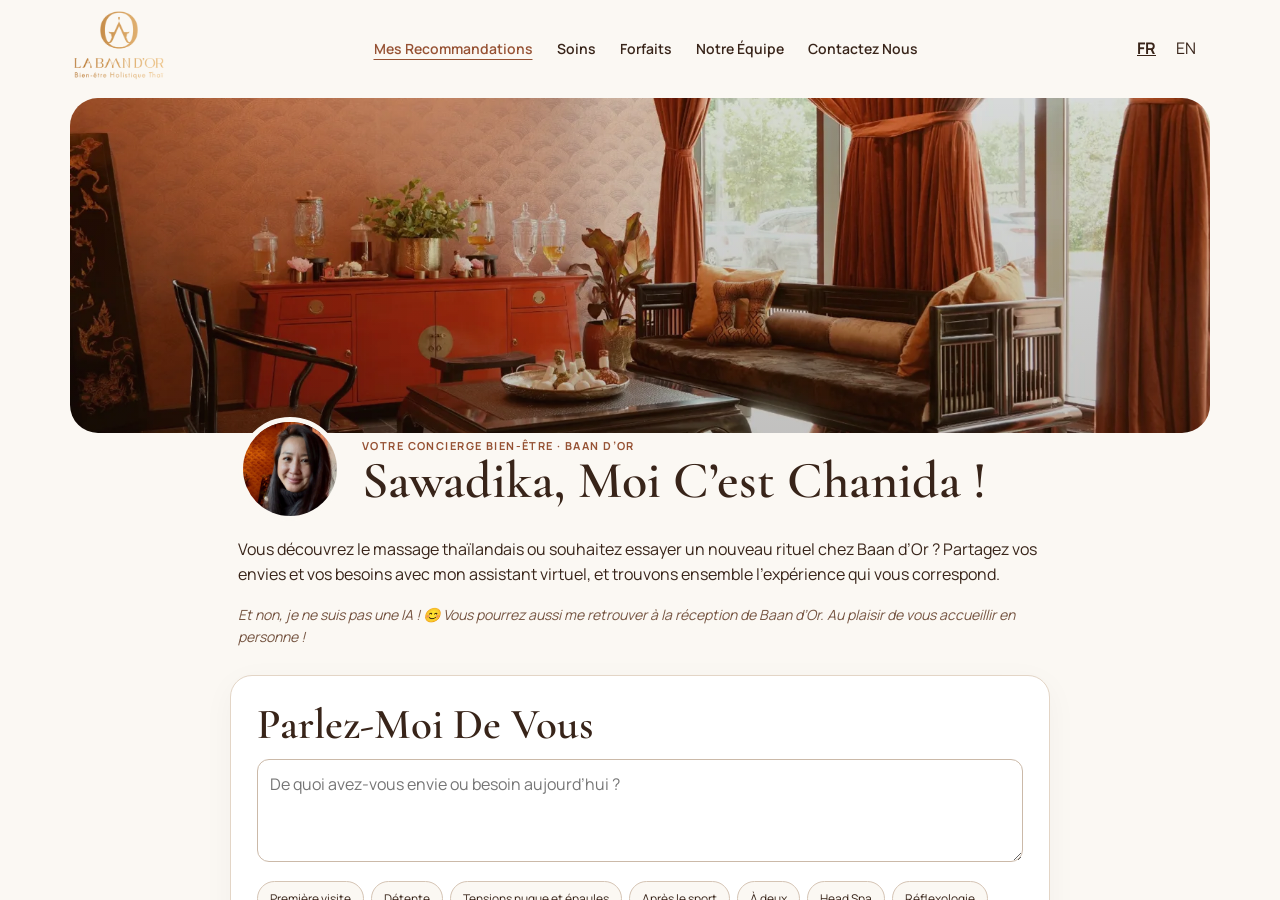
<file: index.html>
<!doctype html><html lang="fr"><meta charset="utf-8"><meta name="viewport" content="width=device-width,initial-scale=1"><meta name="robots" content="noindex,nofollow"><meta http-equiv="refresh" content="0; url=chanida/"><title>Baan d’Or – Chanida</title><a href="chanida/">Découvrir le concierge Baan d’Or</a></html>
</file>
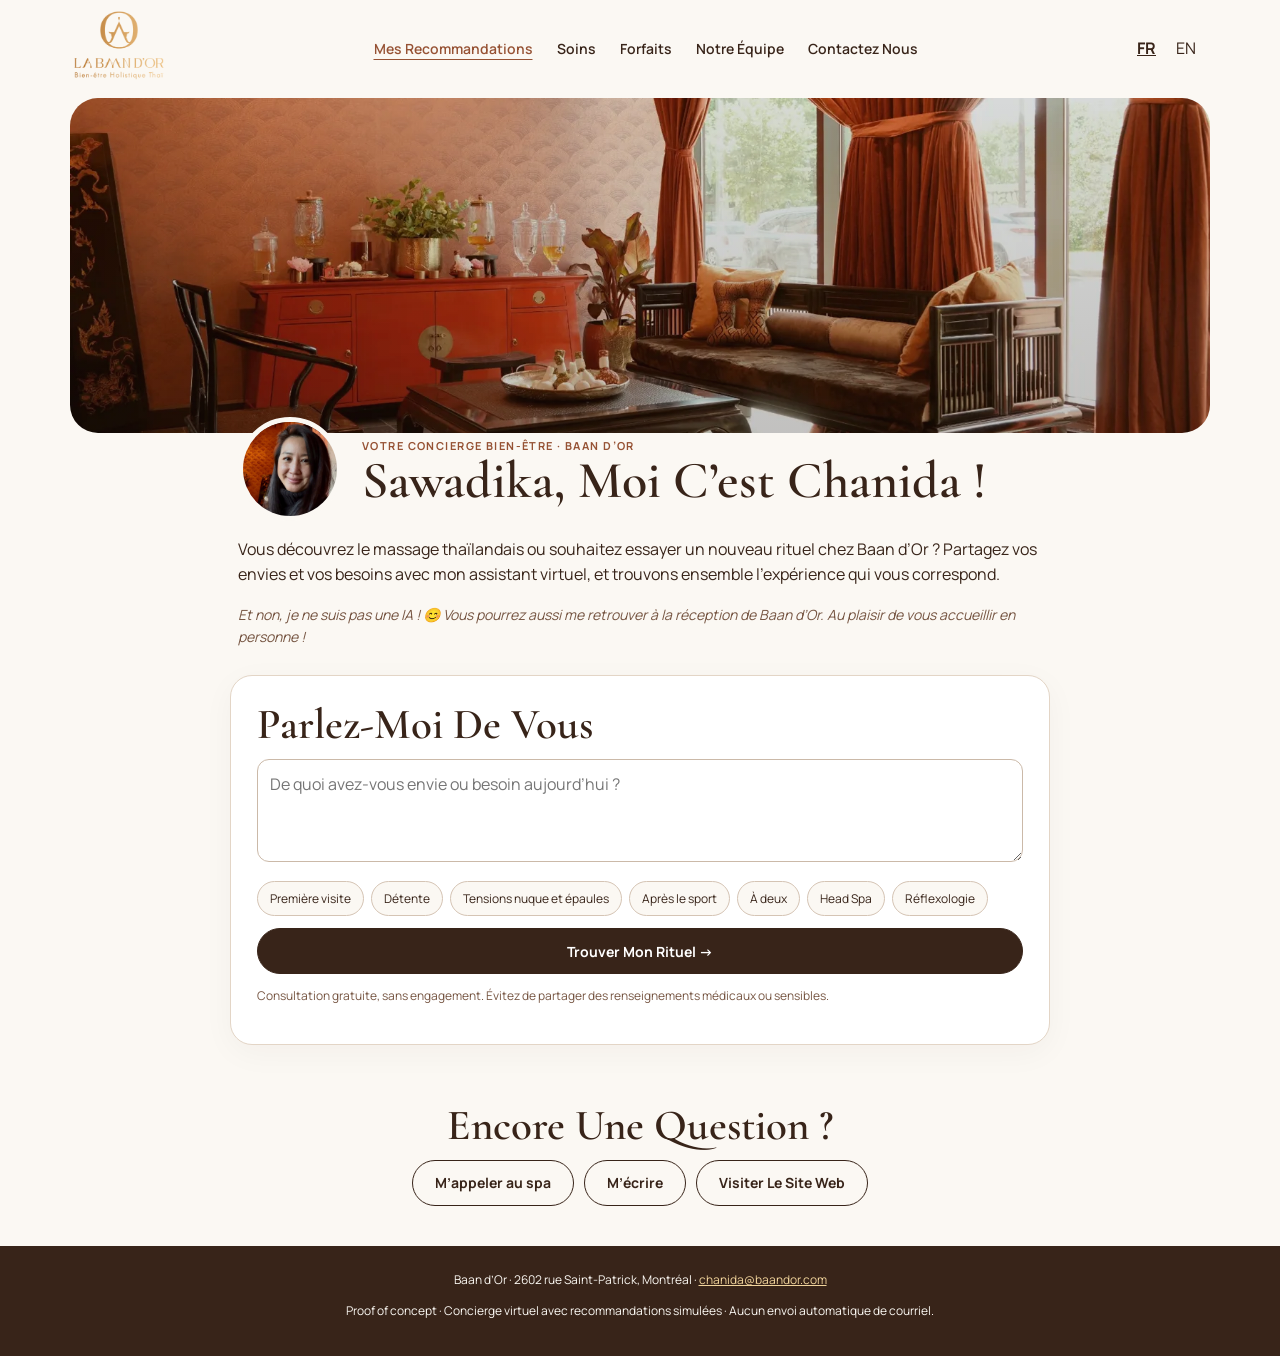
<file: chanida/index.html>
<!doctype html><html lang="fr"><head><meta charset="utf-8"><meta name="viewport" content="width=device-width,initial-scale=1"><meta name="robots" content="noindex,nofollow"><title>Avec Chanida | Baan d’Or</title><meta name="description" content="Trouvez votre rituel de bien-être thaïlandais avec Chanida, chez Baan d’Or à Montréal."><meta property="og:title" content="Trouvons Votre Rituel Ensemble | Baan d’Or"><meta property="og:description" content="Une consultation personnalisée avec le concierge virtuel de Chanida."><meta property="og:image" content="https://chantastic514.github.io/baandor-ai-concierge/assets/social.jpg"><link rel="stylesheet" href="https://fonts.googleapis.com/css2?family=Cormorant+Garamond:wght@500;600&family=Manrope:wght@400;500;600;700&display=swap"><link rel="stylesheet" href="../concierge.css?v=22"><script defer src="../catalogue.js"></script><script defer src="../concierge.js?v=22"></script></head><body><header><a href="https://chantastic514.github.io/baandorv2/" aria-label="Baan d’Or"><img src="../assets/logo.webp" alt="Baan d’Or"></a><nav class="concierge-nav" aria-label="Navigation principale"><a id="navRecommendations" href="#consult" aria-current="page">Mes Recommandations</a><a id="navTreatments" href="https://chantastic514.github.io/baandorv2/treatments.html">Soins</a><a id="navPackages" href="https://chantastic514.github.io/baandorv2/packages.html">Forfaits</a><a id="navTeam" href="https://chantastic514.github.io/baandorv2/notre-equipe.html">Notre Équipe</a><a id="navContact" href="https://chantastic514.github.io/baandorv2/contact.html">Contactez Nous</a></nav><div class="languages"><button id="fr" class="language" aria-pressed="true">FR</button><button id="en" class="language" aria-pressed="false">EN</button></div></header><main><div class="cover" role="img" aria-label="Baan d’Or Montréal"></div><section class="intro"><div class="profile"><img src="../assets/chanida.jpg" alt="Chanida"><div><p class="eyebrow" id="role"></p><h1 id="greeting"></h1></div></div><p id="intro"></p><p class="note" id="human"></p></section><section class="consult" id="consult"><h2 id="question"></h2><form id="consultForm"><label class="sr" for="needs" id="needLabel"></label><textarea id="needs" rows="3" maxlength="1000"></textarea><div id="chips" class="chips"></div><input type="hidden" id="visit" value="0"><input type="hidden" id="pressure" value="0"><input type="hidden" id="party" value="0"><div id="followup" class="followup" hidden aria-live="polite"></div><button class="btn" id="submit" type="submit"></button><p class="small" id="privacy"></p></form></section><section id="results" hidden aria-live="polite"><h2 id="resultsTitle"></h2><p id="summary"></p><div class="chips" id="tags"></div><div id="cards" class="cards"></div><div id="extra"></div><section class="capture"><div class="room" role="img" aria-label="Intérieur Baan d’Or"></div><form id="emailForm"><h2 id="emailTitle"></h2><p id="emailIntro"></p><label><span id="nameLabel"></span><input id="firstName" autocomplete="given-name" required></label><label><span id="emailLabel"></span><input id="email" type="email" autocomplete="email" required></label><label class="check"><input type="checkbox" id="marketing"><span id="marketingLabel"></span></label><button class="btn" id="emailSubmit"></button><p class="small" id="emailStatus" role="status"></p><p class="note" id="sign"></p></form></section></section><section class="contact"><h2 id="contactTitle"></h2><div class="actions"><a class="btn outline" href="tel:+14383802229" id="phone"></a><a class="btn outline" href="mailto:chanida@baandor.com" id="write"></a><a class="btn outline" href="https://chantastic514.github.io/baandorv2/" id="website"></a></div></section></main><footer>Baan d’Or · 2602 rue Saint-Patrick, Montréal · <a href="mailto:chanida@baandor.com">chanida@baandor.com</a><p id="demo"></p></footer></body></html>
</file>
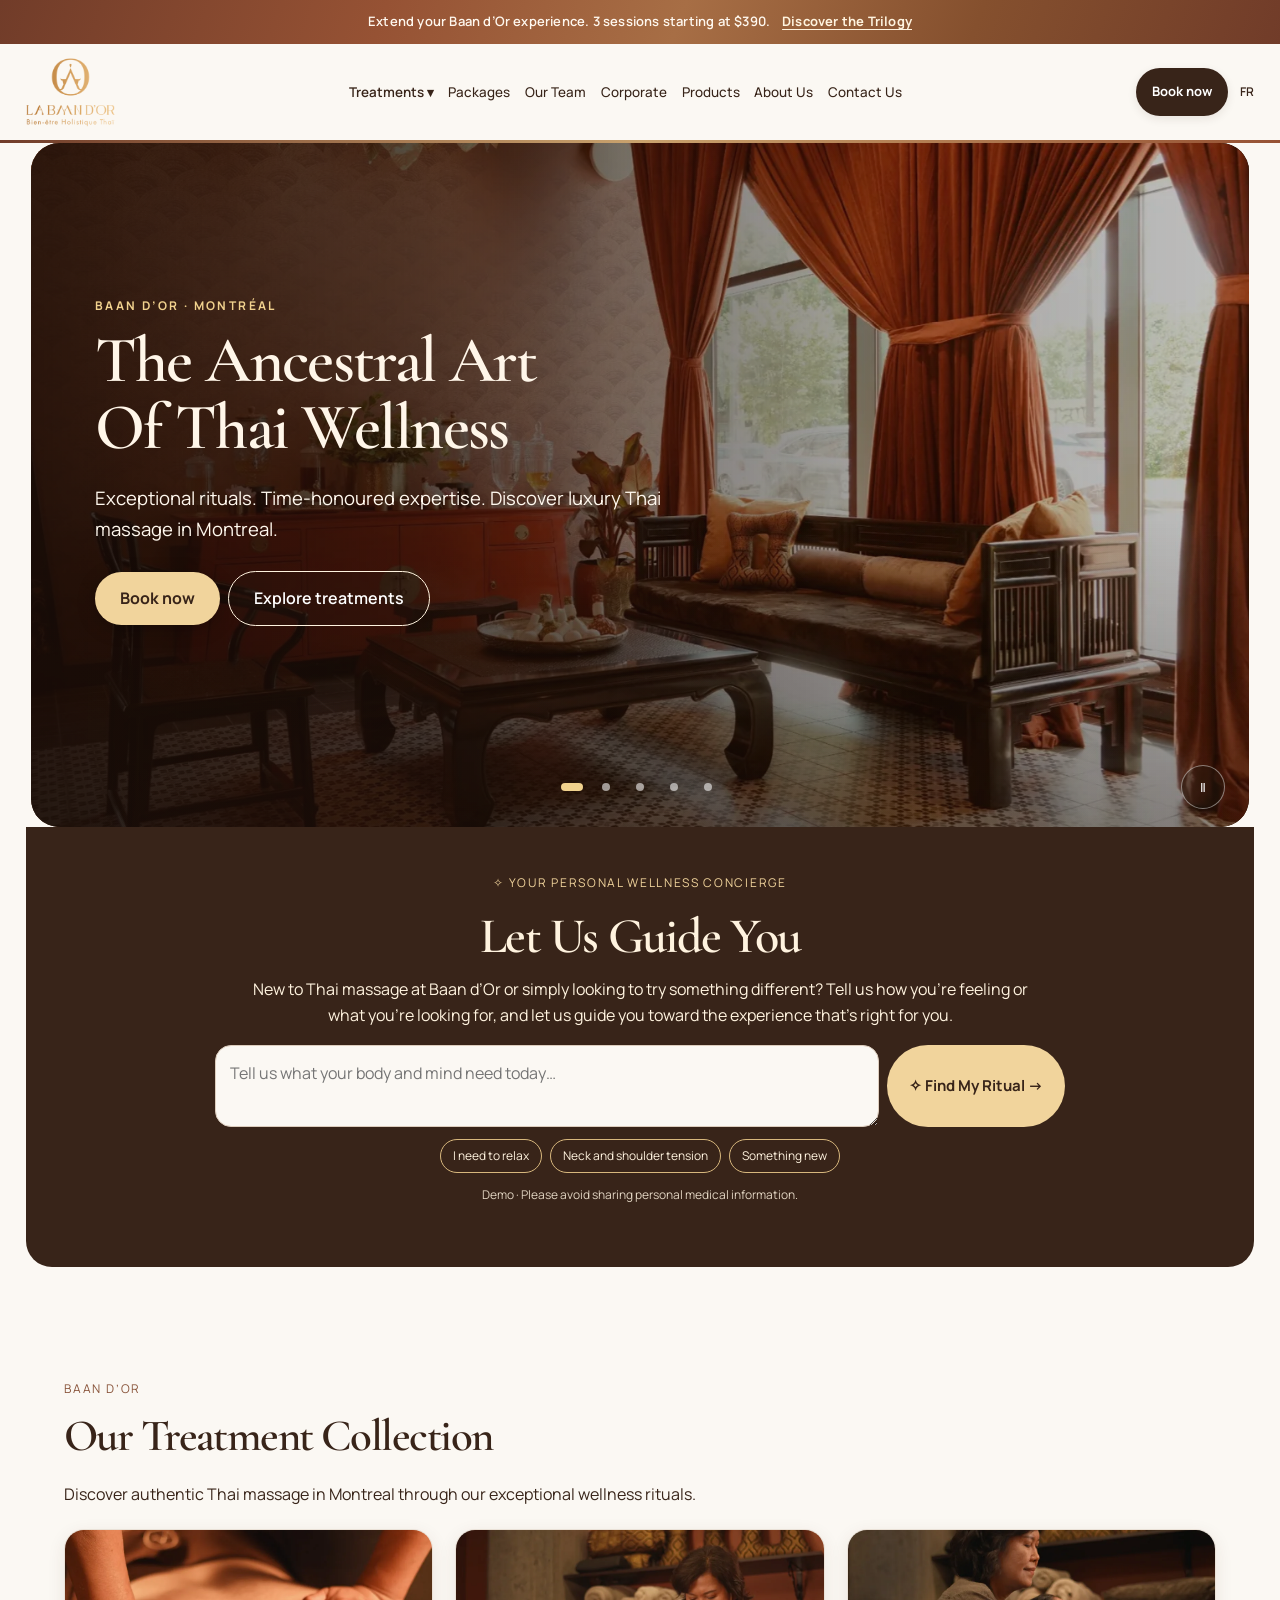
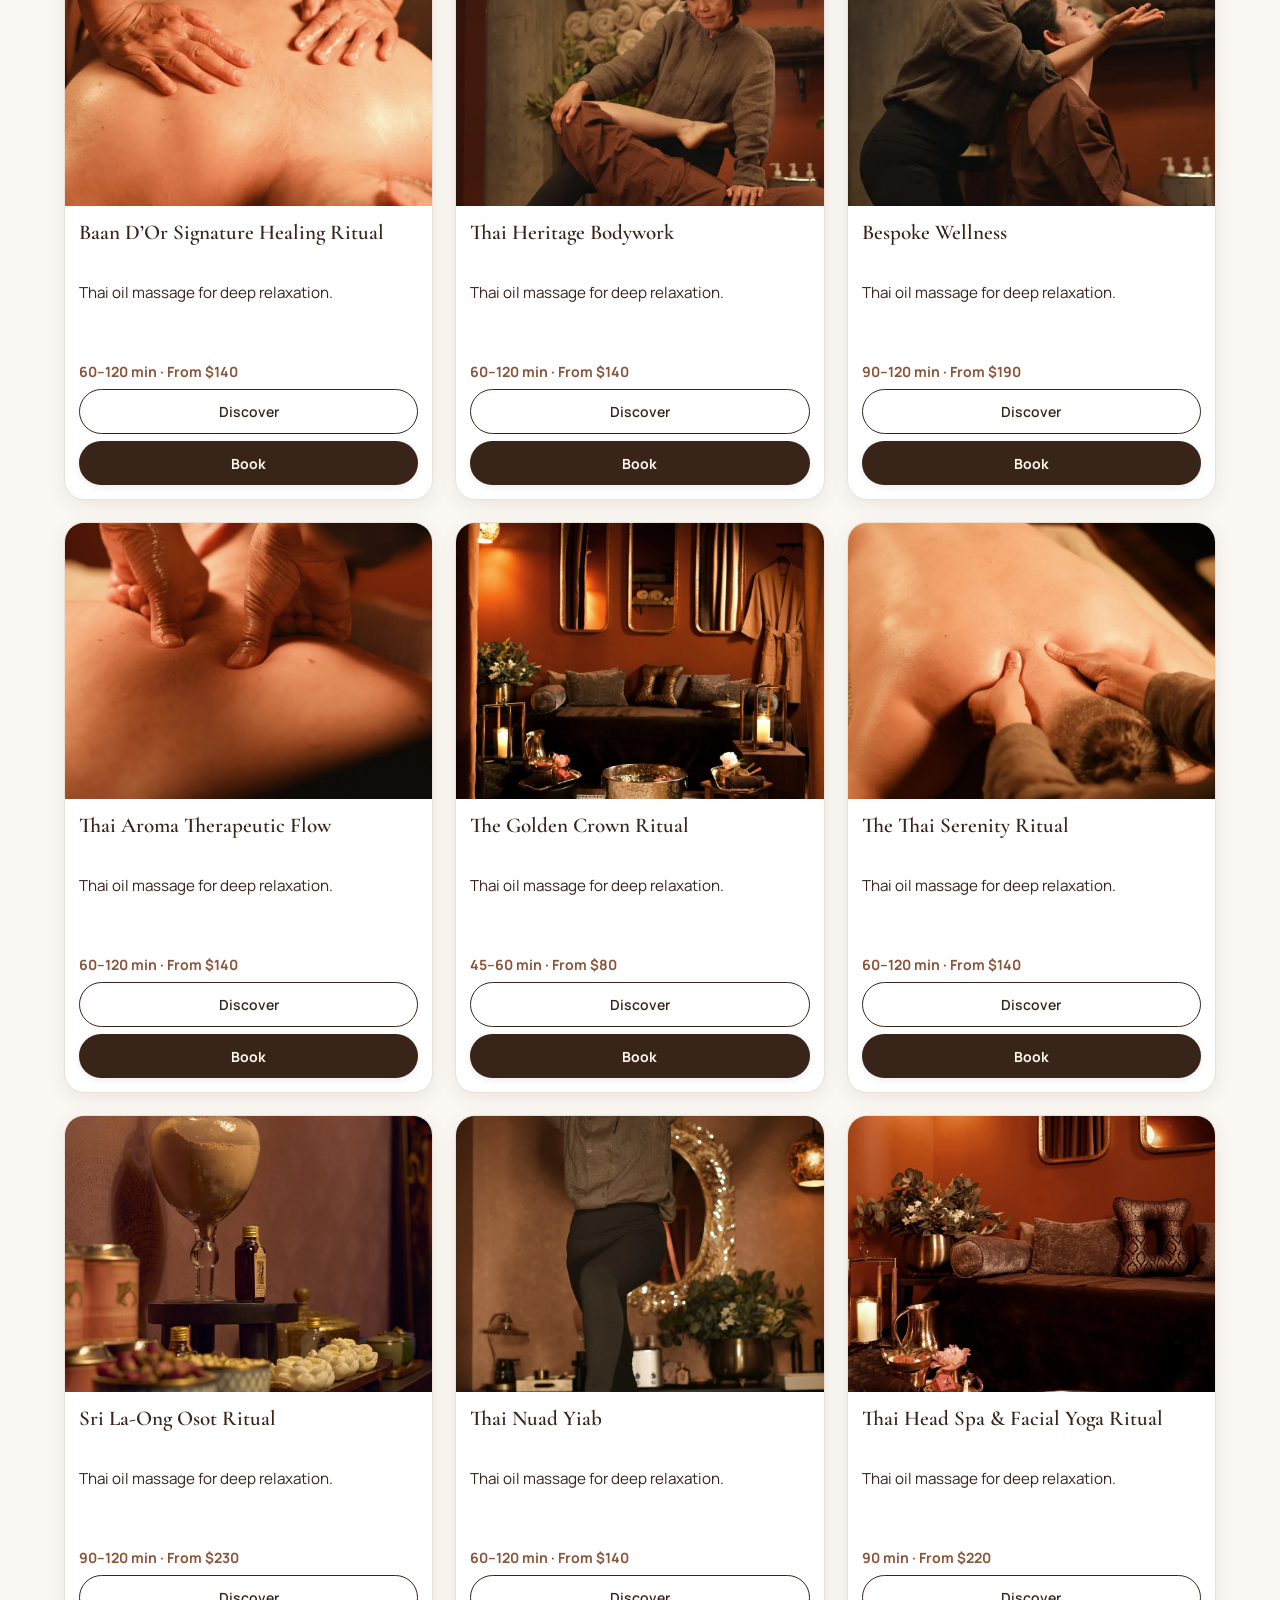
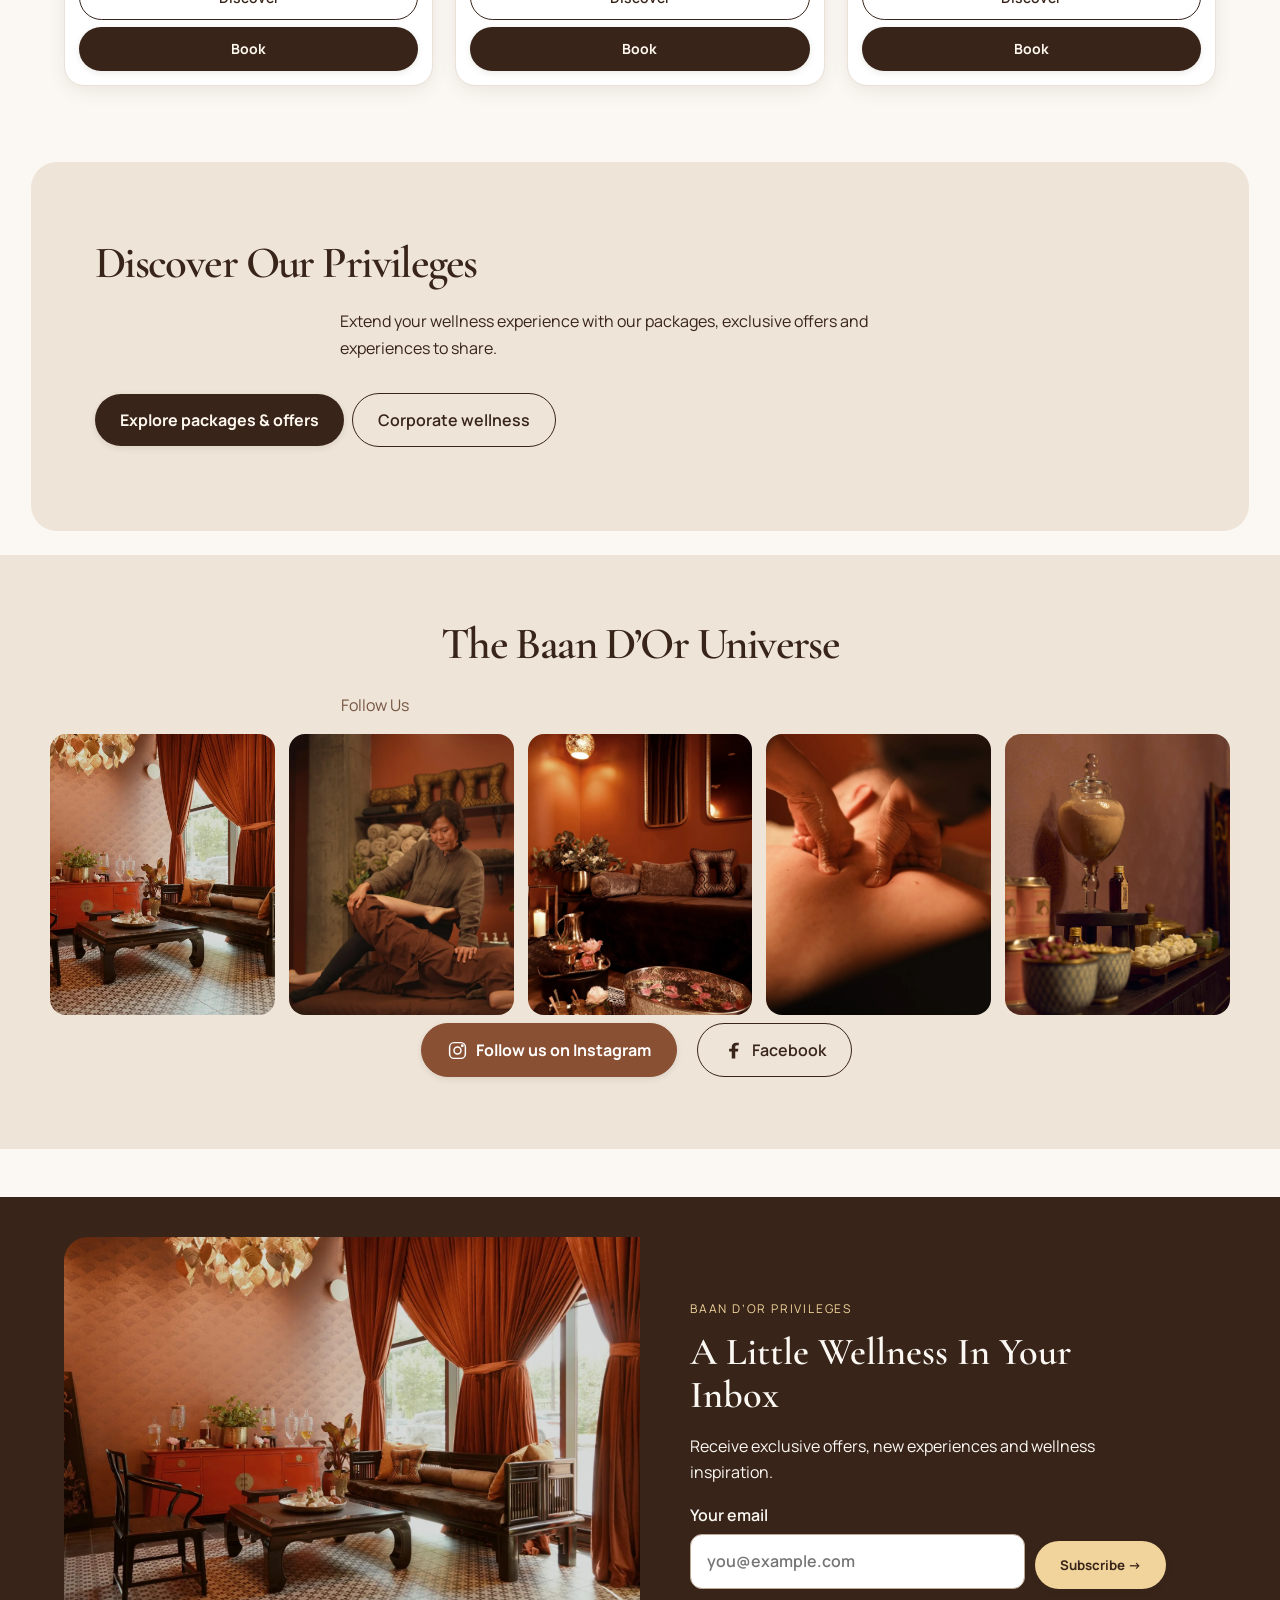
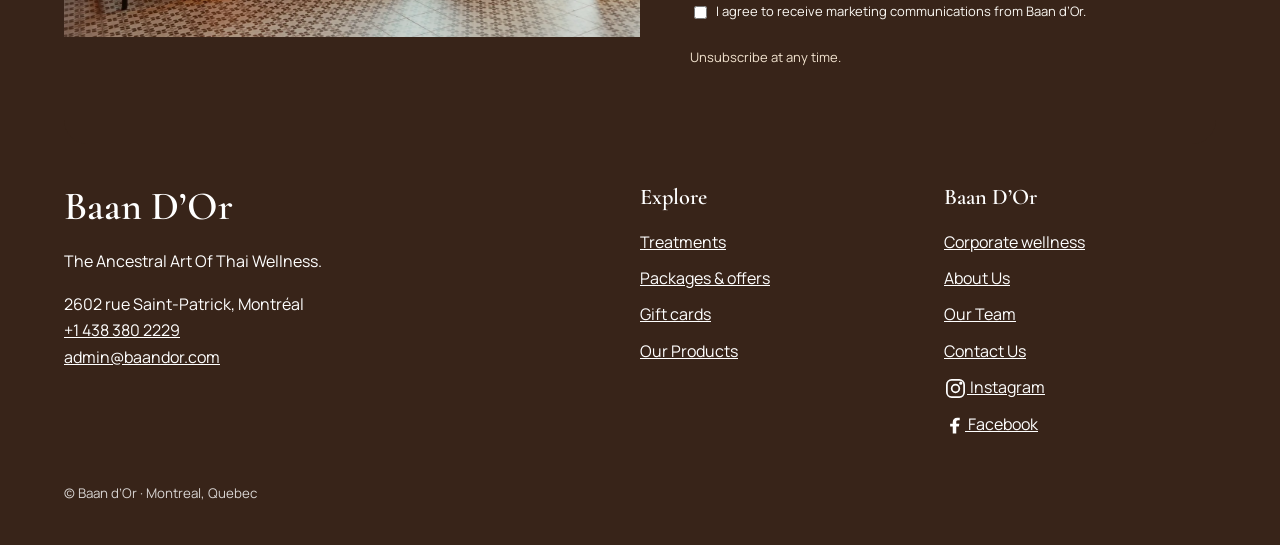
<file: en/index.html>
<!DOCTYPE html>

<html lang="en"><head><meta charset="utf-8"/><meta content="width=device-width, initial-scale=1" name="viewport"/><title>Luxury Thai spa &amp; massage in Montreal | Baan d’Or</title><meta content="Discover Thai massage and wellness rituals at Baan d’Or in Montreal. Book your treatment or explore our packages." name="description"/><meta content="noindex,nofollow" name="robots"/><link href="https://baandor.com/en/" rel="canonical"/><link href="https://baandor.com/" hreflang="fr-CA" rel="alternate"/><link href="https://baandor.com/en/" hreflang="en-CA" rel="alternate"/><meta content="Luxury Thai spa &amp; massage in Montreal | Baan d’Or" property="og:title"/><meta content="Discover Thai massage and wellness rituals at Baan d’Or in Montreal. Book your treatment or explore our packages." property="og:description"/><meta content="https://baandor.com/assets/social.jpg" property="og:image"/><meta content="1200" property="og:image:width"/><meta content="630" property="og:image:height"/><meta content="Baan d’Or spa lounge" property="og:image:alt"/><meta content="https://baandor.com/en/" property="og:url"/><meta content="website" property="og:type"/><meta content="en_CA" property="og:locale"/><meta content="summary_large_image" name="twitter:card"/><link href="https://fonts.googleapis.com" rel="preconnect"/><link crossorigin="" href="https://fonts.gstatic.com" rel="preconnect"/><link href="https://fonts.googleapis.com/css2?family=Cormorant+Garamond:wght@500;600&amp;family=Manrope:wght@400;500;600;700&amp;display=swap" rel="stylesheet"/><link href="../v14-base.css?v=16" rel="stylesheet"/><script defer="" src="../analytics.js?v=16"></script><script defer="" src="../forms-v11.js?v=16"></script><script defer="" src="quick-data.js?v=18"></script><script defer="" src="../v13.js?v=18"></script><script type="application/ld+json">{"@context": "https://schema.org", "@graph": [{"@type": "DaySpa", "@id": "https://baandor.com/#spa", "name": "Baan d’Or", "url": "https://baandor.com/", "telephone": "+1-438-380-2229", "address": {"@type": "PostalAddress", "streetAddress": "2602 rue Saint-Patrick", "addressLocality": "Montréal", "addressRegion": "QC", "addressCountry": "CA"}, "image": "https://baandor.com/assets/social.jpg", "sameAs": ["https://www.facebook.com/profile.php?id=61591302726069", "https://www.instagram.com/la_baan_d_or/", "https://www.fresha.com/a/la-baan-dor-montreal-montreal-2602-rue-saint-patrick-btpmv1n1"]}, {"@type": "WebPage", "@id": "https://baandor.com/en/#webpage", "url": "https://baandor.com/en/", "name": "Luxury Thai spa & massage in Montreal | Baan d’Or", "description": "Discover Thai massage and wellness rituals at Baan d’Or in Montreal. Book your treatment or explore our packages.", "inLanguage": "en-CA", "about": {"@id": "https://baandor.com/#spa"}}]}</script><link href="../v15-layout.css?v=16" rel="stylesheet"/><link href="../v16.css?v=16" rel="stylesheet"/><link href="../v17.css?v=17-ready" rel="stylesheet"/><link rel="stylesheet" href="../v18.css?v=18"/><script defer src="../v18.js?v=18"></script></head><body><header><a class="promo" href="https://www.fresha.com/a/la-baan-dor-montreal-montreal-2602-rue-saint-patrick-btpmv1n1/packages" rel="noopener noreferrer" target="_blank"><span class="">Extend your Baan d’Or experience. 3 sessions starting at $390.</span><span class="promo-cta">Discover the Trilogy</span></a><nav><a class="logo" href="index.html"><img alt="La Baan d’Or – Thai holistic wellness" decoding="async" height="74" src="../assets/logo.webp" width="96"/></a><div class="nav-menu" id="nav-menu"><details class="treatment-menu"><summary><span class="">Treatments</span></summary><div class="treatment-dropdown"><a href="treatments.html"><span class="">All treatments</span></a><a href="treatment-1.html"><span class="">Baan d’Or Signature Healing Ritual</span></a><a href="treatment-2.html"><span class="">Thai Heritage Bodywork</span></a><a href="treatment-3.html"><span class="">Bespoke Wellness</span></a><a href="treatment-4.html"><span class="">Thai Aroma Therapeutic Flow</span></a><a href="treatment-5.html"><span class="">The Golden Crown Ritual</span></a><a href="treatment-6.html"><span class="">The Thai Serenity Ritual</span></a><a href="treatment-7.html"><span class="">Sri La-Ong Osot Ritual</span></a><a href="treatment-8.html"><span class="">Thai Nuad Yiab</span></a><a href="treatment-9.html"><span class="">Thai Head Spa &amp; Facial Yoga Ritual</span></a></div></details><a class="navlink" href="packages.html">Packages</a><a class="navlink" href="our-team.html">Our Team</a><a class="navlink" href="corporate.html">Corporate</a><a class="navlink" href="products.html">Products</a><a class="navlink" href="about-us.html">About Us</a><a class="navlink" href="contact.html">Contact Us</a></div><a class="btn" href="https://www.fresha.com/a/la-baan-dor-montreal-montreal-2602-rue-saint-patrick-btpmv1n1/booking?menu=true&amp;share=true&amp;pId=3010365&amp;dppub=true" rel="noopener noreferrer" target="_blank"><span class="">Book now</span></a><a class="lang-switch" href="../index.html" hreflang="fr" lang="fr">FR</a><button aria-controls="nav-menu" aria-expanded="false" class="mobile-menu" type="button"><span class="">Menu</span> <span aria-hidden="true">☰</span></button></nav></header><main><div aria-label="Baan d’Or offers / Offres Baan d’Or" class="hero-frame" role="region"><div class="hero" data-slide="0" style="--mobile-position:center"><div class="copy"><p class="eyebrow">BAAN D’OR · MONTRÉAL</p><h1><span class="">The ancestral art of Thai wellness</span></h1><p><span class="">Exceptional rituals. Time-honoured expertise. Discover luxury Thai massage in Montreal.</span></p><a class="btn" href="https://www.fresha.com/a/la-baan-dor-montreal-montreal-2602-rue-saint-patrick-btpmv1n1/booking?menu=true&amp;share=true&amp;pId=3010365&amp;dppub=true" rel="noopener noreferrer" target="_blank"><span class="">Book now</span></a><a class="btn secondary" href="treatments.html"><span class="">Explore treatments</span></a></div><img alt="L’art ancestral du bien-être thaïlandais" decoding="async" fetchpriority="high" height="1066" loading="eager" src="../assets/photo-0.webp" width="1600"/></div><div class="hero" data-slide="1" hidden="" style="--mobile-position:center"><div class="copy"><p class="eyebrow">BAAN D’OR · MONTRÉAL</p><h2><span class="">The Golden Welcome</span></h2><p><span class="">30 complimentary minutes: enjoy 90 minutes for the price of 60 on your first visit. Choose Baan d’Or Signature Healing Ritual or Thai Heritage Bodywork.</span></p><a class="btn" href="tel:+14383802229">Call us</a></div><img alt="L’Initiation Dorée" decoding="async" height="1600" loading="lazy" src="../assets/photo-1.webp" width="1066"/></div><div class="hero" data-slide="2" hidden="" style="--mobile-position:center"><div class="copy"><p class="eyebrow">BAAN D’OR · MONTRÉAL</p><h2><span class="">Loyalty Privilege</span></h2><p><span class="">9 visits. Your 10th is complimentary: enjoy a 90-minute session.</span></p><a class="btn" href="https://www.fresha.com/a/la-baan-dor-montreal-montreal-2602-rue-saint-patrick-btpmv1n1/booking?menu=true&amp;share=true&amp;pId=3010365&amp;dppub=true" rel="noopener noreferrer" target="_blank"><span class="">Book my next treatment</span></a></div><img alt="Privilège Fidélité" decoding="async" height="1600" loading="lazy" src="../assets/photo-2.webp" width="1066"/></div><div class="hero" data-slide="3" hidden="" style="--mobile-position:center"><div class="copy"><p class="eyebrow">BAAN D’OR · MONTRÉAL</p><h2><span class="">Bespoke Duo Essence</span></h2><p><span class="">2 treatments for one guest · 90 minutes · $190. Create your own Thai massage ritual.</span></p><a class="btn" href="https://www.fresha.com/a/la-baan-dor-montreal-montreal-2602-rue-saint-patrick-btpmv1n1/booking?menu=true&amp;share=true&amp;pId=3010365&amp;dppub=true" rel="noopener noreferrer" target="_blank"><span class="">Customize my ritual</span></a></div><img alt="L’Essence Duo sur mesure" decoding="async" height="1600" loading="lazy" src="../assets/photo-3.webp" width="1066"/></div><div class="hero" data-slide="4" hidden="" style="--mobile-position:60% center"><div class="copy"><p class="eyebrow">BAAN D’OR · MONTRÉAL</p><h2><span class="">The Baan d’Or Trilogy</span></h2><p>Make wellness a way of life. Choose three 60-minute or three 90-minute sessions, starting at $390.</p><a class="btn" href="https://www.fresha.com/a/la-baan-dor-montreal-montreal-2602-rue-saint-patrick-btpmv1n1/packages" rel="noopener noreferrer" target="_blank">Explore the Trilogy</a></div><img alt="La Trilogie Baan d’Or" decoding="async" height="1600" loading="lazy" src="../assets/photo-4.webp" width="1066"/></div><div aria-label="Choose a hero banner / Choisir une bannière" class="controls"><button aria-current="true" aria-label="Hero 1 / Bannière 1" data-dot="" onclick="slide(0)" type="button"></button><button aria-current="false" aria-label="Hero 2 / Bannière 2" data-dot="" onclick="slide(1)" type="button"></button><button aria-current="false" aria-label="Hero 3 / Bannière 3" data-dot="" onclick="slide(2)" type="button"></button><button aria-current="false" aria-label="Hero 4 / Bannière 4" data-dot="" onclick="slide(3)" type="button"></button><button aria-current="false" aria-label="Hero 5 / Bannière 5" data-dot="" onclick="slide(4)" type="button"></button><button aria-label="Pause background motion" aria-pressed="false" class="motion" id="motion-toggle" onclick="toggleMotion()" title="Pause / Pause animation" type="button">Ⅱ</button></div></div><section><p class="eyebrow">BAAN D’OR</p><h2><span class="">Our treatment collection</span></h2><p class="v17-collection-intro">Discover authentic Thai massage in Montreal through our exceptional wellness rituals.</p><div class="grid"><article class="tile v17-treatment-card"><div class="v16-media card-media"><img alt="Massage thaïlandais signature et aromathérapie" decoding="async" height="1600" loading="lazy" src="../assets/photo-3.webp" width="1066"/></div><div><h3><span class="">Baan d’Or Signature Healing Ritual</span></h3><p class="v17-card-description">Thai oil massage for deep relaxation.</p><p class="card-price">60–120 min · From $140</p><a class="btn secondary" data-quick-view="1" href="treatment-1.html"><span class="">Discover</span></a><a class="btn" href="https://www.fresha.com/a/la-baan-dor-montreal-montreal-2602-rue-saint-patrick-btpmv1n1/booking?menu=true&amp;share=true&amp;pId=3010365&amp;dppub=true&amp;offerItems=sv%3A28000600" rel="noopener noreferrer" target="_blank"><span class="">Book</span></a></div></article><article class="tile v17-treatment-card"><div class="v16-media card-media"><img alt="Massage traditionnel thaïlandais" decoding="async" height="1600" loading="lazy" src="../assets/photo-4.webp" width="1066"/></div><div><h3><span class="">Thai Heritage Bodywork</span></h3><p class="v17-card-description">Thai oil massage for deep relaxation.</p><p class="card-price">60–120 min · From $140</p><a class="btn secondary" data-quick-view="1" href="treatment-2.html"><span class="">Discover</span></a><a class="btn" href="https://www.fresha.com/a/la-baan-dor-montreal-montreal-2602-rue-saint-patrick-btpmv1n1/booking?menu=true&amp;share=true&amp;pId=3010365&amp;dppub=true&amp;offerItems=sv%3A28000664" rel="noopener noreferrer" target="_blank"><span class="">Book</span></a></div></article><article class="tile v17-treatment-card"><div class="v16-media card-media"><img alt="Massage personnalisé" decoding="async" height="1600" loading="lazy" src="../assets/photo-5.webp" width="1066"/></div><div><h3><span class="">Bespoke Wellness</span></h3><p class="v17-card-description">Thai oil massage for deep relaxation.</p><p class="card-price">90–120 min · From $190</p><a class="btn secondary" data-quick-view="1" href="treatment-3.html"><span class="">Discover</span></a><a class="btn" href="https://www.fresha.com/a/la-baan-dor-montreal-montreal-2602-rue-saint-patrick-btpmv1n1/booking?menu=true&amp;share=true&amp;pId=3010365&amp;dppub=true" rel="noopener noreferrer" target="_blank"><span class="">Book</span></a></div></article><article class="tile v17-treatment-card"><div class="v16-media card-media"><img alt="Massage thaïlandais aux huiles aromatiques" decoding="async" height="1600" loading="lazy" src="../assets/photo-8.webp" width="1066"/></div><div><h3><span class="">Thai Aroma Therapeutic Flow</span></h3><p class="v17-card-description">Thai oil massage for deep relaxation.</p><p class="card-price">60–120 min · From $140</p><a class="btn secondary" data-quick-view="1" href="treatment-4.html"><span class="">Discover</span></a><a class="btn" href="https://www.fresha.com/a/la-baan-dor-montreal-montreal-2602-rue-saint-patrick-btpmv1n1/booking?menu=true&amp;share=true&amp;pId=3010365&amp;dppub=true&amp;offerItems=sv%3A28000398" rel="noopener noreferrer" target="_blank"><span class="">Book</span></a></div></article><article class="tile v17-treatment-card"><div class="v16-media card-media"><img alt="Head Spa thaïlandais aux herbes et massage du cuir chevelu" decoding="async" height="1600" loading="lazy" src="../assets/photo-1.webp" width="1066"/></div><div><h3><span class="">The Golden Crown Ritual</span></h3><p class="v17-card-description">Thai oil massage for deep relaxation.</p><p class="card-price">45–60 min · From $80</p><a class="btn secondary" data-quick-view="1" href="treatment-5.html"><span class="">Discover</span></a><a class="btn" href="https://www.fresha.com/a/la-baan-dor-montreal-montreal-2602-rue-saint-patrick-btpmv1n1/booking?menu=true&amp;share=true&amp;pId=3010365&amp;dppub=true" rel="noopener noreferrer" target="_blank"><span class="">Book</span></a></div></article><article class="tile v17-treatment-card"><div class="v16-media card-media"><img alt="Massage thaïlandais de la tête, de la nuque et des épaules" decoding="async" height="1600" loading="lazy" src="../assets/photo-10.webp" width="1066"/></div><div><h3><span class="">The Thai Serenity Ritual</span></h3><p class="v17-card-description">Thai oil massage for deep relaxation.</p><p class="card-price">60–120 min · From $140</p><a class="btn secondary" data-quick-view="1" href="treatment-6.html"><span class="">Discover</span></a><a class="btn" href="https://www.fresha.com/a/la-baan-dor-montreal-montreal-2602-rue-saint-patrick-btpmv1n1/booking?menu=true&amp;share=true&amp;pId=3010365&amp;dppub=true" rel="noopener noreferrer" target="_blank"><span class="">Book</span></a></div></article><article class="tile v17-treatment-card"><div class="v16-media card-media"><img alt="Rituel traditionnel de bien-être thaïlandais" decoding="async" height="1600" loading="lazy" src="../assets/photo-7.webp" width="1066"/></div><div><h3><span class="">Sri La-Ong Osot Ritual</span></h3><p class="v17-card-description">Thai oil massage for deep relaxation.</p><p class="card-price">90–120 min · From $230</p><a class="btn secondary" data-quick-view="1" href="treatment-7.html"><span class="">Discover</span></a><a class="btn" href="https://www.fresha.com/a/la-baan-dor-montreal-montreal-2602-rue-saint-patrick-btpmv1n1/booking?menu=true&amp;share=true&amp;pId=3010365&amp;dppub=true&amp;offerItems=sv%3A28112658" rel="noopener noreferrer" target="_blank"><span class="">Book</span></a></div></article><article class="tile v17-treatment-card"><div class="v16-media card-media"><img alt="Massage thaïlandais avec les pieds" decoding="async" height="1600" loading="lazy" src="../assets/photo-9.webp" width="1066"/></div><div><h3><span class="">Thai Nuad Yiab</span></h3><p class="v17-card-description">Thai oil massage for deep relaxation.</p><p class="card-price">60–120 min · From $140</p><a class="btn secondary" data-quick-view="1" href="treatment-8.html"><span class="">Discover</span></a><a class="btn" href="https://www.fresha.com/a/la-baan-dor-montreal-montreal-2602-rue-saint-patrick-btpmv1n1/booking?menu=true&amp;share=true&amp;pId=3010365&amp;dppub=true&amp;offerItems=sv%3A28112671" rel="noopener noreferrer" target="_blank"><span class="">Book</span></a></div></article><article class="tile v17-treatment-card"><div class="v16-media card-media"><img alt="Spa capillaire et yoga du visage" decoding="async" height="1600" loading="lazy" src="../assets/photo-6.webp" width="1066"/></div><div><h3><span class="">Thai Head Spa &amp; Facial Yoga Ritual</span></h3><p class="v17-card-description">Thai oil massage for deep relaxation.</p><p class="card-price">90 min · From $220</p><a class="btn secondary" data-quick-view="1" href="treatment-9.html"><span class="">Discover</span></a><a class="btn" href="https://www.fresha.com/a/la-baan-dor-montreal-montreal-2602-rue-saint-patrick-btpmv1n1/booking?menu=true&amp;share=true&amp;pId=3010365&amp;dppub=true" rel="noopener noreferrer" target="_blank"><span class="">Book</span></a></div></article></div></section><section class="dark"><h2><span class="">Discover your privileges</span></h2><p class="privilege-intro">Extend your wellness experience with our packages, exclusive offers and experiences to share.</p><a class="btn" href="packages.html"><span class="">Explore packages &amp; offers</span></a><a class="btn secondary" href="corporate.html"><span class="">Corporate wellness</span></a></section><section class="v16-social"><h2><span class="">The Baan d’Or experience</span></h2><div class="gallery v16-gallery"><div class="v16-media gallery-media"><img alt="Spa lounge" decoding="async" height="1066" loading="lazy" src="../assets/photo-0.webp" width="1600"/></div><div class="v16-media gallery-media"><img alt="Thai assisted stretching" decoding="async" height="1600" loading="lazy" src="../assets/photo-4.webp" width="1066"/></div><div class="v16-media gallery-media"><img alt="Welcome foot ritual" decoding="async" height="1600" loading="lazy" src="../assets/photo-6.webp" width="1066"/></div><div class="v16-media gallery-media"><img alt="Thai massage close-up" decoding="async" height="1600" loading="lazy" src="../assets/photo-8.webp" width="1066"/></div><div class="v16-media gallery-media"><img alt="Thai botanical products" decoding="async" height="1600" loading="lazy" src="../assets/photo-7.webp" width="1066"/></div></div><p class="v16-social-caption">Step inside our world of Thai wellness.</p><div class="v16-social-actions"><a class="btn bronze" href="https://www.instagram.com/la_baan_d_or/" rel="noopener noreferrer" target="_blank"><svg aria-hidden="true" fill="none" height="21" stroke="currentColor" stroke-width="1.7" viewbox="0 0 24 24" width="21"><rect height="18" rx="5" width="18" x="3" y="3"></rect><circle cx="12" cy="12" r="4"></circle><circle cx="17.5" cy="6.5" fill="currentColor" r=".8"></circle></svg> Follow us on Instagram</a><a class="btn secondary" href="https://www.facebook.com/profile.php?id=61591302726069" rel="noopener noreferrer" target="_blank"><svg aria-hidden="true" fill="currentColor" height="21" viewbox="0 0 24 24" width="21"><path d="M14 21v-8h3l.5-3H14V8c0-1 .4-2 2-2h2V3h-3c-3 0-5 2-5 5v2H7v3h3v8z"></path></svg> Facebook</a></div></section></main><footer class="site-footer"><section aria-label="Newsletter" class="v11-news"><img alt="Baan d’Or lounge" decoding="async" height="1066" loading="lazy" src="../assets/photo-0.webp" width="1600"/><div class="v11-news-copy"><p class="eyebrow">BAAN D’OR PRIVILEGES</p><h2>A little wellness in your inbox</h2><p>Receive exclusive offers, new experiences and wellness inspiration.</p><form data-v11-preview=""><div class="v11-news-row"><label>Your email<input autocomplete="email" name="email" placeholder="you@example.com" required="" type="email"/></label><button class="btn" type="submit">Subscribe →</button></div><label class="v11-consent"><input name="consent" required="" type="checkbox"/>I agree to receive marketing communications from Baan d’Or.</label><p class="v11-note">Unsubscribe at any time.</p><p aria-live="polite" class="v11-status" role="status"></p></form></div></section><div class="footer-grid"><div><h2>Baan d’Or</h2><p><span class="">The ancestral art of Thai wellness.</span></p><p>2602 rue Saint-Patrick, Montréal<br/><a href="tel:+14383802229">+1 438 380 2229</a></p></div><div><h3><span class="">Explore</span></h3><a href="treatments.html"><span class="">Treatments</span></a><a href="packages.html"><span class="">Packages &amp; offers</span></a><a href="gift-cards.html"><span class="">Gift cards</span></a><a href="products.html">Our Products</a></div><div><h3><span class="">Baan d’Or</span></h3><a href="corporate.html"><span class="">Corporate wellness</span></a><a href="about-us.html">About Us</a><a href="our-team.html">Our Team</a><a href="contact.html">Contact Us</a><a href="https://www.instagram.com/la_baan_d_or/" rel="noopener noreferrer" target="_blank"><svg aria-hidden="true" fill="none" height="23" stroke="currentColor" stroke-width="1.8" viewbox="0 0 24 24" width="23"><rect height="18" rx="5" width="18" x="3" y="3"></rect><circle cx="12" cy="12" r="4"></circle><circle cx="17.5" cy="6.5" fill="currentColor" r=".8"></circle></svg> Instagram</a><a class="social-link" href="https://www.facebook.com/profile.php?id=61591302726069" rel="noopener noreferrer" target="_blank"><svg aria-hidden="true" fill="currentColor" height="21" viewbox="0 0 24 24" width="21"><path d="M14 21v-8h3l.5-3H14V8c0-1 .4-2 2-2h2V3h-3c-3 0-5 2-5 5v2H7v3h3v8z"></path></svg> Facebook</a></div></div><small>© Baan d’Or · <span class="">Montreal, Quebec</span></small></footer><script defer="" src="../site.js?v=16"></script><script defer src="../wellness-concierge.js?v=1"></script></body></html>
</file>
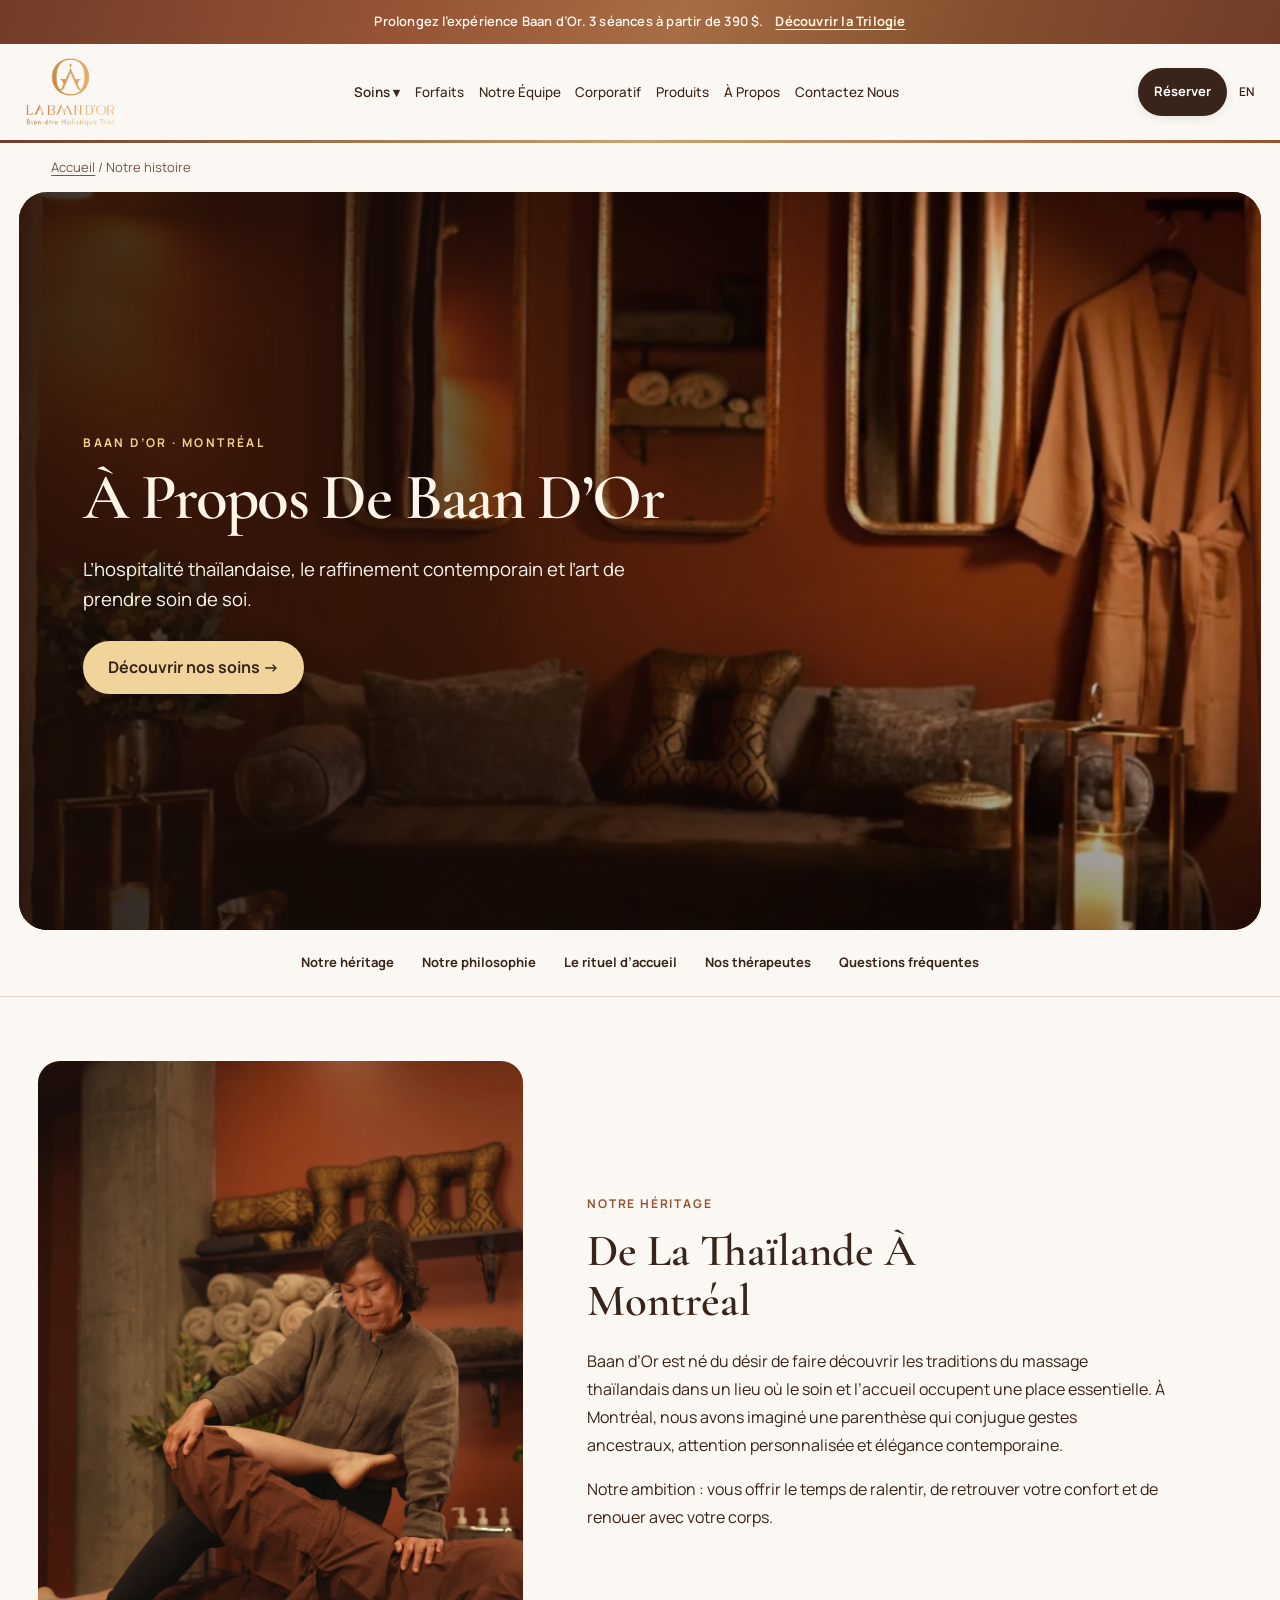
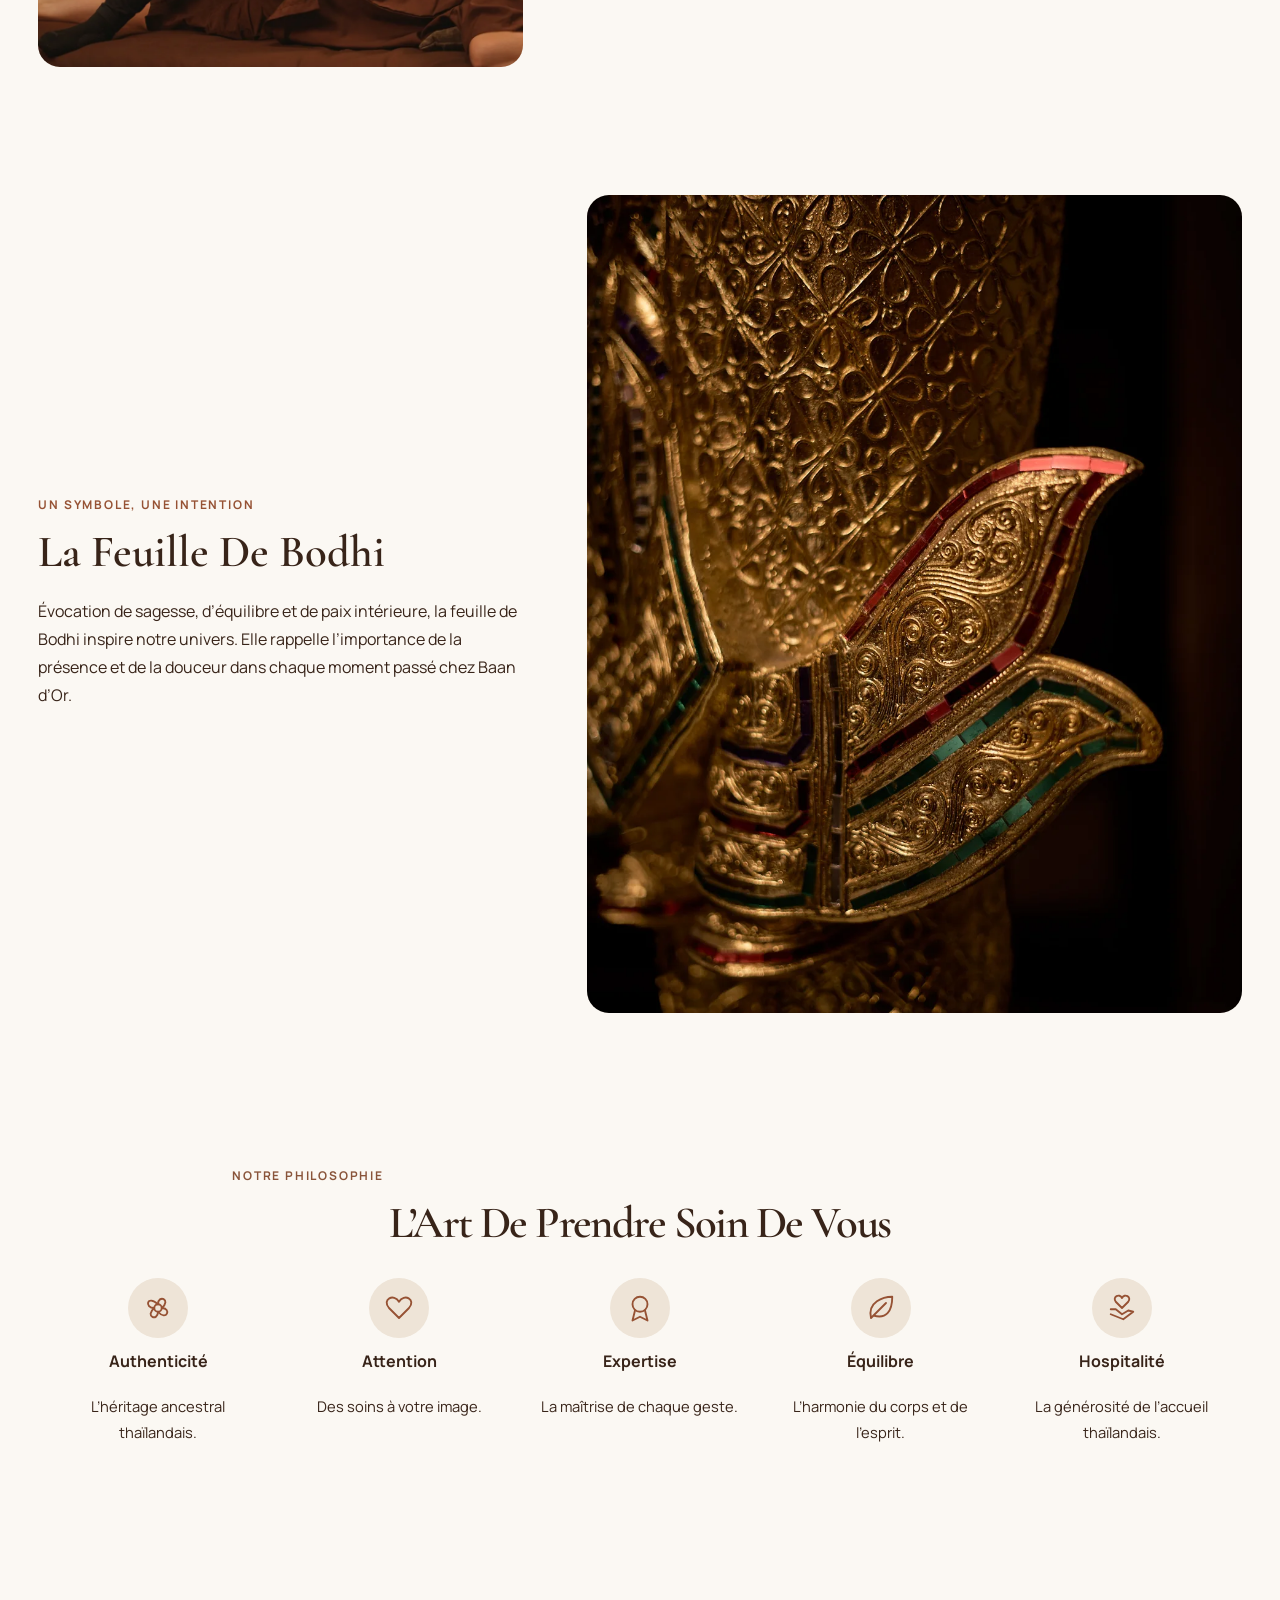
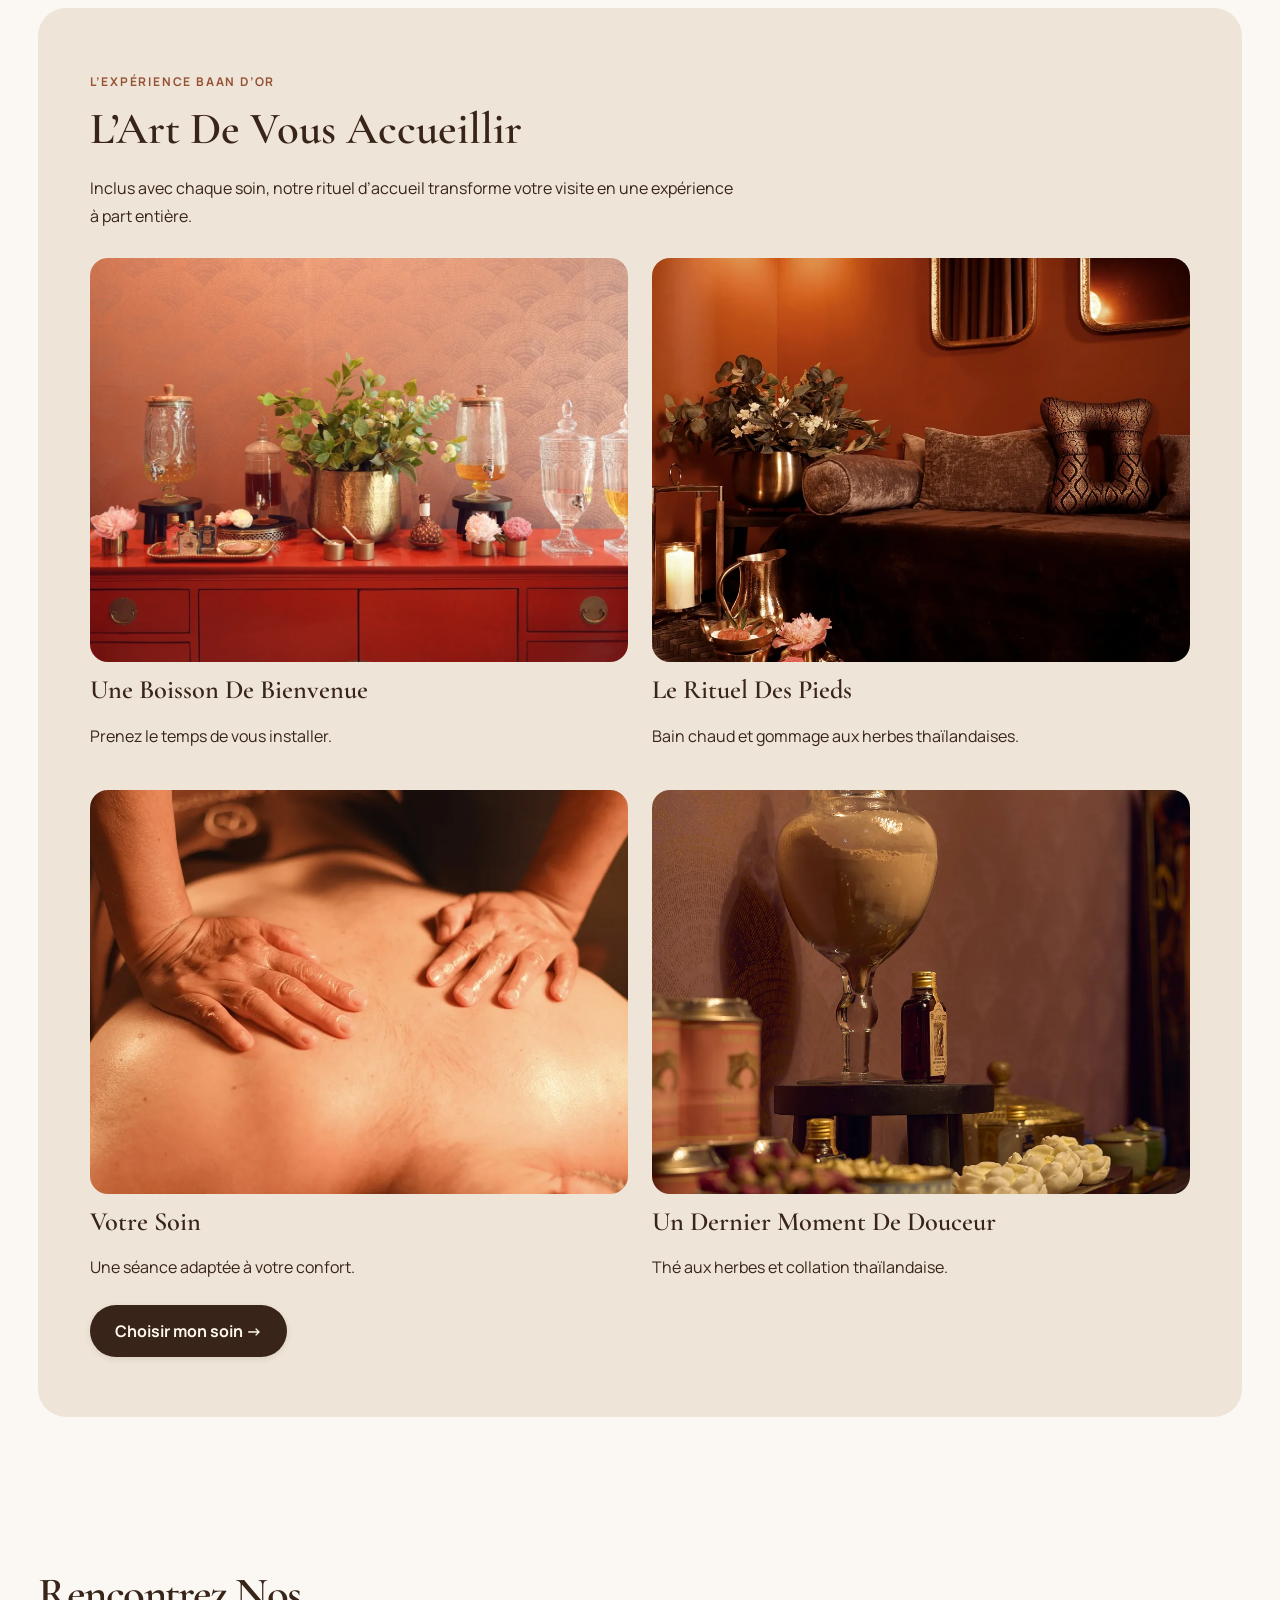
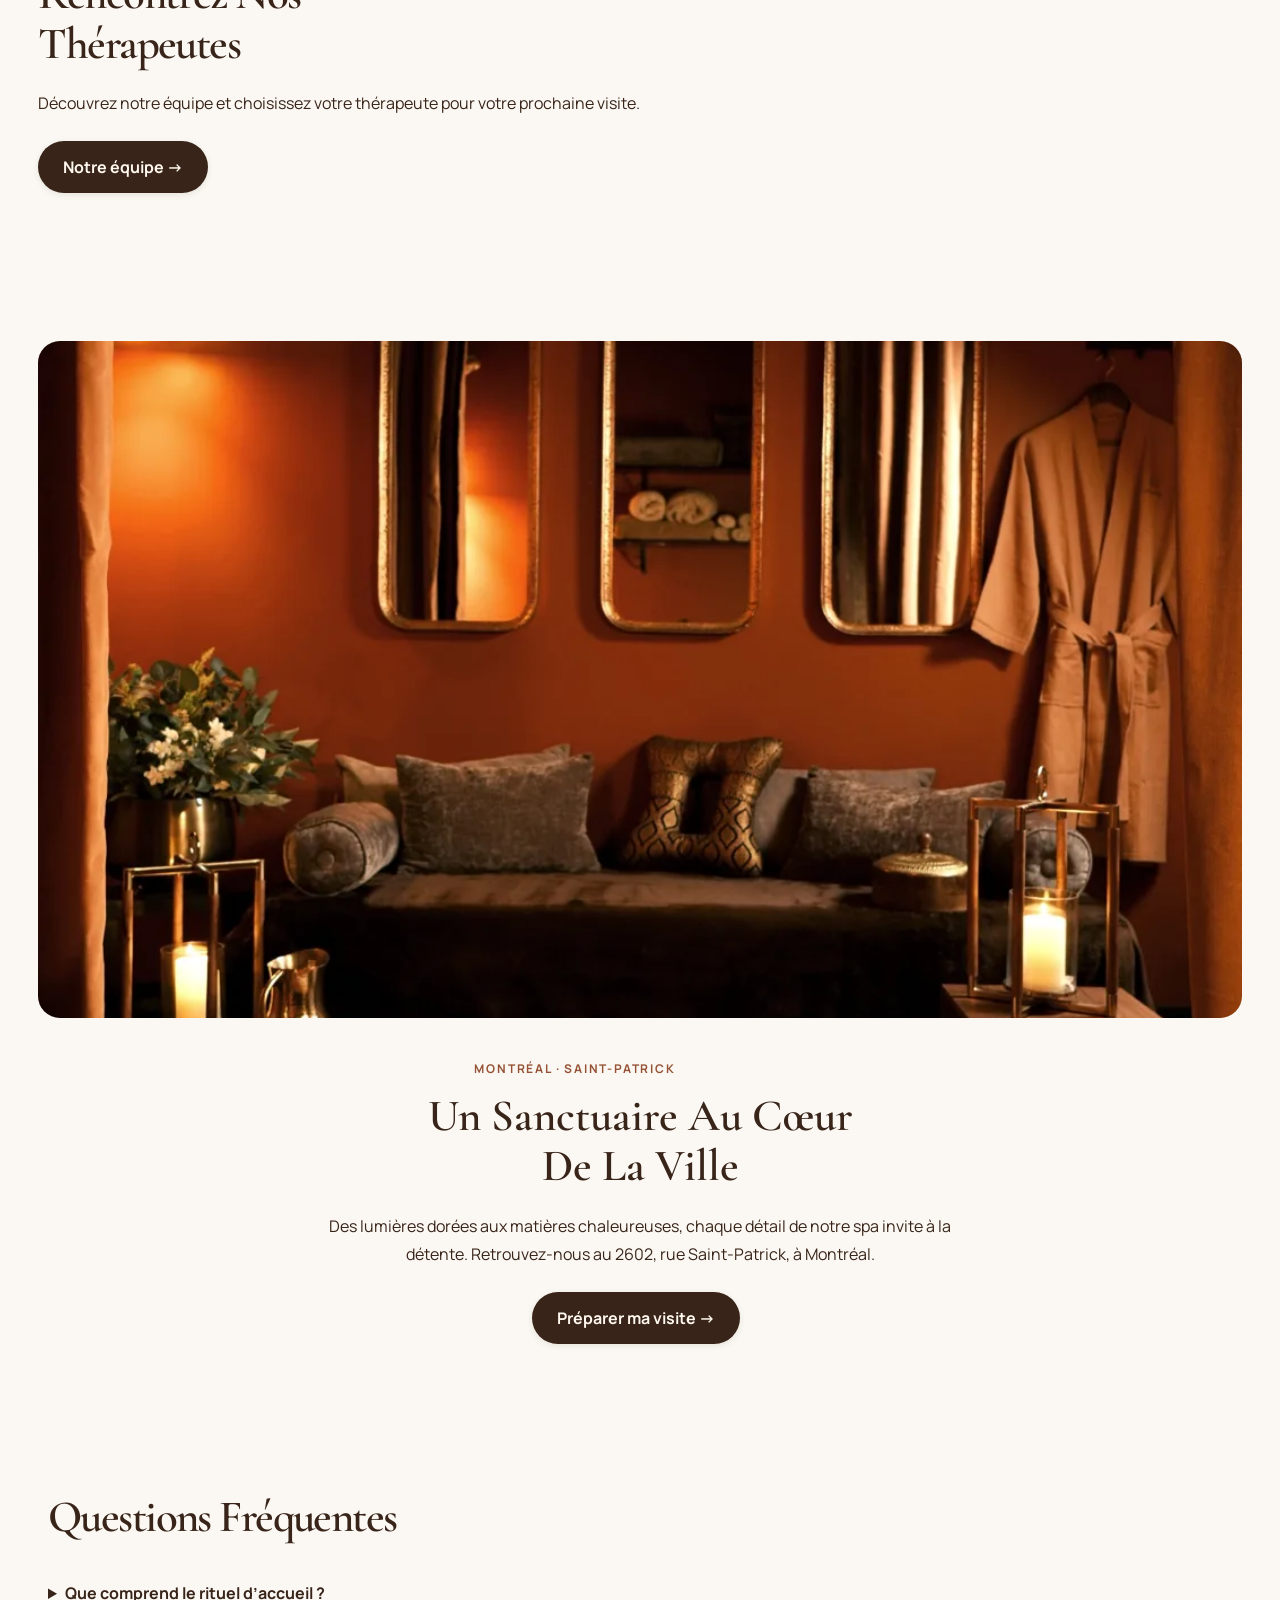
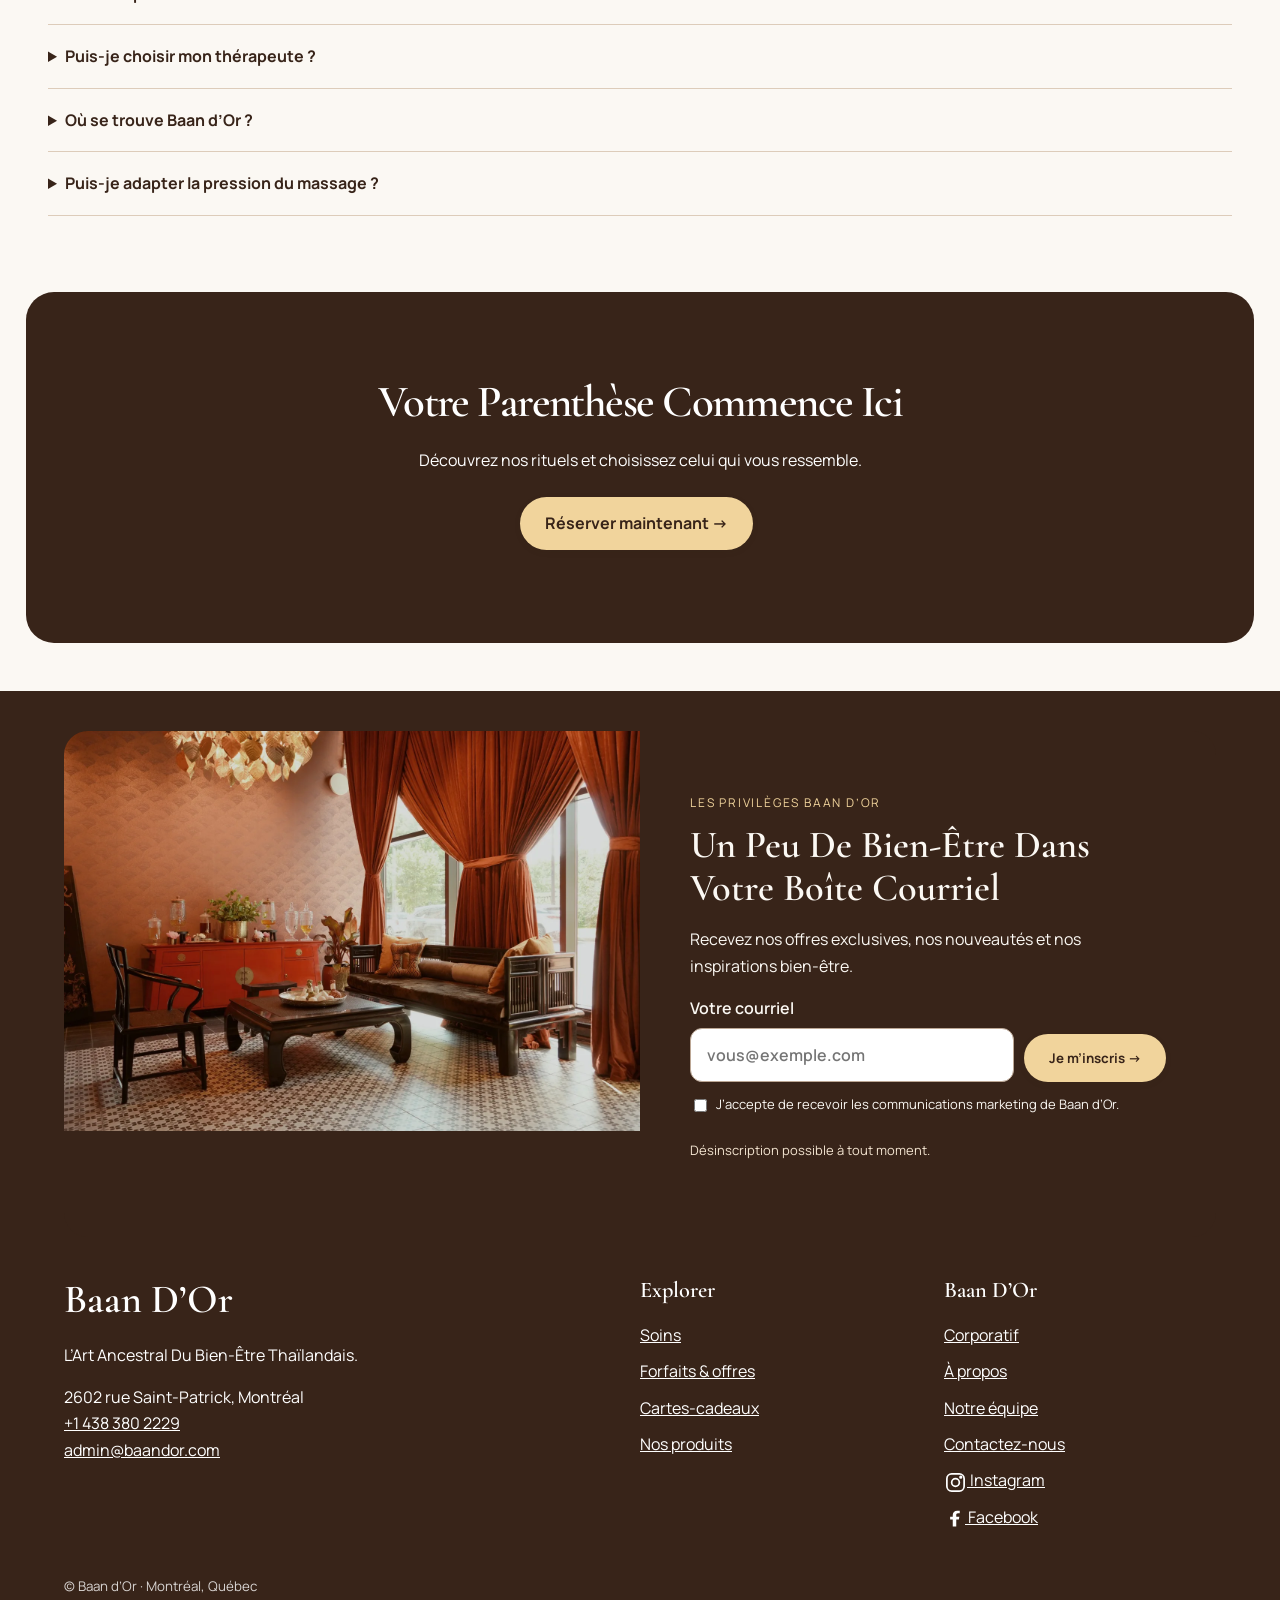
<file: a-propos.html>
<!DOCTYPE html>

<html lang="fr"><head><meta charset="utf-8"/><meta content="width=device-width, initial-scale=1" name="viewport"/><title>À propos – Spa thaïlandais à Montréal | Baan d’Or</title><meta content="Découvrez l’histoire de Baan d’Or, son héritage thaïlandais, ses thérapeutes et son rituel d’accueil dans un spa haut de gamme à Montréal." name="description"/><meta content="noindex,nofollow" name="robots"/><link href="https://baandor.com/a-propos/" rel="canonical"/><link href="https://baandor.com/a-propos/" hreflang="fr-CA" rel="alternate"/><link href="https://baandor.com/en/about-us/" hreflang="en-CA" rel="alternate"/><meta content="À propos – Spa thaïlandais à Montréal | Baan d’Or" property="og:title"/><meta content="Découvrez l’histoire de Baan d’Or, son héritage thaïlandais, ses thérapeutes et son rituel d’accueil dans un spa haut de gamme à Montréal." property="og:description"/><meta content="https://baandor.com/assets/social.jpg" property="og:image"/><meta content="1200" property="og:image:width"/><meta content="630" property="og:image:height"/><meta content="Salon du spa Baan d’Or" property="og:image:alt"/><meta content="https://baandor.com/a-propos/" property="og:url"/><meta content="website" property="og:type"/><meta content="fr_CA" property="og:locale"/><meta content="summary_large_image" name="twitter:card"/><link href="https://fonts.googleapis.com" rel="preconnect"/><link crossorigin="" href="https://fonts.gstatic.com" rel="preconnect"/><link href="https://fonts.googleapis.com/css2?family=Cormorant+Garamond:wght@500;600&amp;family=Manrope:wght@400;500;600;700&amp;display=swap" rel="stylesheet"/><link href="v14-story.css?v=16" rel="stylesheet"/><script defer="" src="analytics.js?v=16"></script><script defer="" src="forms-v11.js?v=16"></script><script defer="" src="quick-data.js?v=18"></script><script defer="" src="v13.js?v=18"></script><script type="application/ld+json">{"@context": "https://schema.org", "@graph": [{"@type": "DaySpa", "@id": "https://baandor.com/#spa", "name": "Baan d’Or", "url": "https://baandor.com/", "telephone": "+1-438-380-2229", "address": {"@type": "PostalAddress", "streetAddress": "2602 rue Saint-Patrick", "addressLocality": "Montréal", "addressRegion": "QC", "addressCountry": "CA"}, "image": "https://baandor.com/assets/social.jpg", "sameAs": ["https://www.facebook.com/profile.php?id=61591302726069", "https://www.instagram.com/la_baan_d_or/", "https://www.fresha.com/a/la-baan-dor-montreal-montreal-2602-rue-saint-patrick-btpmv1n1"]}, {"@type": "WebPage", "@id": "https://baandor.com/a-propos/#webpage", "url": "https://baandor.com/a-propos/", "name": "À propos – Spa thaïlandais à Montréal | Baan d’Or", "description": "Découvrez l’histoire de Baan d’Or, son héritage thaïlandais, ses thérapeutes et son rituel d’accueil dans un spa haut de gamme à Montréal.", "inLanguage": "fr-CA", "about": {"@id": "https://baandor.com/#spa"}}, {"@type": "BreadcrumbList", "itemListElement": [{"@type": "ListItem", "position": 1, "name": "Accueil", "item": "https://baandor.com/"}, {"@type": "ListItem", "position": 2, "name": "À propos de Baan d’Or", "item": "https://baandor.com/a-propos/"}]}]}</script><link href="v15-layout.css?v=16" rel="stylesheet"/><link href="v16.css?v=16" rel="stylesheet"/><link href="v17.css?v=17-ready" rel="stylesheet"/><link rel="stylesheet" href="v18.css?v=18"/><script defer src="v18.js?v=18"></script></head><body><header><a class="promo" href="https://www.fresha.com/a/la-baan-dor-montreal-montreal-2602-rue-saint-patrick-btpmv1n1/packages" rel="noopener noreferrer" target="_blank"><span class="">Prolongez l’expérience Baan d’Or. 3 séances à partir de 390 $.</span><span class="promo-cta">Découvrir la Trilogie</span></a><nav><a class="logo" href="index.html"><img alt="La Baan d’Or – Bien-être holistique thaï" decoding="async" height="74" src="assets/logo.webp" width="96"/></a><div class="nav-menu" id="nav-menu"><details class="treatment-menu"><summary><span class="">Soins</span></summary><div class="treatment-dropdown"><a href="treatments.html"><span class="">Tous les soins</span></a><a href="treatment-1.html"><span class="">Le Rituel Signature Baan d’Or</span></a><a href="treatment-2.html"><span class="">L’Héritage Royal Thaï</span></a><a href="treatment-3.html"><span class="">L’Art du Bien-Être Sur Mesure</span></a><a href="treatment-4.html"><span class="">Le Rituel Thaï aux Huiles Aromatiques</span></a><a href="treatment-5.html"><span class="">Le Rituel de la Couronne d’Or</span></a><a href="treatment-6.html"><span class="">Le Rituel Sérénité Thaï</span></a><a href="treatment-7.html"><span class="">Le Rituel Ancestral Sri La-Ong Osot</span></a><a href="treatment-8.html"><span class="">Le Rituel Nuad Yiab</span></a><a href="treatment-9.html"><span class="">Le Rituel Éclat Royal</span></a></div></details><a class="navlink" href="packages.html">Forfaits</a><a class="navlink" href="notre-equipe.html">Notre équipe</a><a class="navlink" href="corporate.html">Corporatif</a><a class="navlink" href="products.html">Produits</a><a aria-current="page" class="navlink" href="a-propos.html">À propos</a><a class="navlink" href="contact.html">Contactez-nous</a></div><a class="btn" href="https://www.fresha.com/a/la-baan-dor-montreal-montreal-2602-rue-saint-patrick-btpmv1n1/booking?menu=true&amp;share=true&amp;pId=3010365&amp;dppub=true" rel="noopener noreferrer" target="_blank"><span class="">Réserver</span></a><a class="lang-switch" href="en/about-us.html" hreflang="en" lang="en">EN</a><button aria-controls="nav-menu" aria-expanded="false" class="mobile-menu" type="button"><span class="">Menu</span> <span aria-hidden="true">☰</span></button></nav></header><main><div class="breadcrumbs"><a href="index.html">Accueil</a> / Notre histoire</div><div class="hero story-hero"><img alt="Salon intimiste Baan d’Or aux miroirs dorés et tons terracotta" decoding="async" fetchpriority="high" height="1600" loading="eager" src="assets/photo-1.webp" style="object-position:50% 48% !important" width="1066"/><div class="copy"><p class="eyebrow">BAAN D’OR · MONTRÉAL</p><h1>À propos de Baan d’Or</h1><p>L’hospitalité thaïlandaise, le raffinement contemporain et l’art de prendre soin de soi.</p><a class="btn" href="treatments.html">Découvrir nos soins →</a></div></div><div aria-label="Dans cette page" class="story-nav"><a href="#heritage">Notre héritage</a><a href="#philosophy">Notre philosophie</a><a href="#ritual">Le rituel d’accueil</a><a href="#team">Nos thérapeutes</a><a href="#faq">Questions fréquentes</a></div><section class="story-wrap story-split" id="heritage"><div class="v16-media story-media"><img alt="Technique de massage traditionnel thaïlandais au spa" decoding="async" height="1600" loading="lazy" src="assets/photo-4.webp" width="1066"/></div><div><p class="eyebrow">NOTRE HÉRITAGE</p><h2>De la Thaïlande à Montréal</h2><p>Baan d’Or est né du désir de faire découvrir les traditions du massage thaïlandais dans un lieu où le soin et l’accueil occupent une place essentielle. À Montréal, nous avons imaginé une parenthèse qui conjugue gestes ancestraux, attention personnalisée et élégance contemporaine.</p><p>Notre ambition : vous offrir le temps de ralentir, de retrouver votre confort et de renouer avec votre corps.</p></div></section><section class="story-wrap story-split"><div><p class="eyebrow">UN SYMBOLE, UNE INTENTION</p><h2>La feuille de Bodhi</h2><p>Évocation de sagesse, d’équilibre et de paix intérieure, la feuille de Bodhi inspire notre univers. Elle rappelle l’importance de la présence et de la douceur dans chaque moment passé chez Baan d’Or.</p></div><div class="v16-media story-media"><img alt="Détail doré de l’art décoratif thaïlandais" decoding="async" height="1600" loading="lazy" src="assets/photo-2.webp" width="1066"/></div></section><section class="story-wrap" id="philosophy"><p class="eyebrow">NOTRE PHILOSOPHIE</p><h2>L’art de prendre soin de vous</h2><div class="story-values v17-values"><article><span class="v17-icon"><svg aria-hidden="true" fill="none" stroke="currentColor" stroke-linecap="round" stroke-linejoin="round" stroke-width="1.5" viewbox="0 0 24 24"><circle cx="12" cy="12" r="3"></circle><path d="M12 9C3 1 1 12 9 12c-8 7 3 11 3 3 7 8 11-3 3-3 8-7-3-11-3-3Z"></path></svg></span><strong>Authenticité</strong><p>L’héritage ancestral thaïlandais.</p></article><article><span class="v17-icon"><svg aria-hidden="true" fill="none" stroke="currentColor" stroke-linecap="round" stroke-linejoin="round" stroke-width="1.5" viewbox="0 0 24 24"><path d="M12 20 4 12C-2 5 8 0 12 7c4-7 14-2 8 5Z"></path></svg></span><strong>Attention</strong><p>Des soins à votre image.</p></article><article><span class="v17-icon"><svg aria-hidden="true" fill="none" stroke="currentColor" stroke-linecap="round" stroke-linejoin="round" stroke-width="1.5" viewbox="0 0 24 24"><circle cx="12" cy="9" r="6"></circle><path d="m8 14-2 8 6-3 6 3-2-8"></path></svg></span><strong>Expertise</strong><p>La maîtrise de chaque geste.</p></article><article><span class="v17-icon"><svg aria-hidden="true" fill="none" stroke="currentColor" stroke-linecap="round" stroke-linejoin="round" stroke-width="1.5" viewbox="0 0 24 24"><path d="M4 20C1 7 14 3 21 3c0 12-5 18-15 15M4 20 16 8"></path></svg></span><strong>Équilibre</strong><p>L’harmonie du corps et de l’esprit.</p></article><article><span class="v17-icon"><svg aria-hidden="true" fill="none" stroke="currentColor" stroke-linecap="round" stroke-linejoin="round" stroke-width="1.5" viewbox="0 0 24 24"><path d="M3 13h4l5 4 5-3 4 1-8 6-10-4M12 12 7 7c-3-4 3-7 5-3 2-4 8-1 5 3Z"></path></svg></span><strong>Hospitalité</strong><p>La générosité de l’accueil thaïlandais.</p></article></div></section><section class="story-wrap" id="ritual"><div class="story-ritual"><p class="eyebrow">L’EXPÉRIENCE BAAN D’OR</p><h2>L’art de vous accueillir</h2><p>Inclus avec chaque soin, notre rituel d’accueil transforme votre visite en une expérience à part entière.</p><div class="story-steps"><article><div class="v16-media ritual-media"><img alt="Une boisson de bienvenue" decoding="async" height="895" loading="lazy" src="assets/photo-12.webp" width="1600"/></div><h3>Une boisson de bienvenue</h3><p>Prenez le temps de vous installer.</p></article><article><div class="v16-media ritual-media"><img alt="Le rituel des pieds" decoding="async" height="1600" loading="lazy" src="assets/photo-6.webp" width="1066"/></div><h3>Le rituel des pieds</h3><p>Bain chaud et gommage aux herbes thaïlandaises.</p></article><article><div class="v16-media ritual-media"><img alt="Votre soin" decoding="async" height="1600" loading="lazy" src="assets/photo-3.webp" width="1066"/></div><h3>Votre soin</h3><p>Une séance adaptée à votre confort.</p></article><article><div class="v16-media ritual-media"><img alt="Un dernier moment de douceur" decoding="async" height="1600" loading="lazy" src="assets/photo-7.webp" width="1066"/></div><h3>Un dernier moment de douceur</h3><p>Thé aux herbes et collation thaïlandaise.</p></article></div><a class="btn" href="treatments.html">Choisir mon soin →</a></div></section><section class="story-wrap" id="team"><h2>Rencontrez nos thérapeutes</h2><p>Découvrez notre équipe et choisissez votre thérapeute pour votre prochaine visite.</p><a class="btn" href="notre-equipe.html">Notre équipe →</a></section><section class="story-wrap story-split venue-immersive"><div class="v16-media story-media"><img alt="Salle de soins Baan d’Or avec bain de pieds et bougies" decoding="async" height="1600" loading="lazy" src="assets/photo-1.webp" width="1066"/></div><div><p class="eyebrow">MONTRÉAL · SAINT-PATRICK</p><h2>Un sanctuaire au cœur de la ville</h2><p>Des lumières dorées aux matières chaleureuses, chaque détail de notre spa invite à la détente. Retrouvez-nous au 2602, rue Saint-Patrick, à Montréal.</p><a class="btn" href="contact.html">Préparer ma visite →</a></div></section><section class="story-wrap story-faq" id="faq"><h2>Questions fréquentes</h2><details><summary>Que comprend le rituel d’accueil ?</summary><p>Une boisson, un bain de pieds chaud, un gommage aux herbes, puis un thé et une collation après le soin.</p></details><details><summary>Puis-je choisir mon thérapeute ?</summary><p>Consultez les disponibilités sur Fresha lors de votre réservation.</p></details><details><summary>Où se trouve Baan d’Or ?</summary><p>Au 2602, rue Saint-Patrick, à Montréal, Québec.</p></details><details><summary>Puis-je adapter la pression du massage ?</summary><p>Indiquez vos préférences à votre thérapeute avant et pendant le soin.</p></details></section><section class="story-end"><h2>Votre parenthèse commence ici</h2><p>Découvrez nos rituels et choisissez celui qui vous ressemble.</p><a class="btn" href="https://www.fresha.com/a/la-baan-dor-montreal-montreal-2602-rue-saint-patrick-btpmv1n1/booking?menu=true&amp;share=true&amp;pId=3010365&amp;dppub=true" rel="noopener noreferrer" target="_blank">Réserver maintenant →</a></section></main><footer class="site-footer"><section aria-label="Infolettre" class="v11-news"><img alt="Salon Baan d’Or" decoding="async" height="1066" loading="lazy" src="assets/photo-0.webp" width="1600"/><div class="v11-news-copy"><p class="eyebrow">LES PRIVILÈGES BAAN D’OR</p><h2>Un peu de bien-être dans votre boîte courriel</h2><p>Recevez nos offres exclusives, nos nouveautés et nos inspirations bien-être.</p><form data-v11-preview=""><div class="v11-news-row"><label>Votre courriel<input autocomplete="email" name="email" placeholder="vous@exemple.com" required="" type="email"/></label><button class="btn" type="submit">Je m’inscris →</button></div><label class="v11-consent"><input name="consent" required="" type="checkbox"/>J’accepte de recevoir les communications marketing de Baan d’Or.</label><p class="v11-note">Désinscription possible à tout moment.</p><p aria-live="polite" class="v11-status" role="status"></p></form></div></section><div class="footer-grid"><div><h2>Baan d’Or</h2><p><span class="">L’art ancestral du bien-être thaïlandais.</span></p><p>2602 rue Saint-Patrick, Montréal<br/><a href="tel:+14383802229">+1 438 380 2229</a></p></div><div><h3><span class="">Explorer</span></h3><a href="treatments.html"><span class="">Soins</span></a><a href="packages.html"><span class="">Forfaits &amp; offres</span></a><a href="gift-cards.html"><span class="">Cartes-cadeaux</span></a><a href="products.html">Nos produits</a></div><div><h3><span class="">Baan d’Or</span></h3><a href="corporate.html"><span class="">Corporatif</span></a><a href="a-propos.html">À propos</a><a href="notre-equipe.html">Notre équipe</a><a href="contact.html">Contactez-nous</a><a href="https://www.instagram.com/la_baan_d_or/" rel="noopener noreferrer" target="_blank"><svg aria-hidden="true" fill="none" height="23" stroke="currentColor" stroke-width="1.8" viewbox="0 0 24 24" width="23"><rect height="18" rx="5" width="18" x="3" y="3"></rect><circle cx="12" cy="12" r="4"></circle><circle cx="17.5" cy="6.5" fill="currentColor" r=".8"></circle></svg> Instagram</a><a class="social-link" href="https://www.facebook.com/profile.php?id=61591302726069" rel="noopener noreferrer" target="_blank"><svg aria-hidden="true" fill="currentColor" height="21" viewbox="0 0 24 24" width="21"><path d="M14 21v-8h3l.5-3H14V8c0-1 .4-2 2-2h2V3h-3c-3 0-5 2-5 5v2H7v3h3v8z"></path></svg> Facebook</a></div></div><small>© Baan d’Or · <span class="">Montréal, Québec</span></small></footer><script defer="" src="site.js?v=16"></script></body></html>
</file>
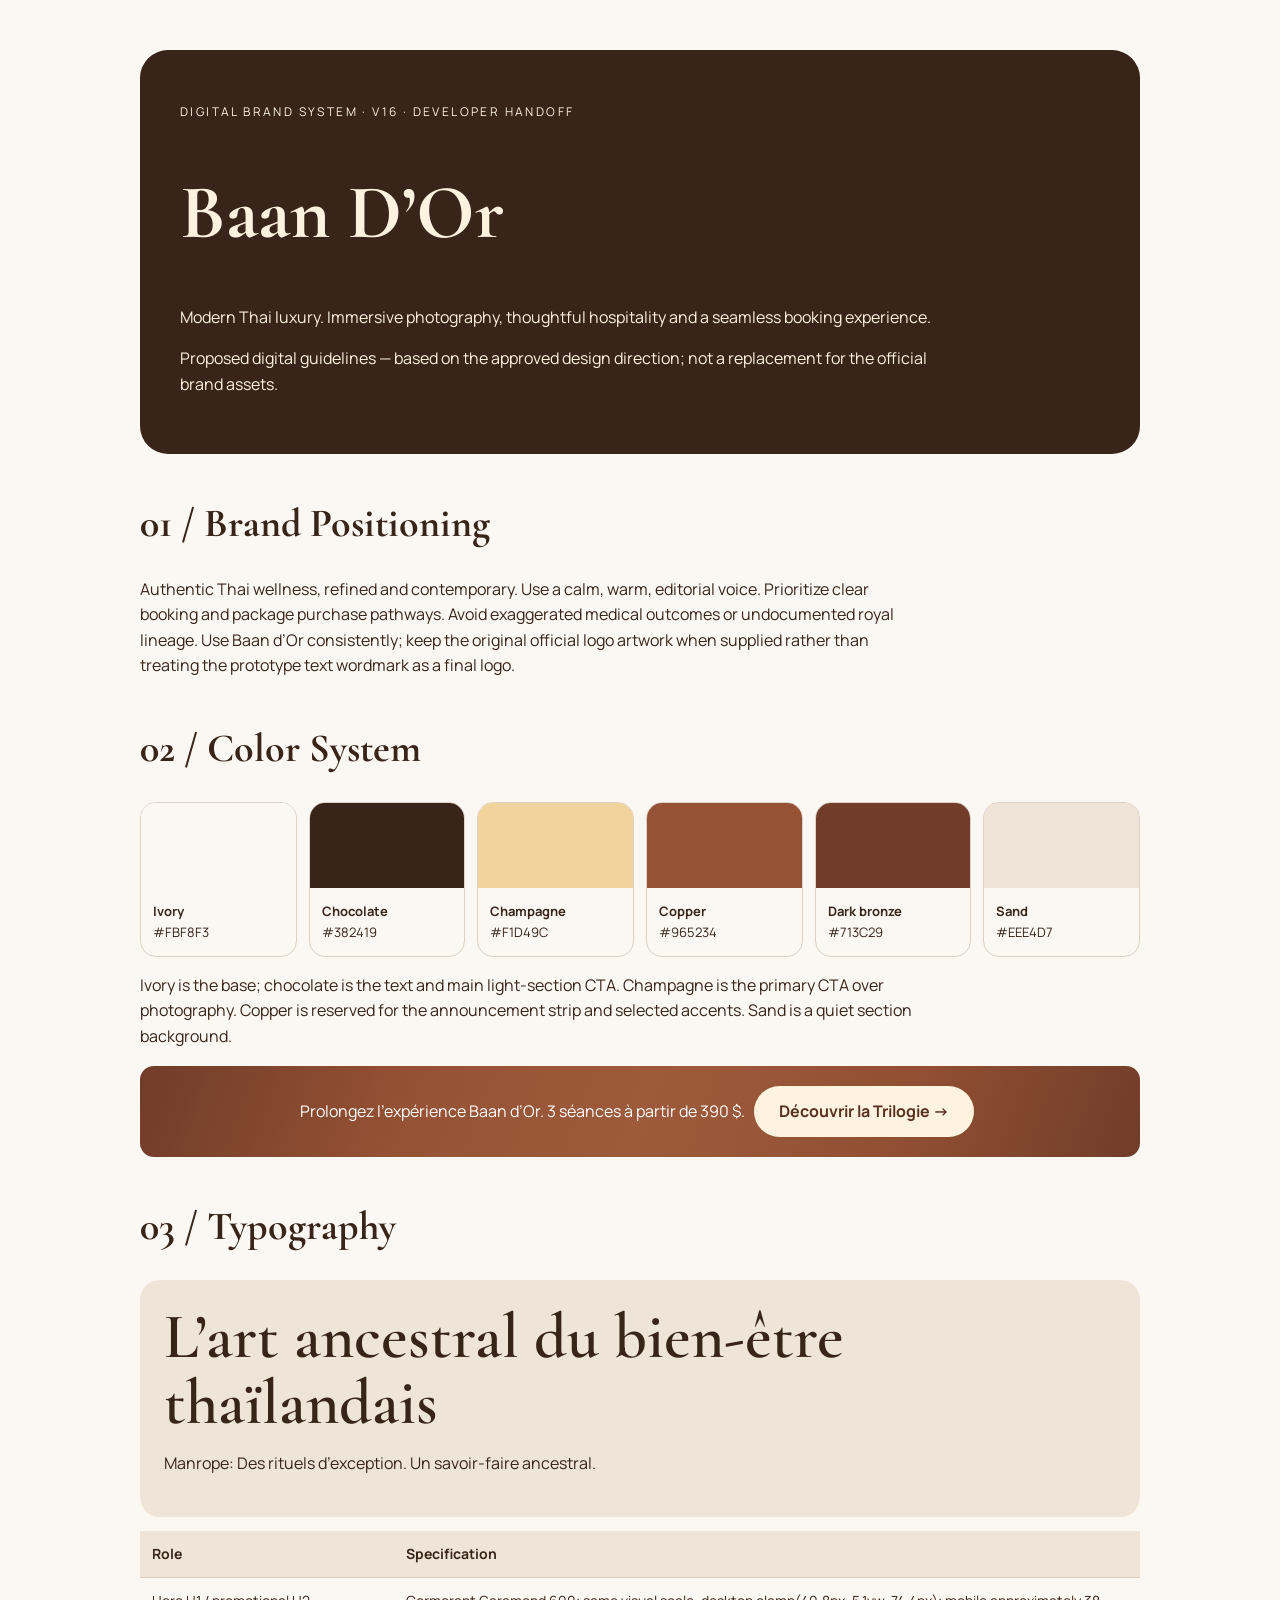
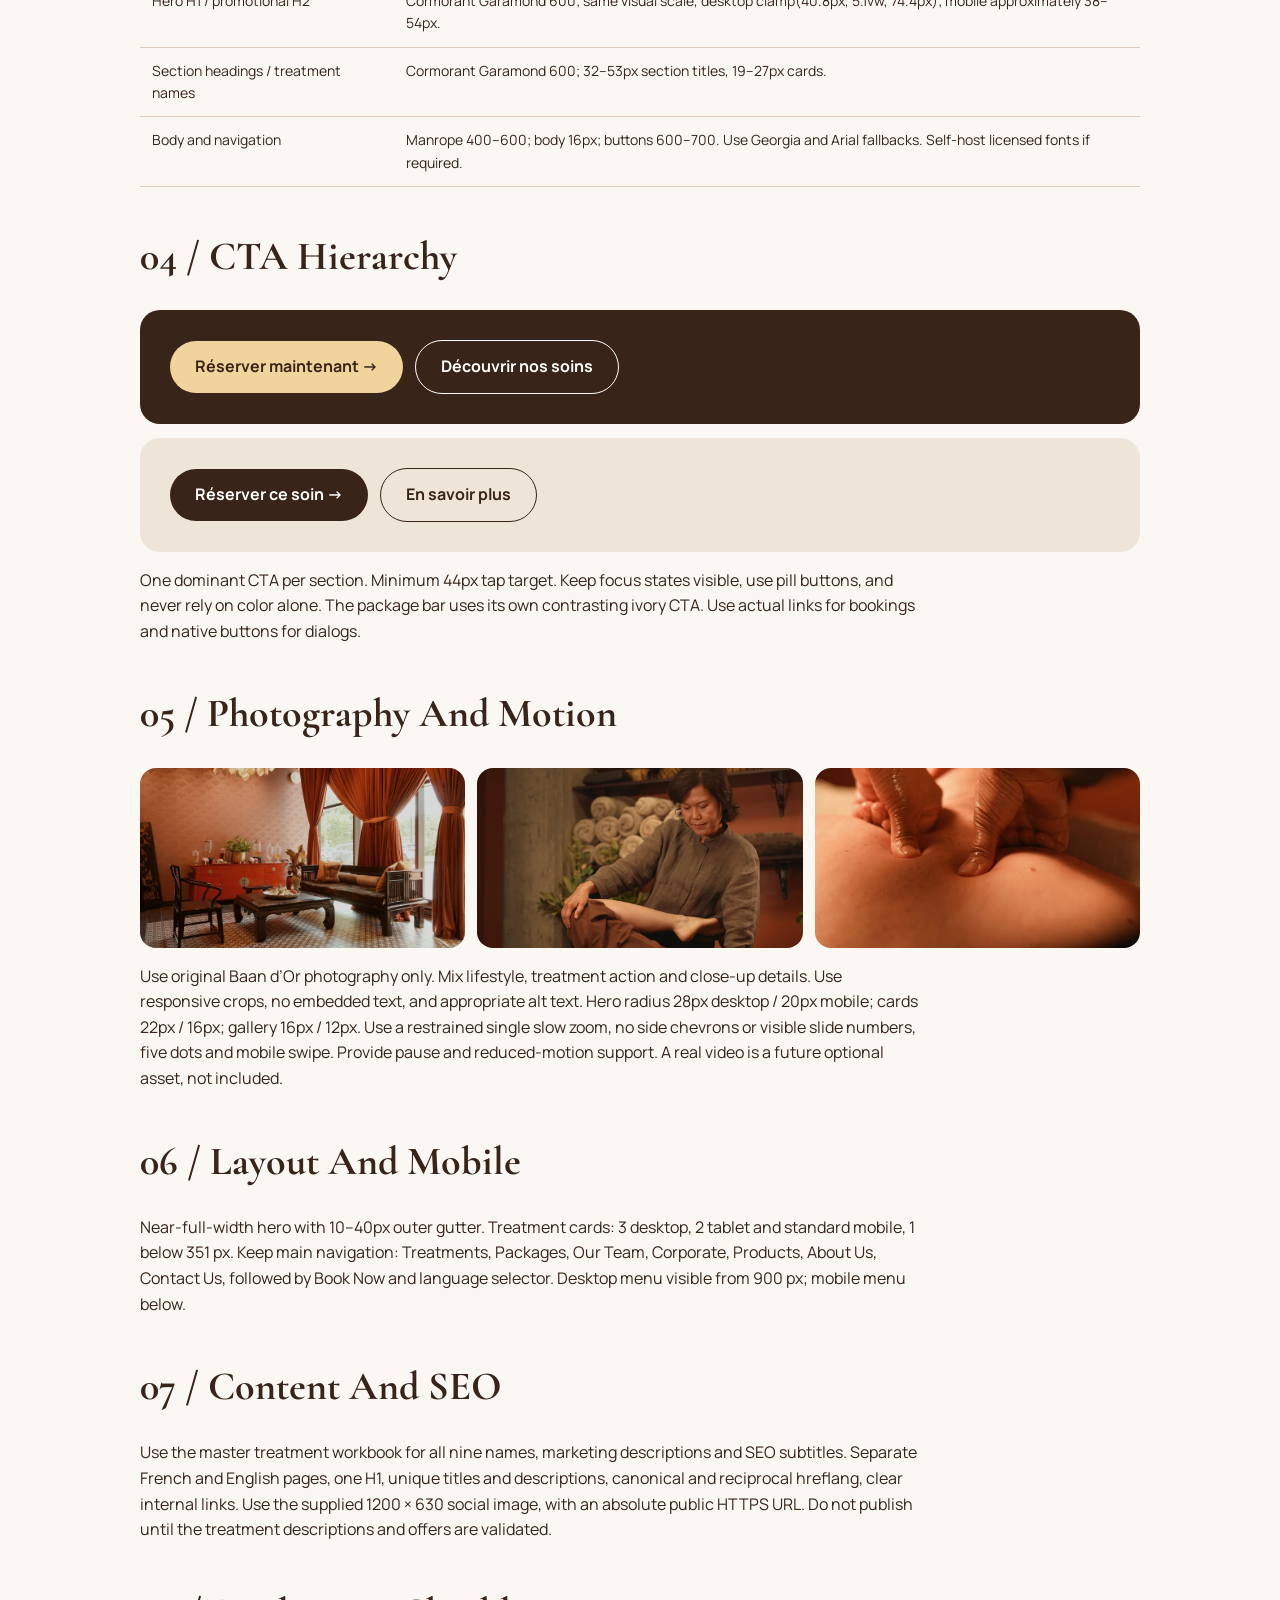
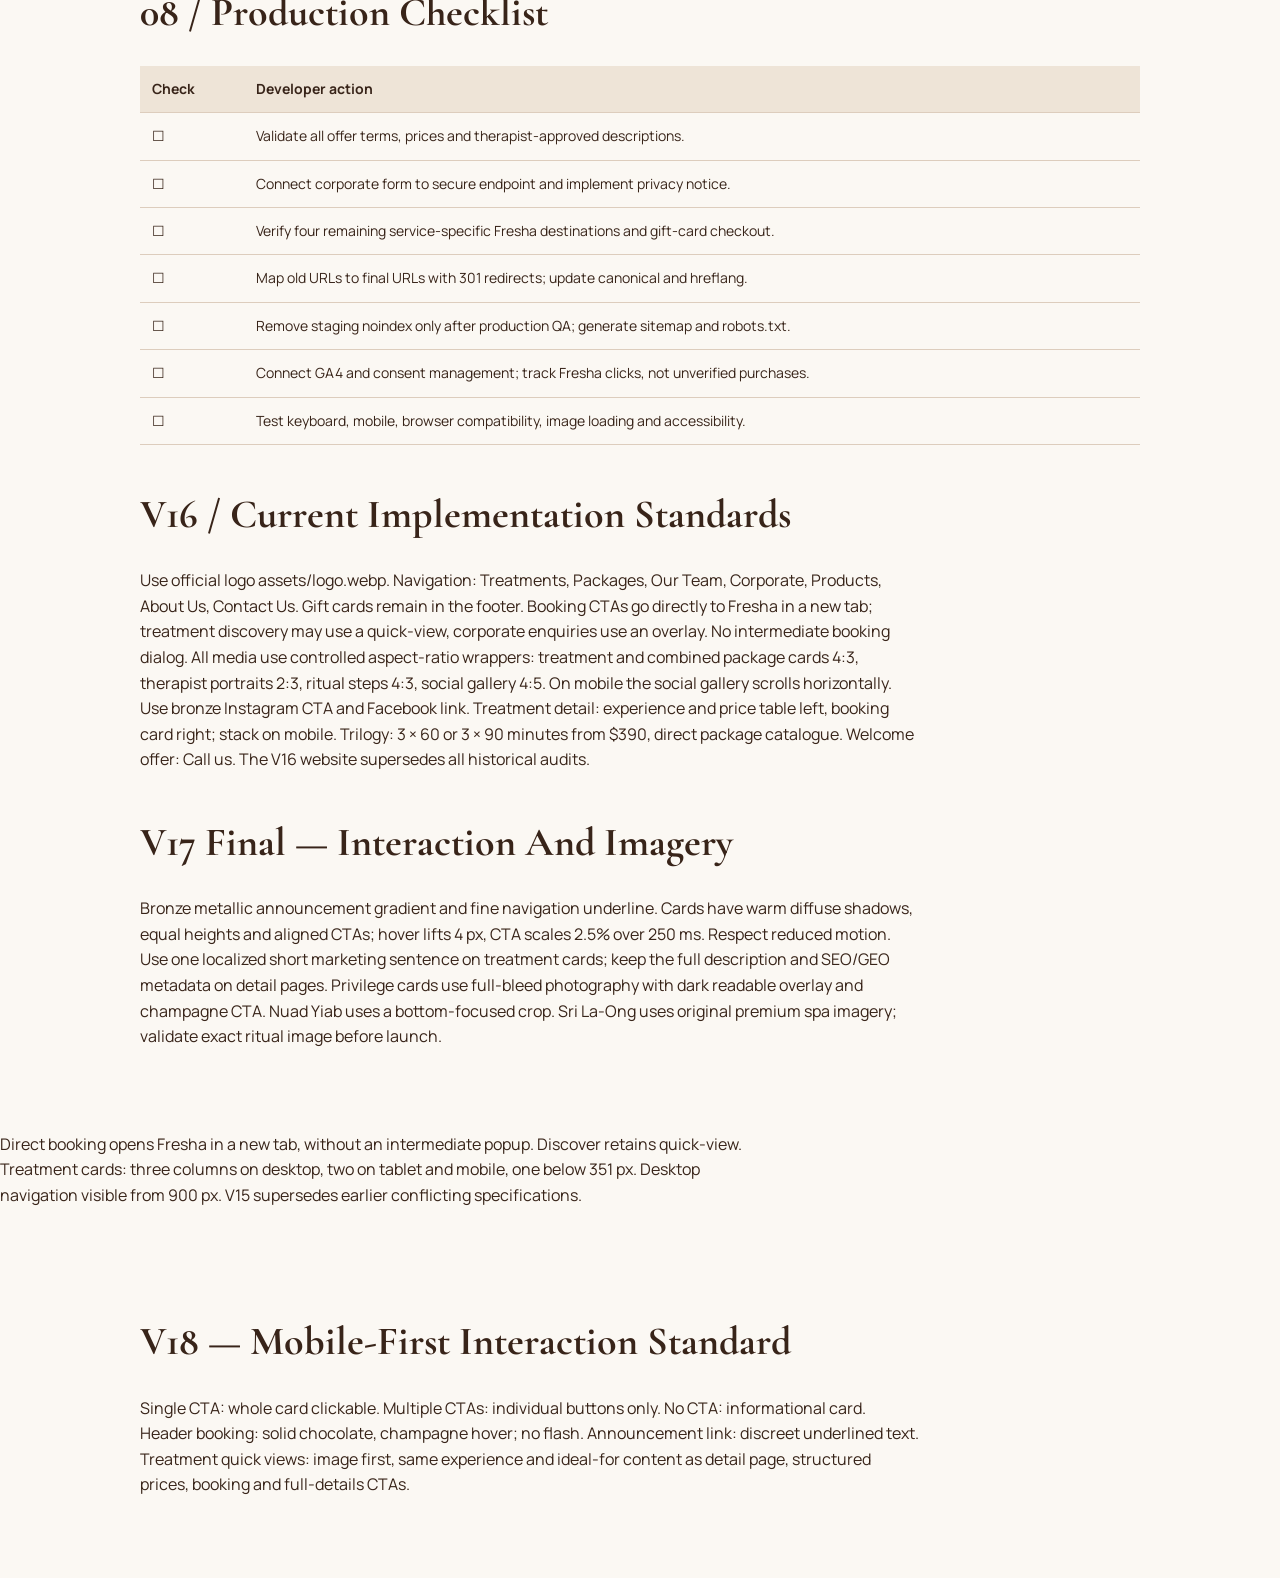
<file: brand-guidelines.html>
<!DOCTYPE html>

<html lang="en"><head><meta charset="utf-8"/><meta content="width=device-width,initial-scale=1" name="viewport"/><title>Baan d’Or Digital Brand Guidelines</title><link href="https://fonts.googleapis.com/css2?family=Cormorant+Garamond:wght@600&amp;family=Manrope:wght@400;600;700&amp;display=swap" rel="stylesheet"/><style>body{margin:0;background:#fbf8f3;color:#382419;font:16px/1.6 Manrope,Arial,sans-serif}main{max-width:1000px;margin:auto;padding:50px 24px}h1,h2,h3{font-family:"Cormorant Garamond",Georgia,serif;line-height:1.05}h1{font-size:clamp(3rem,6vw,5rem)}h2{font-size:2.5rem;margin-top:48px}h3{font-size:1.5rem}p{max-width:78ch}.cover{padding:40px;border-radius:28px;background:#382419;color:#fff3df}.eyebrow{font-size:12px;letter-spacing:.2em;text-transform:uppercase}.swatches{display:grid;grid-template-columns:repeat(auto-fit,minmax(125px,1fr));gap:12px}.swatch{border:1px solid #ddd0c4;border-radius:16px;overflow:hidden}.swatch div{height:85px}.swatch p{padding:0 12px;font-size:13px}.sample{border-radius:20px;padding:24px;margin:14px 0;background:#eee4d7}.primary,.secondary{display:inline-block;padding:13px 25px;border-radius:999px;font-weight:700;margin:6px;text-decoration:none}.primary{background:#382419;color:#fff}.secondary{border:1px solid #382419}.dark{background:#382419;color:#fff}.dark .primary{background:#f1d49c;color:#382419}.dark .secondary{border-color:#fff}.promo{background:linear-gradient(110deg,#713c29,#965234 28%,#9e5b3c 50%,#925033 75%,#713c29);color:white;text-align:center;padding:14px;border-radius:14px}.promo .primary{background:#fff3df;color:#59301e}.photos{display:grid;grid-template-columns:repeat(3,1fr);gap:12px}.photos img{width:100%;height:180px;object-fit:cover;border-radius:16px}table{border-collapse:collapse;width:100%;font-size:14px}td,th{text-align:left;padding:12px;border-bottom:1px solid #ddcdbd;vertical-align:top}th{background:#eee4d7}code{overflow-wrap:anywhere}@media(max-width:600px){.photos{grid-template-columns:1fr}.cover{padding:24px}}@media print{main{padding:0}.cover,.sample,.swatch,.promo{break-inside:avoid}h2{break-after:avoid}body{-webkit-print-color-adjust:exact;print-color-adjust:exact}}</style><link href="v17.css?v=17-ready" rel="stylesheet"/><link rel="stylesheet" href="v18.css?v=18"/><script defer src="v18.js?v=18"></script></head><body><main><div class="cover"><p class="eyebrow">Digital brand system · V16 · Developer handoff</p><h1>Baan d’Or</h1><p>Modern Thai luxury. Immersive photography, thoughtful hospitality and a seamless booking experience.</p><p>Proposed digital guidelines — based on the approved design direction; not a replacement for the official brand assets.</p></div><h2>01 / Brand positioning</h2><p>Authentic Thai wellness, refined and contemporary. Use a calm, warm, editorial voice. Prioritize clear booking and package purchase pathways. Avoid exaggerated medical outcomes or undocumented royal lineage. Use Baan d’Or consistently; keep the original official logo artwork when supplied rather than treating the prototype text wordmark as a final logo.</p><h2>02 / Color system</h2><div class="swatches"><div class="swatch"><div style="background:#FBF8F3"></div><p><b>Ivory</b><br/>#FBF8F3</p></div><div class="swatch"><div style="background:#382419"></div><p><b>Chocolate</b><br/>#382419</p></div><div class="swatch"><div style="background:#F1D49C"></div><p><b>Champagne</b><br/>#F1D49C</p></div><div class="swatch"><div style="background:#965234"></div><p><b>Copper</b><br/>#965234</p></div><div class="swatch"><div style="background:#713C29"></div><p><b>Dark bronze</b><br/>#713C29</p></div><div class="swatch"><div style="background:#EEE4D7"></div><p><b>Sand</b><br/>#EEE4D7</p></div></div><p>Ivory is the base; chocolate is the text and main light-section CTA. Champagne is the primary CTA over photography. Copper is reserved for the announcement strip and selected accents. Sand is a quiet section background.</p><div class="promo">Prolongez l’expérience Baan d’Or. 3 séances à partir de 390 $. <span class="primary">Découvrir la Trilogie →</span></div><h2>03 / Typography</h2><div class="sample"><div style="font:600 clamp(34px,6vw,64px)/1.02 'Cormorant Garamond',Georgia,serif">L’art ancestral du bien-être thaïlandais</div><p>Manrope: Des rituels d’exception. Un savoir-faire ancestral.</p></div><table><tr><th>Role</th><th>Specification</th></tr><tr><td>Hero H1 / promotional H2</td><td>Cormorant Garamond 600; same visual scale, desktop clamp(40.8px, 5.1vw, 74.4px); mobile approximately 38–54px.</td></tr><tr><td>Section headings / treatment names</td><td>Cormorant Garamond 600; 32–53px section titles, 19–27px cards.</td></tr><tr><td>Body and navigation</td><td>Manrope 400–600; body 16px; buttons 600–700. Use Georgia and Arial fallbacks. Self-host licensed fonts if required.</td></tr></table><h2>04 / CTA hierarchy</h2><div class="sample dark"><span class="primary">Réserver maintenant →</span><span class="secondary">Découvrir nos soins</span></div><div class="sample"><span class="primary">Réserver ce soin →</span><span class="secondary">En savoir plus</span></div><p>One dominant CTA per section. Minimum 44px tap target. Keep focus states visible, use pill buttons, and never rely on color alone. The package bar uses its own contrasting ivory CTA. Use actual links for bookings and native buttons for dialogs.</p><h2>05 / Photography and motion</h2><div class="photos"><img alt="Spa interior" src="assets/photo-0.webp"/><img alt="Thai spa treatment" src="assets/photo-4.webp"/><img alt="Spa detail" src="assets/photo-8.webp"/></div><p>Use original Baan d’Or photography only. Mix lifestyle, treatment action and close-up details. Use responsive crops, no embedded text, and appropriate alt text. Hero radius 28px desktop / 20px mobile; cards 22px / 16px; gallery 16px / 12px. Use a restrained single slow zoom, no side chevrons or visible slide numbers, five dots and mobile swipe. Provide pause and reduced-motion support. A real video is a future optional asset, not included.</p><h2>06 / Layout and mobile</h2><p>Near-full-width hero with 10–40px outer gutter. Treatment cards: 3 desktop, 2 tablet and standard mobile, 1 below 351 px. Keep main navigation: Treatments, Packages, Our Team, Corporate, Products, About Us, Contact Us, followed by Book Now and language selector. Desktop menu visible from 900 px; mobile menu below.</p><h2>07 / Content and SEO</h2><p>Use the master treatment workbook for all nine names, marketing descriptions and SEO subtitles. Separate French and English pages, one H1, unique titles and descriptions, canonical and reciprocal hreflang, clear internal links. Use the supplied 1200 × 630 social image, with an absolute public HTTPS URL. Do not publish until the treatment descriptions and offers are validated.</p><h2>08 / Production checklist</h2><table><tr><th>Check</th><th>Developer action</th></tr><tr><td>☐</td><td>Validate all offer terms, prices and therapist-approved descriptions.</td></tr><tr><td>☐</td><td>Connect corporate form to secure endpoint and implement privacy notice.</td></tr><tr><td>☐</td><td>Verify four remaining service-specific Fresha destinations and gift-card checkout.</td></tr><tr><td>☐</td><td>Map old URLs to final URLs with 301 redirects; update canonical and hreflang.</td></tr><tr><td>☐</td><td>Remove staging noindex only after production QA; generate sitemap and robots.txt.</td></tr><tr><td>☐</td><td>Connect GA4 and consent management; track Fresha clicks, not unverified purchases.</td></tr><tr><td>☐</td><td>Test keyboard, mobile, browser compatibility, image loading and accessibility.</td></tr></table><section><h2>V16 / Current implementation standards</h2><p>Use official logo assets/logo.webp. Navigation: Treatments, Packages, Our Team, Corporate, Products, About Us, Contact Us. Gift cards remain in the footer. Booking CTAs go directly to Fresha in a new tab; treatment discovery may use a quick-view, corporate enquiries use an overlay. No intermediate booking dialog. All media use controlled aspect-ratio wrappers: treatment and combined package cards 4:3, therapist portraits 2:3, ritual steps 4:3, social gallery 4:5. On mobile the social gallery scrolls horizontally. Use bronze Instagram CTA and Facebook link. Treatment detail: experience and price table left, booking card right; stack on mobile. Trilogy: 3 × 60 or 3 × 90 minutes from $390, direct package catalogue. Welcome offer: Call us. The V16 website supersedes all historical audits.</p></section><section><h2>V17 final — interaction and imagery</h2><p>Bronze metallic announcement gradient and fine navigation underline. Cards have warm diffuse shadows, equal heights and aligned CTAs; hover lifts 4 px, CTA scales 2.5% over 250 ms. Respect reduced motion. Use one localized short marketing sentence on treatment cards; keep the full description and SEO/GEO metadata on detail pages. Privilege cards use full-bleed photography with dark readable overlay and champagne CTA. Nuad Yiab uses a bottom-focused crop. Sri La-Ong uses original premium spa imagery; validate exact ritual image before launch.</p></section></main><section><p>Direct booking opens Fresha in a new tab, without an intermediate popup. Discover retains quick-view. Treatment cards: three columns on desktop, two on tablet and mobile, one below 351 px. Desktop navigation visible from 900 px. V15 supersedes earlier conflicting specifications.</p></section><section style="max-width:1000px;margin:40px auto;padding:24px;color:#382419"><h2>V18 — Mobile-first interaction standard</h2><p>Single CTA: whole card clickable. Multiple CTAs: individual buttons only. No CTA: informational card. Header booking: solid chocolate, champagne hover; no flash. Announcement link: discreet underlined text. Treatment quick views: image first, same experience and ideal-for content as detail page, structured prices, booking and full-details CTAs.</p></section></body></html>
</file>
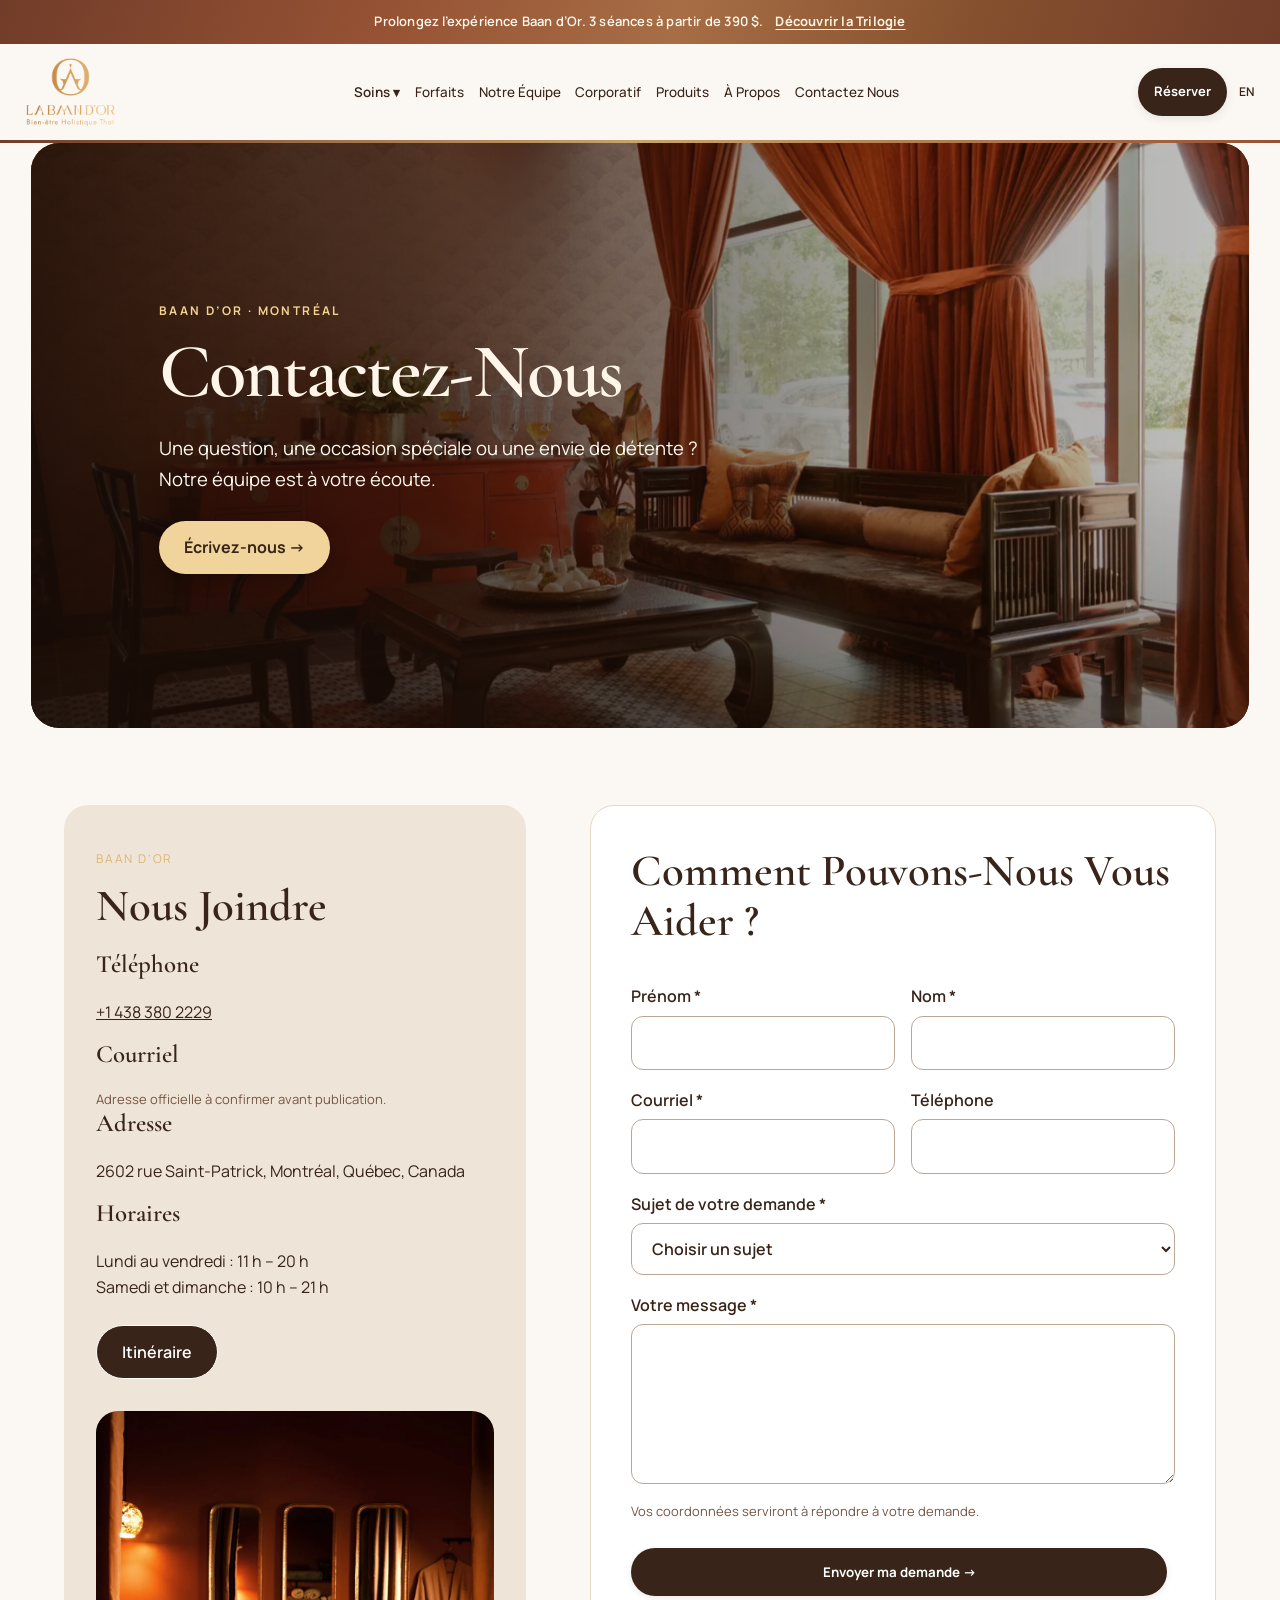
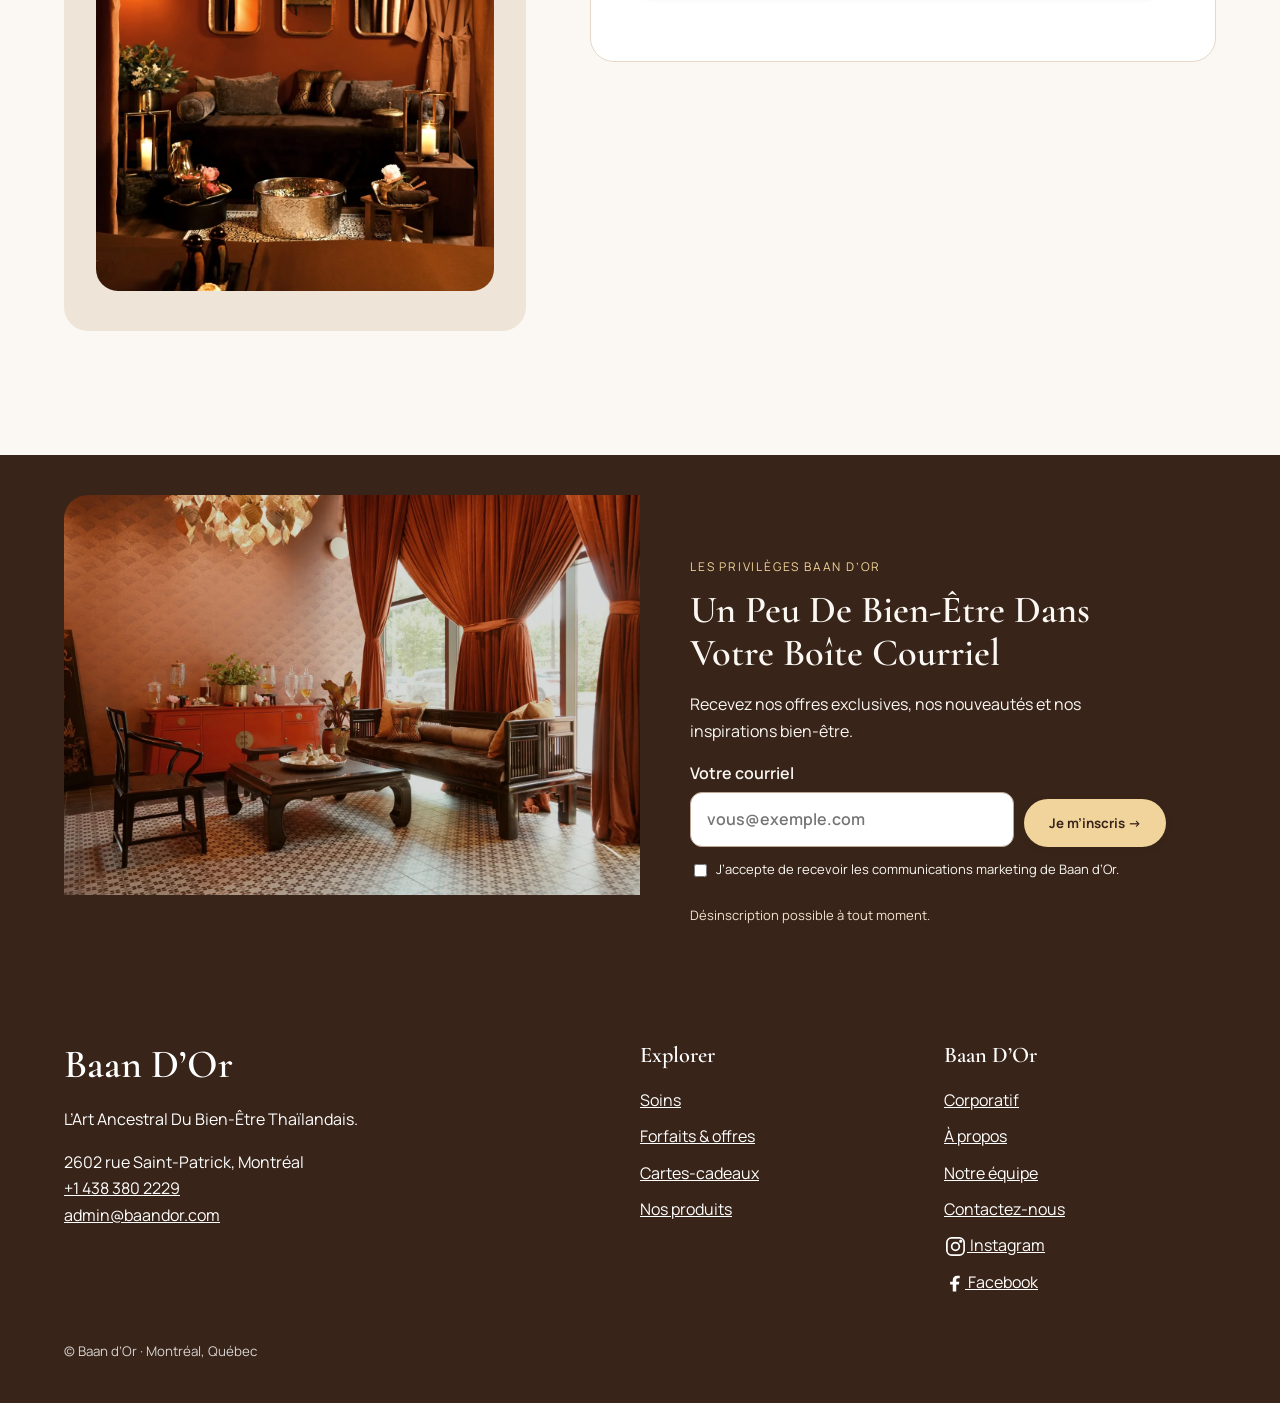
<file: contact.html>
<!DOCTYPE html>

<html lang="fr"><head><meta charset="utf-8"/><meta content="width=device-width, initial-scale=1" name="viewport"/><title>Contactez-nous – Spa thaïlandais à Montréal | Baan d’Or</title><meta content="Contactez Baan d’Or pour planifier une visite, poser une question sur nos soins ou organiser une expérience corporative à Montréal." name="description"/><meta content="noindex,nofollow" name="robots"/><link href="https://baandor.com/contact/" rel="canonical"/><link href="https://baandor.com/contact/" hreflang="fr-CA" rel="alternate"/><link href="https://baandor.com/en/contact/" hreflang="en-CA" rel="alternate"/><meta content="Contactez-nous – Spa thaïlandais à Montréal | Baan d’Or" property="og:title"/><meta content="Contactez Baan d’Or pour planifier une visite, poser une question sur nos soins ou organiser une expérience corporative à Montréal." property="og:description"/><meta content="https://baandor.com/assets/social.jpg" property="og:image"/><meta content="1200" property="og:image:width"/><meta content="630" property="og:image:height"/><meta content="Salon du spa Baan d’Or" property="og:image:alt"/><meta content="https://baandor.com/contact/" property="og:url"/><meta content="website" property="og:type"/><meta content="fr_CA" property="og:locale"/><meta content="summary_large_image" name="twitter:card"/><link href="https://fonts.googleapis.com" rel="preconnect"/><link crossorigin="" href="https://fonts.gstatic.com" rel="preconnect"/><link href="https://fonts.googleapis.com/css2?family=Cormorant+Garamond:wght@500;600&amp;family=Manrope:wght@400;500;600;700&amp;display=swap" rel="stylesheet"/><link href="v14-base.css?v=16" rel="stylesheet"/><script defer="" src="analytics.js?v=16"></script><script defer="" src="forms-v11.js?v=16"></script><script defer="" src="quick-data.js?v=18"></script><script defer="" src="v13.js?v=18"></script><script type="application/ld+json">{"@context": "https://schema.org", "@graph": [{"@type": "DaySpa", "@id": "https://baandor.com/#spa", "name": "Baan d’Or", "url": "https://baandor.com/", "telephone": "+1-438-380-2229", "address": {"@type": "PostalAddress", "streetAddress": "2602 rue Saint-Patrick", "addressLocality": "Montréal", "addressRegion": "QC", "addressCountry": "CA"}, "image": "https://baandor.com/assets/social.jpg", "sameAs": ["https://www.facebook.com/profile.php?id=61591302726069", "https://www.instagram.com/la_baan_d_or/", "https://www.fresha.com/a/la-baan-dor-montreal-montreal-2602-rue-saint-patrick-btpmv1n1"]}, {"@type": "WebPage", "@id": "https://baandor.com/contact/#webpage", "url": "https://baandor.com/contact/", "name": "Contactez-nous – Spa thaïlandais à Montréal | Baan d’Or", "description": "Contactez Baan d’Or pour planifier une visite, poser une question sur nos soins ou organiser une expérience corporative à Montréal.", "inLanguage": "fr-CA", "about": {"@id": "https://baandor.com/#spa"}}, {"@type": "BreadcrumbList", "itemListElement": [{"@type": "ListItem", "position": 1, "name": "Accueil", "item": "https://baandor.com/"}, {"@type": "ListItem", "position": 2, "name": "Contactez-nous", "item": "https://baandor.com/contact/"}]}]}</script><link href="v15-layout.css?v=16" rel="stylesheet"/><link href="v16.css?v=16" rel="stylesheet"/><link href="v17.css?v=17-ready" rel="stylesheet"/><link rel="stylesheet" href="v18.css?v=18"/><script defer src="v18.js?v=18"></script></head><body><header><a class="promo" href="https://www.fresha.com/a/la-baan-dor-montreal-montreal-2602-rue-saint-patrick-btpmv1n1/packages" rel="noopener noreferrer" target="_blank"><span class="">Prolongez l’expérience Baan d’Or. 3 séances à partir de 390 $.</span><span class="promo-cta">Découvrir la Trilogie</span></a><nav><a class="logo" href="index.html"><img alt="La Baan d’Or – Bien-être holistique thaï" decoding="async" height="74" src="assets/logo.webp" width="96"/></a><div class="nav-menu" id="nav-menu"><details class="treatment-menu"><summary><span class="">Soins</span></summary><div class="treatment-dropdown"><a href="treatments.html"><span class="">Tous les soins</span></a><a href="treatment-1.html"><span class="">Le Rituel Signature Baan d’Or</span></a><a href="treatment-2.html"><span class="">L’Héritage Royal Thaï</span></a><a href="treatment-3.html"><span class="">L’Art du Bien-Être Sur Mesure</span></a><a href="treatment-4.html"><span class="">Le Rituel Thaï aux Huiles Aromatiques</span></a><a href="treatment-5.html"><span class="">Le Rituel de la Couronne d’Or</span></a><a href="treatment-6.html"><span class="">Le Rituel Sérénité Thaï</span></a><a href="treatment-7.html"><span class="">Le Rituel Ancestral Sri La-Ong Osot</span></a><a href="treatment-8.html"><span class="">Le Rituel Nuad Yiab</span></a><a href="treatment-9.html"><span class="">Le Rituel Éclat Royal</span></a></div></details><a class="navlink" href="packages.html">Forfaits</a><a class="navlink" href="notre-equipe.html">Notre équipe</a><a class="navlink" href="corporate.html">Corporatif</a><a class="navlink" href="products.html">Produits</a><a class="navlink" href="a-propos.html">À propos</a><a aria-current="page" class="navlink" href="contact.html">Contactez-nous</a></div><a class="btn" href="https://www.fresha.com/a/la-baan-dor-montreal-montreal-2602-rue-saint-patrick-btpmv1n1/booking?menu=true&amp;share=true&amp;pId=3010365&amp;dppub=true" rel="noopener noreferrer" target="_blank"><span class="">Réserver</span></a><a class="lang-switch" href="en/contact.html" hreflang="en" lang="en">EN</a><button aria-controls="nav-menu" aria-expanded="false" class="mobile-menu" type="button"><span class="">Menu</span> <span aria-hidden="true">☰</span></button></nav></header><main><section class="hero v11-hero"><img alt="Salon d’accueil du spa Baan d’Or à Montréal" decoding="async" fetchpriority="high" height="1066" loading="eager" src="assets/photo-0.webp" style="object-position:50% 50% !important" width="1600"/><div class="copy"><p class="eyebrow">BAAN D’OR · MONTRÉAL</p><h1>Contactez-nous</h1><p>Une question, une occasion spéciale ou une envie de détente ? Notre équipe est à votre écoute.</p><a class="btn" href="#contact-form">Écrivez-nous →</a></div></section><section class="v11-editorial v11-contact" id="contact-form"><aside><p class="eyebrow">BAAN D’OR</p><h2>Nous joindre</h2><h3>Téléphone</h3><p><a href="tel:+14383802229">+1 438 380 2229</a></p><h3>Courriel</h3><p class="v11-note">Adresse officielle à confirmer avant publication.</p><h3>Adresse</h3><p>2602 rue Saint-Patrick, Montréal, Québec, Canada</p><h3>Horaires</h3><p>Lundi au vendredi : 11 h – 20 h<br/>Samedi et dimanche : 10 h – 21 h</p><a class="btn secondary" href="https://www.google.com/maps/search/?api=1&amp;query=2602%20rue%20Saint-Patrick%20Montreal" rel="noopener noreferrer" target="_blank">Itinéraire</a><img alt="Baan d’Or" class="v11-contact-photo" decoding="async" height="1600" loading="lazy" src="assets/photo-1.webp" width="1066"/></aside><form class="v11-form" data-v11-preview=""><h2>Comment pouvons-nous vous aider ?</h2><div class="v11-fields"><label>Prénom *<input autocomplete="given-name" name="first_name" required=""/></label><label>Nom *<input autocomplete="family-name" name="last_name" required=""/></label></div><div class="v11-fields"><label>Courriel *<input autocomplete="email" name="email" required="" type="email"/></label><label>Téléphone<input autocomplete="tel" name="phone" type="tel"/></label></div><label>Sujet de votre demande *<select name="subject" required=""><option value="">Choisir un sujet</option><option>Réservation ou modification</option><option>Conseil sur un soin</option><option>Forfaits et offres</option><option>Cartes-cadeaux</option><option>Produits</option><option>Événements corporatifs</option><option>Reçu d’assurance</option><option>Autre</option></select></label><label>Votre message *<textarea name="message" required="" rows="5"></textarea></label><p class="v11-note">Vos coordonnées serviront à répondre à votre demande.</p><button class="btn" type="submit">Envoyer ma demande →</button><p aria-live="polite" class="v11-status" role="status"></p></form></section></main><footer class="site-footer"><section aria-label="Infolettre" class="v11-news"><img alt="Salon Baan d’Or" decoding="async" height="1066" loading="lazy" src="assets/photo-0.webp" width="1600"/><div class="v11-news-copy"><p class="eyebrow">LES PRIVILÈGES BAAN D’OR</p><h2>Un peu de bien-être dans votre boîte courriel</h2><p>Recevez nos offres exclusives, nos nouveautés et nos inspirations bien-être.</p><form data-v11-preview=""><div class="v11-news-row"><label>Votre courriel<input autocomplete="email" name="email" placeholder="vous@exemple.com" required="" type="email"/></label><button class="btn" type="submit">Je m’inscris →</button></div><label class="v11-consent"><input name="consent" required="" type="checkbox"/>J’accepte de recevoir les communications marketing de Baan d’Or.</label><p class="v11-note">Désinscription possible à tout moment.</p><p aria-live="polite" class="v11-status" role="status"></p></form></div></section><div class="footer-grid"><div><h2>Baan d’Or</h2><p><span class="">L’art ancestral du bien-être thaïlandais.</span></p><p>2602 rue Saint-Patrick, Montréal<br/><a href="tel:+14383802229">+1 438 380 2229</a></p></div><div><h3><span class="">Explorer</span></h3><a href="treatments.html"><span class="">Soins</span></a><a href="packages.html"><span class="">Forfaits &amp; offres</span></a><a href="gift-cards.html"><span class="">Cartes-cadeaux</span></a><a href="products.html">Nos produits</a></div><div><h3><span class="">Baan d’Or</span></h3><a href="corporate.html"><span class="">Corporatif</span></a><a href="a-propos.html">À propos</a><a href="notre-equipe.html">Notre équipe</a><a href="contact.html">Contactez-nous</a><a href="https://www.instagram.com/la_baan_d_or/" rel="noopener noreferrer" target="_blank"><svg aria-hidden="true" fill="none" height="23" stroke="currentColor" stroke-width="1.8" viewbox="0 0 24 24" width="23"><rect height="18" rx="5" width="18" x="3" y="3"></rect><circle cx="12" cy="12" r="4"></circle><circle cx="17.5" cy="6.5" fill="currentColor" r=".8"></circle></svg> Instagram</a><a class="social-link" href="https://www.facebook.com/profile.php?id=61591302726069" rel="noopener noreferrer" target="_blank"><svg aria-hidden="true" fill="currentColor" height="21" viewbox="0 0 24 24" width="21"><path d="M14 21v-8h3l.5-3H14V8c0-1 .4-2 2-2h2V3h-3c-3 0-5 2-5 5v2H7v3h3v8z"></path></svg> Facebook</a></div></div><small>© Baan d’Or · <span class="">Montréal, Québec</span></small></footer><script defer="" src="site.js?v=16"></script></body></html>
</file>
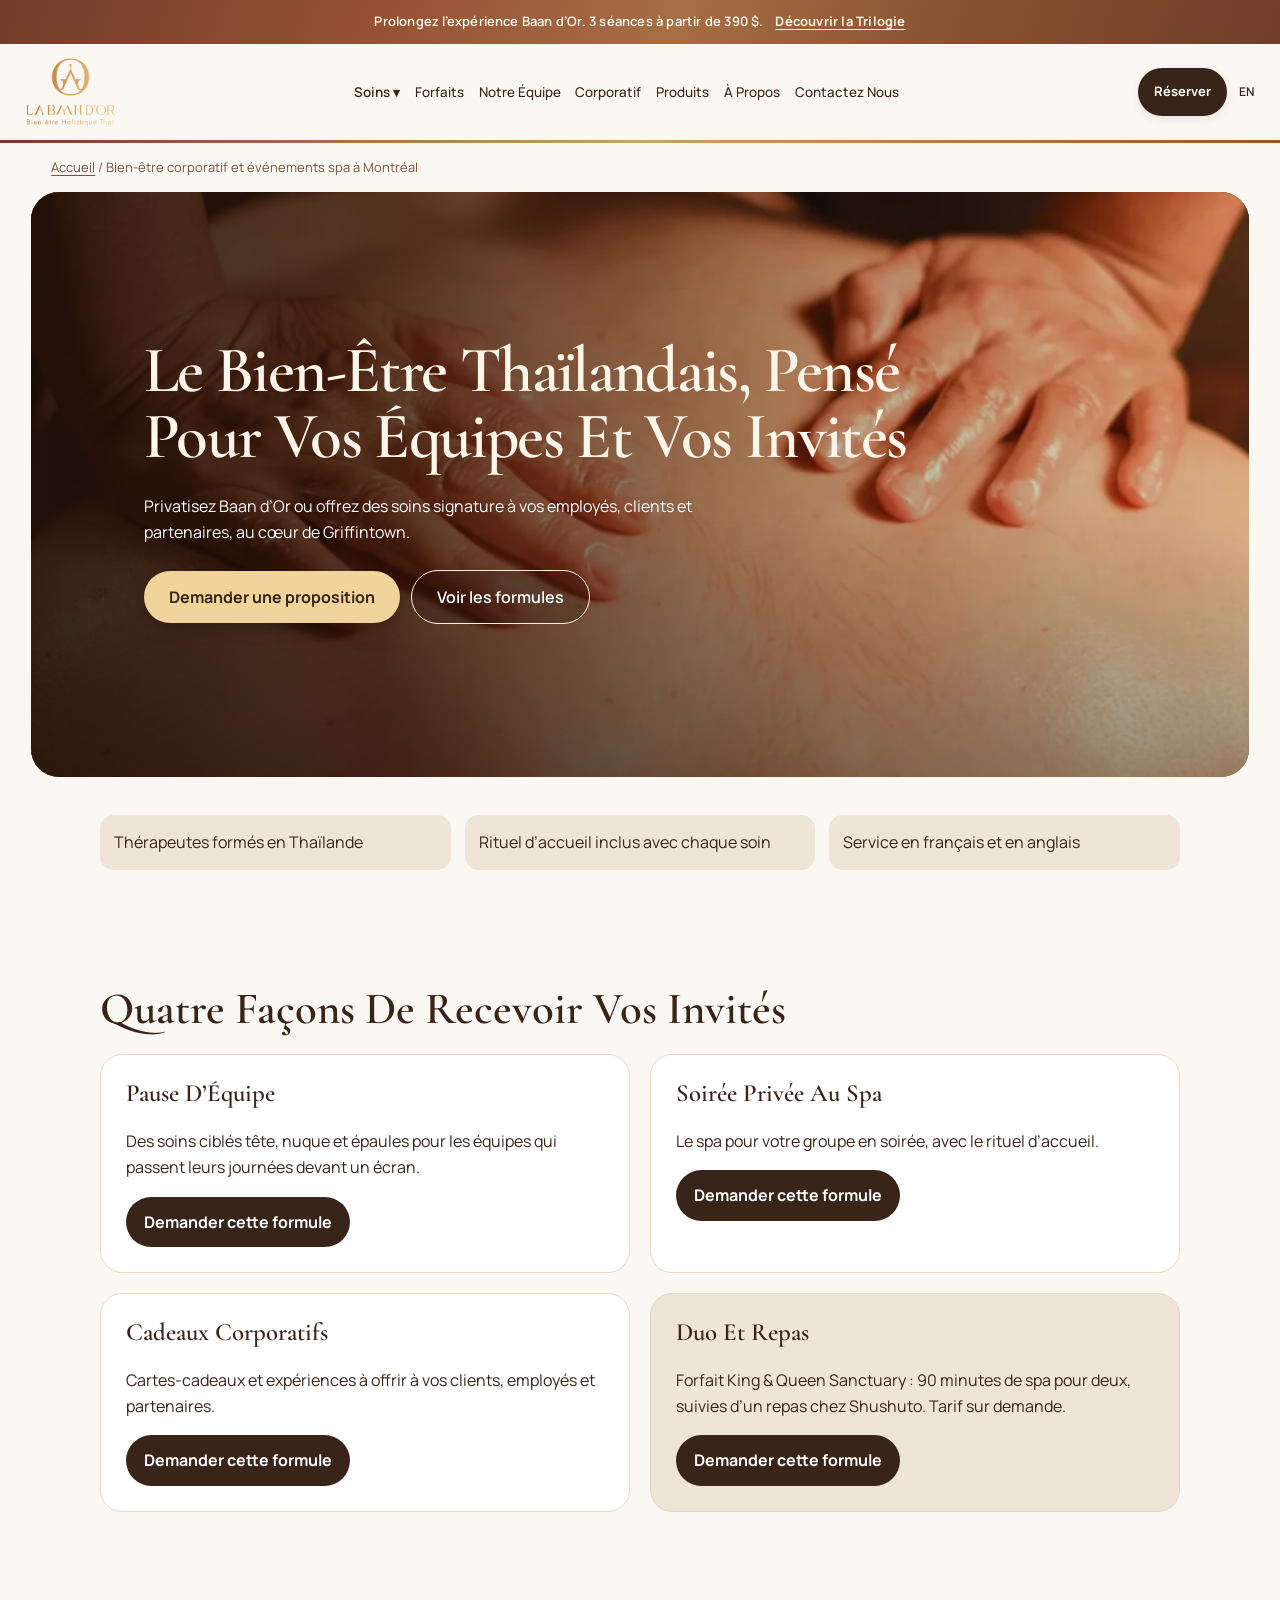
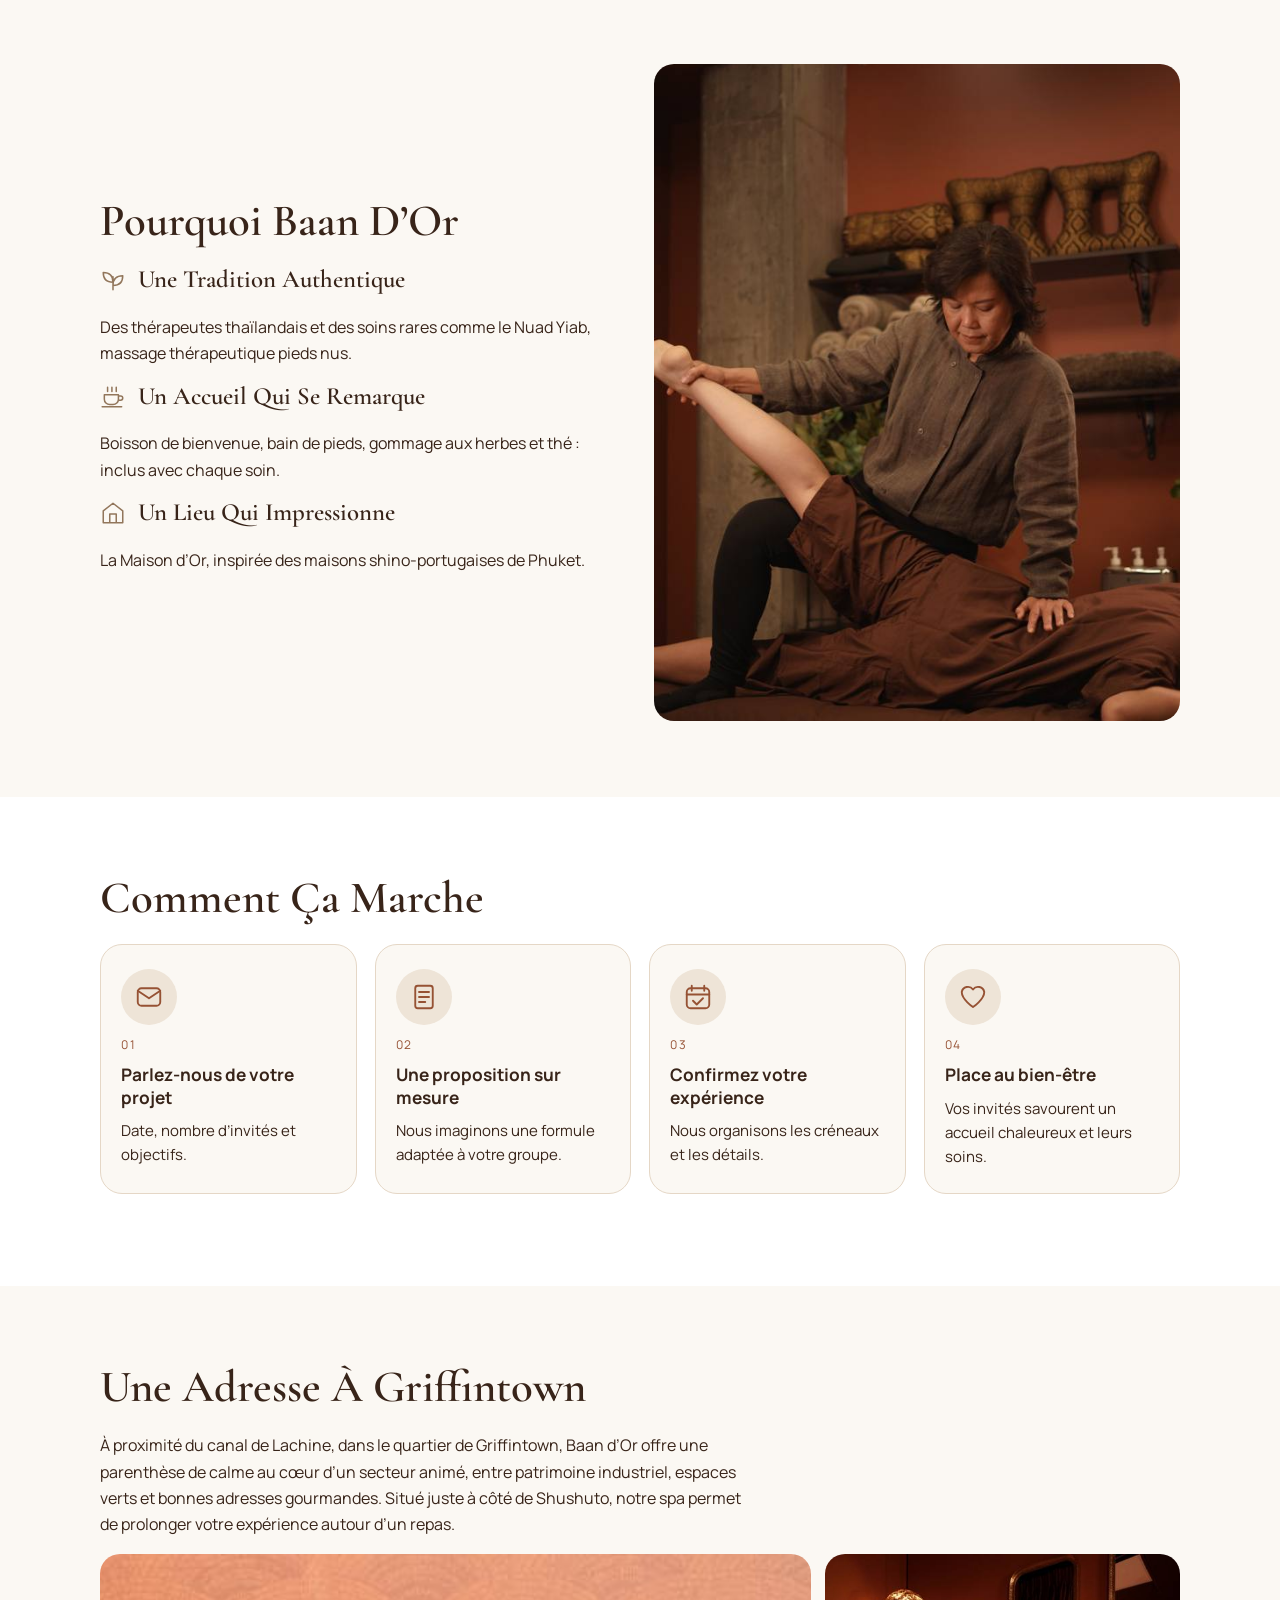
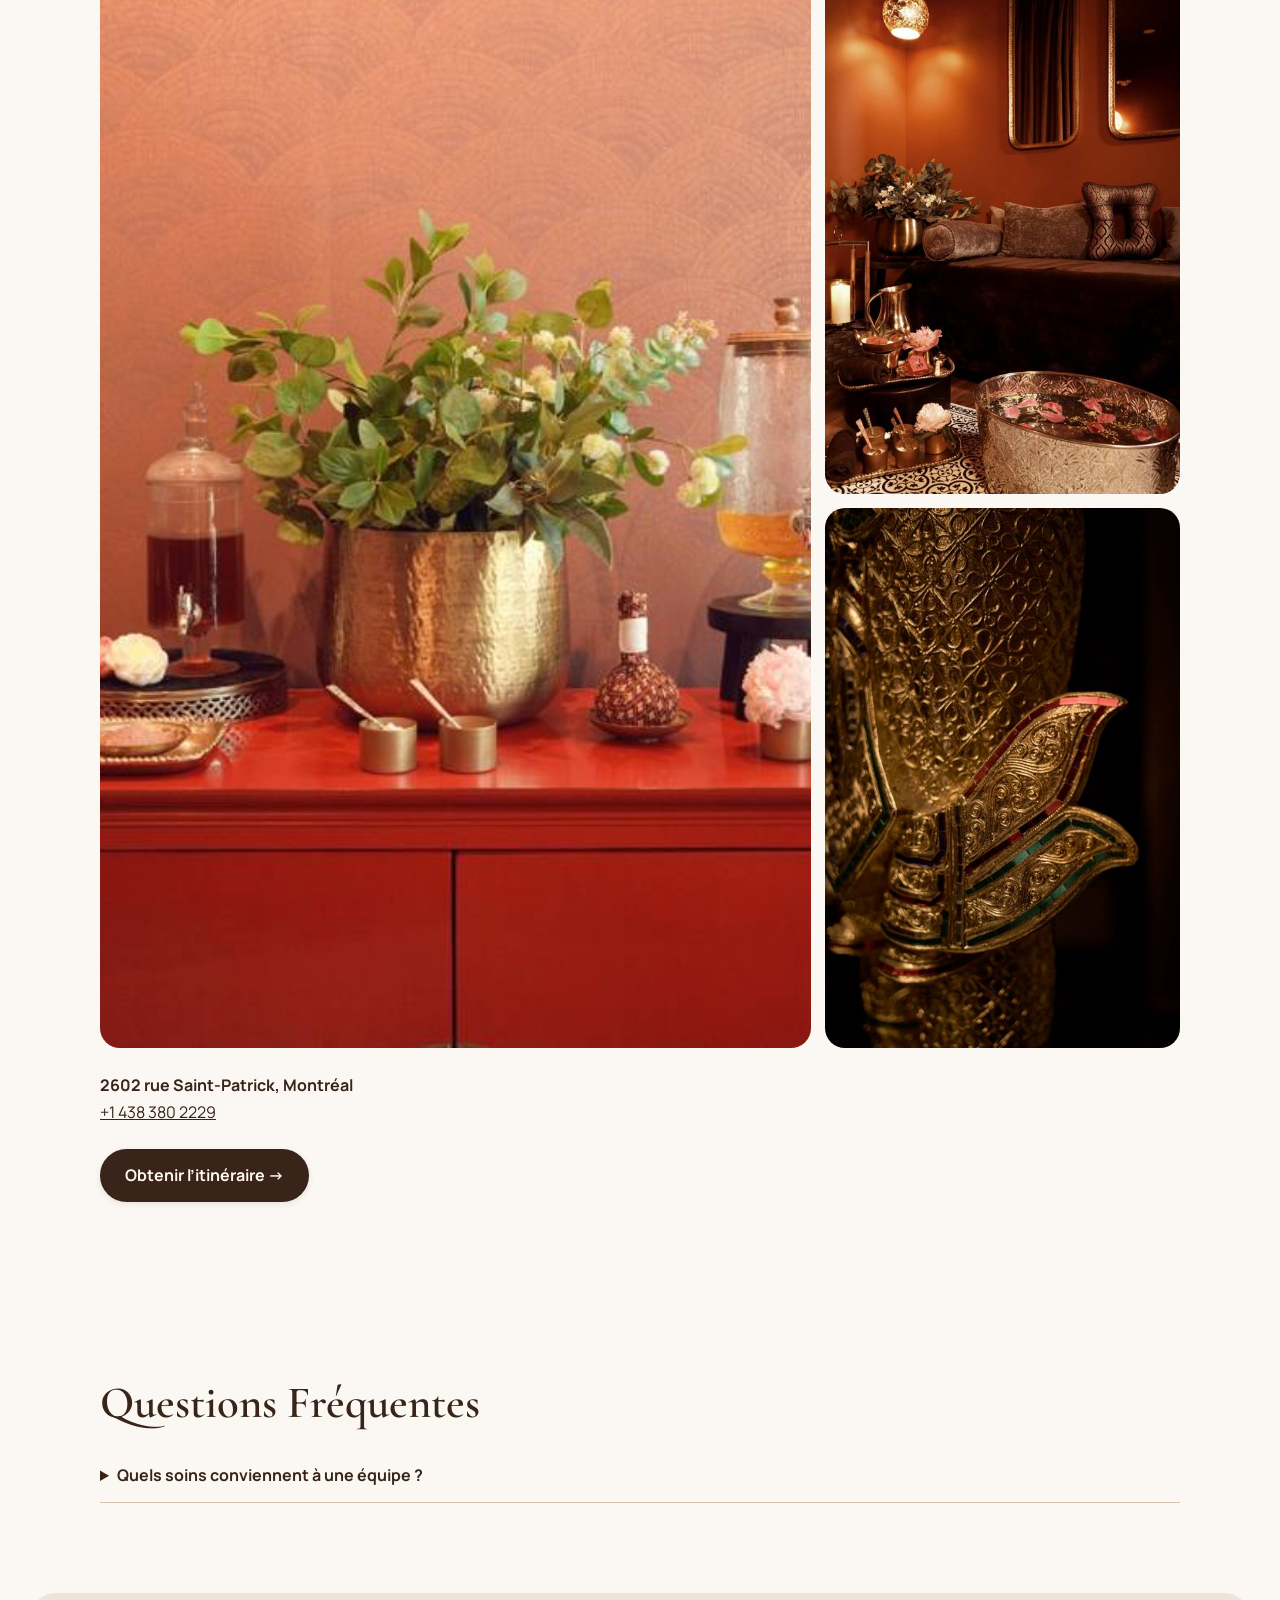
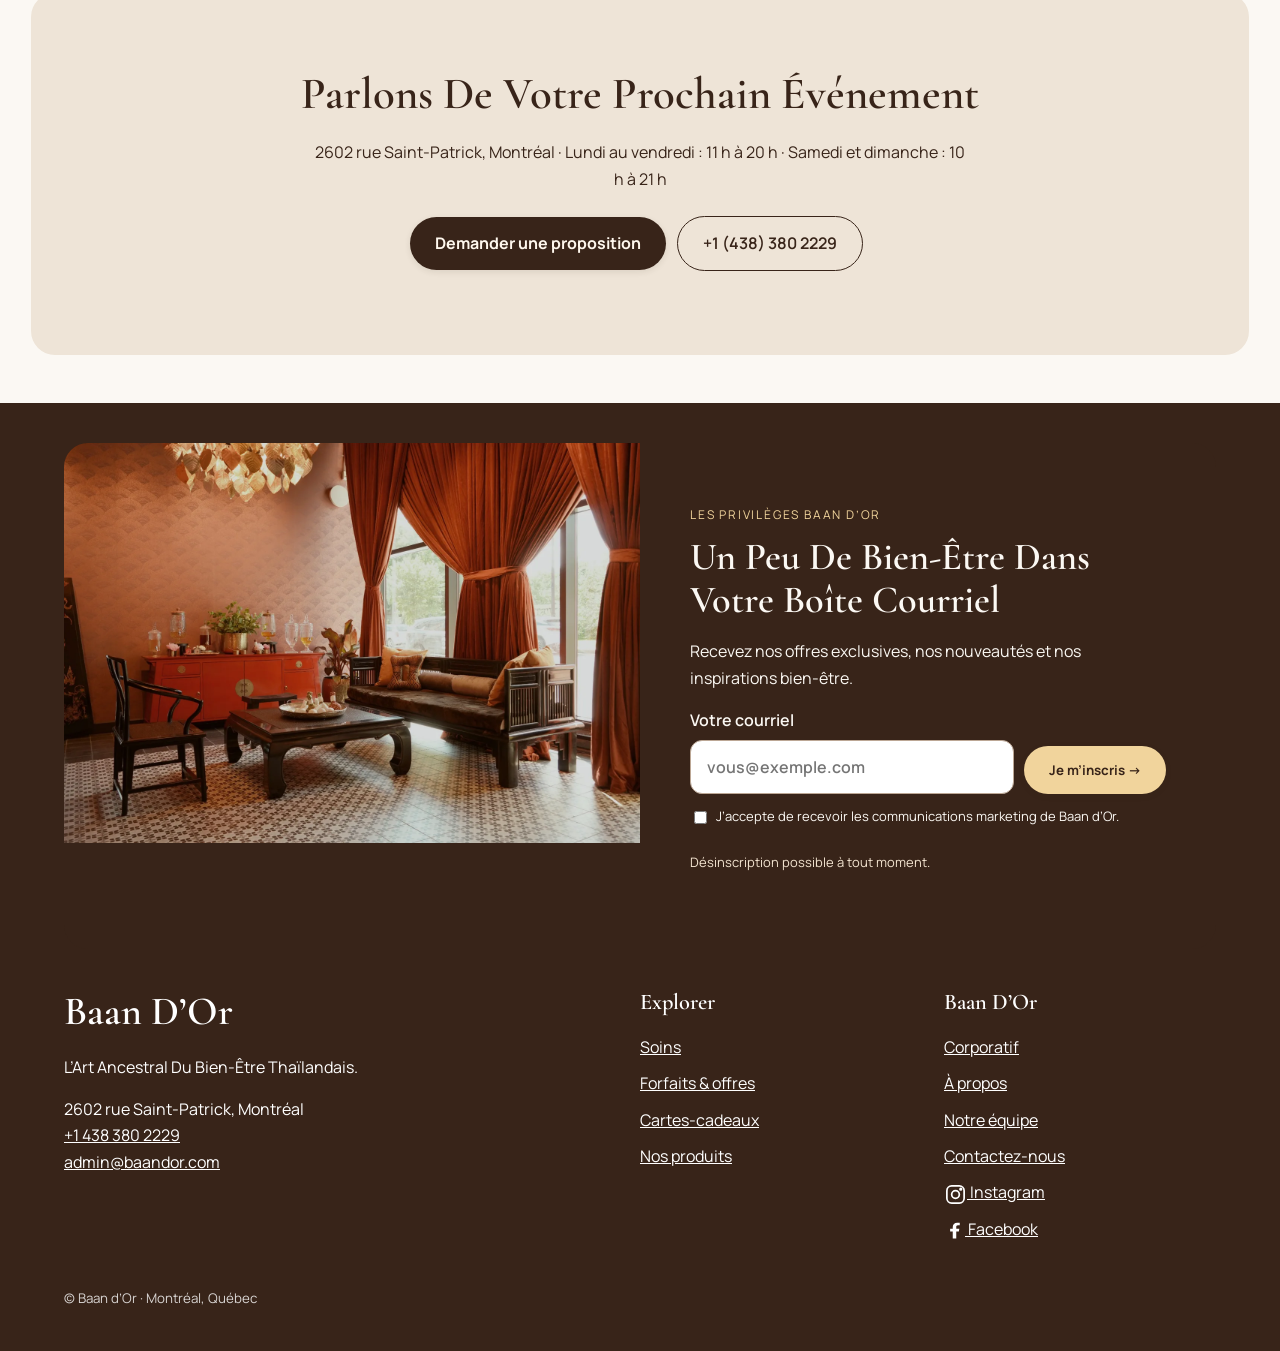
<file: corporate.html>
<!DOCTYPE html>

<html lang="fr">
<head><meta charset="utf-8"/><meta content="width=device-width, initial-scale=1" name="viewport"/><title>Bien-être corporatif et événements spa à Montréal | Baan d’Or</title><meta content="Organisez une expérience bien-être, une privatisation ou des cadeaux corporatifs chez Baan d’Or à Montréal." name="description"/><meta content="noindex,nofollow" name="robots"/><link href="https://baandor.com/corporate.html" rel="canonical"/><link href="https://baandor.com/corporate.html" hreflang="fr-CA" rel="alternate"/><link href="https://baandor.com/en/corporate.html" hreflang="en-CA" rel="alternate"/><meta content="Bien-être corporatif et événements spa à Montréal | Baan d’Or" property="og:title"/><meta content="Organisez une expérience bien-être, une privatisation ou des cadeaux corporatifs chez Baan d’Or à Montréal." property="og:description"/><meta content="https://baandor.com/assets/social.jpg" property="og:image"/><meta content="1200" property="og:image:width"/><meta content="630" property="og:image:height"/><meta content="Salon du spa Baan d’Or" property="og:image:alt"/><meta content="https://baandor.com/corporate.html" property="og:url"/><meta content="website" property="og:type"/><meta content="fr_CA" property="og:locale"/><meta content="summary_large_image" name="twitter:card"/><link href="https://fonts.googleapis.com" rel="preconnect"/><link crossorigin="" href="https://fonts.gstatic.com" rel="preconnect"/><link href="https://fonts.googleapis.com/css2?family=Cormorant+Garamond:wght@500;600&amp;family=Manrope:wght@400;500;600;700&amp;display=swap" rel="stylesheet"/><link href="v14-base.css?v=16" rel="stylesheet"/><script defer="" src="analytics.js?v=16"></script><script defer="" src="forms-v11.js?v=16"></script><script defer="" src="quick-data.js?v=18"></script><script defer="" src="v13.js?v=18"></script><script type="application/ld+json">{"@context": "https://schema.org", "@graph": [{"@type": "DaySpa", "@id": "https://baandor.com/#spa", "name": "Baan d’Or", "url": "https://baandor.com/", "telephone": "+1-438-380-2229", "address": {"@type": "PostalAddress", "streetAddress": "2602 rue Saint-Patrick", "addressLocality": "Montréal", "addressRegion": "QC", "addressCountry": "CA"}, "image": "https://baandor.com/assets/social.jpg", "sameAs": ["https://www.facebook.com/profile.php?id=61591302726069", "https://www.instagram.com/la_baan_d_or/", "https://www.fresha.com/a/la-baan-dor-montreal-montreal-2602-rue-saint-patrick-btpmv1n1"]}, {"@type": "WebPage", "@id": "https://baandor.com/corporate.html#webpage", "url": "https://baandor.com/corporate.html", "name": "Bien-être corporatif et événements spa à Montréal | Baan d’Or", "description": "Organisez une expérience bien-être, une privatisation ou des cadeaux corporatifs chez Baan d’Or à Montréal.", "inLanguage": "fr-CA", "about": {"@id": "https://baandor.com/#spa"}}, {"@type": "BreadcrumbList", "itemListElement": [{"@type": "ListItem", "position": 1, "name": "Accueil", "item": "https://baandor.com/"}, {"@type": "ListItem", "position": 2, "name": "Le bien-être thaïlandais, pensé pour vos équipes et vos invités", "item": "https://baandor.com/corporate.html"}]}]}</script><link href="v15-layout.css?v=16" rel="stylesheet"/><link href="v16.css?v=16" rel="stylesheet"/><link href="v17.css?v=17-ready" rel="stylesheet"/><link rel="stylesheet" href="v18.css?v=18"/><script defer src="v18.js?v=18"></script></head>
<body><header><a class="promo" href="https://www.fresha.com/a/la-baan-dor-montreal-montreal-2602-rue-saint-patrick-btpmv1n1/packages" rel="noopener noreferrer" target="_blank"><span class="">Prolongez l’expérience Baan d’Or. 3 séances à partir de 390 $.</span><span class="promo-cta">Découvrir la Trilogie</span></a><nav><a class="logo" href="index.html"><img alt="La Baan d’Or – Bien-être holistique thaï" decoding="async" height="74" src="assets/logo.webp" width="96"/></a><div class="nav-menu" id="nav-menu"><details class="treatment-menu"><summary><span class="">Soins</span></summary><div class="treatment-dropdown"><a href="treatments.html"><span class="">Tous les soins</span></a><a href="treatment-1.html"><span class="">Le Rituel Signature Baan d’Or</span></a><a href="treatment-2.html"><span class="">L’Héritage Royal Thaï</span></a><a href="treatment-3.html"><span class="">L’Art du Bien-Être Sur Mesure</span></a><a href="treatment-4.html"><span class="">Le Rituel Thaï aux Huiles Aromatiques</span></a><a href="treatment-5.html"><span class="">Le Rituel de la Couronne d’Or</span></a><a href="treatment-6.html"><span class="">Le Rituel Sérénité Thaï</span></a><a href="treatment-7.html"><span class="">Le Rituel Ancestral Sri La-Ong Osot</span></a><a href="treatment-8.html"><span class="">Le Rituel Nuad Yiab</span></a><a href="treatment-9.html"><span class="">Le Rituel Éclat Royal</span></a></div></details><a class="navlink" href="packages.html">Forfaits</a><a class="navlink" href="notre-equipe.html">Notre équipe</a><a aria-current="page" class="navlink" href="corporate.html">Corporatif</a><a class="navlink" href="products.html">Produits</a><a class="navlink" href="a-propos.html">À propos</a><a class="navlink" href="contact.html">Contactez-nous</a></div><a class="btn" href="https://www.fresha.com/a/la-baan-dor-montreal-montreal-2602-rue-saint-patrick-btpmv1n1/booking?menu=true&amp;share=true&amp;pId=3010365&amp;dppub=true" rel="noopener noreferrer" target="_blank"><span class="">Réserver</span></a><a class="lang-switch" href="en/corporate.html" hreflang="en" lang="en">EN</a><button aria-controls="nav-menu" aria-expanded="false" class="mobile-menu" type="button"><span class="">Menu</span> <span aria-hidden="true">☰</span></button></nav></header><main class="corporate-content"><div class="breadcrumbs"><a href="index.html"><span class="">Accueil</span></a> / <span class="">Bien-être corporatif et événements spa à Montréal</span></div><div class="hero">
<img alt="Massage relaxant aux huiles dans le spa Baan d’Or" decoding="async" fetchpriority="high" height="1600" loading="eager" src="assets/photo-3.webp" style="object-position:50% 50% !important" width="1066"/>
<div class="wrap">
<h1><span class="">Le bien-être thaïlandais, pensé pour vos équipes et vos invités</span></h1>
<p><span class="">Privatisez Baan d’Or ou offrez des soins signature à vos employés, clients et partenaires, au cœur de Griffintown.</span></p>
<a class="btn p" data-request="autre" href="#enquiry"><span class="">Demander une proposition</span></a>
<a class="btn secondary" href="#formules"><span class="">Voir les formules</span></a>
</div></div><div class="trust"><div class="wrap"><ul>
<li><span class="">Thérapeutes formés en Thaïlande</span></li>
<li><span class="">Rituel d’accueil inclus avec chaque soin</span></li>
<li><span class="">Service en français et en anglais</span></li>
</ul></div></div><section id="formules"><div class="wrap">
<h2><span class="">Quatre façons de recevoir vos invités</span></h2>
<div class="formats">
<div class="fmt"><h3><span class="">Pause d’équipe</span></h3>
<p><span class="">Des soins ciblés tête, nuque et épaules pour les équipes qui passent leurs journées devant un écran.</span></p>
<a data-request="equipe" href="#enquiry"><span class="">Demander cette formule</span></a></div>
<div class="fmt"><h3><span class="">Soirée privée au spa</span></h3>
<p><span class="">Le spa pour votre groupe en soirée, avec le rituel d’accueil.</span> </p>
<a data-request="privatisation" href="#enquiry"><span class="">Demander cette formule</span></a></div>
<div class="fmt"><h3><span class="">Cadeaux corporatifs</span></h3>
<p><span class="">Cartes-cadeaux et expériences à offrir à vos clients, employés et partenaires.</span> </p>
<a data-request="cadeaux" href="#enquiry"><span class="">Demander cette formule</span></a></div>
<div class="fmt big"><h3><span class="">Duo et repas</span></h3>
<p><span class="">Forfait King &amp; Queen Sanctuary : 90 minutes de spa pour deux, suivies d’un repas chez Shushuto. Tarif sur demande.</span></p>
<a data-request="duo" href="#enquiry"><span class="">Demander cette formule</span></a></div>
</div></div></section><div class="scallop"></div><section><div class="wrap why">
<div>
<h2><span class="">Pourquoi Baan d’Or</span></h2>
<h3><svg aria-hidden="true" class="v16-benefit-icon" fill="none" stroke="currentColor" stroke-linecap="round" stroke-linejoin="round" stroke-width="1.4" viewbox="0 0 24 24"><path d="M12 21V9m0 5C5 14 3 10 3 5c5 0 9 2 9 9Zm0 3c7 0 9-4 9-9-5 0-9 2-9 9Z"></path></svg><span class="">Une tradition authentique</span></h3>
<p><span class="">Des thérapeutes thaïlandais et des soins rares comme le Nuad Yiab, massage thérapeutique pieds nus.</span></p>
<h3><svg aria-hidden="true" class="v16-benefit-icon" fill="none" stroke="currentColor" stroke-linecap="round" stroke-linejoin="round" stroke-width="1.4" viewbox="0 0 24 24"><path d="M4 10h13v4a5 5 0 0 1-5 5H9a5 5 0 0 1-5-5zm13 1h2a2 2 0 0 1 0 4h-2M7 3v4m4-4v4m4-4v4M2 21h18"></path></svg><span class="">Un accueil qui se remarque</span></h3>
<p><span class="">Boisson de bienvenue, bain de pieds, gommage aux herbes et thé : inclus avec chaque soin.</span></p>
<h3><svg aria-hidden="true" class="v16-benefit-icon" fill="none" stroke="currentColor" stroke-linecap="round" stroke-linejoin="round" stroke-width="1.4" viewbox="0 0 24 24"><path d="m3 10 9-7 9 7v11H3zm6 11v-8h6v8"></path></svg><span class="">Un lieu qui impressionne</span></h3>
<p><span class="">La Maison d’Or, inspirée des maisons shino-portugaises de Phuket.</span></p>
</div>
<div style="aspect-ratio:4/5;overflow:hidden"><img alt="Thérapeute thaïlandaise guidant un étirement assisté dans une salle de soin de La Baan D’Or" decoding="async" height="900" loading="lazy" src="assets/corporate-e14cbd53eb71.jpg" width="600"/></div>
</div></section><section style="background:#fff"><div class="wrap">
<h2><span class="">Comment ça marche</span></h2>
<ol class="steps"><li><span class="step-icon"><svg fill="none" height="30" stroke="currentColor" stroke-linecap="round" stroke-linejoin="round" stroke-width="1.5" viewbox="0 0 24 24" width="30"><rect height="14" rx="3" width="18" x="3" y="5"></rect><path d="m3 7 9 6 9-6"></path></svg></span><span class="step-kicker">01</span><strong>Parlez-nous de votre projet</strong><p>Date, nombre d’invités et objectifs.</p></li><li><span class="step-icon"><svg fill="none" height="30" stroke="currentColor" stroke-linecap="round" stroke-linejoin="round" stroke-width="1.5" viewbox="0 0 24 24" width="30"><rect height="18" rx="2" width="14" x="5" y="3"></rect><path d="M8 8h8M8 12h8M8 16h5"></path></svg></span><span class="step-kicker">02</span><strong>Une proposition sur mesure</strong><p>Nous imaginons une formule adaptée à votre groupe.</p></li><li><span class="step-icon"><svg fill="none" height="30" stroke="currentColor" stroke-linecap="round" stroke-linejoin="round" stroke-width="1.5" viewbox="0 0 24 24" width="30"><rect height="16" rx="3" width="18" x="3" y="5"></rect><path d="M7 3v4m10-4v4M3 10h18m-13 5 3 3 5-5"></path></svg></span><span class="step-kicker">03</span><strong>Confirmez votre expérience</strong><p>Nous organisons les créneaux et les détails.</p></li><li><span class="step-icon"><svg fill="none" height="30" stroke="currentColor" stroke-linecap="round" stroke-linejoin="round" stroke-width="1.5" viewbox="0 0 24 24" width="30"><path d="M12 20S3 14 3 8a5 5 0 0 1 9-2 5 5 0 0 1 9 2c0 6-9 12-9 12Z"></path></svg></span><span class="step-kicker">04</span><strong>Place au bien-être</strong><p>Vos invités savourent un accueil chaleureux et leurs soins.</p></li></ol></div></section><section><div class="wrap">
<h2><span class="">Une adresse à Griffintown</span></h2>
<p>À proximité du canal de Lachine, dans le quartier de Griffintown, Baan d’Or offre une parenthèse de calme au cœur d’un secteur animé, entre patrimoine industriel, espaces verts et bonnes adresses gourmandes. Situé juste à côté de Shushuto, notre spa permet de prolonger votre expérience autour d’un repas.</p>
<div class="venue">
<figure><img alt="Console rouge avec fontaines à boissons et fleurs devant un papier peint à motif d’éventails cuivrés" decoding="async" height="672" loading="lazy" src="assets/corporate-af85e04bf36e.jpg" width="1200"/></figure>
<figure><img alt="Salle de soin aux murs terracotta avec miroirs dorés et bain de pieds aux pétales" decoding="async" height="800" loading="lazy" src="assets/corporate-a0da95aaf880.jpg" width="533"/></figure>
<figure><img alt="Détail doré incrusté de mosaïque de miroirs, décor de La Baan D’Or" decoding="async" height="700" loading="lazy" src="assets/corporate-c6d3b44d361c.jpg" width="467"/></figure>
</div>
<p class="venue-address"><strong>2602 rue Saint-Patrick, Montréal</strong><br/><a href="tel:+14383802229">+1 438 380 2229</a></p><p style="margin-top:16px"><a class="btn" href="https://www.google.com/maps/search/?api=1&amp;query=2602%20rue%20Saint-Patrick%2C%20Montr%C3%A9al" rel="noopener noreferrer" style="font-weight:700" target="_blank">Obtenir l’itinéraire →</a></p>
</div></section><section><div class="wrap">
<h2><span class="">Questions fréquentes</span></h2>
<details><summary><span class="">Quels soins conviennent à une équipe ?</span></summary><p><span class="">Le Rituel Sérénité Thaï et le Massage du patrimoine thaïlandais, selon le temps disponible.</span></p></details>
</div></section><section class="final"><div class="wrap">
<h2><span class="">Parlons de votre prochain événement</span></h2>
<p><span class="">2602 rue Saint-Patrick, Montréal · Lundi au vendredi : 11 h à 20 h · Samedi et dimanche : 10 h à 21 h</span></p>
<a class="btn p" data-request="autre" href="#enquiry"><span class="">Demander une proposition</span></a>
<a class="btn secondary" href="tel:+14383802229">+1 (438) 380 2229</a>
</div></section><div class="bar"><a class="p" data-request="autre" href="#enquiry"><span class="">Demander une proposition</span></a><a aria-label="Appeler / Call" class="t" href="tel:+14383802229">☎</a></div></main><dialog aria-labelledby="enquiry-title" id="enquiry"><div class="modal-head"><h2 id="enquiry-title"><span class="">Demander une proposition</span></h2><button aria-label="Fermer / Close" id="close-modal" type="button">×</button></div><form action="#" method="post" onsubmit="return false">
<label><span class="">Prénom</span><input autocomplete="given-name" name="prenom" required=""/></label>
<label><span class="">Nom</span><input autocomplete="family-name" name="nom"/></label>
<label><span class="">Entreprise</span><input autocomplete="organization" name="entreprise"/></label>
<label><span class="">Courriel</span><input autocomplete="email" name="courriel" required="" type="email"/></label>
<label><span class="">Téléphone</span><input autocomplete="tel" name="tel" type="tel"/></label>
<label><span class="">Type de demande</span>
<select name="type" required=""><option value="equipe">Soirée d’équipe / Team event</option><option value="cadeaux">Cadeaux corporatifs / Corporate gifts</option><option value="privatisation">Privatisation / Private booking</option><option value="autre">Autre / Other</option><option value="duo">Duo et repas / Couples and meal</option></select></label>
<label><span class="">Nombre de personnes</span><input min="1" name="nb" type="number"/></label>
<label><span class="">Date souhaitée</span><input name="date" type="date"/></label>
<label><span class="">Message</span><textarea name="msg" rows="4"></textarea></label>
<label class="check"><input name="consent" required="" type="checkbox"/><span><span class="">J’accepte d’être contacté(e) au sujet de ma demande. <span class="">Politique de confidentialité à intégrer avant lancement.</span></span></span></label>
<button class="btn p" style="border:0;cursor:pointer;font:inherit;font-weight:700" type="submit"><span class="">Envoyer ma demande</span></button>
<p hidden="" id="form-status" role="status"></p></form></dialog><script>const modal=document.getElementById('enquiry');let opener;document.querySelectorAll('[data-request]').forEach(a=>a.addEventListener('click',e=>{e.preventDefault();opener=a;modal.querySelector('select[name=type]').value=a.dataset.request;modal.showModal();}));document.getElementById('close-modal').onclick=()=>modal.close();modal.addEventListener('close',()=>opener?.focus());modal.addEventListener('click',e=>{if(e.target===modal){const r=modal.getBoundingClientRect();if(e.clientX<r.left||e.clientX>r.right||e.clientY<r.top||e.clientY>r.bottom)modal.close();}});modal.querySelector('form').addEventListener('submit',e=>{e.preventDefault();const p=document.getElementById('form-status');p.hidden=false;p.textContent=document.documentElement.lang==='fr'?'Formulaire de démonstration : aucun message envoyé.':'Preview form: no message sent. Connect the secure submission endpoint before launch.';});</script><footer class="site-footer"><section aria-label="Infolettre" class="v11-news"><img alt="Salon Baan d’Or" decoding="async" height="1066" loading="lazy" src="assets/photo-0.webp" width="1600"/><div class="v11-news-copy"><p class="eyebrow">LES PRIVILÈGES BAAN D’OR</p><h2>Un peu de bien-être dans votre boîte courriel</h2><p>Recevez nos offres exclusives, nos nouveautés et nos inspirations bien-être.</p><form data-v11-preview=""><div class="v11-news-row"><label>Votre courriel<input autocomplete="email" name="email" placeholder="vous@exemple.com" required="" type="email"/></label><button class="btn" type="submit">Je m’inscris →</button></div><label class="v11-consent"><input name="consent" required="" type="checkbox"/>J’accepte de recevoir les communications marketing de Baan d’Or.</label><p class="v11-note">Désinscription possible à tout moment.</p><p aria-live="polite" class="v11-status" role="status"></p></form></div></section><div class="footer-grid"><div><h2>Baan d’Or</h2><p><span class="">L’art ancestral du bien-être thaïlandais.</span></p><p>2602 rue Saint-Patrick, Montréal<br/><a href="tel:+14383802229">+1 438 380 2229</a></p></div><div><h3><span class="">Explorer</span></h3><a href="treatments.html"><span class="">Soins</span></a><a href="packages.html"><span class="">Forfaits &amp; offres</span></a><a href="gift-cards.html"><span class="">Cartes-cadeaux</span></a><a href="products.html">Nos produits</a></div><div><h3><span class="">Baan d’Or</span></h3><a href="corporate.html"><span class="">Corporatif</span></a><a href="a-propos.html">À propos</a><a href="notre-equipe.html">Notre équipe</a><a href="contact.html">Contactez-nous</a><a href="https://www.instagram.com/la_baan_d_or/" rel="noopener noreferrer" target="_blank"><svg aria-hidden="true" fill="none" height="23" stroke="currentColor" stroke-width="1.8" viewbox="0 0 24 24" width="23"><rect height="18" rx="5" width="18" x="3" y="3"></rect><circle cx="12" cy="12" r="4"></circle><circle cx="17.5" cy="6.5" fill="currentColor" r=".8"></circle></svg> Instagram</a><a class="social-link" href="https://www.facebook.com/profile.php?id=61591302726069" rel="noopener noreferrer" target="_blank"><svg aria-hidden="true" fill="currentColor" height="21" viewbox="0 0 24 24" width="21"><path d="M14 21v-8h3l.5-3H14V8c0-1 .4-2 2-2h2V3h-3c-3 0-5 2-5 5v2H7v3h3v8z"></path></svg> Facebook</a></div></div><small>© Baan d’Or · <span class="">Montréal, Québec</span></small></footer><script defer="" src="site.js?v=16"></script></body>
</html>
</file>
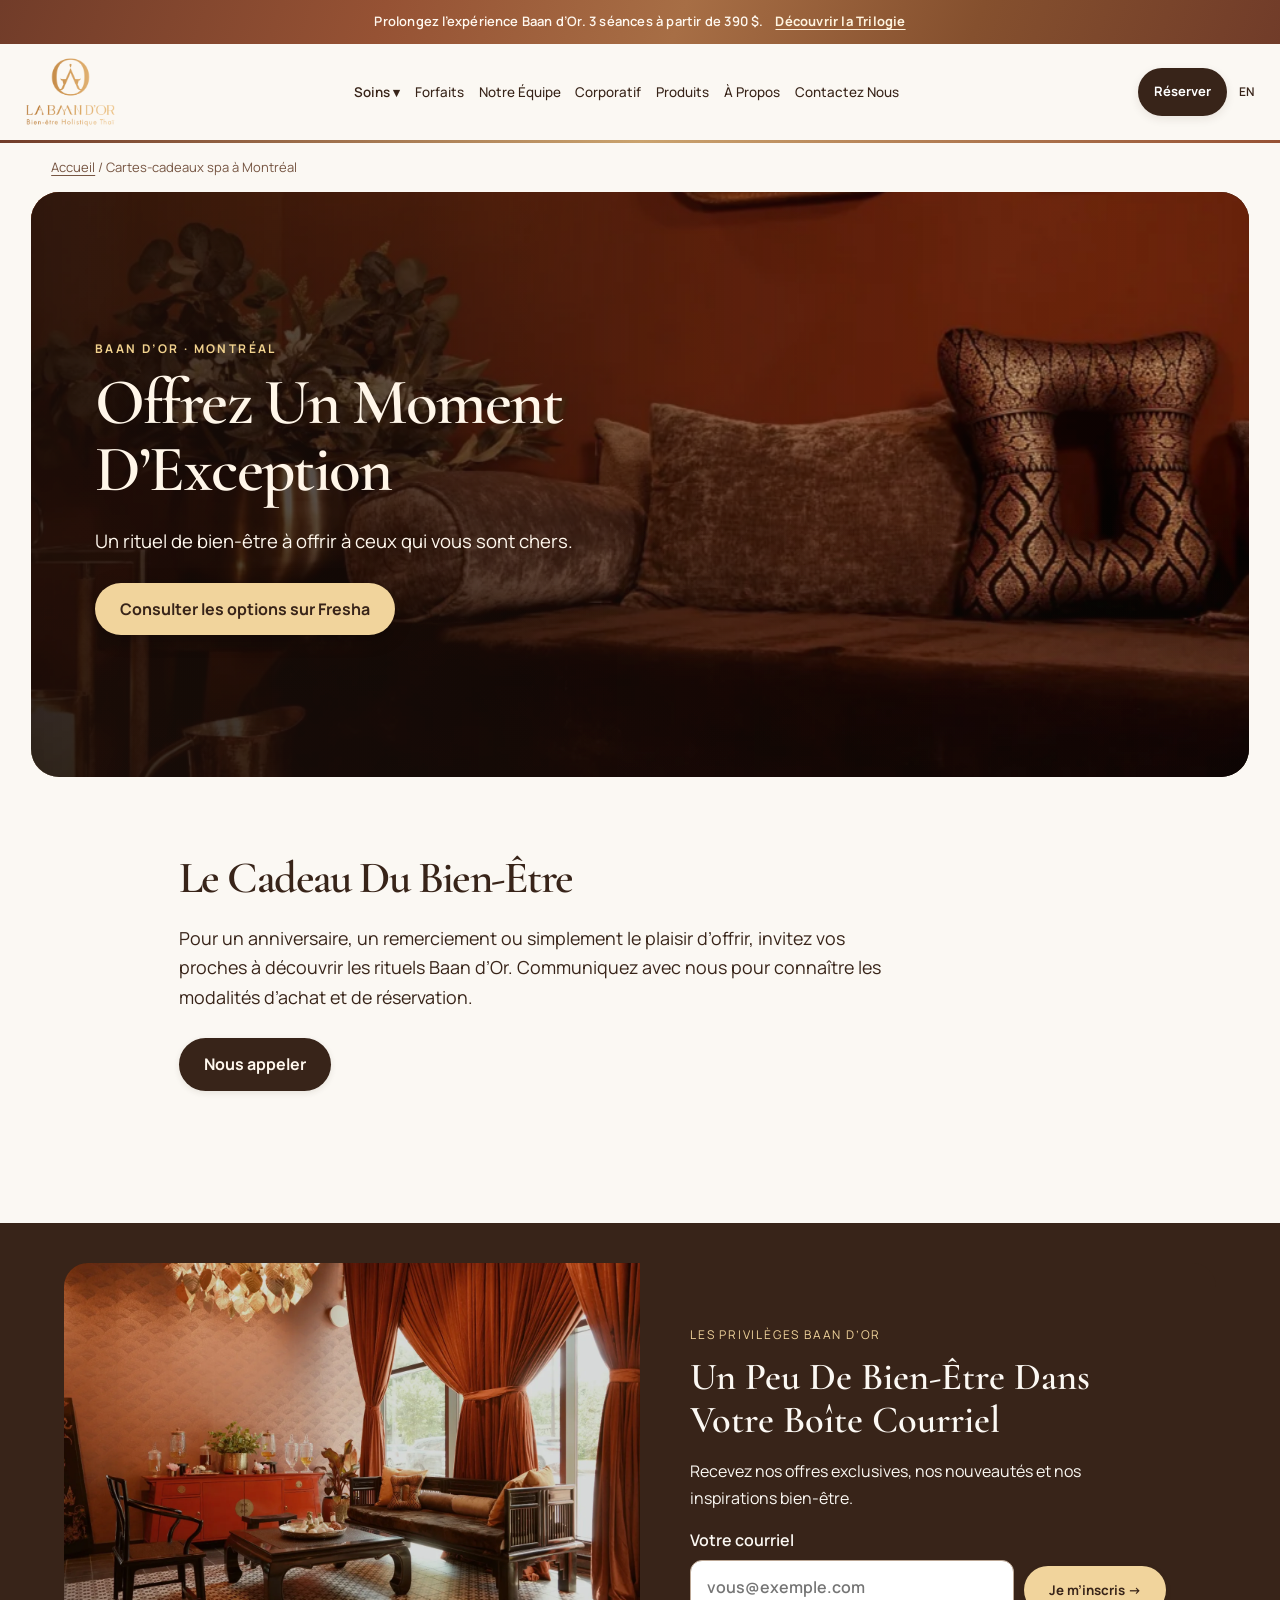
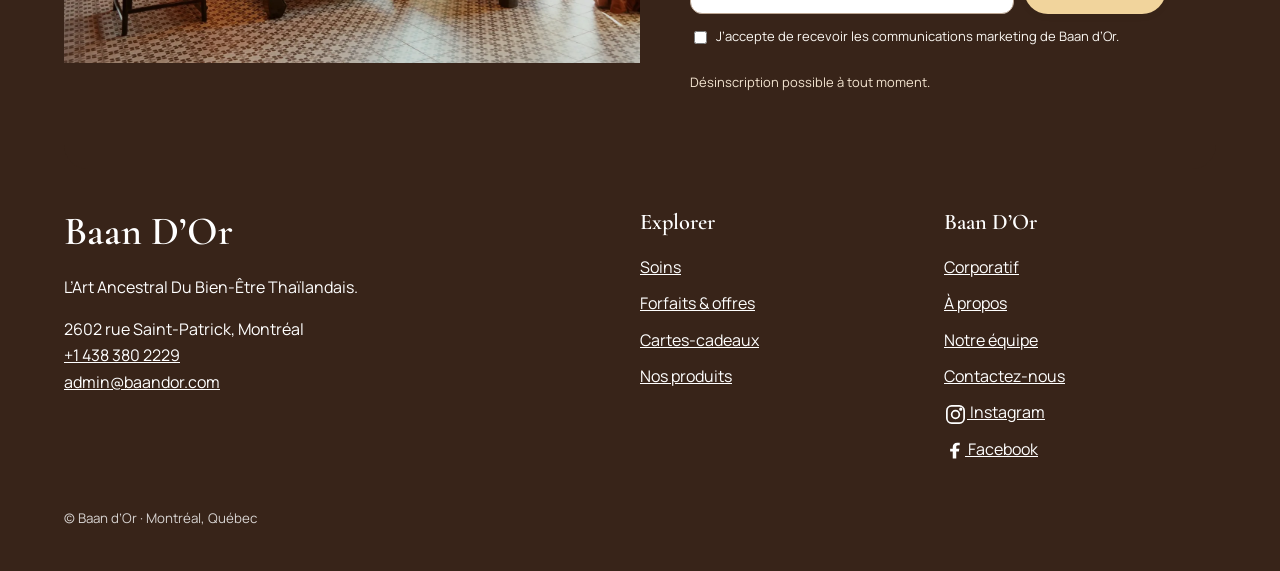
<file: gift-cards.html>
<!DOCTYPE html>

<html lang="fr"><head><meta charset="utf-8"/><meta content="width=device-width, initial-scale=1" name="viewport"/><title>Cartes-cadeaux spa à Montréal | Baan d’Or</title><meta content="Offrez une expérience de massage thaïlandais à Montréal avec Baan d’Or." name="description"/><meta content="noindex,nofollow" name="robots"/><link href="https://baandor.com/gift-cards.html" rel="canonical"/><link href="https://baandor.com/gift-cards.html" hreflang="fr-CA" rel="alternate"/><link href="https://baandor.com/en/gift-cards.html" hreflang="en-CA" rel="alternate"/><meta content="Cartes-cadeaux spa à Montréal | Baan d’Or" property="og:title"/><meta content="Offrez une expérience de massage thaïlandais à Montréal avec Baan d’Or." property="og:description"/><meta content="https://baandor.com/assets/social.jpg" property="og:image"/><meta content="1200" property="og:image:width"/><meta content="630" property="og:image:height"/><meta content="Salon du spa Baan d’Or" property="og:image:alt"/><meta content="https://baandor.com/gift-cards.html" property="og:url"/><meta content="website" property="og:type"/><meta content="fr_CA" property="og:locale"/><meta content="summary_large_image" name="twitter:card"/><link href="https://fonts.googleapis.com" rel="preconnect"/><link crossorigin="" href="https://fonts.gstatic.com" rel="preconnect"/><link href="https://fonts.googleapis.com/css2?family=Cormorant+Garamond:wght@500;600&amp;family=Manrope:wght@400;500;600;700&amp;display=swap" rel="stylesheet"/><link href="v14-base.css?v=16" rel="stylesheet"/><script defer="" src="analytics.js?v=16"></script><script defer="" src="forms-v11.js?v=16"></script><script defer="" src="quick-data.js?v=18"></script><script defer="" src="v13.js?v=18"></script><script type="application/ld+json">{"@context": "https://schema.org", "@graph": [{"@type": "DaySpa", "@id": "https://baandor.com/#spa", "name": "Baan d’Or", "url": "https://baandor.com/", "telephone": "+1-438-380-2229", "address": {"@type": "PostalAddress", "streetAddress": "2602 rue Saint-Patrick", "addressLocality": "Montréal", "addressRegion": "QC", "addressCountry": "CA"}, "image": "https://baandor.com/assets/social.jpg", "sameAs": ["https://www.facebook.com/profile.php?id=61591302726069", "https://www.instagram.com/la_baan_d_or/", "https://www.fresha.com/a/la-baan-dor-montreal-montreal-2602-rue-saint-patrick-btpmv1n1"]}, {"@type": "WebPage", "@id": "https://baandor.com/gift-cards.html#webpage", "url": "https://baandor.com/gift-cards.html", "name": "Cartes-cadeaux spa à Montréal | Baan d’Or", "description": "Offrez une expérience de massage thaïlandais à Montréal avec Baan d’Or.", "inLanguage": "fr-CA", "about": {"@id": "https://baandor.com/#spa"}}, {"@type": "BreadcrumbList", "itemListElement": [{"@type": "ListItem", "position": 1, "name": "Accueil", "item": "https://baandor.com/"}, {"@type": "ListItem", "position": 2, "name": "Offrez un moment d’exception", "item": "https://baandor.com/gift-cards.html"}]}]}</script><link href="v15-layout.css?v=16" rel="stylesheet"/><link href="v16.css?v=16" rel="stylesheet"/><link href="v17.css?v=17-ready" rel="stylesheet"/><link rel="stylesheet" href="v18.css?v=18"/><script defer src="v18.js?v=18"></script></head><body><header><a class="promo" href="https://www.fresha.com/a/la-baan-dor-montreal-montreal-2602-rue-saint-patrick-btpmv1n1/packages" rel="noopener noreferrer" target="_blank"><span class="">Prolongez l’expérience Baan d’Or. 3 séances à partir de 390 $.</span><span class="promo-cta">Découvrir la Trilogie</span></a><nav><a class="logo" href="index.html"><img alt="La Baan d’Or – Bien-être holistique thaï" decoding="async" height="74" src="assets/logo.webp" width="96"/></a><div class="nav-menu" id="nav-menu"><details class="treatment-menu"><summary><span class="">Soins</span></summary><div class="treatment-dropdown"><a href="treatments.html"><span class="">Tous les soins</span></a><a href="treatment-1.html"><span class="">Le Rituel Signature Baan d’Or</span></a><a href="treatment-2.html"><span class="">L’Héritage Royal Thaï</span></a><a href="treatment-3.html"><span class="">L’Art du Bien-Être Sur Mesure</span></a><a href="treatment-4.html"><span class="">Le Rituel Thaï aux Huiles Aromatiques</span></a><a href="treatment-5.html"><span class="">Le Rituel de la Couronne d’Or</span></a><a href="treatment-6.html"><span class="">Le Rituel Sérénité Thaï</span></a><a href="treatment-7.html"><span class="">Le Rituel Ancestral Sri La-Ong Osot</span></a><a href="treatment-8.html"><span class="">Le Rituel Nuad Yiab</span></a><a href="treatment-9.html"><span class="">Le Rituel Éclat Royal</span></a></div></details><a class="navlink" href="packages.html">Forfaits</a><a class="navlink" href="notre-equipe.html">Notre équipe</a><a class="navlink" href="corporate.html">Corporatif</a><a class="navlink" href="products.html">Produits</a><a class="navlink" href="a-propos.html">À propos</a><a class="navlink" href="contact.html">Contactez-nous</a></div><a class="btn" href="https://www.fresha.com/a/la-baan-dor-montreal-montreal-2602-rue-saint-patrick-btpmv1n1/booking?menu=true&amp;share=true&amp;pId=3010365&amp;dppub=true" rel="noopener noreferrer" target="_blank"><span class="">Réserver</span></a><a class="lang-switch" href="en/gift-cards.html" hreflang="en" lang="en">EN</a><button aria-controls="nav-menu" aria-expanded="false" class="mobile-menu" type="button"><span class="">Menu</span> <span aria-hidden="true">☰</span></button></nav></header><main><div class="breadcrumbs"><a href="index.html"><span class="">Accueil</span></a> / <span class="">Cartes-cadeaux spa à Montréal</span></div><div class="hero"><div class="copy"><p class="eyebrow">BAAN D’OR · MONTRÉAL</p><h1><span class="">Offrez un moment d’exception</span></h1><p><span class="">Un rituel de bien-être à offrir à ceux qui vous sont chers.</span></p><a class="btn" href="https://www.fresha.com/a/la-baan-dor-montreal-montreal-2602-rue-saint-patrick-btpmv1n1/booking?menu=true&amp;share=true&amp;pId=3010365&amp;dppub=true" rel="noopener noreferrer" target="_blank"><span class="">Consulter les options sur Fresha</span></a></div><img alt="Offrez un moment d’exception" decoding="async" fetchpriority="high" height="1600" loading="eager" src="assets/photo-6.webp" width="1066"/></div><section class="detail-intro"><h2><span class="">Le cadeau du bien-être</span></h2><p><span class="">Pour un anniversaire, un remerciement ou simplement le plaisir d’offrir, invitez vos proches à découvrir les rituels Baan d’Or. Communiquez avec nous pour connaître les modalités d’achat et de réservation.</span></p><a class="btn" href="tel:+14383802229"><span class="">Nous appeler</span></a></section></main><footer class="site-footer"><section aria-label="Infolettre" class="v11-news"><img alt="Salon Baan d’Or" decoding="async" height="1066" loading="lazy" src="assets/photo-0.webp" width="1600"/><div class="v11-news-copy"><p class="eyebrow">LES PRIVILÈGES BAAN D’OR</p><h2>Un peu de bien-être dans votre boîte courriel</h2><p>Recevez nos offres exclusives, nos nouveautés et nos inspirations bien-être.</p><form data-v11-preview=""><div class="v11-news-row"><label>Votre courriel<input autocomplete="email" name="email" placeholder="vous@exemple.com" required="" type="email"/></label><button class="btn" type="submit">Je m’inscris →</button></div><label class="v11-consent"><input name="consent" required="" type="checkbox"/>J’accepte de recevoir les communications marketing de Baan d’Or.</label><p class="v11-note">Désinscription possible à tout moment.</p><p aria-live="polite" class="v11-status" role="status"></p></form></div></section><div class="footer-grid"><div><h2>Baan d’Or</h2><p><span class="">L’art ancestral du bien-être thaïlandais.</span></p><p>2602 rue Saint-Patrick, Montréal<br/><a href="tel:+14383802229">+1 438 380 2229</a></p></div><div><h3><span class="">Explorer</span></h3><a href="treatments.html"><span class="">Soins</span></a><a href="packages.html"><span class="">Forfaits &amp; offres</span></a><a href="gift-cards.html"><span class="">Cartes-cadeaux</span></a><a href="products.html">Nos produits</a></div><div><h3><span class="">Baan d’Or</span></h3><a href="corporate.html"><span class="">Corporatif</span></a><a href="a-propos.html">À propos</a><a href="notre-equipe.html">Notre équipe</a><a href="contact.html">Contactez-nous</a><a href="https://www.instagram.com/la_baan_d_or/" rel="noopener noreferrer" target="_blank"><svg aria-hidden="true" fill="none" height="23" stroke="currentColor" stroke-width="1.8" viewbox="0 0 24 24" width="23"><rect height="18" rx="5" width="18" x="3" y="3"></rect><circle cx="12" cy="12" r="4"></circle><circle cx="17.5" cy="6.5" fill="currentColor" r=".8"></circle></svg> Instagram</a><a class="social-link" href="https://www.facebook.com/profile.php?id=61591302726069" rel="noopener noreferrer" target="_blank"><svg aria-hidden="true" fill="currentColor" height="21" viewbox="0 0 24 24" width="21"><path d="M14 21v-8h3l.5-3H14V8c0-1 .4-2 2-2h2V3h-3c-3 0-5 2-5 5v2H7v3h3v8z"></path></svg> Facebook</a></div></div><small>© Baan d’Or · <span class="">Montréal, Québec</span></small></footer><script defer="" src="site.js?v=16"></script></body></html>
</file>
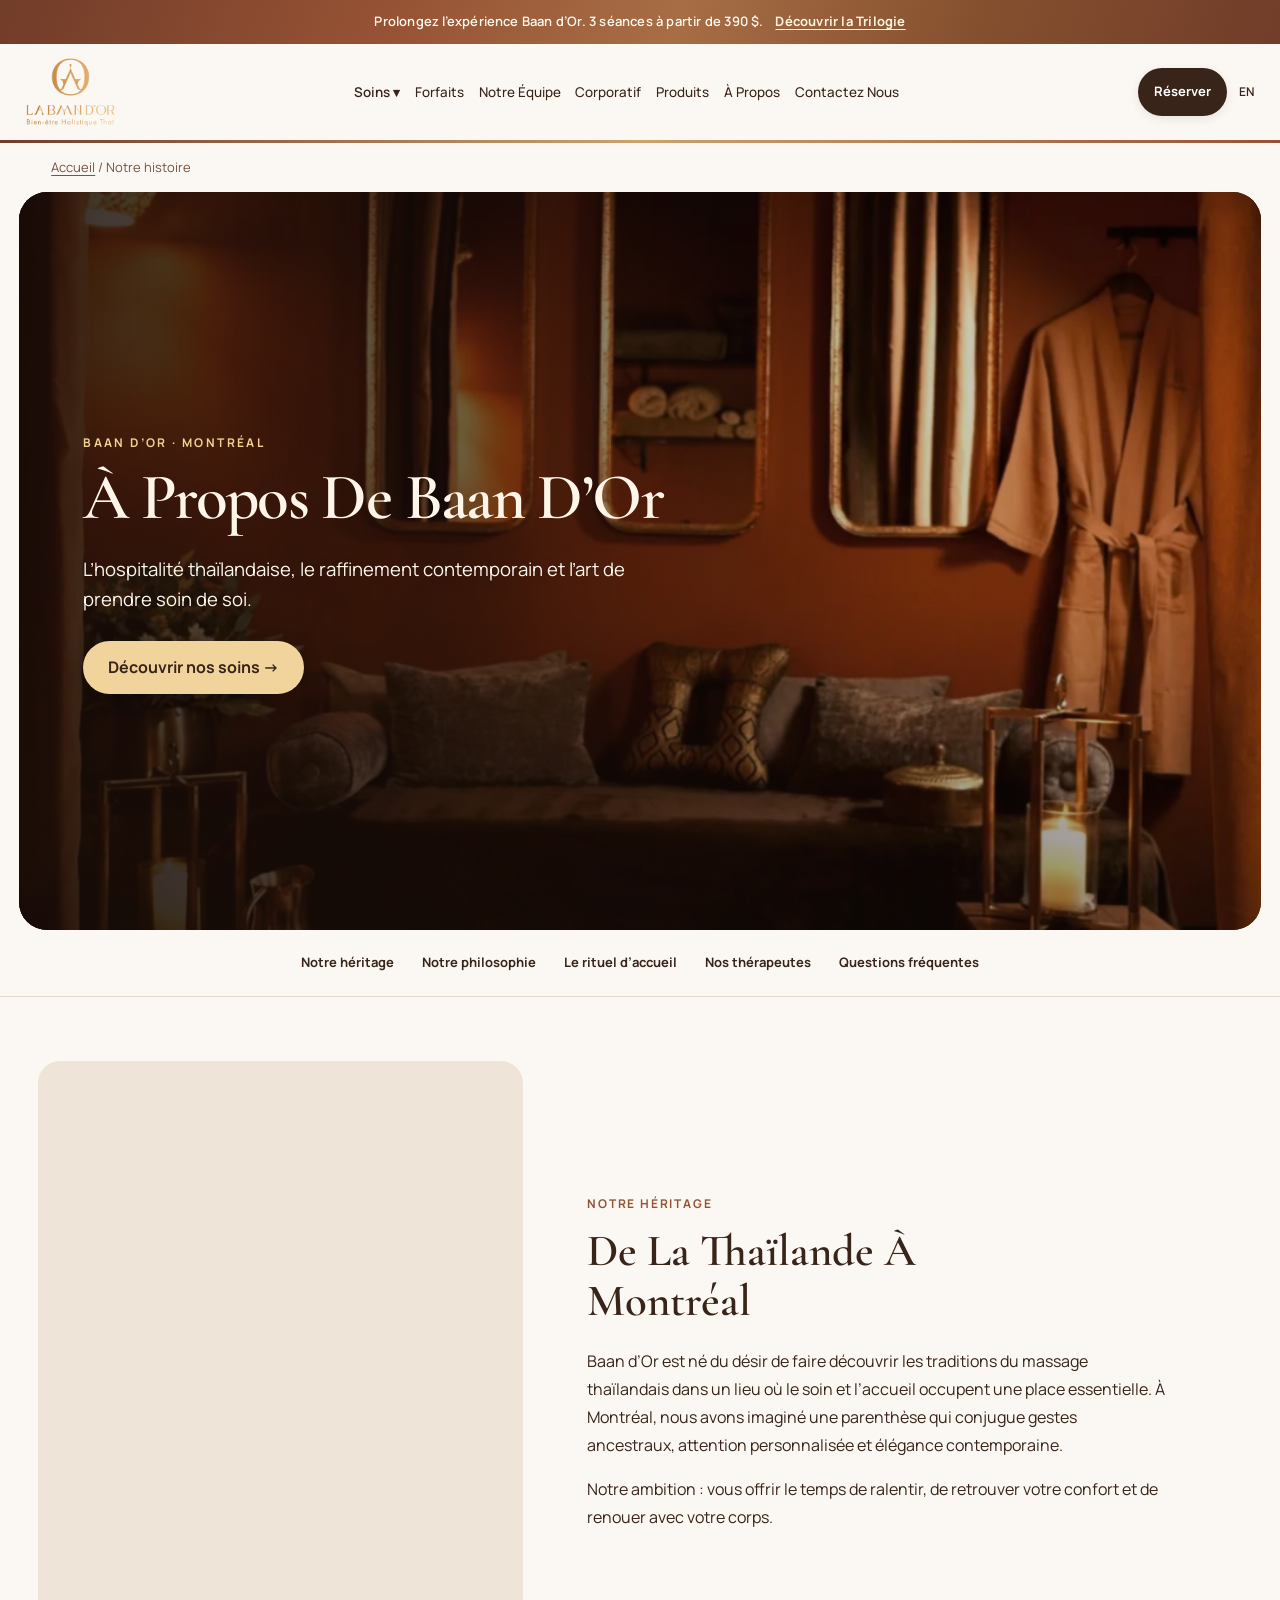
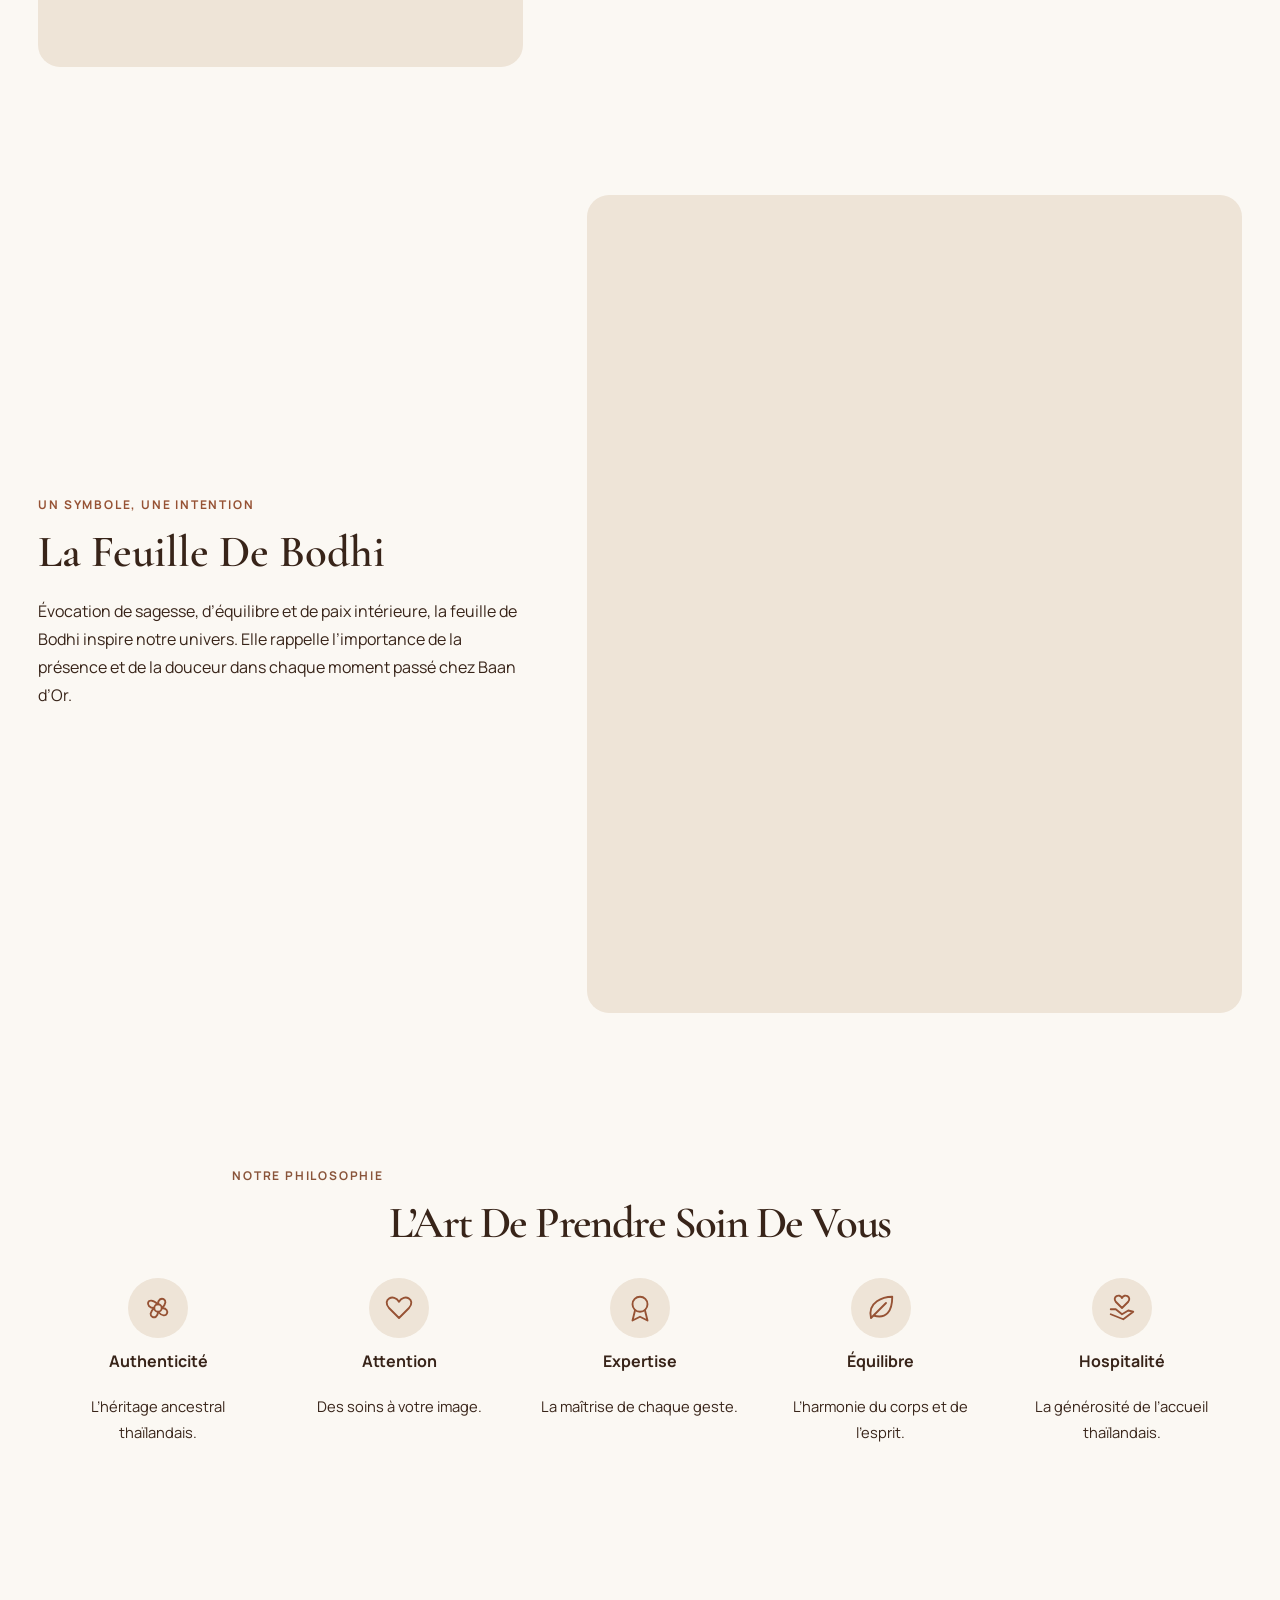
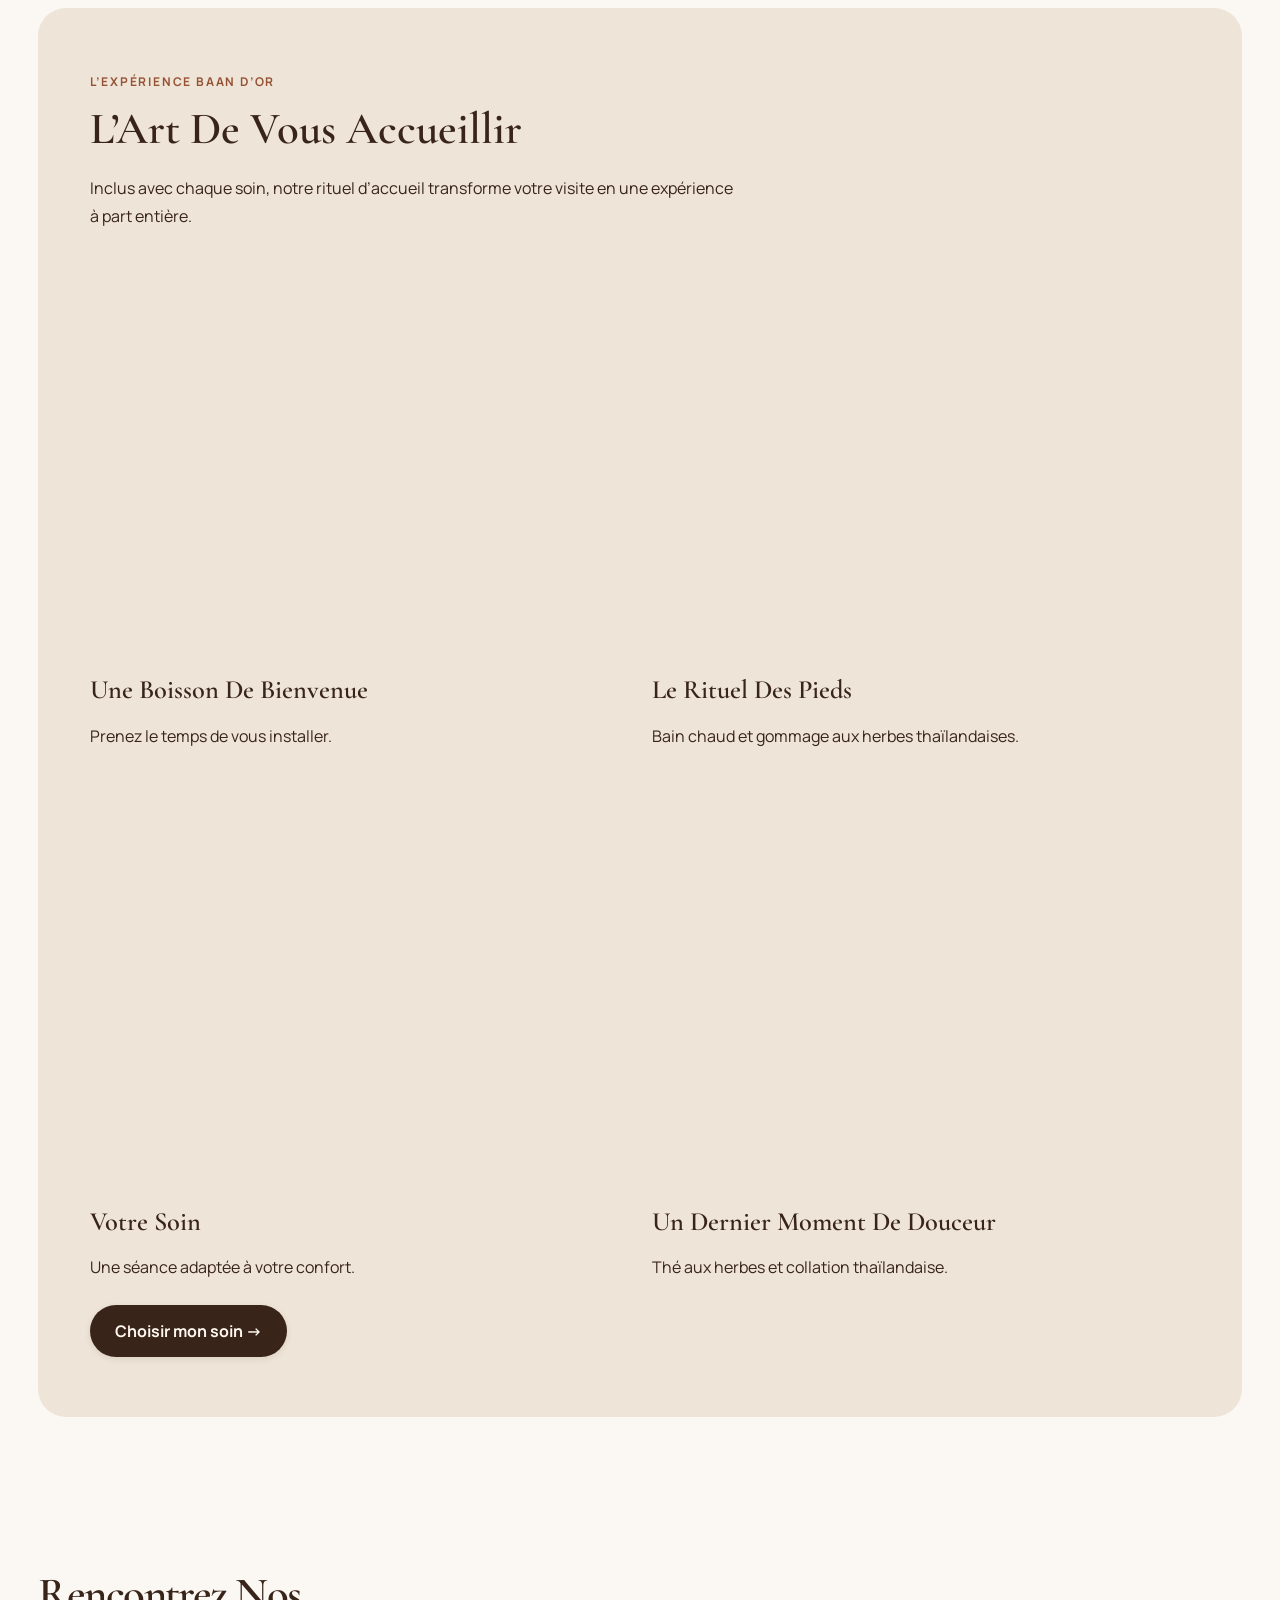
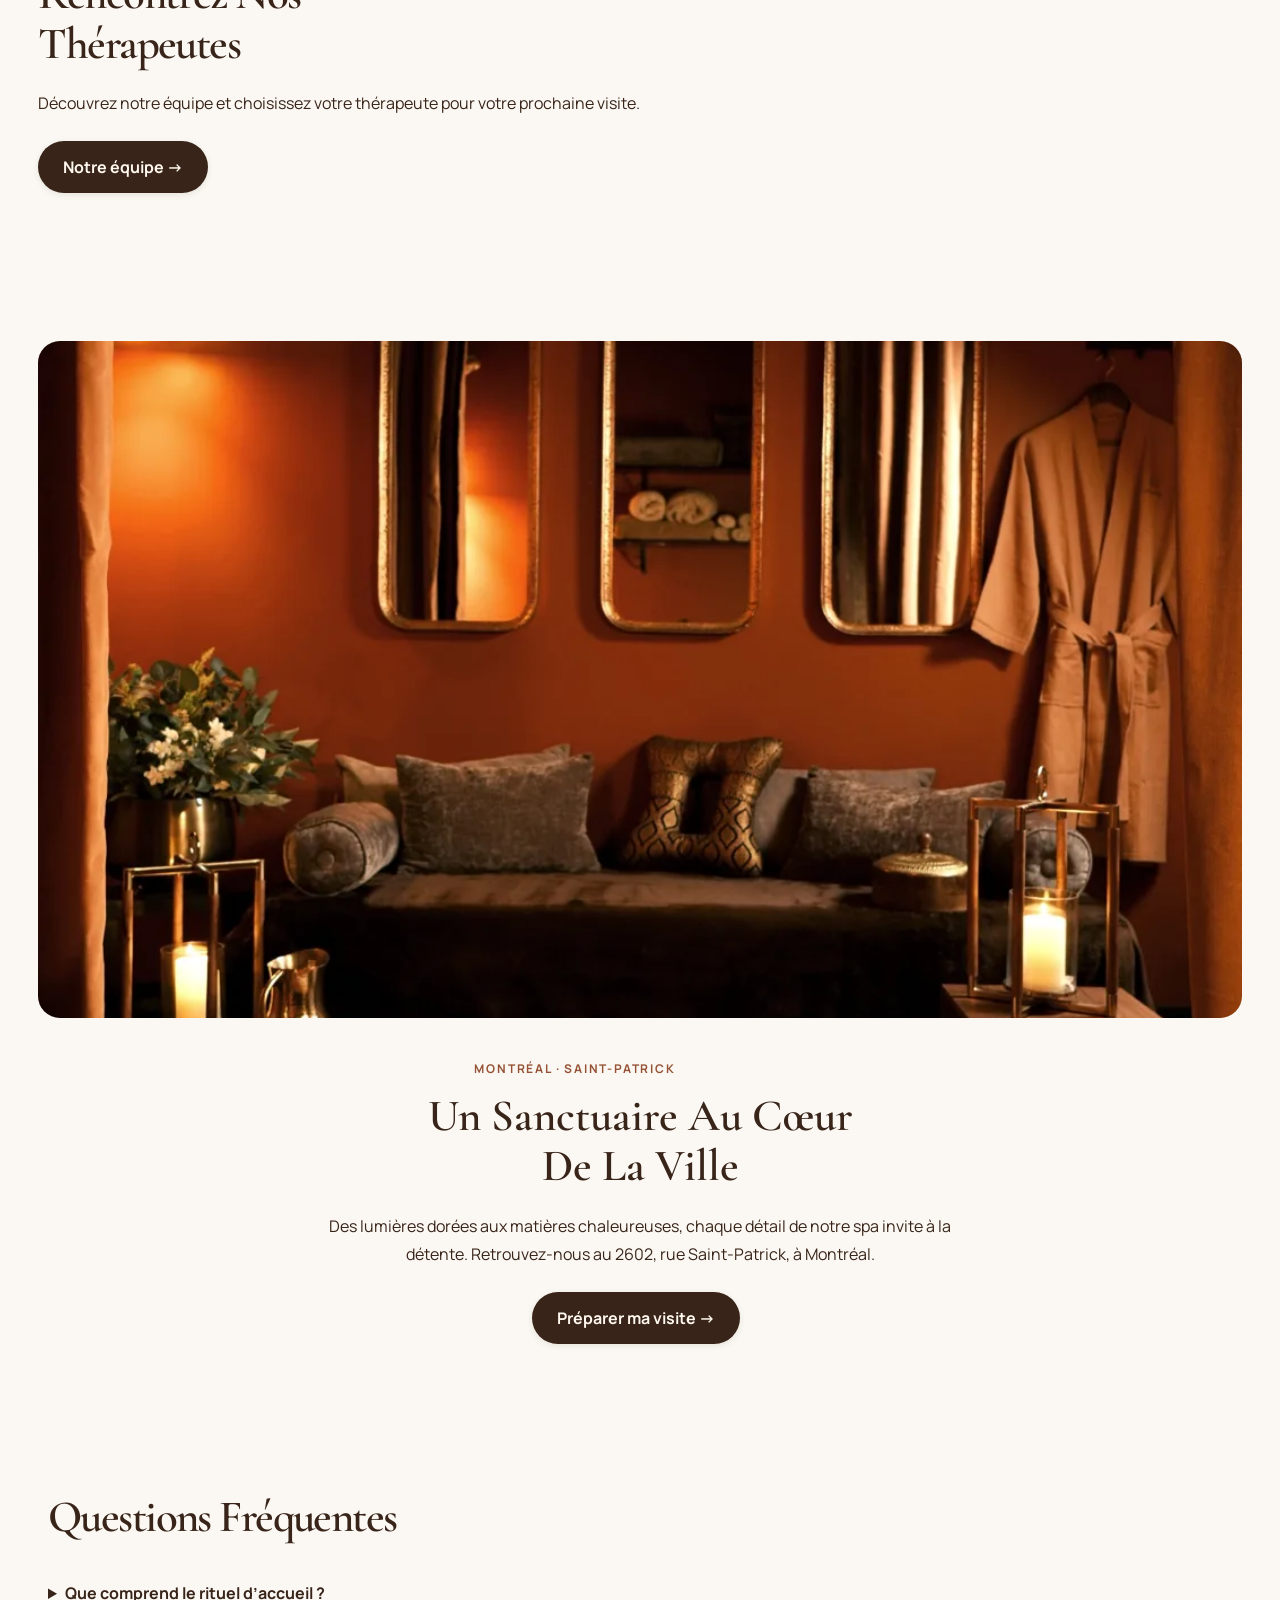
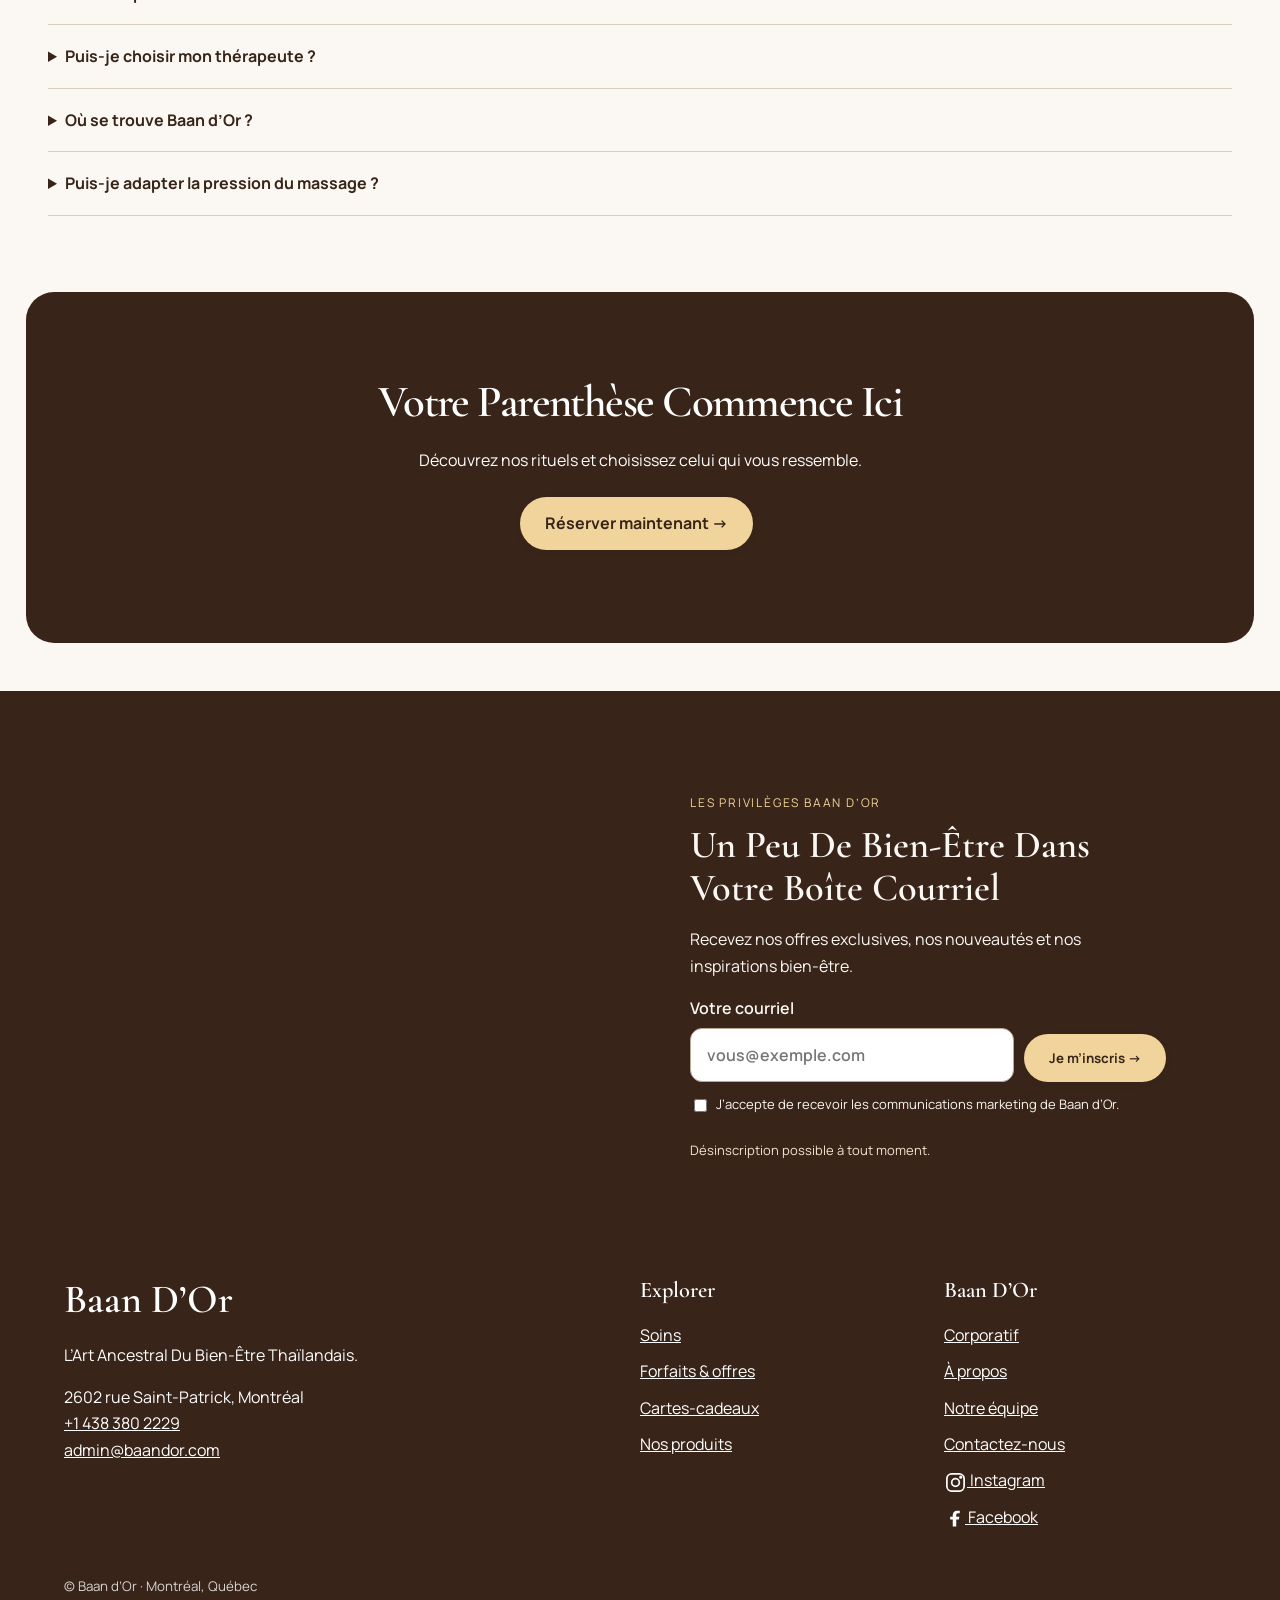
<file: notre-histoire.html>
<!DOCTYPE html>
<html lang="fr"><head><meta charset="utf-8"/><meta content="noindex" name="robots"/><meta content="0;url=a-propos.html" http-equiv="refresh"/><title>Baan d’Or</title></head><body><a href="a-propos.html">Baan d’Or</a></body></html>
</file>
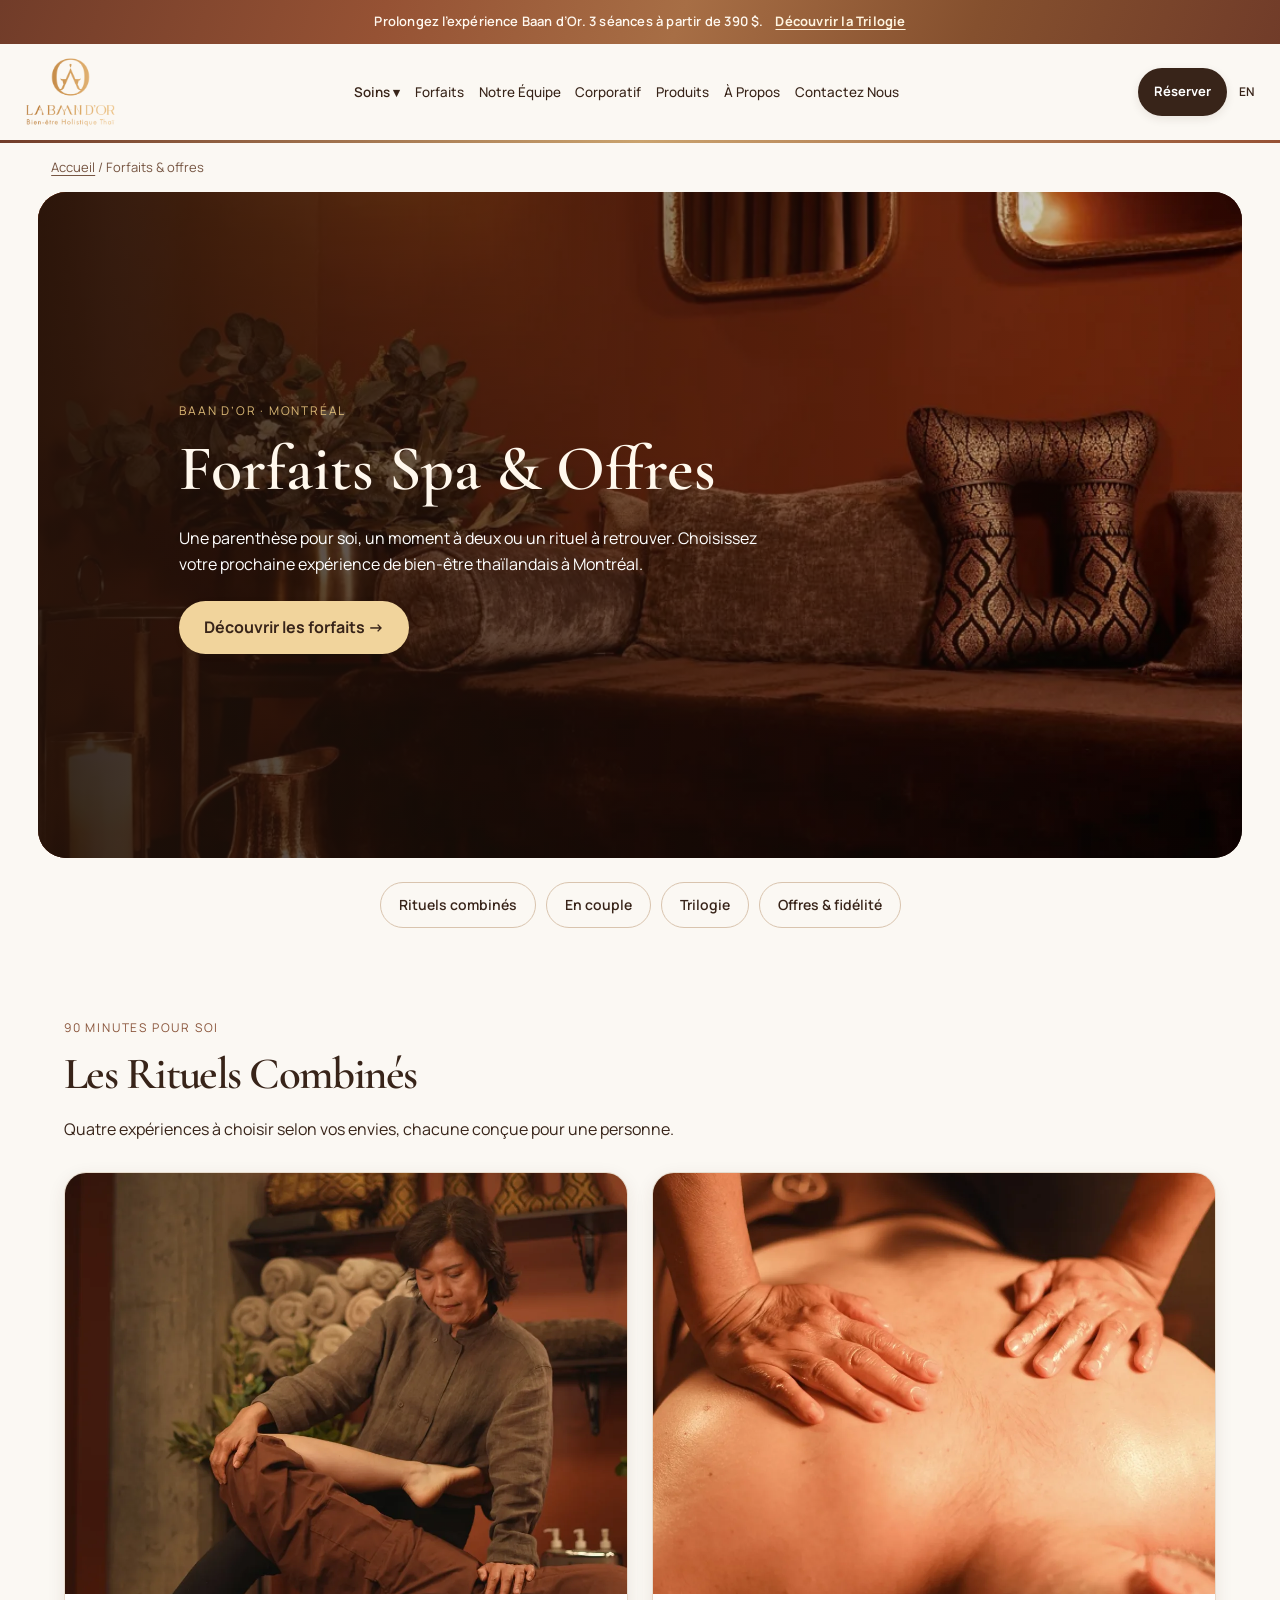
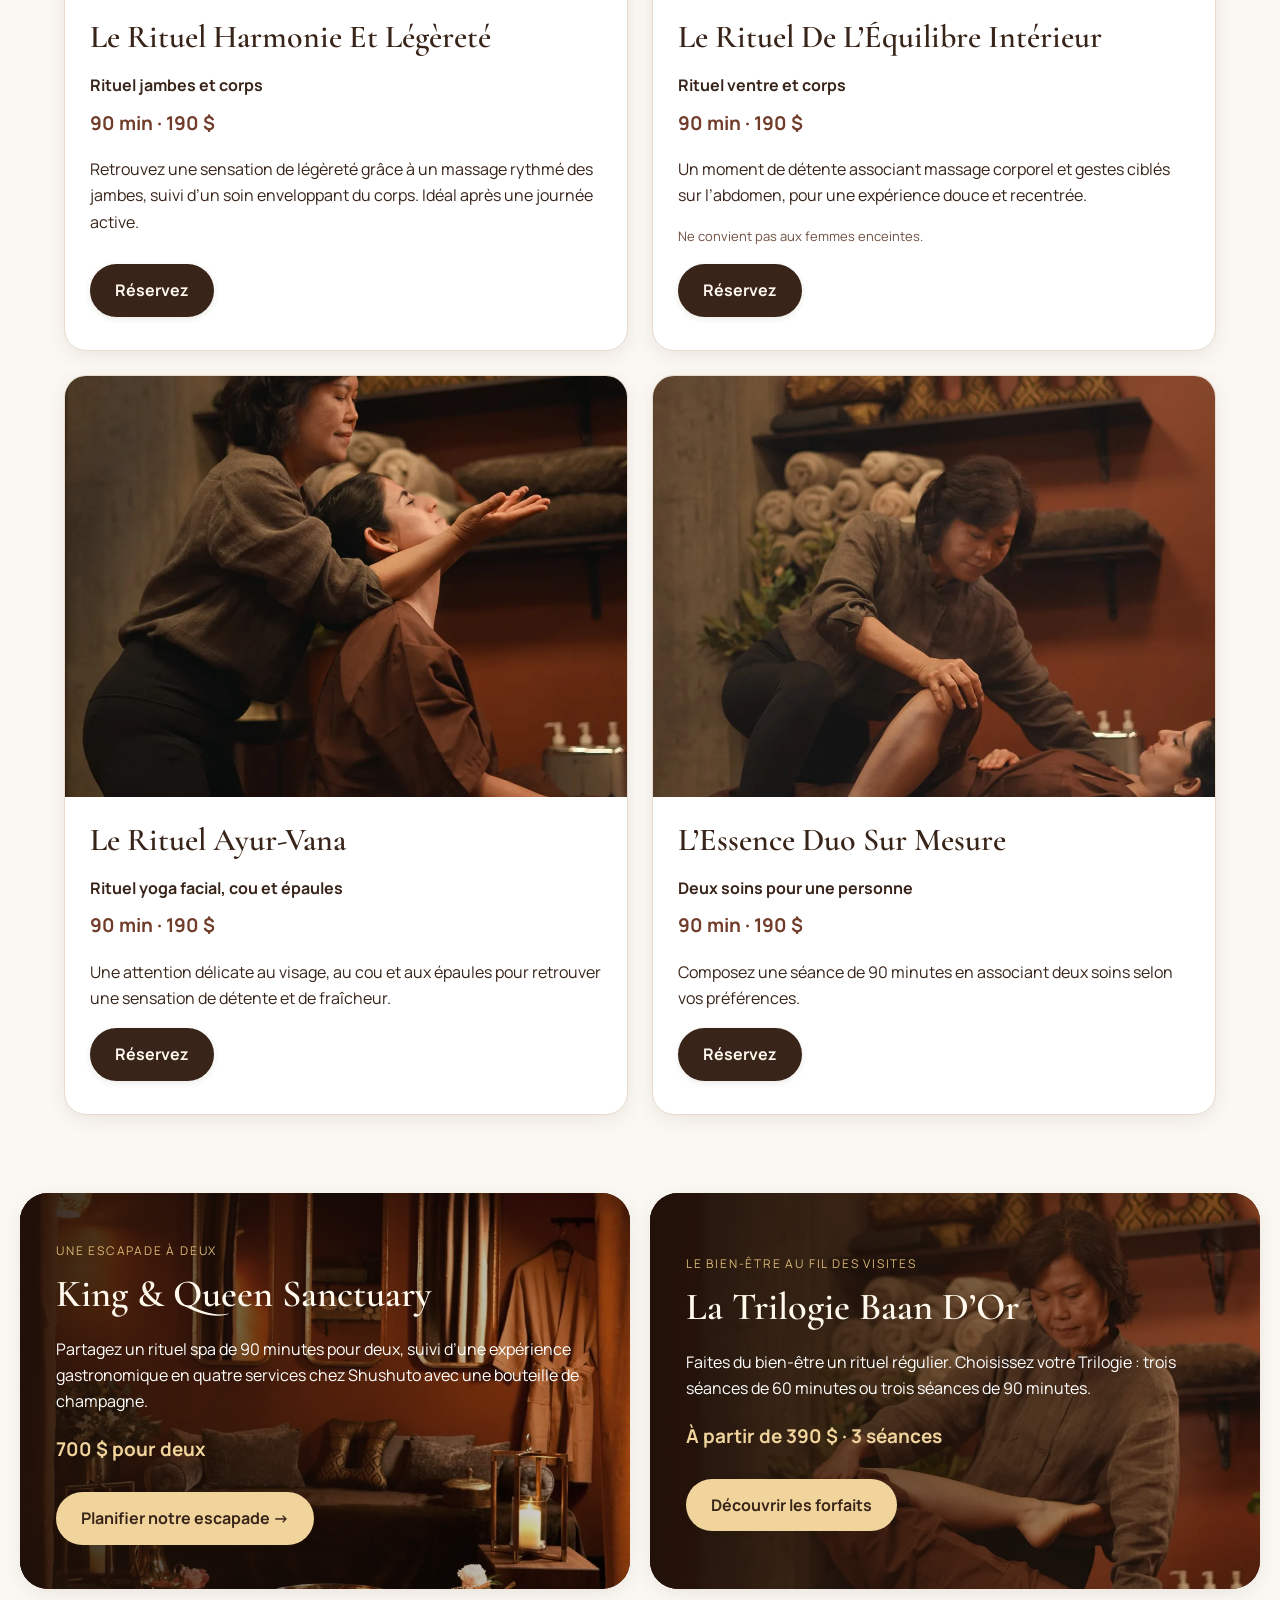
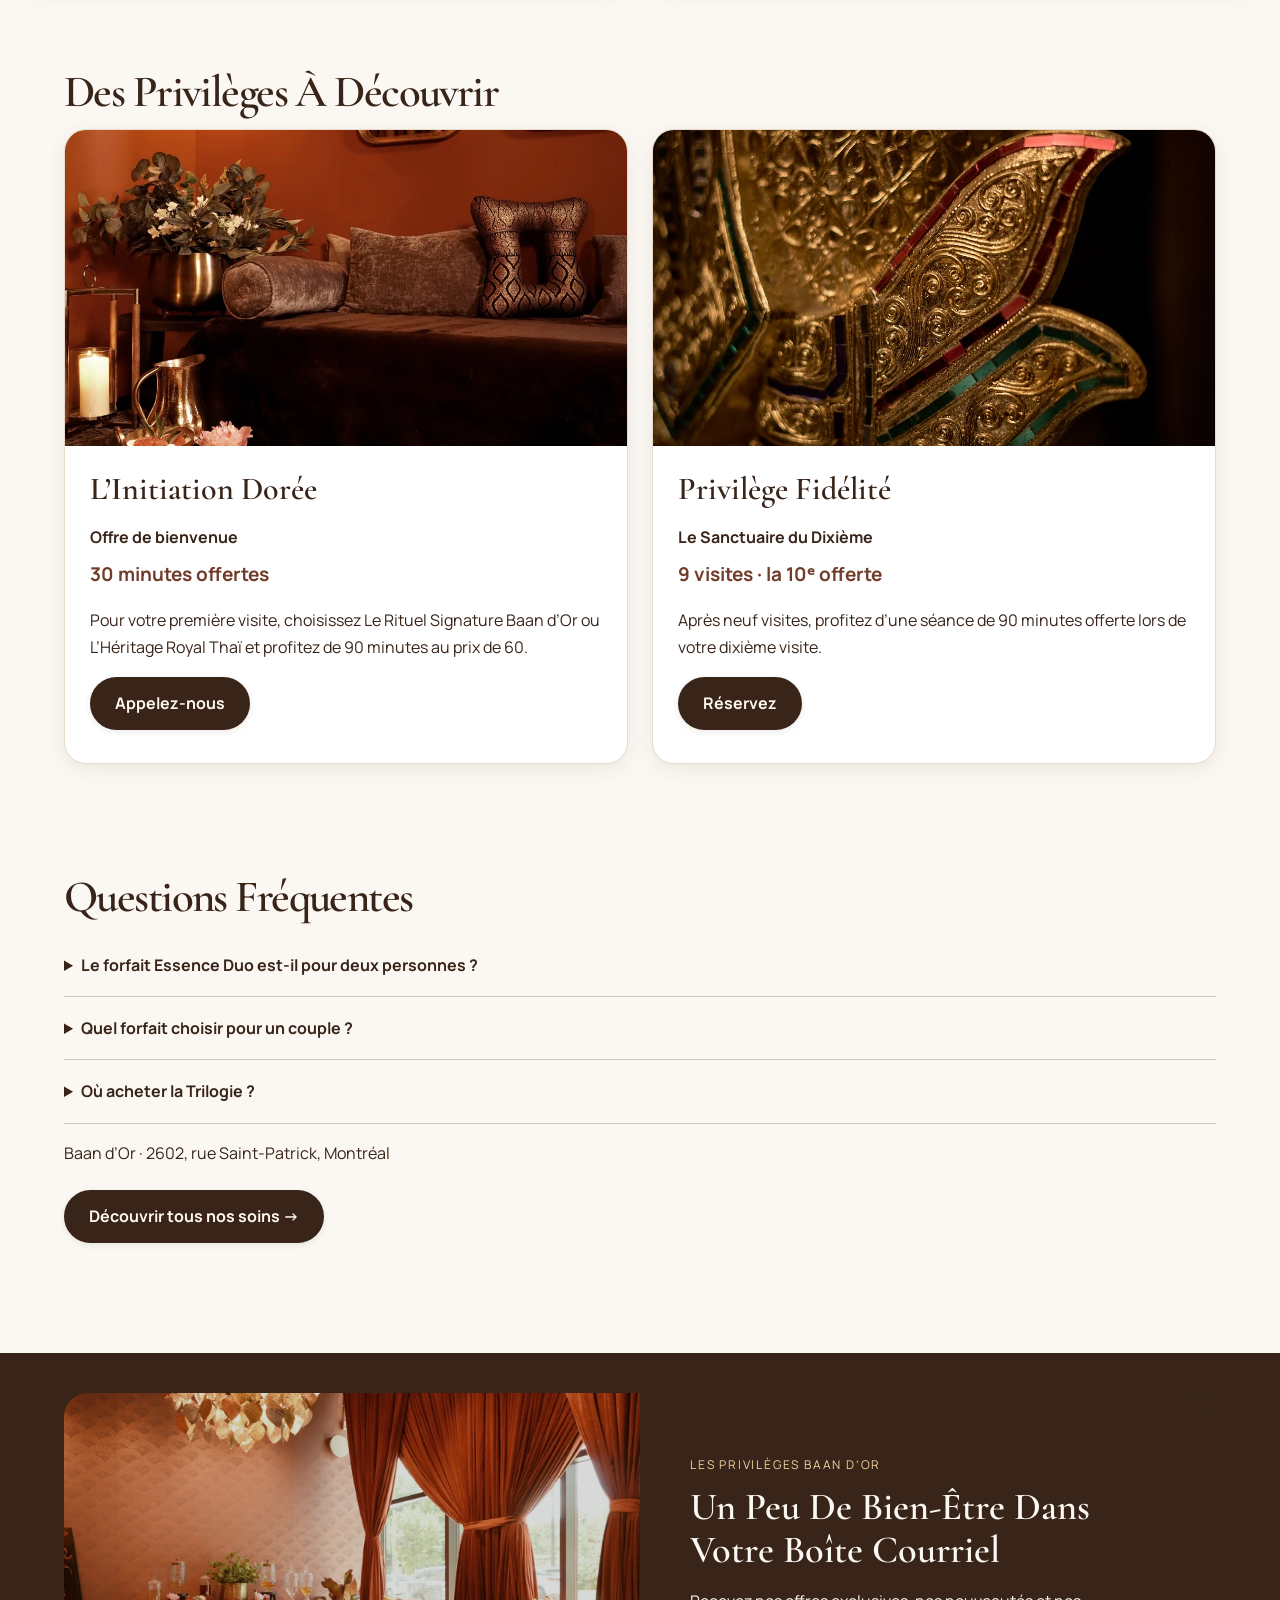
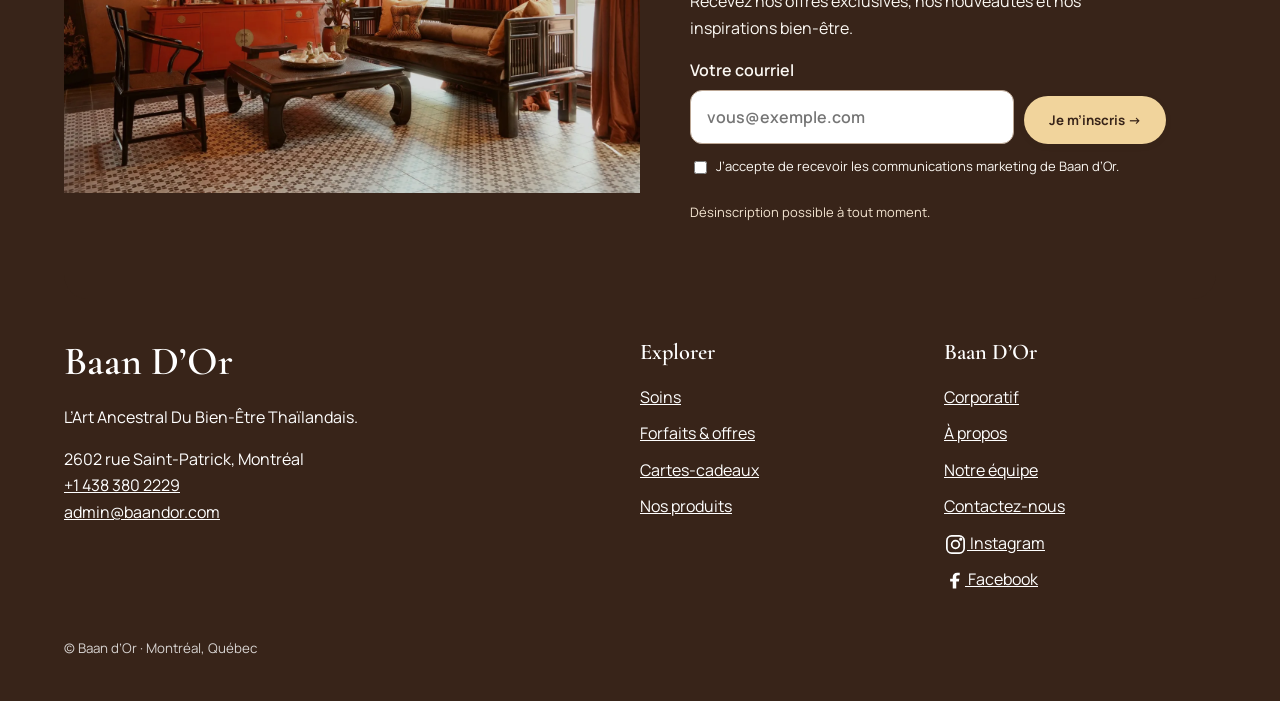
<file: packages.html>
<!DOCTYPE html>

<html lang="fr"><head><meta charset="utf-8"/><meta content="width=device-width, initial-scale=1" name="viewport"/><title>Forfaits spa et massage à Montréal | Baan d’Or</title><meta content="Découvrez nos forfaits spa à Montréal : rituels combinés de 90 minutes, escapade en couple, offre de bienvenue et Trilogie Baan d’Or." name="description"/><meta content="noindex,nofollow" name="robots"/><link href="https://baandor.com/forfaits-spa/" rel="canonical"/><link href="https://baandor.com/forfaits-spa/" hreflang="fr-CA" rel="alternate"/><link href="https://baandor.com/en/spa-packages/" hreflang="en-CA" rel="alternate"/><meta content="Forfaits spa et massage à Montréal | Baan d’Or" property="og:title"/><meta content="Découvrez nos forfaits spa à Montréal : rituels combinés de 90 minutes, escapade en couple, offre de bienvenue et Trilogie Baan d’Or." property="og:description"/><meta content="https://baandor.com/assets/social.jpg" property="og:image"/><meta content="1200" property="og:image:width"/><meta content="630" property="og:image:height"/><meta content="Salon du spa Baan d’Or" property="og:image:alt"/><meta content="https://baandor.com/forfaits-spa/" property="og:url"/><meta content="website" property="og:type"/><meta content="fr_CA" property="og:locale"/><meta content="summary_large_image" name="twitter:card"/><link href="https://fonts.googleapis.com" rel="preconnect"/><link crossorigin="" href="https://fonts.gstatic.com" rel="preconnect"/><link href="https://fonts.googleapis.com/css2?family=Cormorant+Garamond:wght@500;600&amp;family=Manrope:wght@400;500;600;700&amp;display=swap" rel="stylesheet"/><link href="v14-packages.css?v=16" rel="stylesheet"/><script defer="" src="analytics.js?v=16"></script><script defer="" src="forms-v11.js?v=16"></script><script defer="" src="quick-data.js?v=18"></script><script defer="" src="v13.js?v=18"></script><script type="application/ld+json">{"@context": "https://schema.org", "@graph": [{"@type": "DaySpa", "@id": "https://baandor.com/#spa", "name": "Baan d’Or", "url": "https://baandor.com/", "telephone": "+1-438-380-2229", "address": {"@type": "PostalAddress", "streetAddress": "2602 rue Saint-Patrick", "addressLocality": "Montréal", "addressRegion": "QC", "addressCountry": "CA"}, "image": "https://baandor.com/assets/social.jpg", "sameAs": ["https://www.facebook.com/profile.php?id=61591302726069", "https://www.instagram.com/la_baan_d_or/", "https://www.fresha.com/a/la-baan-dor-montreal-montreal-2602-rue-saint-patrick-btpmv1n1"]}, {"@type": "WebPage", "@id": "https://baandor.com/forfaits-spa/#webpage", "url": "https://baandor.com/forfaits-spa/", "name": "Forfaits spa et massage à Montréal | Baan d’Or", "description": "Découvrez nos forfaits spa à Montréal : rituels combinés de 90 minutes, escapade en couple, offre de bienvenue et Trilogie Baan d’Or.", "inLanguage": "fr-CA", "about": {"@id": "https://baandor.com/#spa"}}, {"@type": "BreadcrumbList", "itemListElement": [{"@type": "ListItem", "position": 1, "name": "Accueil", "item": "https://baandor.com/"}, {"@type": "ListItem", "position": 2, "name": "Forfaits spa & offres", "item": "https://baandor.com/forfaits-spa/"}]}]}</script><link href="v15-layout.css?v=16" rel="stylesheet"/><link href="v16.css?v=16" rel="stylesheet"/><link href="v17.css?v=17-ready" rel="stylesheet"/><link rel="stylesheet" href="v18.css?v=18"/><script defer src="v18.js?v=18"></script></head><body><header><a class="promo" href="https://www.fresha.com/a/la-baan-dor-montreal-montreal-2602-rue-saint-patrick-btpmv1n1/packages" rel="noopener noreferrer" target="_blank"><span class="">Prolongez l’expérience Baan d’Or. 3 séances à partir de 390 $.</span><span class="promo-cta">Découvrir la Trilogie</span></a><nav><a class="logo" href="index.html"><img alt="La Baan d’Or – Bien-être holistique thaï" decoding="async" height="74" src="assets/logo.webp" width="96"/></a><div class="nav-menu" id="nav-menu"><details class="treatment-menu"><summary><span class="">Soins</span></summary><div class="treatment-dropdown"><a href="treatments.html"><span class="">Tous les soins</span></a><a href="treatment-1.html"><span class="">Le Rituel Signature Baan d’Or</span></a><a href="treatment-2.html"><span class="">L’Héritage Royal Thaï</span></a><a href="treatment-3.html"><span class="">L’Art du Bien-Être Sur Mesure</span></a><a href="treatment-4.html"><span class="">Le Rituel Thaï aux Huiles Aromatiques</span></a><a href="treatment-5.html"><span class="">Le Rituel de la Couronne d’Or</span></a><a href="treatment-6.html"><span class="">Le Rituel Sérénité Thaï</span></a><a href="treatment-7.html"><span class="">Le Rituel Ancestral Sri La-Ong Osot</span></a><a href="treatment-8.html"><span class="">Le Rituel Nuad Yiab</span></a><a href="treatment-9.html"><span class="">Le Rituel Éclat Royal</span></a></div></details><a aria-current="page" class="navlink" href="packages.html">Forfaits</a><a class="navlink" href="notre-equipe.html">Notre équipe</a><a class="navlink" href="corporate.html">Corporatif</a><a class="navlink" href="products.html">Produits</a><a class="navlink" href="a-propos.html">À propos</a><a class="navlink" href="contact.html">Contactez-nous</a></div><a class="btn" href="https://www.fresha.com/a/la-baan-dor-montreal-montreal-2602-rue-saint-patrick-btpmv1n1/booking?menu=true&amp;share=true&amp;pId=3010365&amp;dppub=true" rel="noopener noreferrer" target="_blank"><span class="">Réserver</span></a><a class="lang-switch" href="en/packages.html" hreflang="en" lang="en">EN</a><button aria-controls="nav-menu" aria-expanded="false" class="mobile-menu" type="button"><span class="">Menu</span> <span aria-hidden="true">☰</span></button></nav></header><main><div class="breadcrumbs"><a href="index.html">Accueil</a> / Forfaits &amp; offres</div><section class="pkg-hero"><img alt="Espace de relaxation thaïlandais aux lumières chaleureuses" decoding="async" fetchpriority="high" height="1600" loading="eager" src="assets/photo-6.webp" style="object-position:50% 48% !important" width="1066"/><div class="pkg-copy"><p class="eyebrow">BAAN D’OR · MONTRÉAL</p><h1>Forfaits spa &amp; offres</h1><p>Une parenthèse pour soi, un moment à deux ou un rituel à retrouver. Choisissez votre prochaine expérience de bien-être thaïlandais à Montréal.</p><a class="btn" href="#rituals">Découvrir les forfaits →</a></div></section><nav aria-label="Catégories de forfaits" class="pkg-jump"><a href="#rituals">Rituels combinés</a><a href="#couples">En couple</a><a href="#trilogy">Trilogie</a><a href="#offers">Offres &amp; fidélité</a></nav><section class="pkg-section" id="rituals"><p class="eyebrow">90 MINUTES POUR SOI</p><h2>Les rituels combinés</h2><p>Quatre expériences à choisir selon vos envies, chacune conçue pour une personne.</p><div class="pkg-grid"><article class="pkg-card"><div class="v16-media package-media"><img alt="Rituel jambes et corps" decoding="async" height="1600" loading="lazy" src="assets/photo-4.webp" width="1066"/></div><div class="pkg-info"><h3>Le Rituel Harmonie et Légèreté</h3><strong>Rituel jambes et corps</strong><p class="pkg-price">90 min · 190 $</p><p>Retrouvez une sensation de légèreté grâce à un massage rythmé des jambes, suivi d’un soin enveloppant du corps. Idéal après une journée active.</p><a class="btn" href="https://www.fresha.com/a/la-baan-dor-montreal-montreal-2602-rue-saint-patrick-btpmv1n1/booking?menu=true&amp;share=true&amp;pId=3010365&amp;dppub=true" rel="noopener noreferrer" target="_blank">Réservez</a></div></article><article class="pkg-card"><div class="v16-media package-media"><img alt="Rituel ventre et corps" decoding="async" height="1600" loading="lazy" src="assets/photo-3.webp" width="1066"/></div><div class="pkg-info"><h3>Le Rituel de l’Équilibre Intérieur</h3><strong>Rituel ventre et corps</strong><p class="pkg-price">90 min · 190 $</p><p>Un moment de détente associant massage corporel et gestes ciblés sur l’abdomen, pour une expérience douce et recentrée.</p><p class="pkg-note">Ne convient pas aux femmes enceintes.</p><a class="btn" href="https://www.fresha.com/a/la-baan-dor-montreal-montreal-2602-rue-saint-patrick-btpmv1n1/booking?menu=true&amp;share=true&amp;pId=3010365&amp;dppub=true" rel="noopener noreferrer" target="_blank">Réservez</a></div></article><article class="pkg-card"><div class="v16-media package-media"><img alt="Rituel yoga facial, cou et épaules" decoding="async" height="1600" loading="lazy" src="assets/photo-5.webp" width="1066"/></div><div class="pkg-info"><h3>Le Rituel Ayur-Vana</h3><strong>Rituel yoga facial, cou et épaules</strong><p class="pkg-price">90 min · 190 $</p><p>Une attention délicate au visage, au cou et aux épaules pour retrouver une sensation de détente et de fraîcheur.</p><a class="btn" href="https://www.fresha.com/a/la-baan-dor-montreal-montreal-2602-rue-saint-patrick-btpmv1n1/booking?menu=true&amp;share=true&amp;pId=3010365&amp;dppub=true" rel="noopener noreferrer" target="_blank">Réservez</a></div></article><article class="pkg-card"><div class="v16-media package-media"><img alt="Deux soins pour une personne" decoding="async" height="1600" loading="lazy" src="assets/photo-11.webp" width="1066"/></div><div class="pkg-info"><h3>L’Essence Duo sur mesure</h3><strong>Deux soins pour une personne</strong><p class="pkg-price">90 min · 190 $</p><p>Composez une séance de 90 minutes en associant deux soins selon vos préférences.</p><a class="btn" href="https://www.fresha.com/a/la-baan-dor-montreal-montreal-2602-rue-saint-patrick-btpmv1n1/booking?menu=true&amp;share=true&amp;pId=3010365&amp;dppub=true" rel="noopener noreferrer" target="_blank">Réservez</a></div></article></div></section><div class="v17-feature-grid"><article class="pkg-feature" id="couples"><img alt="UNE ESCAPADE À DEUX" decoding="async" height="1600" loading="lazy" src="assets/photo-1.webp" width="1066"/><div class="pkg-copy"><p class="eyebrow">UNE ESCAPADE À DEUX</p><h2>King &amp; Queen Sanctuary</h2><p>Partagez un rituel spa de 90 minutes pour deux, suivi d’une expérience gastronomique en quatre services chez Shushuto avec une bouteille de champagne.</p><p class="pkg-price">700 $ pour deux</p><a class="btn" href="tel:+14383802229">Planifier notre escapade →</a></div></article><article class="pkg-feature" id="trilogy"><img alt="LE BIEN-ÊTRE AU FIL DES VISITES" decoding="async" height="1600" loading="lazy" src="assets/photo-4.webp" width="1066"/><div class="pkg-copy"><p class="eyebrow">LE BIEN-ÊTRE AU FIL DES VISITES</p><h2>La Trilogie Baan d’Or</h2><p>Faites du bien-être un rituel régulier. Choisissez votre Trilogie : trois séances de 60 minutes ou trois séances de 90 minutes.</p><p class="pkg-price">À partir de 390 $ · 3 séances</p><a class="btn" href="https://www.fresha.com/a/la-baan-dor-montreal-montreal-2602-rue-saint-patrick-btpmv1n1/packages" rel="noopener noreferrer" target="_blank">Découvrir les forfaits</a></div></article></div><section class="pkg-section" id="offers"><h2>Des privilèges à découvrir</h2><div class="pkg-offers"><article class="pkg-card"><div class="v16-media package-media"><img alt="Offre de bienvenue" decoding="async" height="1600" loading="lazy" src="assets/photo-6.webp" width="1066"/></div><div class="pkg-info"><h3>L’Initiation Dorée</h3><strong>Offre de bienvenue</strong><p class="pkg-price">30 minutes offertes</p><p>Pour votre première visite, choisissez Le Rituel Signature Baan d’Or ou L’Héritage Royal Thaï et profitez de 90 minutes au prix de 60.</p><a class="btn" href="tel:+14383802229">Appelez-nous</a></div></article><article class="pkg-card"><div class="v16-media package-media"><img alt="Le Sanctuaire du Dixième" decoding="async" height="1600" loading="lazy" src="assets/photo-2.webp" width="1066"/></div><div class="pkg-info"><h3>Privilège Fidélité</h3><strong>Le Sanctuaire du Dixième</strong><p class="pkg-price">9 visites · la 10ᵉ offerte</p><p>Après neuf visites, profitez d’une séance de 90 minutes offerte lors de votre dixième visite.</p><a class="btn" href="https://www.fresha.com/a/la-baan-dor-montreal-montreal-2602-rue-saint-patrick-btpmv1n1/booking?menu=true&amp;share=true&amp;pId=3010365&amp;dppub=true" rel="noopener noreferrer" target="_blank">Réservez</a></div></article></div></section><section class="pkg-section pkg-faq"><h2>Questions fréquentes</h2><details><summary>Le forfait Essence Duo est-il pour deux personnes ?</summary><p>Non. Il combine deux soins dans une séance de 90 minutes pour une personne.</p></details><details><summary>Quel forfait choisir pour un couple ?</summary><p>King &amp; Queen Sanctuary réunit un rituel spa pour deux et une expérience gastronomique chez Shushuto. Contactez-nous pour organiser votre visite.</p></details><details><summary>Où acheter la Trilogie ?</summary><p>Le bouton Acheter le forfait vous dirige vers la page d’achat Fresha.</p></details><p>Baan d’Or · 2602, rue Saint-Patrick, Montréal</p><a class="btn" href="treatments.html">Découvrir tous nos soins →</a></section></main><footer class="site-footer"><section aria-label="Infolettre" class="v11-news"><img alt="Salon Baan d’Or" decoding="async" height="1066" loading="lazy" src="assets/photo-0.webp" width="1600"/><div class="v11-news-copy"><p class="eyebrow">LES PRIVILÈGES BAAN D’OR</p><h2>Un peu de bien-être dans votre boîte courriel</h2><p>Recevez nos offres exclusives, nos nouveautés et nos inspirations bien-être.</p><form data-v11-preview=""><div class="v11-news-row"><label>Votre courriel<input autocomplete="email" name="email" placeholder="vous@exemple.com" required="" type="email"/></label><button class="btn" type="submit">Je m’inscris →</button></div><label class="v11-consent"><input name="consent" required="" type="checkbox"/>J’accepte de recevoir les communications marketing de Baan d’Or.</label><p class="v11-note">Désinscription possible à tout moment.</p><p aria-live="polite" class="v11-status" role="status"></p></form></div></section><div class="footer-grid"><div><h2>Baan d’Or</h2><p><span class="">L’art ancestral du bien-être thaïlandais.</span></p><p>2602 rue Saint-Patrick, Montréal<br/><a href="tel:+14383802229">+1 438 380 2229</a></p></div><div><h3><span class="">Explorer</span></h3><a href="treatments.html"><span class="">Soins</span></a><a href="packages.html"><span class="">Forfaits &amp; offres</span></a><a href="gift-cards.html"><span class="">Cartes-cadeaux</span></a><a href="products.html">Nos produits</a></div><div><h3><span class="">Baan d’Or</span></h3><a href="corporate.html"><span class="">Corporatif</span></a><a href="a-propos.html">À propos</a><a href="notre-equipe.html">Notre équipe</a><a href="contact.html">Contactez-nous</a><a href="https://www.instagram.com/la_baan_d_or/" rel="noopener noreferrer" target="_blank"><svg aria-hidden="true" fill="none" height="23" stroke="currentColor" stroke-width="1.8" viewbox="0 0 24 24" width="23"><rect height="18" rx="5" width="18" x="3" y="3"></rect><circle cx="12" cy="12" r="4"></circle><circle cx="17.5" cy="6.5" fill="currentColor" r=".8"></circle></svg> Instagram</a><a class="social-link" href="https://www.facebook.com/profile.php?id=61591302726069" rel="noopener noreferrer" target="_blank"><svg aria-hidden="true" fill="currentColor" height="21" viewbox="0 0 24 24" width="21"><path d="M14 21v-8h3l.5-3H14V8c0-1 .4-2 2-2h2V3h-3c-3 0-5 2-5 5v2H7v3h3v8z"></path></svg> Facebook</a></div></div><small>© Baan d’Or · <span class="">Montréal, Québec</span></small></footer><script defer="" src="site.js?v=16"></script></body></html>
</file>
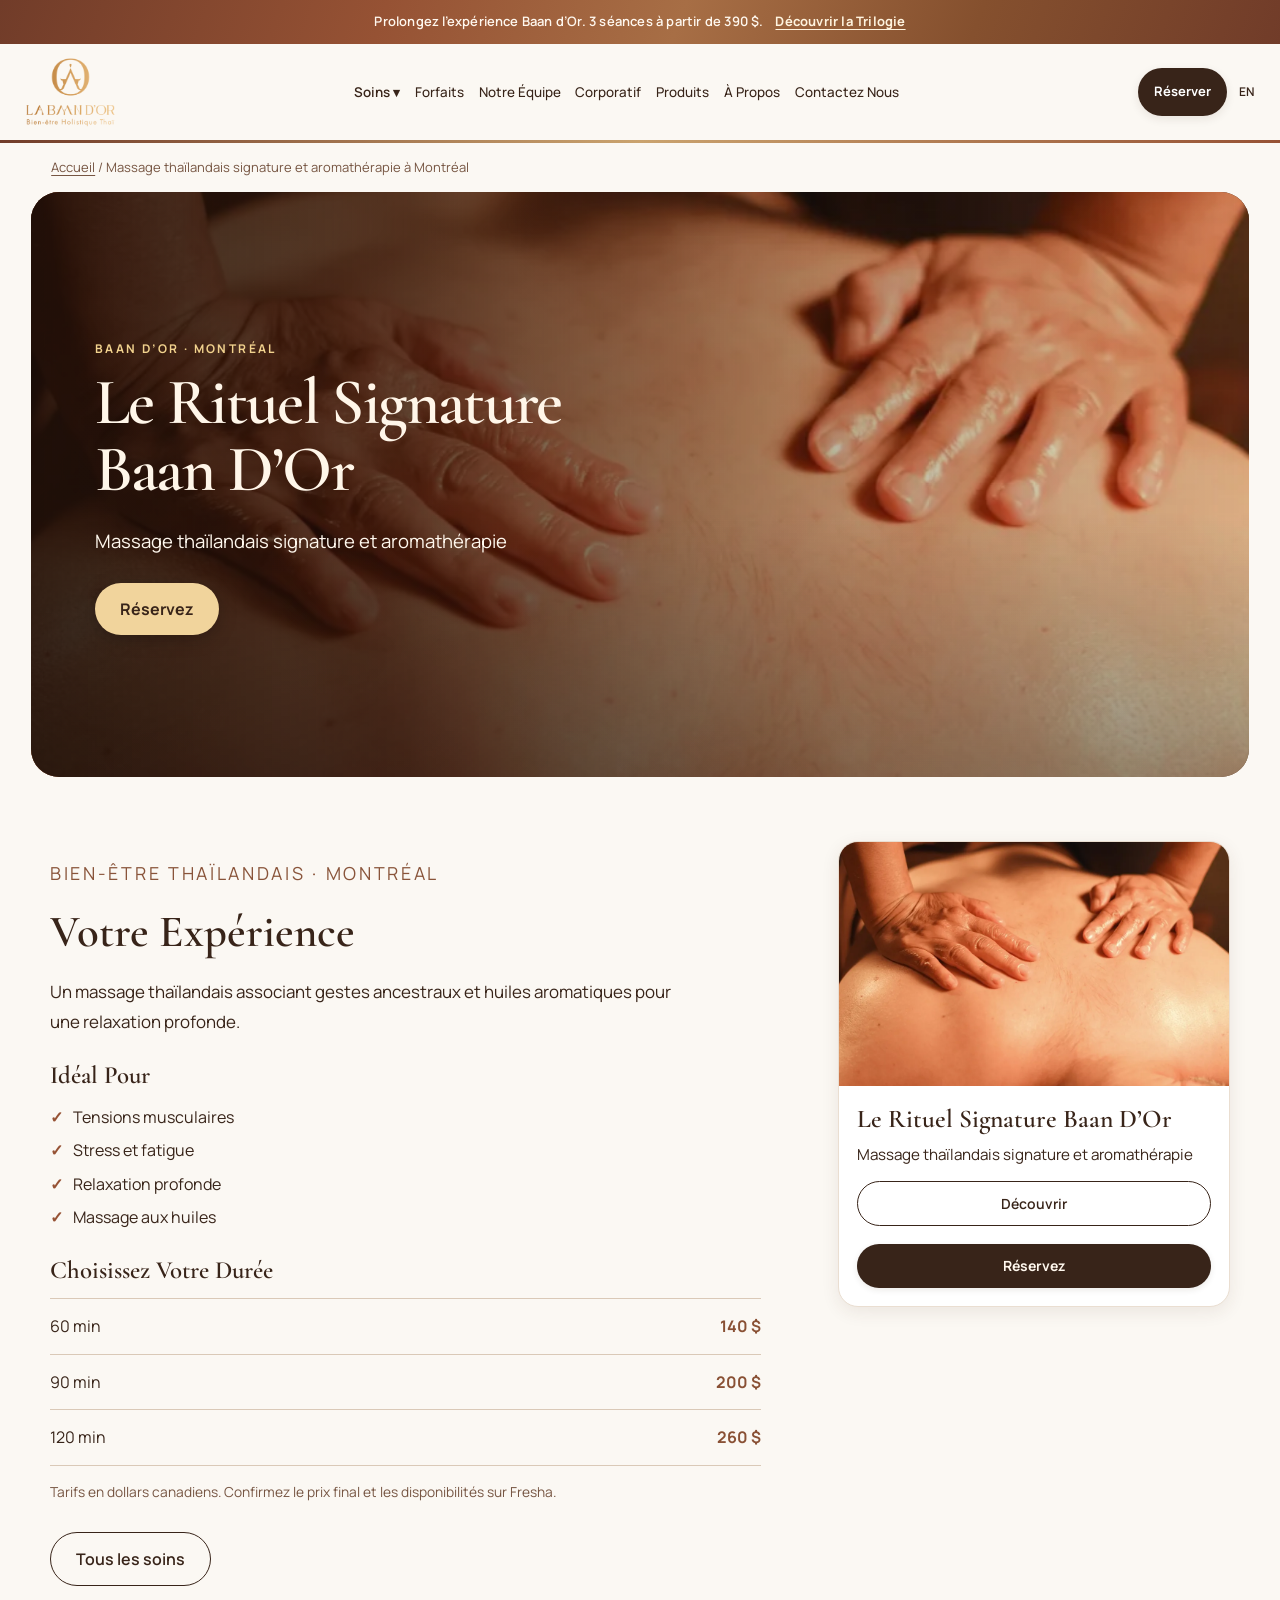
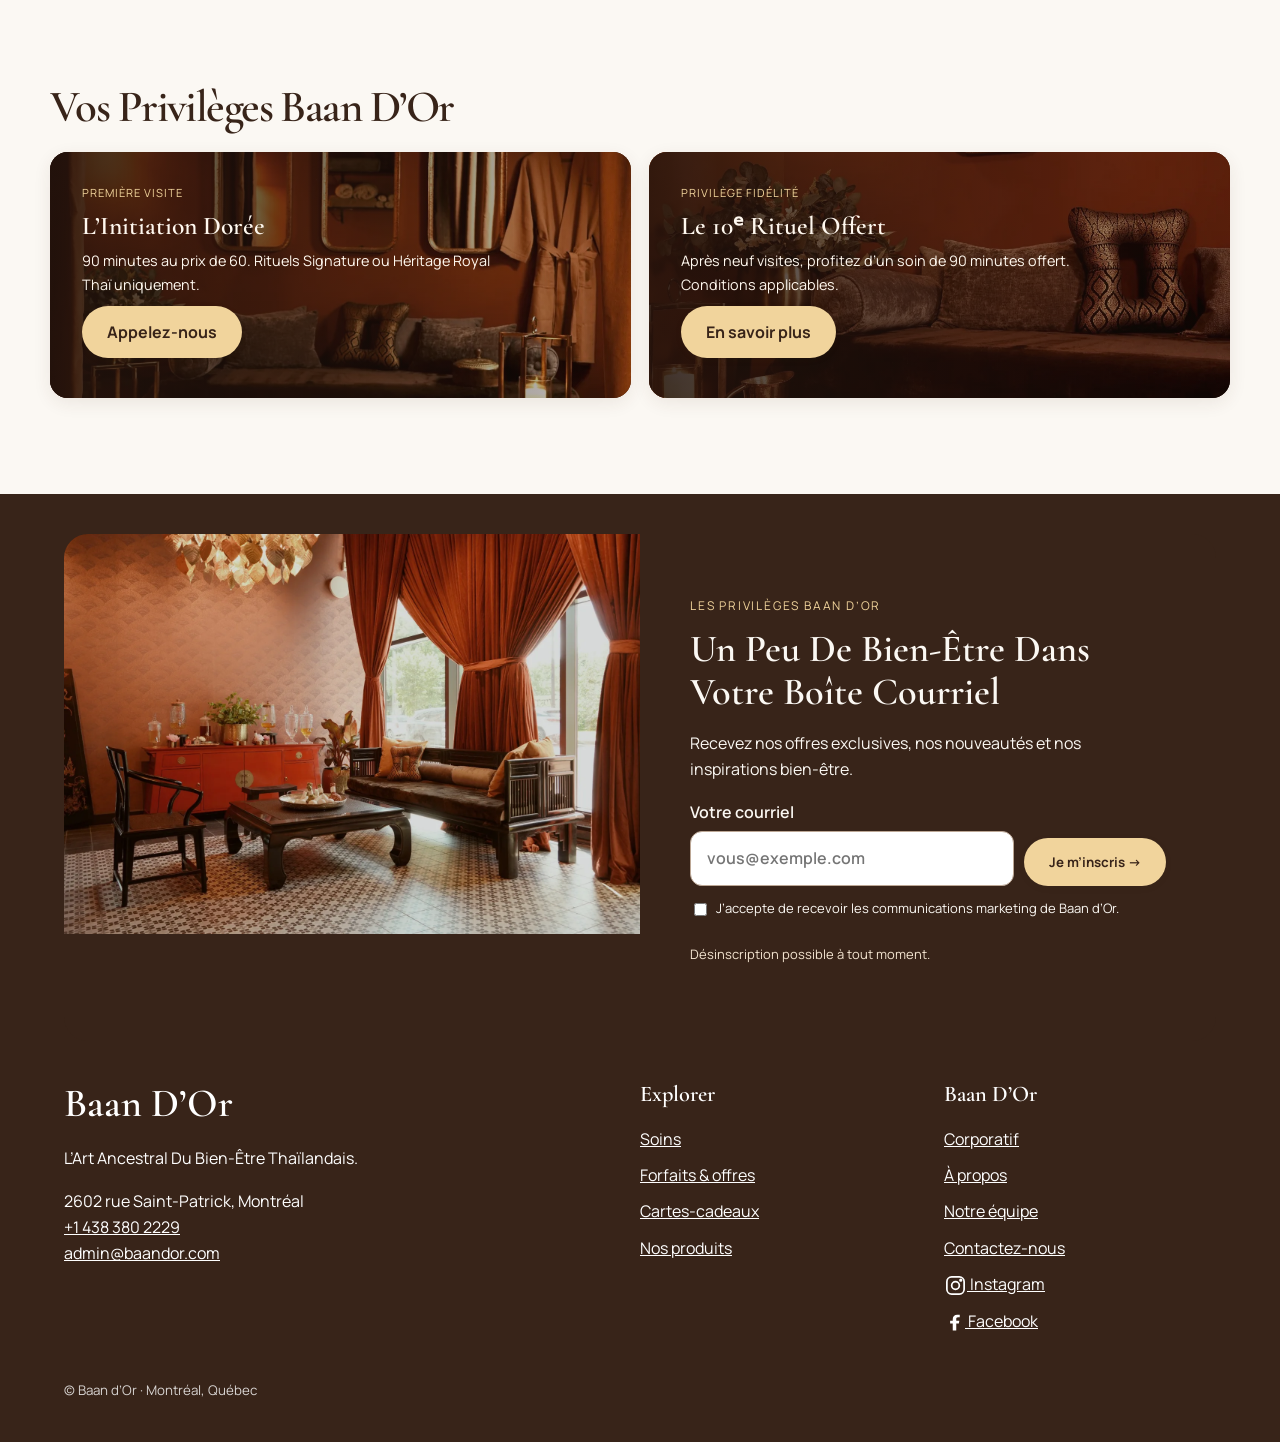
<file: treatment-1.html>
<!DOCTYPE html>

<html lang="fr"><head><meta charset="utf-8"/><meta content="width=device-width, initial-scale=1" name="viewport"/><title>Massage thaïlandais signature et aromathérapie à Montréal | Baan d’Or</title><meta content="L’essence de Baan d’Or se révèle dans ce rituel signature. Laissez-vous envelopper par le savoir-faire du massage thaïlandais et la douceur des huiles aromatiques, pour une parenthèse de détente raffinée au cœur de Montréal." name="description"/><meta content="noindex,nofollow" name="robots"/><link href="https://baandor.com/treatment-1.html" rel="canonical"/><link href="https://baandor.com/treatment-1.html" hreflang="fr-CA" rel="alternate"/><link href="https://baandor.com/en/treatment-1.html" hreflang="en-CA" rel="alternate"/><meta content="Massage thaïlandais signature et aromathérapie à Montréal | Baan d’Or" property="og:title"/><meta content="L’essence de Baan d’Or se révèle dans ce rituel signature. Laissez-vous envelopper par le savoir-faire du massage thaïlandais et la douceur des huiles aromatiques, pour une parenthèse de détente raffinée au cœur de Montréal." property="og:description"/><meta content="https://baandor.com/assets/social.jpg" property="og:image"/><meta content="1200" property="og:image:width"/><meta content="630" property="og:image:height"/><meta content="Salon du spa Baan d’Or" property="og:image:alt"/><meta content="https://baandor.com/treatment-1.html" property="og:url"/><meta content="website" property="og:type"/><meta content="fr_CA" property="og:locale"/><meta content="summary_large_image" name="twitter:card"/><link href="https://fonts.googleapis.com" rel="preconnect"/><link crossorigin="" href="https://fonts.gstatic.com" rel="preconnect"/><link href="https://fonts.googleapis.com/css2?family=Cormorant+Garamond:wght@500;600&amp;family=Manrope:wght@400;500;600;700&amp;display=swap" rel="stylesheet"/><link href="v14-base.css?v=16" rel="stylesheet"/><script defer="" src="analytics.js?v=16"></script><script defer="" src="forms-v11.js?v=16"></script><script defer="" src="quick-data.js?v=18"></script><script defer="" src="v13.js?v=18"></script><script type="application/ld+json">{"@context": "https://schema.org", "@graph": [{"@type": "DaySpa", "@id": "https://baandor.com/#spa", "name": "Baan d’Or", "url": "https://baandor.com/", "telephone": "+1-438-380-2229", "address": {"@type": "PostalAddress", "streetAddress": "2602 rue Saint-Patrick", "addressLocality": "Montréal", "addressRegion": "QC", "addressCountry": "CA"}, "image": "https://baandor.com/assets/social.jpg", "sameAs": ["https://www.facebook.com/profile.php?id=61591302726069", "https://www.instagram.com/la_baan_d_or/", "https://www.fresha.com/a/la-baan-dor-montreal-montreal-2602-rue-saint-patrick-btpmv1n1"]}, {"@type": "WebPage", "@id": "https://baandor.com/treatment-1.html#webpage", "url": "https://baandor.com/treatment-1.html", "name": "Massage thaïlandais signature et aromathérapie à Montréal | Baan d’Or", "description": "L’essence de Baan d’Or se révèle dans ce rituel signature. Laissez-vous envelopper par le savoir-faire du massage thaïlandais et la douceur des huiles aromatiques, pour une parenthèse de détente raffinée au cœur de Montréal.", "inLanguage": "fr-CA", "about": {"@id": "https://baandor.com/#spa"}}, {"@type": "Service", "@id": "https://baandor.com/treatment-1.html#service", "name": "Le Rituel Signature Baan d’Or", "description": "L’essence de Baan d’Or se révèle dans ce rituel signature. Laissez-vous envelopper par le savoir-faire du massage thaïlandais et la douceur des huiles aromatiques, pour une parenthèse de détente raffinée au cœur de Montréal.", "url": "https://baandor.com/treatment-1.html", "provider": {"@id": "https://baandor.com/#spa"}, "areaServed": {"@type": "City", "name": "Montréal"}, "offers": {"@type": "AggregateOffer", "priceCurrency": "CAD", "lowPrice": 140, "url": "https://www.fresha.com/a/la-baan-dor-montreal-montreal-2602-rue-saint-patrick-btpmv1n1/booking?menu=true&share=true&pId=3010365&dppub=true&offerItems=sv%3A28000600"}}, {"@type": "BreadcrumbList", "itemListElement": [{"@type": "ListItem", "position": 1, "name": "Accueil", "item": "https://baandor.com/"}, {"@type": "ListItem", "position": 2, "name": "Le Rituel Signature Baan d’Or", "item": "https://baandor.com/treatment-1.html"}]}]}</script><link href="v15-layout.css?v=16" rel="stylesheet"/><link href="v16.css?v=16" rel="stylesheet"/><link href="v17.css?v=17-ready" rel="stylesheet"/><link rel="stylesheet" href="v18.css?v=18"/><script defer src="v18.js?v=18"></script></head><body><header><a class="promo" href="https://www.fresha.com/a/la-baan-dor-montreal-montreal-2602-rue-saint-patrick-btpmv1n1/packages" rel="noopener noreferrer" target="_blank"><span class="">Prolongez l’expérience Baan d’Or. 3 séances à partir de 390 $.</span><span class="promo-cta">Découvrir la Trilogie</span></a><nav><a class="logo" href="index.html"><img alt="La Baan d’Or – Bien-être holistique thaï" decoding="async" height="74" src="assets/logo.webp" width="96"/></a><div class="nav-menu" id="nav-menu"><details class="treatment-menu"><summary><span class="">Soins</span></summary><div class="treatment-dropdown"><a href="treatments.html"><span class="">Tous les soins</span></a><a aria-current="page" href="treatment-1.html"><span class="">Le Rituel Signature Baan d’Or</span></a><a href="treatment-2.html"><span class="">L’Héritage Royal Thaï</span></a><a href="treatment-3.html"><span class="">L’Art du Bien-Être Sur Mesure</span></a><a href="treatment-4.html"><span class="">Le Rituel Thaï aux Huiles Aromatiques</span></a><a href="treatment-5.html"><span class="">Le Rituel de la Couronne d’Or</span></a><a href="treatment-6.html"><span class="">Le Rituel Sérénité Thaï</span></a><a href="treatment-7.html"><span class="">Le Rituel Ancestral Sri La-Ong Osot</span></a><a href="treatment-8.html"><span class="">Le Rituel Nuad Yiab</span></a><a href="treatment-9.html"><span class="">Le Rituel Éclat Royal</span></a></div></details><a class="navlink" href="packages.html">Forfaits</a><a class="navlink" href="notre-equipe.html">Notre équipe</a><a class="navlink" href="corporate.html">Corporatif</a><a class="navlink" href="products.html">Produits</a><a class="navlink" href="a-propos.html">À propos</a><a class="navlink" href="contact.html">Contactez-nous</a></div><a class="btn" href="https://www.fresha.com/a/la-baan-dor-montreal-montreal-2602-rue-saint-patrick-btpmv1n1/booking?menu=true&amp;share=true&amp;pId=3010365&amp;dppub=true" rel="noopener noreferrer" target="_blank"><span class="">Réserver</span></a><a class="lang-switch" href="en/treatment-1.html" hreflang="en" lang="en">EN</a><button aria-controls="nav-menu" aria-expanded="false" class="mobile-menu" type="button"><span class="">Menu</span> <span aria-hidden="true">☰</span></button></nav></header><main><div class="breadcrumbs"><a href="index.html"><span class="">Accueil</span></a> / <span class="">Massage thaïlandais signature et aromathérapie à Montréal</span></div><div class="hero"><div class="copy"><p class="eyebrow">BAAN D’OR · MONTRÉAL</p><h1><span class="">Le Rituel Signature Baan d’Or</span></h1><p><span class="">Massage thaïlandais signature et aromathérapie</span></p><a class="btn" href="https://www.fresha.com/a/la-baan-dor-montreal-montreal-2602-rue-saint-patrick-btpmv1n1/booking?menu=true&amp;share=true&amp;pId=3010365&amp;dppub=true&amp;offerItems=sv%3A28000600" rel="noopener noreferrer" target="_blank">Réservez</a></div><img alt="Massage thaïlandais signature et aromathérapie" decoding="async" fetchpriority="high" height="1600" loading="eager" src="assets/photo-3.webp" width="1066"/></div><section class="detail-intro v16-detail" id="experience"><div class="v16-detail-copy"><p class="eyebrow">BIEN-ÊTRE THAÏLANDAIS · MONTRÉAL</p><h2>Votre expérience</h2><p>Un massage thaïlandais associant gestes ancestraux et huiles aromatiques pour une relaxation profonde.</p><h3>Idéal pour</h3><ul class="v17-ideal"><li>Tensions musculaires</li><li>Stress et fatigue</li><li>Relaxation profonde</li><li>Massage aux huiles</li></ul><h3>Choisissez votre durée</h3><ul class="v16-prices"><li><span>60 min</span><strong>140 $</strong></li><li><span>90 min</span><strong>200 $</strong></li><li><span>120 min</span><strong>260 $</strong></li></ul><p class="v16-price-note">Tarifs en dollars canadiens. Confirmez le prix final et les disponibilités sur Fresha.</p><a class="btn secondary" href="treatments.html">Tous les soins</a></div><article class="tile v16-book-card"><div class="v16-media card-media"><img alt="Massage thaïlandais signature et aromathérapie" decoding="async" loading="lazy" src="assets/photo-3.webp"/></div><div><h3>Le Rituel Signature Baan d’Or</h3><p>Massage thaïlandais signature et aromathérapie</p><a class="btn secondary" data-quick-view="1" href="treatment-1.html#experience">Découvrir</a><a class="btn" href="https://www.fresha.com/a/la-baan-dor-montreal-montreal-2602-rue-saint-patrick-btpmv1n1/booking?menu=true&amp;share=true&amp;pId=3010365&amp;dppub=true&amp;offerItems=sv%3A28000600" rel="noopener noreferrer" target="_blank">Réservez</a></div></article></section><section class="v17-priv"><h2>Vos privilèges Baan d’Or</h2><div class="v17-promos"><article class="v17-promo"><img alt="" decoding="async" loading="lazy" src="assets/photo-1.webp"/><div><p class="eyebrow">PREMIÈRE VISITE</p><h3>L’Initiation Dorée</h3><p>90 minutes au prix de 60. Rituels Signature ou Héritage Royal Thaï uniquement.</p><a class="btn" href="tel:+14383802229">Appelez-nous</a></div></article><article class="v17-promo"><img alt="" decoding="async" loading="lazy" src="assets/photo-6.webp"/><div><p class="eyebrow">PRIVILÈGE FIDÉLITÉ</p><h3>Le 10ᵉ rituel offert</h3><p>Après neuf visites, profitez d’un soin de 90 minutes offert. Conditions applicables.</p><a class="btn" href="packages.html">En savoir plus</a></div></article></div></section></main><footer class="site-footer"><section aria-label="Infolettre" class="v11-news"><img alt="Salon Baan d’Or" decoding="async" height="1066" loading="lazy" src="assets/photo-0.webp" width="1600"/><div class="v11-news-copy"><p class="eyebrow">LES PRIVILÈGES BAAN D’OR</p><h2>Un peu de bien-être dans votre boîte courriel</h2><p>Recevez nos offres exclusives, nos nouveautés et nos inspirations bien-être.</p><form data-v11-preview=""><div class="v11-news-row"><label>Votre courriel<input autocomplete="email" name="email" placeholder="vous@exemple.com" required="" type="email"/></label><button class="btn" type="submit">Je m’inscris →</button></div><label class="v11-consent"><input name="consent" required="" type="checkbox"/>J’accepte de recevoir les communications marketing de Baan d’Or.</label><p class="v11-note">Désinscription possible à tout moment.</p><p aria-live="polite" class="v11-status" role="status"></p></form></div></section><div class="footer-grid"><div><h2>Baan d’Or</h2><p><span class="">L’art ancestral du bien-être thaïlandais.</span></p><p>2602 rue Saint-Patrick, Montréal<br/><a href="tel:+14383802229">+1 438 380 2229</a></p></div><div><h3><span class="">Explorer</span></h3><a href="treatments.html"><span class="">Soins</span></a><a href="packages.html"><span class="">Forfaits &amp; offres</span></a><a href="gift-cards.html"><span class="">Cartes-cadeaux</span></a><a href="products.html">Nos produits</a></div><div><h3><span class="">Baan d’Or</span></h3><a href="corporate.html"><span class="">Corporatif</span></a><a href="a-propos.html">À propos</a><a href="notre-equipe.html">Notre équipe</a><a href="contact.html">Contactez-nous</a><a href="https://www.instagram.com/la_baan_d_or/" rel="noopener noreferrer" target="_blank"><svg aria-hidden="true" fill="none" height="23" stroke="currentColor" stroke-width="1.8" viewbox="0 0 24 24" width="23"><rect height="18" rx="5" width="18" x="3" y="3"></rect><circle cx="12" cy="12" r="4"></circle><circle cx="17.5" cy="6.5" fill="currentColor" r=".8"></circle></svg> Instagram</a><a class="social-link" href="https://www.facebook.com/profile.php?id=61591302726069" rel="noopener noreferrer" target="_blank"><svg aria-hidden="true" fill="currentColor" height="21" viewbox="0 0 24 24" width="21"><path d="M14 21v-8h3l.5-3H14V8c0-1 .4-2 2-2h2V3h-3c-3 0-5 2-5 5v2H7v3h3v8z"></path></svg> Facebook</a></div></div><small>© Baan d’Or · <span class="">Montréal, Québec</span></small></footer><script defer="" src="site.js?v=16"></script></body></html>
</file>
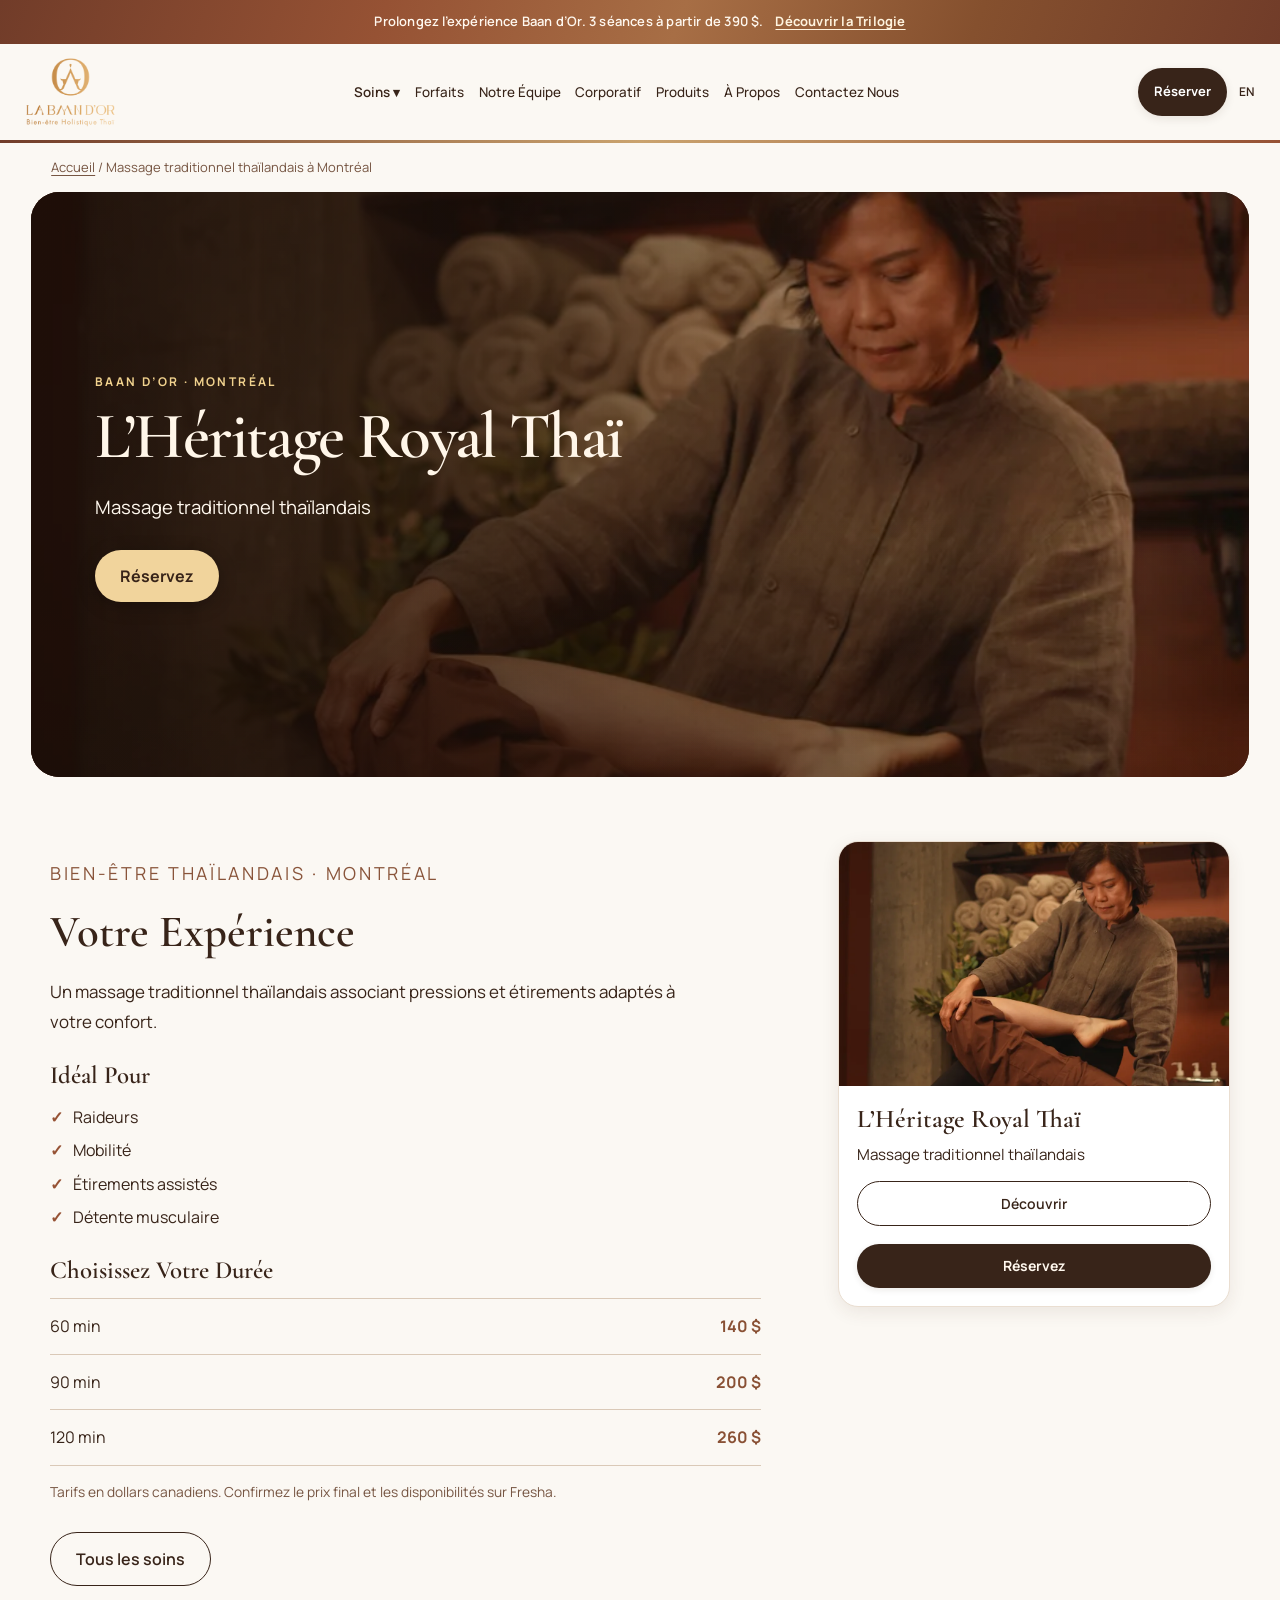
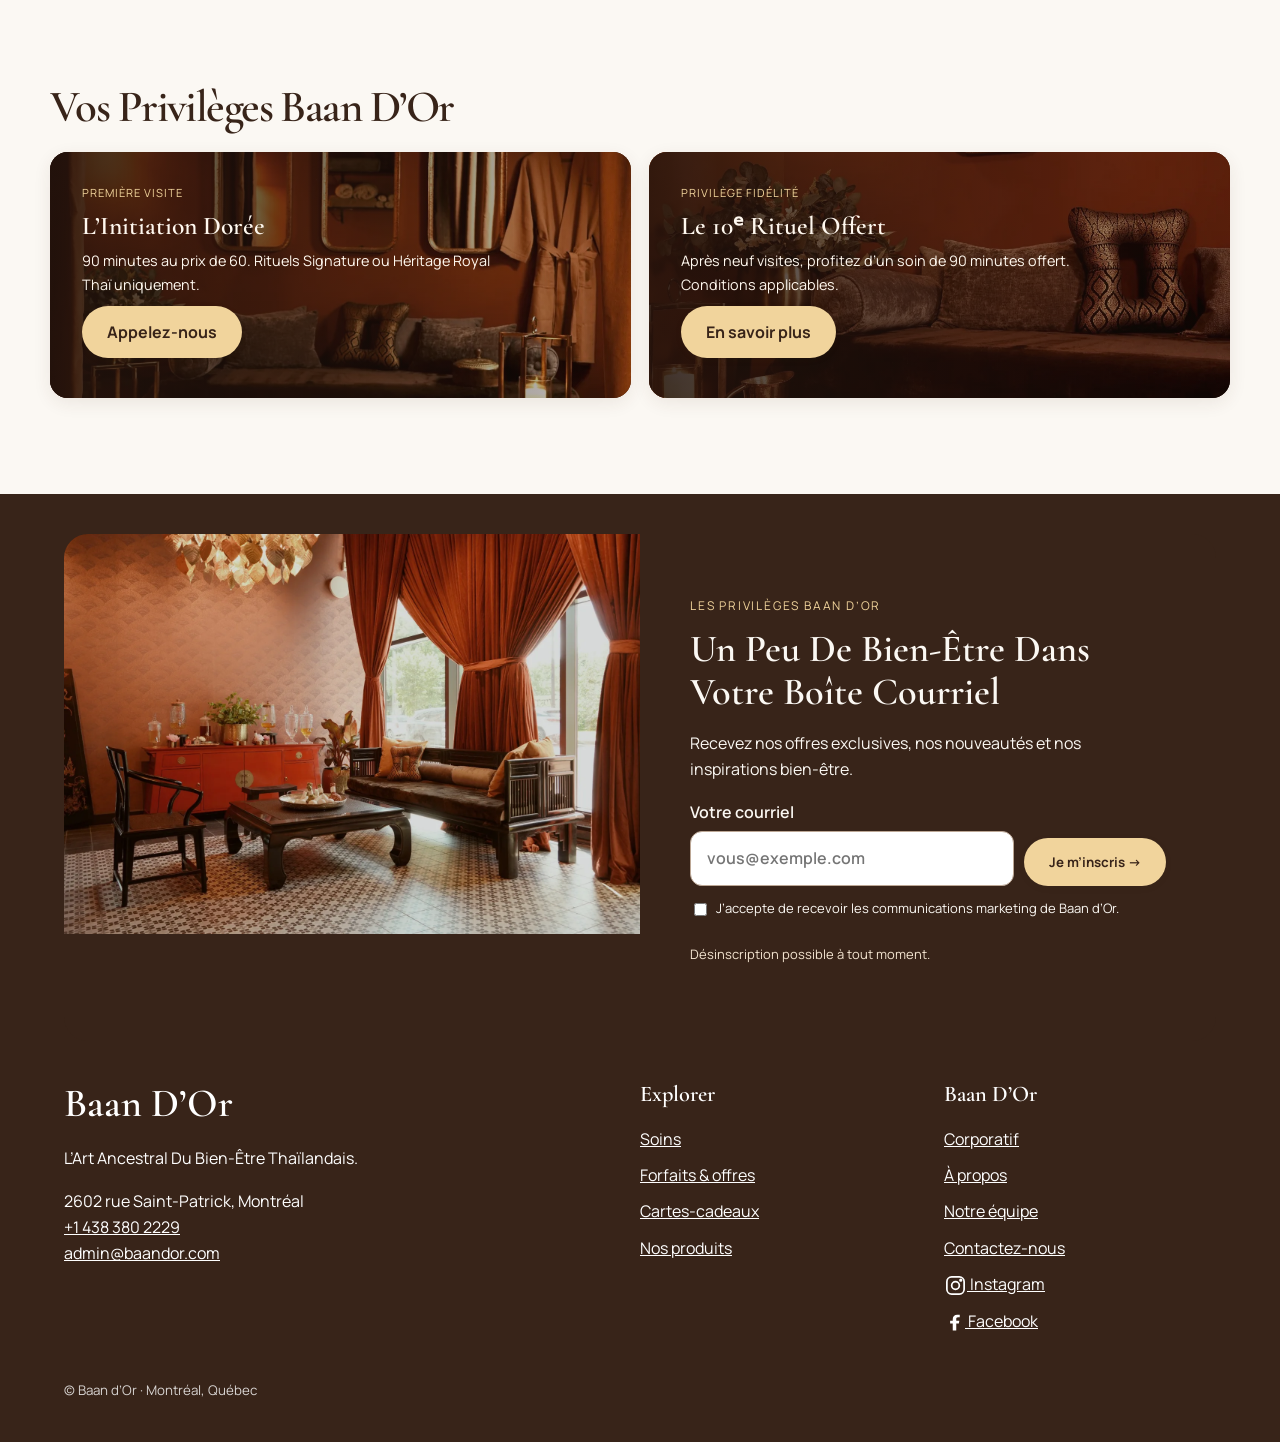
<file: treatment-2.html>
<!DOCTYPE html>

<html lang="fr"><head><meta charset="utf-8"/><meta content="width=device-width, initial-scale=1" name="viewport"/><title>Massage traditionnel thaïlandais à Montréal | Baan d’Or</title><meta content="Voyagez au cœur du patrimoine thaïlandais avec un massage traditionnel associant pressions rythmées et étirements assistés. Un rituel authentique qui invite à relâcher les tensions et à retrouver une sensation de légèreté." name="description"/><meta content="noindex,nofollow" name="robots"/><link href="https://baandor.com/treatment-2.html" rel="canonical"/><link href="https://baandor.com/treatment-2.html" hreflang="fr-CA" rel="alternate"/><link href="https://baandor.com/en/treatment-2.html" hreflang="en-CA" rel="alternate"/><meta content="Massage traditionnel thaïlandais à Montréal | Baan d’Or" property="og:title"/><meta content="Voyagez au cœur du patrimoine thaïlandais avec un massage traditionnel associant pressions rythmées et étirements assistés. Un rituel authentique qui invite à relâcher les tensions et à retrouver une sensation de légèreté." property="og:description"/><meta content="https://baandor.com/assets/social.jpg" property="og:image"/><meta content="1200" property="og:image:width"/><meta content="630" property="og:image:height"/><meta content="Salon du spa Baan d’Or" property="og:image:alt"/><meta content="https://baandor.com/treatment-2.html" property="og:url"/><meta content="website" property="og:type"/><meta content="fr_CA" property="og:locale"/><meta content="summary_large_image" name="twitter:card"/><link href="https://fonts.googleapis.com" rel="preconnect"/><link crossorigin="" href="https://fonts.gstatic.com" rel="preconnect"/><link href="https://fonts.googleapis.com/css2?family=Cormorant+Garamond:wght@500;600&amp;family=Manrope:wght@400;500;600;700&amp;display=swap" rel="stylesheet"/><link href="v14-base.css?v=16" rel="stylesheet"/><script defer="" src="analytics.js?v=16"></script><script defer="" src="forms-v11.js?v=16"></script><script defer="" src="quick-data.js?v=18"></script><script defer="" src="v13.js?v=18"></script><script type="application/ld+json">{"@context": "https://schema.org", "@graph": [{"@type": "DaySpa", "@id": "https://baandor.com/#spa", "name": "Baan d’Or", "url": "https://baandor.com/", "telephone": "+1-438-380-2229", "address": {"@type": "PostalAddress", "streetAddress": "2602 rue Saint-Patrick", "addressLocality": "Montréal", "addressRegion": "QC", "addressCountry": "CA"}, "image": "https://baandor.com/assets/social.jpg", "sameAs": ["https://www.facebook.com/profile.php?id=61591302726069", "https://www.instagram.com/la_baan_d_or/", "https://www.fresha.com/a/la-baan-dor-montreal-montreal-2602-rue-saint-patrick-btpmv1n1"]}, {"@type": "WebPage", "@id": "https://baandor.com/treatment-2.html#webpage", "url": "https://baandor.com/treatment-2.html", "name": "Massage traditionnel thaïlandais à Montréal | Baan d’Or", "description": "Voyagez au cœur du patrimoine thaïlandais avec un massage traditionnel associant pressions rythmées et étirements assistés. Un rituel authentique qui invite à relâcher les tensions et à retrouver une sensation de légèreté.", "inLanguage": "fr-CA", "about": {"@id": "https://baandor.com/#spa"}}, {"@type": "Service", "@id": "https://baandor.com/treatment-2.html#service", "name": "L’Héritage Royal Thaï", "description": "Voyagez au cœur du patrimoine thaïlandais avec un massage traditionnel associant pressions rythmées et étirements assistés. Un rituel authentique qui invite à relâcher les tensions et à retrouver une sensation de légèreté.", "url": "https://baandor.com/treatment-2.html", "provider": {"@id": "https://baandor.com/#spa"}, "areaServed": {"@type": "City", "name": "Montréal"}, "offers": {"@type": "AggregateOffer", "priceCurrency": "CAD", "lowPrice": 140, "url": "https://www.fresha.com/a/la-baan-dor-montreal-montreal-2602-rue-saint-patrick-btpmv1n1/booking?menu=true&share=true&pId=3010365&dppub=true&offerItems=sv%3A28000664"}}, {"@type": "BreadcrumbList", "itemListElement": [{"@type": "ListItem", "position": 1, "name": "Accueil", "item": "https://baandor.com/"}, {"@type": "ListItem", "position": 2, "name": "L’Héritage Royal Thaï", "item": "https://baandor.com/treatment-2.html"}]}]}</script><link href="v15-layout.css?v=16" rel="stylesheet"/><link href="v16.css?v=16" rel="stylesheet"/><link href="v17.css?v=17-ready" rel="stylesheet"/><link rel="stylesheet" href="v18.css?v=18"/><script defer src="v18.js?v=18"></script></head><body><header><a class="promo" href="https://www.fresha.com/a/la-baan-dor-montreal-montreal-2602-rue-saint-patrick-btpmv1n1/packages" rel="noopener noreferrer" target="_blank"><span class="">Prolongez l’expérience Baan d’Or. 3 séances à partir de 390 $.</span><span class="promo-cta">Découvrir la Trilogie</span></a><nav><a class="logo" href="index.html"><img alt="La Baan d’Or – Bien-être holistique thaï" decoding="async" height="74" src="assets/logo.webp" width="96"/></a><div class="nav-menu" id="nav-menu"><details class="treatment-menu"><summary><span class="">Soins</span></summary><div class="treatment-dropdown"><a href="treatments.html"><span class="">Tous les soins</span></a><a href="treatment-1.html"><span class="">Le Rituel Signature Baan d’Or</span></a><a aria-current="page" href="treatment-2.html"><span class="">L’Héritage Royal Thaï</span></a><a href="treatment-3.html"><span class="">L’Art du Bien-Être Sur Mesure</span></a><a href="treatment-4.html"><span class="">Le Rituel Thaï aux Huiles Aromatiques</span></a><a href="treatment-5.html"><span class="">Le Rituel de la Couronne d’Or</span></a><a href="treatment-6.html"><span class="">Le Rituel Sérénité Thaï</span></a><a href="treatment-7.html"><span class="">Le Rituel Ancestral Sri La-Ong Osot</span></a><a href="treatment-8.html"><span class="">Le Rituel Nuad Yiab</span></a><a href="treatment-9.html"><span class="">Le Rituel Éclat Royal</span></a></div></details><a class="navlink" href="packages.html">Forfaits</a><a class="navlink" href="notre-equipe.html">Notre équipe</a><a class="navlink" href="corporate.html">Corporatif</a><a class="navlink" href="products.html">Produits</a><a class="navlink" href="a-propos.html">À propos</a><a class="navlink" href="contact.html">Contactez-nous</a></div><a class="btn" href="https://www.fresha.com/a/la-baan-dor-montreal-montreal-2602-rue-saint-patrick-btpmv1n1/booking?menu=true&amp;share=true&amp;pId=3010365&amp;dppub=true" rel="noopener noreferrer" target="_blank"><span class="">Réserver</span></a><a class="lang-switch" href="en/treatment-2.html" hreflang="en" lang="en">EN</a><button aria-controls="nav-menu" aria-expanded="false" class="mobile-menu" type="button"><span class="">Menu</span> <span aria-hidden="true">☰</span></button></nav></header><main><div class="breadcrumbs"><a href="index.html"><span class="">Accueil</span></a> / <span class="">Massage traditionnel thaïlandais à Montréal</span></div><div class="hero"><div class="copy"><p class="eyebrow">BAAN D’OR · MONTRÉAL</p><h1><span class="">L’Héritage Royal Thaï</span></h1><p><span class="">Massage traditionnel thaïlandais</span></p><a class="btn" href="https://www.fresha.com/a/la-baan-dor-montreal-montreal-2602-rue-saint-patrick-btpmv1n1/booking?menu=true&amp;share=true&amp;pId=3010365&amp;dppub=true&amp;offerItems=sv%3A28000664" rel="noopener noreferrer" target="_blank">Réservez</a></div><img alt="Massage traditionnel thaïlandais" decoding="async" fetchpriority="high" height="1600" loading="eager" src="assets/photo-4.webp" width="1066"/></div><section class="detail-intro v16-detail" id="experience"><div class="v16-detail-copy"><p class="eyebrow">BIEN-ÊTRE THAÏLANDAIS · MONTRÉAL</p><h2>Votre expérience</h2><p>Un massage traditionnel thaïlandais associant pressions et étirements adaptés à votre confort.</p><h3>Idéal pour</h3><ul class="v17-ideal"><li>Raideurs</li><li>Mobilité</li><li>Étirements assistés</li><li>Détente musculaire</li></ul><h3>Choisissez votre durée</h3><ul class="v16-prices"><li><span>60 min</span><strong>140 $</strong></li><li><span>90 min</span><strong>200 $</strong></li><li><span>120 min</span><strong>260 $</strong></li></ul><p class="v16-price-note">Tarifs en dollars canadiens. Confirmez le prix final et les disponibilités sur Fresha.</p><a class="btn secondary" href="treatments.html">Tous les soins</a></div><article class="tile v16-book-card"><div class="v16-media card-media"><img alt="Massage traditionnel thaïlandais" decoding="async" loading="lazy" src="assets/photo-4.webp"/></div><div><h3>L’Héritage Royal Thaï</h3><p>Massage traditionnel thaïlandais</p><a class="btn secondary" data-quick-view="1" href="treatment-2.html#experience">Découvrir</a><a class="btn" href="https://www.fresha.com/a/la-baan-dor-montreal-montreal-2602-rue-saint-patrick-btpmv1n1/booking?menu=true&amp;share=true&amp;pId=3010365&amp;dppub=true&amp;offerItems=sv%3A28000664" rel="noopener noreferrer" target="_blank">Réservez</a></div></article></section><section class="v17-priv"><h2>Vos privilèges Baan d’Or</h2><div class="v17-promos"><article class="v17-promo"><img alt="" decoding="async" loading="lazy" src="assets/photo-1.webp"/><div><p class="eyebrow">PREMIÈRE VISITE</p><h3>L’Initiation Dorée</h3><p>90 minutes au prix de 60. Rituels Signature ou Héritage Royal Thaï uniquement.</p><a class="btn" href="tel:+14383802229">Appelez-nous</a></div></article><article class="v17-promo"><img alt="" decoding="async" loading="lazy" src="assets/photo-6.webp"/><div><p class="eyebrow">PRIVILÈGE FIDÉLITÉ</p><h3>Le 10ᵉ rituel offert</h3><p>Après neuf visites, profitez d’un soin de 90 minutes offert. Conditions applicables.</p><a class="btn" href="packages.html">En savoir plus</a></div></article></div></section></main><footer class="site-footer"><section aria-label="Infolettre" class="v11-news"><img alt="Salon Baan d’Or" decoding="async" height="1066" loading="lazy" src="assets/photo-0.webp" width="1600"/><div class="v11-news-copy"><p class="eyebrow">LES PRIVILÈGES BAAN D’OR</p><h2>Un peu de bien-être dans votre boîte courriel</h2><p>Recevez nos offres exclusives, nos nouveautés et nos inspirations bien-être.</p><form data-v11-preview=""><div class="v11-news-row"><label>Votre courriel<input autocomplete="email" name="email" placeholder="vous@exemple.com" required="" type="email"/></label><button class="btn" type="submit">Je m’inscris →</button></div><label class="v11-consent"><input name="consent" required="" type="checkbox"/>J’accepte de recevoir les communications marketing de Baan d’Or.</label><p class="v11-note">Désinscription possible à tout moment.</p><p aria-live="polite" class="v11-status" role="status"></p></form></div></section><div class="footer-grid"><div><h2>Baan d’Or</h2><p><span class="">L’art ancestral du bien-être thaïlandais.</span></p><p>2602 rue Saint-Patrick, Montréal<br/><a href="tel:+14383802229">+1 438 380 2229</a></p></div><div><h3><span class="">Explorer</span></h3><a href="treatments.html"><span class="">Soins</span></a><a href="packages.html"><span class="">Forfaits &amp; offres</span></a><a href="gift-cards.html"><span class="">Cartes-cadeaux</span></a><a href="products.html">Nos produits</a></div><div><h3><span class="">Baan d’Or</span></h3><a href="corporate.html"><span class="">Corporatif</span></a><a href="a-propos.html">À propos</a><a href="notre-equipe.html">Notre équipe</a><a href="contact.html">Contactez-nous</a><a href="https://www.instagram.com/la_baan_d_or/" rel="noopener noreferrer" target="_blank"><svg aria-hidden="true" fill="none" height="23" stroke="currentColor" stroke-width="1.8" viewbox="0 0 24 24" width="23"><rect height="18" rx="5" width="18" x="3" y="3"></rect><circle cx="12" cy="12" r="4"></circle><circle cx="17.5" cy="6.5" fill="currentColor" r=".8"></circle></svg> Instagram</a><a class="social-link" href="https://www.facebook.com/profile.php?id=61591302726069" rel="noopener noreferrer" target="_blank"><svg aria-hidden="true" fill="currentColor" height="21" viewbox="0 0 24 24" width="21"><path d="M14 21v-8h3l.5-3H14V8c0-1 .4-2 2-2h2V3h-3c-3 0-5 2-5 5v2H7v3h3v8z"></path></svg> Facebook</a></div></div><small>© Baan d’Or · <span class="">Montréal, Québec</span></small></footer><script defer="" src="site.js?v=16"></script></body></html>
</file>
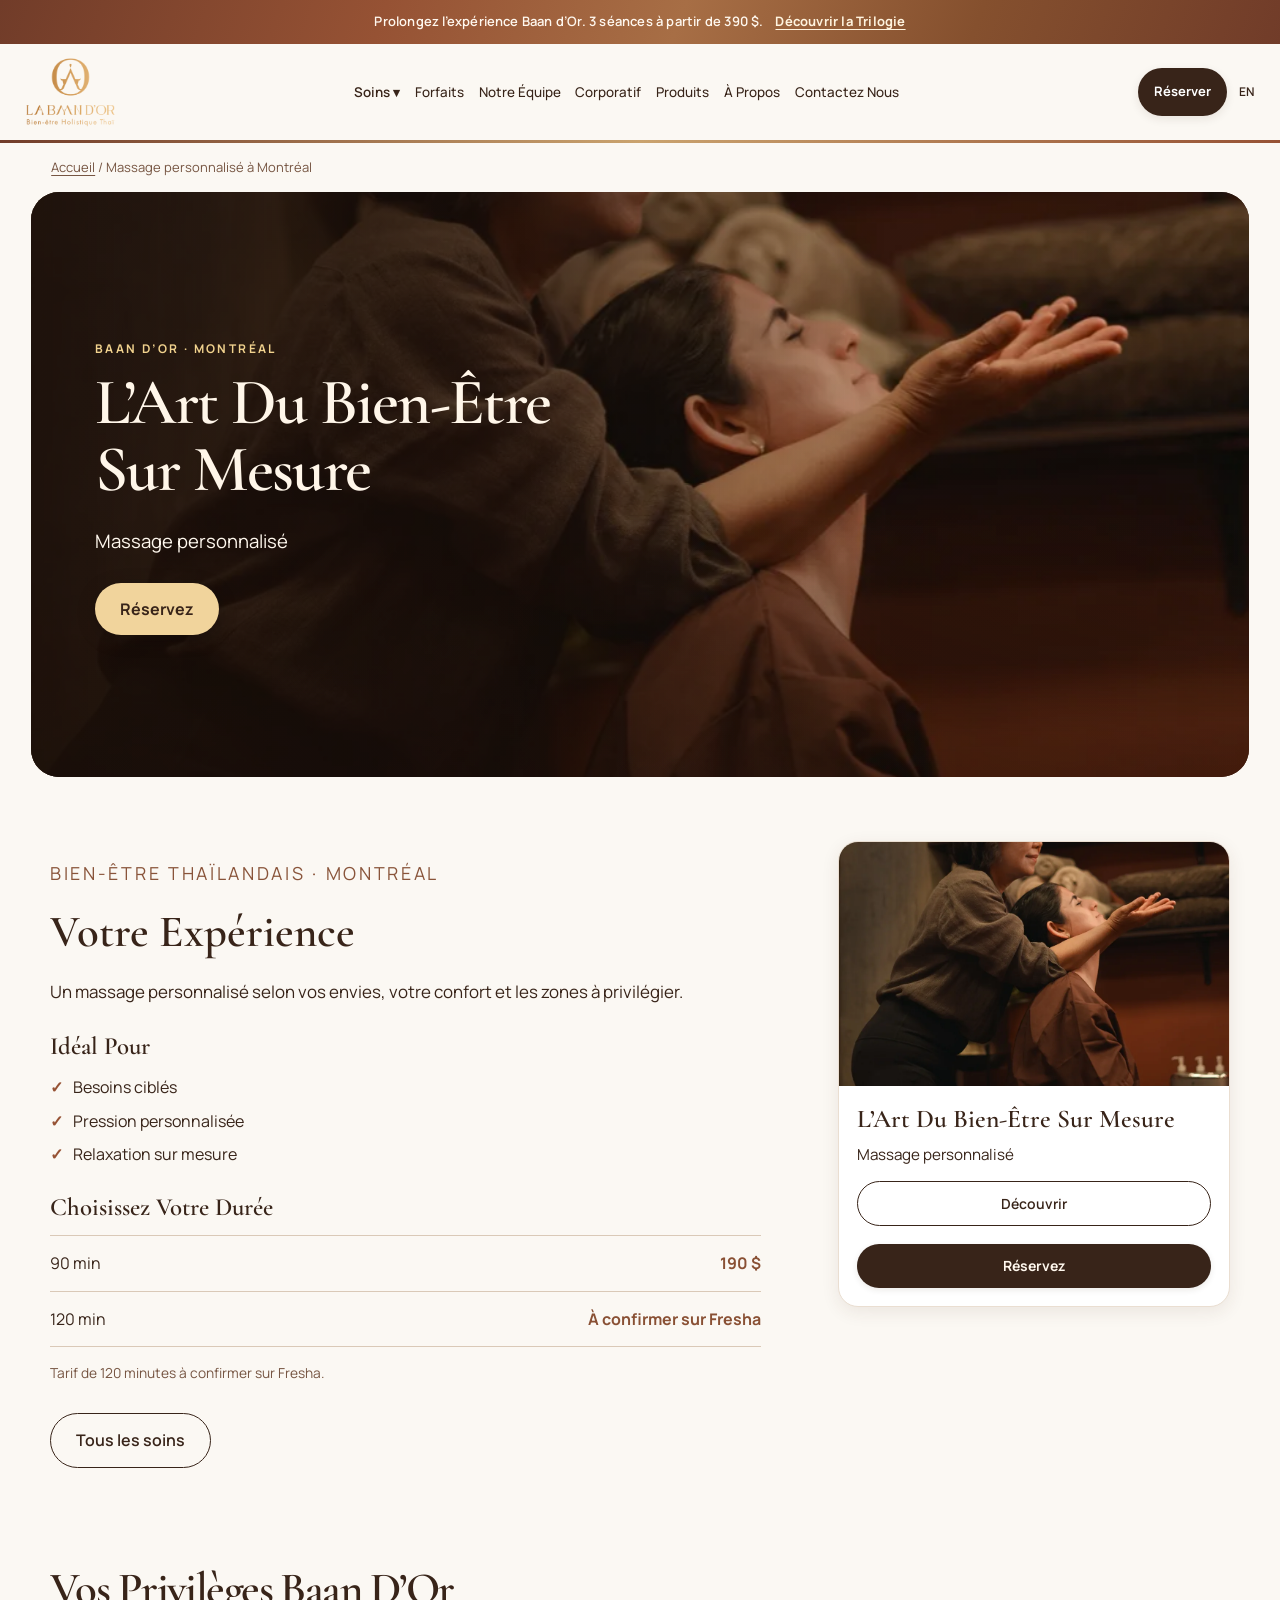
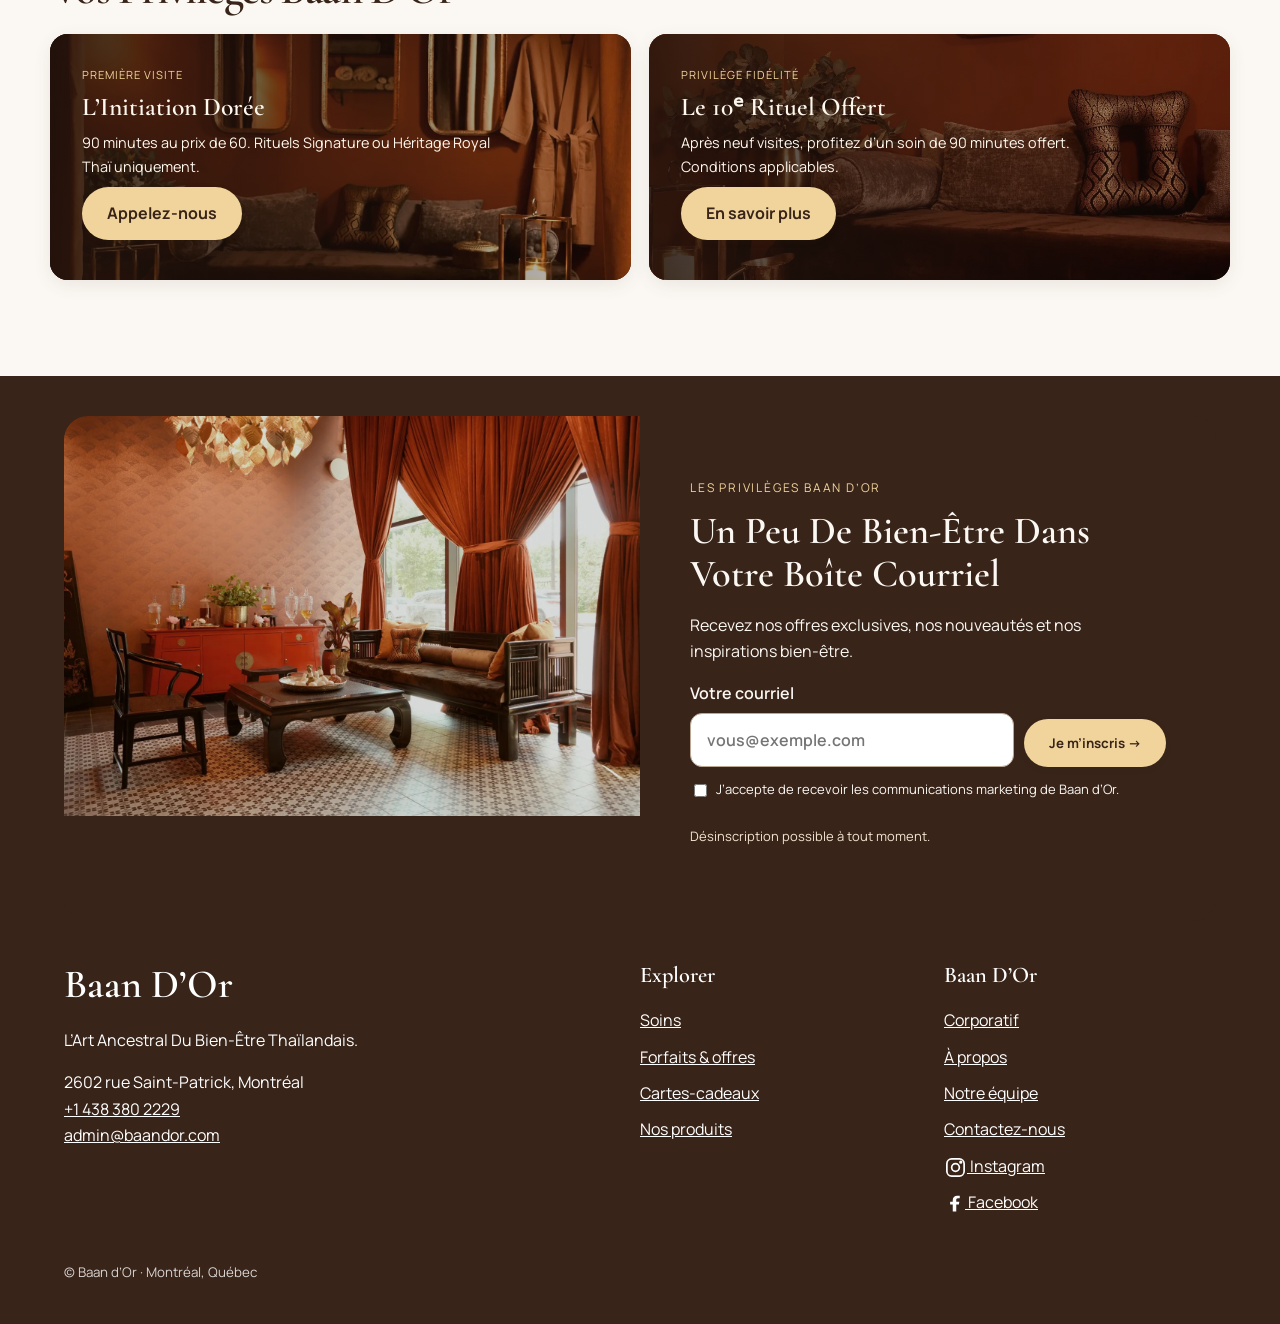
<file: treatment-3.html>
<!DOCTYPE html>

<html lang="fr"><head><meta charset="utf-8"/><meta content="width=device-width, initial-scale=1" name="viewport"/><title>Massage personnalisé à Montréal | Baan d’Or</title><meta content="Parce que chaque corps a ses propres besoins, offrez-vous un rituel de massage personnalisé. Vos préférences et vos zones de tension guident la création d’une expérience sur mesure, dans l’univers raffiné de Baan d’Or." name="description"/><meta content="noindex,nofollow" name="robots"/><link href="https://baandor.com/treatment-3.html" rel="canonical"/><link href="https://baandor.com/treatment-3.html" hreflang="fr-CA" rel="alternate"/><link href="https://baandor.com/en/treatment-3.html" hreflang="en-CA" rel="alternate"/><meta content="Massage personnalisé à Montréal | Baan d’Or" property="og:title"/><meta content="Parce que chaque corps a ses propres besoins, offrez-vous un rituel de massage personnalisé. Vos préférences et vos zones de tension guident la création d’une expérience sur mesure, dans l’univers raffiné de Baan d’Or." property="og:description"/><meta content="https://baandor.com/assets/social.jpg" property="og:image"/><meta content="1200" property="og:image:width"/><meta content="630" property="og:image:height"/><meta content="Salon du spa Baan d’Or" property="og:image:alt"/><meta content="https://baandor.com/treatment-3.html" property="og:url"/><meta content="website" property="og:type"/><meta content="fr_CA" property="og:locale"/><meta content="summary_large_image" name="twitter:card"/><link href="https://fonts.googleapis.com" rel="preconnect"/><link crossorigin="" href="https://fonts.gstatic.com" rel="preconnect"/><link href="https://fonts.googleapis.com/css2?family=Cormorant+Garamond:wght@500;600&amp;family=Manrope:wght@400;500;600;700&amp;display=swap" rel="stylesheet"/><link href="v14-base.css?v=16" rel="stylesheet"/><script defer="" src="analytics.js?v=16"></script><script defer="" src="forms-v11.js?v=16"></script><script defer="" src="quick-data.js?v=18"></script><script defer="" src="v13.js?v=18"></script><script type="application/ld+json">{"@context": "https://schema.org", "@graph": [{"@type": "DaySpa", "@id": "https://baandor.com/#spa", "name": "Baan d’Or", "url": "https://baandor.com/", "telephone": "+1-438-380-2229", "address": {"@type": "PostalAddress", "streetAddress": "2602 rue Saint-Patrick", "addressLocality": "Montréal", "addressRegion": "QC", "addressCountry": "CA"}, "image": "https://baandor.com/assets/social.jpg", "sameAs": ["https://www.facebook.com/profile.php?id=61591302726069", "https://www.instagram.com/la_baan_d_or/", "https://www.fresha.com/a/la-baan-dor-montreal-montreal-2602-rue-saint-patrick-btpmv1n1"]}, {"@type": "WebPage", "@id": "https://baandor.com/treatment-3.html#webpage", "url": "https://baandor.com/treatment-3.html", "name": "Massage personnalisé à Montréal | Baan d’Or", "description": "Parce que chaque corps a ses propres besoins, offrez-vous un rituel de massage personnalisé. Vos préférences et vos zones de tension guident la création d’une expérience sur mesure, dans l’univers raffiné de Baan d’Or.", "inLanguage": "fr-CA", "about": {"@id": "https://baandor.com/#spa"}}, {"@type": "Service", "@id": "https://baandor.com/treatment-3.html#service", "name": "L’Art du Bien-Être Sur Mesure", "description": "Parce que chaque corps a ses propres besoins, offrez-vous un rituel de massage personnalisé. Vos préférences et vos zones de tension guident la création d’une expérience sur mesure, dans l’univers raffiné de Baan d’Or.", "url": "https://baandor.com/treatment-3.html", "provider": {"@id": "https://baandor.com/#spa"}, "areaServed": {"@type": "City", "name": "Montréal"}, "offers": {"@type": "AggregateOffer", "priceCurrency": "CAD", "lowPrice": 190, "url": "https://www.fresha.com/a/la-baan-dor-montreal-montreal-2602-rue-saint-patrick-btpmv1n1/booking?menu=true&share=true&pId=3010365&dppub=true"}}, {"@type": "BreadcrumbList", "itemListElement": [{"@type": "ListItem", "position": 1, "name": "Accueil", "item": "https://baandor.com/"}, {"@type": "ListItem", "position": 2, "name": "L’Art du Bien-Être Sur Mesure", "item": "https://baandor.com/treatment-3.html"}]}]}</script><link href="v15-layout.css?v=16" rel="stylesheet"/><link href="v16.css?v=16" rel="stylesheet"/><link href="v17.css?v=17-ready" rel="stylesheet"/><link rel="stylesheet" href="v18.css?v=18"/><script defer src="v18.js?v=18"></script></head><body><header><a class="promo" href="https://www.fresha.com/a/la-baan-dor-montreal-montreal-2602-rue-saint-patrick-btpmv1n1/packages" rel="noopener noreferrer" target="_blank"><span class="">Prolongez l’expérience Baan d’Or. 3 séances à partir de 390 $.</span><span class="promo-cta">Découvrir la Trilogie</span></a><nav><a class="logo" href="index.html"><img alt="La Baan d’Or – Bien-être holistique thaï" decoding="async" height="74" src="assets/logo.webp" width="96"/></a><div class="nav-menu" id="nav-menu"><details class="treatment-menu"><summary><span class="">Soins</span></summary><div class="treatment-dropdown"><a href="treatments.html"><span class="">Tous les soins</span></a><a href="treatment-1.html"><span class="">Le Rituel Signature Baan d’Or</span></a><a href="treatment-2.html"><span class="">L’Héritage Royal Thaï</span></a><a aria-current="page" href="treatment-3.html"><span class="">L’Art du Bien-Être Sur Mesure</span></a><a href="treatment-4.html"><span class="">Le Rituel Thaï aux Huiles Aromatiques</span></a><a href="treatment-5.html"><span class="">Le Rituel de la Couronne d’Or</span></a><a href="treatment-6.html"><span class="">Le Rituel Sérénité Thaï</span></a><a href="treatment-7.html"><span class="">Le Rituel Ancestral Sri La-Ong Osot</span></a><a href="treatment-8.html"><span class="">Le Rituel Nuad Yiab</span></a><a href="treatment-9.html"><span class="">Le Rituel Éclat Royal</span></a></div></details><a class="navlink" href="packages.html">Forfaits</a><a class="navlink" href="notre-equipe.html">Notre équipe</a><a class="navlink" href="corporate.html">Corporatif</a><a class="navlink" href="products.html">Produits</a><a class="navlink" href="a-propos.html">À propos</a><a class="navlink" href="contact.html">Contactez-nous</a></div><a class="btn" href="https://www.fresha.com/a/la-baan-dor-montreal-montreal-2602-rue-saint-patrick-btpmv1n1/booking?menu=true&amp;share=true&amp;pId=3010365&amp;dppub=true" rel="noopener noreferrer" target="_blank"><span class="">Réserver</span></a><a class="lang-switch" href="en/treatment-3.html" hreflang="en" lang="en">EN</a><button aria-controls="nav-menu" aria-expanded="false" class="mobile-menu" type="button"><span class="">Menu</span> <span aria-hidden="true">☰</span></button></nav></header><main><div class="breadcrumbs"><a href="index.html"><span class="">Accueil</span></a> / <span class="">Massage personnalisé à Montréal</span></div><div class="hero"><div class="copy"><p class="eyebrow">BAAN D’OR · MONTRÉAL</p><h1><span class="">L’Art du Bien-Être Sur Mesure</span></h1><p><span class="">Massage personnalisé</span></p><a class="btn" href="https://www.fresha.com/a/la-baan-dor-montreal-montreal-2602-rue-saint-patrick-btpmv1n1/booking?menu=true&amp;share=true&amp;pId=3010365&amp;dppub=true" rel="noopener noreferrer" target="_blank">Réservez</a></div><img alt="Massage personnalisé" decoding="async" fetchpriority="high" height="1600" loading="eager" src="assets/photo-5.webp" width="1066"/></div><section class="detail-intro v16-detail" id="experience"><div class="v16-detail-copy"><p class="eyebrow">BIEN-ÊTRE THAÏLANDAIS · MONTRÉAL</p><h2>Votre expérience</h2><p>Un massage personnalisé selon vos envies, votre confort et les zones à privilégier.</p><h3>Idéal pour</h3><ul class="v17-ideal"><li>Besoins ciblés</li><li>Pression personnalisée</li><li>Relaxation sur mesure</li></ul><h3>Choisissez votre durée</h3><ul class="v16-prices"><li><span>90 min</span><strong>190 $</strong></li><li><span>120 min</span><strong>À confirmer sur Fresha</strong></li></ul><p class="v16-price-note">Tarif de 120 minutes à confirmer sur Fresha.</p><a class="btn secondary" href="treatments.html">Tous les soins</a></div><article class="tile v16-book-card"><div class="v16-media card-media"><img alt="Massage personnalisé" decoding="async" loading="lazy" src="assets/photo-5.webp"/></div><div><h3>L’Art du Bien-Être Sur Mesure</h3><p>Massage personnalisé</p><a class="btn secondary" data-quick-view="1" href="treatment-3.html#experience">Découvrir</a><a class="btn" href="https://www.fresha.com/a/la-baan-dor-montreal-montreal-2602-rue-saint-patrick-btpmv1n1/booking?menu=true&amp;share=true&amp;pId=3010365&amp;dppub=true" rel="noopener noreferrer" target="_blank">Réservez</a></div></article></section><section class="v17-priv"><h2>Vos privilèges Baan d’Or</h2><div class="v17-promos"><article class="v17-promo"><img alt="" decoding="async" loading="lazy" src="assets/photo-1.webp"/><div><p class="eyebrow">PREMIÈRE VISITE</p><h3>L’Initiation Dorée</h3><p>90 minutes au prix de 60. Rituels Signature ou Héritage Royal Thaï uniquement.</p><a class="btn" href="tel:+14383802229">Appelez-nous</a></div></article><article class="v17-promo"><img alt="" decoding="async" loading="lazy" src="assets/photo-6.webp"/><div><p class="eyebrow">PRIVILÈGE FIDÉLITÉ</p><h3>Le 10ᵉ rituel offert</h3><p>Après neuf visites, profitez d’un soin de 90 minutes offert. Conditions applicables.</p><a class="btn" href="packages.html">En savoir plus</a></div></article></div></section></main><footer class="site-footer"><section aria-label="Infolettre" class="v11-news"><img alt="Salon Baan d’Or" decoding="async" height="1066" loading="lazy" src="assets/photo-0.webp" width="1600"/><div class="v11-news-copy"><p class="eyebrow">LES PRIVILÈGES BAAN D’OR</p><h2>Un peu de bien-être dans votre boîte courriel</h2><p>Recevez nos offres exclusives, nos nouveautés et nos inspirations bien-être.</p><form data-v11-preview=""><div class="v11-news-row"><label>Votre courriel<input autocomplete="email" name="email" placeholder="vous@exemple.com" required="" type="email"/></label><button class="btn" type="submit">Je m’inscris →</button></div><label class="v11-consent"><input name="consent" required="" type="checkbox"/>J’accepte de recevoir les communications marketing de Baan d’Or.</label><p class="v11-note">Désinscription possible à tout moment.</p><p aria-live="polite" class="v11-status" role="status"></p></form></div></section><div class="footer-grid"><div><h2>Baan d’Or</h2><p><span class="">L’art ancestral du bien-être thaïlandais.</span></p><p>2602 rue Saint-Patrick, Montréal<br/><a href="tel:+14383802229">+1 438 380 2229</a></p></div><div><h3><span class="">Explorer</span></h3><a href="treatments.html"><span class="">Soins</span></a><a href="packages.html"><span class="">Forfaits &amp; offres</span></a><a href="gift-cards.html"><span class="">Cartes-cadeaux</span></a><a href="products.html">Nos produits</a></div><div><h3><span class="">Baan d’Or</span></h3><a href="corporate.html"><span class="">Corporatif</span></a><a href="a-propos.html">À propos</a><a href="notre-equipe.html">Notre équipe</a><a href="contact.html">Contactez-nous</a><a href="https://www.instagram.com/la_baan_d_or/" rel="noopener noreferrer" target="_blank"><svg aria-hidden="true" fill="none" height="23" stroke="currentColor" stroke-width="1.8" viewbox="0 0 24 24" width="23"><rect height="18" rx="5" width="18" x="3" y="3"></rect><circle cx="12" cy="12" r="4"></circle><circle cx="17.5" cy="6.5" fill="currentColor" r=".8"></circle></svg> Instagram</a><a class="social-link" href="https://www.facebook.com/profile.php?id=61591302726069" rel="noopener noreferrer" target="_blank"><svg aria-hidden="true" fill="currentColor" height="21" viewbox="0 0 24 24" width="21"><path d="M14 21v-8h3l.5-3H14V8c0-1 .4-2 2-2h2V3h-3c-3 0-5 2-5 5v2H7v3h3v8z"></path></svg> Facebook</a></div></div><small>© Baan d’Or · <span class="">Montréal, Québec</span></small></footer><script defer="" src="site.js?v=16"></script></body></html>
</file>
<file: concierge.css>
:root{--ink:#382419;--ivory:#fbf8f3;--gold:#f1d49c;--copper:#965234;--sand:#eee4d7}*{box-sizing:border-box}body{margin:0;background:var(--ivory);color:var(--ink);font:16px/1.6 Manrope,Arial,sans-serif}header{max-width:1180px;margin:auto;display:flex;justify-content:space-between;align-items:center;padding:10px 24px}header img{width:90px;height:70px;object-fit:contain}.language{background:none;border:0;color:var(--ink);font:inherit;padding:10px;cursor:pointer}.language[aria-pressed=true]{font-weight:700;text-decoration:underline}main{max-width:1180px;margin:auto;padding:0 20px}.cover{height:clamp(185px,30vw,335px);border-radius:28px;background:linear-gradient(0deg,#38241922,#38241900),url('assets/photo-0.webp') center 52%/cover}.intro{max-width:820px;margin:auto;padding:0 8px 12px}.profile{display:flex;align-items:flex-end;gap:20px;margin-top:-42px;position:relative}.profile img{width:104px;height:104px;border:5px solid var(--ivory);border-radius:50%;object-fit:cover;flex:none}.profile>div{padding-top:46px}.eyebrow{font-size:11px;letter-spacing:.13em;color:var(--copper);font-weight:700;margin:0}h1,h2,h3{font-family:'Cormorant Garamond',Georgia,serif;line-height:1.05;font-weight:600;margin:0 0 12px}h1{font-size:clamp(30px,4.7vw,52px)}h2{font-size:clamp(30px,4vw,43px)}h3{font-size:27px}.note{color:#765542;font-style:italic;font-size:14px}.consult{max-width:820px;margin:0 auto 34px;padding:26px;background:white;border:1px solid #e3d5c6;border-radius:22px;box-shadow:0 8px 32px #3824190a}textarea,input,select{font:inherit;color:var(--ink);background:white;border:1px solid #cbb9a8;border-radius:12px;padding:12px;width:100%}textarea{resize:vertical;min-height:88px}label{display:block;font-size:13px;font-weight:600}label span{display:block;margin-bottom:5px}.chips{display:flex;flex-wrap:wrap;gap:7px;margin:12px 0}.chip{border:1px solid #d5c4b4;border-radius:100px;background:var(--ivory);color:var(--ink);padding:7px 12px;font:inherit;font-size:12px;cursor:pointer}.questions{display:grid;grid-template-columns:repeat(3,1fr);gap:10px;margin:15px 0}.btn{display:inline-flex;align-items:center;justify-content:center;text-align:center;background:var(--ink);color:white;border:1px solid var(--ink);border-radius:100px;padding:12px 22px;min-height:46px;font:700 14px Manrope,Arial,sans-serif;text-decoration:none;cursor:pointer}.btn:hover{background:var(--gold);color:var(--ink);border-color:var(--gold)}form>.btn{width:100%}.outline{background:transparent;color:var(--ink)}.small{font-size:12px;color:#765542}#results{margin:40px 0}.cards{display:grid;grid-template-columns:repeat(3,minmax(0,1fr));gap:16px;margin:20px 0}.card{border:1px solid #e1d4c5;background:#fff;border-radius:22px;overflow:hidden;display:flex;flex-direction:column;box-shadow:0 8px 20px #3824190d}.card>img{width:100%;aspect-ratio:4/3;object-fit:cover}.card .body{padding:18px;display:flex;flex-direction:column;flex:1;gap:8px}.card .body p{margin:0}.card .btn{margin-top:auto}.card:first-child{border:2px solid #b88e57}.extra{background:var(--sand);padding:20px;border-radius:16px;margin:15px 0}.capture{margin:32px 0;display:grid;grid-template-columns:1fr 1.1fr;background:var(--sand);border-radius:24px;overflow:hidden}.room{background:url('assets/photo-6.webp') center/cover;min-height:300px}.capture form{padding:clamp(20px,4vw,42px)}.capture label{margin:10px 0}.check{display:flex;gap:8px;align-items:flex-start;font-size:12px;font-weight:400}.check input{width:auto;margin-top:5px}.contact{text-align:center;padding:24px 0 40px}.actions{display:flex;justify-content:center;flex-wrap:wrap;gap:10px}footer{padding:24px;background:var(--ink);color:var(--ivory);font-size:12px;text-align:center}footer a{color:var(--gold)}.sr{position:absolute;left:-9999px}[hidden]{display:none!important}a:focus-visible,button:focus-visible,input:focus-visible,textarea:focus-visible,select:focus-visible{outline:2px solid var(--copper);outline-offset:3px}@media(max-width:650px){main{padding:0 12px}.cover{border-radius:20px;height:190px}.profile{gap:12px;margin-top:-32px}.profile img{width:78px;height:78px}.profile>div{padding-top:33px}.intro{padding:0 6px}.consult{padding:18px}.questions{grid-template-columns:1fr}.cards{grid-template-columns:1fr}.card>img{aspect-ratio:16/8}.capture{grid-template-columns:1fr}.room{min-height:190px}.actions .btn{flex:1 1 130px}}

/* V21 contextual consultation */
.chip[aria-pressed=true]{background:var(--ink);color:var(--gold);border-color:var(--ink)}.chip[aria-pressed=true]::after{content:' ✓'}.followup{background:var(--ivory);border:1px solid #e3d5c6;border-radius:18px;padding:18px;margin:16px 0}.followup-profile{display:flex;align-items:center;gap:10px;color:var(--copper);font-size:12px;font-weight:700}.followup-profile img{width:40px;height:40px;border-radius:50%;object-fit:cover}.followup-prompt{font-weight:600;margin:12px 0}.followup-options{display:grid;gap:8px}.followup-option{background:white;border:1px solid #d5c4b4;border-radius:12px;min-height:46px;padding:12px 15px;text-align:left;color:var(--ink);font:inherit;cursor:pointer;display:flex;justify-content:space-between;align-items:center}.followup-option::after{content:'›';color:var(--copper);font-size:20px}.followup-option:hover{background:var(--sand);border-color:var(--copper)}

/* V22: shared five-link navigation and responsive recommendations */
header{gap:20px}.languages{display:flex;flex-shrink:0}.concierge-nav{display:flex;align-items:center;justify-content:center;flex-wrap:wrap;gap:8px 24px}.concierge-nav a{color:var(--ink);text-decoration:none;font-weight:600;font-size:14px;line-height:1.4;white-space:nowrap;padding:8px 0}.concierge-nav a:hover,.concierge-nav a[aria-current="page"]{color:var(--copper);text-decoration:underline;text-underline-offset:5px}.cards{grid-template-columns:repeat(6,minmax(0,1fr))}.cards>.card{grid-column:span 2}.cards>.card:nth-child(4):nth-last-child(2){grid-column:2/span 2}.cards>.card:nth-child(5):last-child{grid-column:4/span 2}@media(max-width:850px){header{flex-wrap:wrap;gap:0 12px}.concierge-nav{order:3;width:100%;gap:2px 16px;padding-bottom:8px}.concierge-nav a{font-size:13px}.cards{grid-template-columns:repeat(2,minmax(0,1fr))}.cards>.card,.cards>.card:nth-child(4):nth-last-child(2),.cards>.card:nth-child(5):last-child{grid-column:auto}.cards>.card:first-child{grid-column:1/-1}}@media(max-width:480px){header{padding:6px 12px}.concierge-nav{justify-content:flex-start;gap:0 13px}.concierge-nav a{font-size:12px;white-space:normal}.cards{grid-template-columns:1fr}.cards>.card:first-child{grid-column:auto}}
</file>
<file: v14-base.css>
*{box-sizing:border-box}body{margin:0;background:#f7eee3;color:#382419;font:16px/1.65 Arial,sans-serif}a{color:inherit}h1,h2,h3{font-family:Georgia,serif;font-weight:400;line-height:1.12;margin:0 0 20px}h1{font-size:clamp(2.5rem,5vw,5rem)}h2{font-size:clamp(2rem,3.5vw,3.3rem)}h3{font-size:1.55rem}p{max-width:65ch}header{background:#382419;color:#fff} .promo{display:block;text-align:center;background:#9d5038;color:#fff;padding:12px 16px;text-decoration:none;font-size:14px}nav{display:flex;gap:22px;align-items:center;flex-wrap:wrap;padding:20px max(4vw,20px)}nav a{text-decoration:none;font-size:14px}.logo{font:30px Georgia;color:#e7c787;margin-right:auto}.btn{display:inline-flex;align-items:center;justify-content:center;min-height:48px;padding:12px 24px;background:#d9b775;color:#382419;border:0;border-radius:4px;text-decoration:none;font-weight:bold;cursor:pointer;margin:8px 8px 8px 0}.secondary{background:transparent;border:1px solid currentColor;color:inherit}.hero{display:grid;grid-template-columns:1fr 1.15fr;min-height:590px;background:#382419;color:#fff}.hero .copy{align-self:center;padding:clamp(28px,6vw,100px)}.hero img{height:100%;width:100%;object-fit:cover;max-height:720px}.eyebrow{color:#d9b775;text-transform:uppercase;letter-spacing:.15em;font-size:12px}.controls{display:flex;justify-content:center;gap:10px;background:#382419;color:white;padding:12px}.controls button{border:1px solid #d9b775;background:transparent;color:white;min-width:44px;min-height:44px;cursor:pointer}.controls button[aria-current=true]{background:#d9b775;color:#382419}section{padding:65px max(5vw,22px)}.grid{display:grid;grid-template-columns:repeat(3,1fr);gap:24px}.tile{background:#fff;padding:0 0 22px}.tile img{width:100%;aspect-ratio:4/3;object-fit:cover}.tile div{padding:22px}.dark{background:#382419;color:#fff}.gallery{display:grid;grid-template-columns:repeat(5,1fr);gap:12px}.gallery img{width:100%;aspect-ratio:1;object-fit:cover}footer{padding:40px max(5vw,22px);background:#382419;color:#fff}html[lang=fr] .en,html[lang=en] .fr{display:none!important}button:focus-visible,a:focus-visible{outline:3px solid #b57b43;outline-offset:3px} [hidden]{display:none!important} @media(max-width:760px){nav{gap:12px}.logo{width:100%}.hero{grid-template-columns:1fr;min-height:0}.hero img{height:300px;grid-row:1}.hero .copy{padding:30px 22px}.grid{grid-template-columns:1fr}.gallery{grid-template-columns:repeat(2,1fr)}section{padding-block:40px}.btn{width:100%;margin-right:0}}
/* Immersive hero: identical visual hierarchy, semantic headings preserved. */
.hero {position:relative;display:flex;align-items:center;isolation:isolate;overflow:hidden;min-height:clamp(580px,78vh,900px);background:#382419;color:#fff;grid-template-columns:none;}
.hero img {position:absolute;inset:0;width:100%;height:100%;max-height:none;object-fit:cover;object-position:center;z-index:-2;animation:cinematic 22s ease-in-out infinite alternate;transform-origin:center;}
.hero:after {content:'';position:absolute;inset:0;z-index:-1;background:linear-gradient(90deg,rgba(25,13,8,.86) 0%,rgba(25,13,8,.69) 31%,rgba(25,13,8,.28) 68%,rgba(25,13,8,.12) 100%),linear-gradient(0deg,rgba(25,13,8,.35),transparent 45%);}
.hero .copy {position:relative;align-self:center;width:min(100%,850px);padding:64px max(5vw,28px) 76px;}
.hero h1,.hero h2 {font-family:Georgia,serif;font-weight:400;font-size:clamp(2.55rem,5.1vw,4.65rem);line-height:1.08;letter-spacing:-.025em;margin:0 0 22px;max-width:740px;color:#fff6e9;text-wrap:balance;}
.hero .eyebrow {font-size:12px;letter-spacing:.2em;color:#f1d28e;font-weight:bold;}
.hero .copy>p:not(.eyebrow){font-size:clamp(1rem,1.45vw,1.2rem);line-height:1.65;max-width:53ch;color:#fff8ee;}
.hero .btn{min-height:50px;}.hero .secondary{color:#fff;border-color:#e9cd97;}
.controls{align-items:center;gap:10px;padding:10px 14px;}.controls button{border-radius:50%;font-size:14px;}.controls .motion{border-radius:4px;padding:0 12px;}
@keyframes cinematic {from{transform:scale(1.015)}to{transform:scale(1.10)}}
html.motion-paused .hero img{animation-play-state:paused;}
@media(max-width:760px){.hero{min-height:clamp(570px,78svh,760px);align-items:flex-end;}.hero img{height:100%;object-position:var(--mobile-position,center);}.hero:after{background:linear-gradient(0deg,rgba(25,13,8,.94) 0%,rgba(25,13,8,.77) 36%,rgba(25,13,8,.16) 77%,rgba(25,13,8,.08) 100%);}.hero .copy{align-self:flex-end;padding:36px 24px 30px;}.hero h1,.hero h2{font-size:clamp(2.35rem,8.6vw,3.35rem);margin-bottom:16px;}.hero .btn{width:100%;margin:6px 0;}.hero .copy>p:not(.eyebrow){font-size:1rem;line-height:1.55;}.controls{gap:6px;}.controls button{min-width:38px;min-height:44px;}.controls .motion{padding:0 8px;}}
@media(prefers-reduced-motion:reduce){.hero img{animation:none!important;}}

/* Modern boutique storefront: generous whitespace and a restrained radius system. */
body{background:#fbf8f3;color:#382419;font-family:Arial,sans-serif;}
header{background:#fbf8f3;color:#382419;}
.promo{background:#99563c;padding:10px 18px;font-size:13px;letter-spacing:.015em;}
nav{padding:18px clamp(20px,4vw,64px);gap:clamp(12px,1.6vw,26px);}
nav .logo{color:#67432d;font-size:32px;letter-spacing:-.035em;}
nav .navlink{font-weight:500;}nav .navlink:hover{text-decoration:underline;text-underline-offset:5px;}
nav button{border:1px solid #c9b8a8;background:transparent;border-radius:999px;padding:9px 12px;color:#382419;cursor:pointer;}
.btn{border-radius:999px;padding:13px 25px;transition:background .2s,box-shadow .2s;}.btn:hover{box-shadow:0 3px 14px #0002;}.btn:not(.secondary):hover{background:#e8c88a;}
.hero-frame{position:relative;margin:0 clamp(14px,2.4vw,40px);border-radius:28px;overflow:hidden;background:#382419;}
.hero{min-height:clamp(580px,76vh,820px);border-radius:inherit;}
.hero .copy{padding-bottom:116px;}
.controls{position:absolute;z-index:5;bottom:18px;left:0;right:0;background:transparent;padding:0 14px;gap:2px;pointer-events:none;}
.controls button[data-dot]{position:relative;display:grid;place-items:center;min-width:32px;min-height:44px;width:32px;height:44px;border:0;background:transparent!important;padding:0;pointer-events:auto;}
.controls button[data-dot]::after{content:'';width:8px;height:8px;border-radius:999px;background:#ffffff90;transition:width .2s,background .2s;}
.controls button[data-dot][aria-current=true]::after{width:22px;background:#f1d28e;}
.controls .motion{position:absolute;right:24px;bottom:0;min-width:44px;min-height:44px;border:1px solid #ffffff70;background:#21170e70;border-radius:999px;padding:0 12px;pointer-events:auto;font-size:12px;}
section{padding:76px clamp(22px,5vw,80px);}section>h2{letter-spacing:-.035em;}
.grid{gap:26px;}.tile{background:#fff;border:1px solid #eae1d7;border-radius:22px;overflow:hidden;padding:0 0 10px;box-shadow:0 5px 20px #38241908;transition:transform .2s,box-shadow .2s;}.tile:hover{transform:translateY(-3px);box-shadow:0 10px 24px #38241912;}
.tile img{display:block;border-radius:20px 20px 0 0;}.tile div{padding:23px;}.tile h3{line-height:1.18;}.tile .btn{font-size:14px;}
section.dark{margin:0 clamp(14px,2.4vw,40px) 24px;border-radius:26px;background:#eee4d7;color:#382419;}section.dark .secondary{color:#382419;}.gallery{gap:14px;}.gallery img{border-radius:16px;display:block;}footer{margin-top:48px;}
@media(max-width:760px){nav{padding:13px 16px;gap:10px 15px;}nav .logo{width:auto;flex:1 0 60%;font-size:28px;}nav .navlink{font-size:12px;}nav .btn{width:auto;margin:0;font-size:13px;min-height:42px;padding:10px 17px;}.hero-frame{margin:0 10px;border-radius:20px;}.hero{min-height:clamp(590px,79svh,780px);}.hero .copy{padding:32px 22px 82px;}.hero .btn{min-height:46px;}.controls{bottom:12px;justify-content:center;padding-right:64px;}.controls .motion{right:12px;}.controls button[data-dot]{min-width:30px;width:30px;}.grid{grid-template-columns:repeat(2,minmax(0,1fr));gap:12px;}.tile{border-radius:16px;}.tile img{border-radius:15px 15px 0 0;}.tile div{padding:13px;}.tile h3{font-size:1.15rem;}.tile p{font-size:.87rem;line-height:1.5;}.tile .btn{padding:9px 10px;font-size:12px;min-height:44px;}section{padding:42px 16px;}section.dark{margin:0 10px 16px;border-radius:20px;}.gallery img{border-radius:12px;}}
@media(max-width:350px){.grid{grid-template-columns:1fr;}.hero .copy{padding-inline:17px;}}
@media(prefers-reduced-motion:reduce){*{transition:none!important;}.tile:hover{transform:none;}}

/* V4: refined editorial typography and metallic copper announcement bar */
body,button,input,select,textarea{font-family:Manrope,Arial,sans-serif;}
h1,h2,h3,.hero h1,.hero h2,nav .logo{font-family:'Cormorant Garamond',Georgia,serif;font-weight:600;}
.hero h1,.hero h2{letter-spacing:-.025em;line-height:1.02;}
nav a,.btn,.promo{font-weight:600;}
.promo{position:relative;overflow:hidden;isolation:isolate;background:linear-gradient(110deg,#794029 0%,#a15c3c 27%,#b47752 49%,#a56343 73%,#794029 100%);color:#fff;text-shadow:0 1px 3px #48251d; padding:12px 18px;}
.promo::after{content:'';position:absolute;inset:0;z-index:-1;pointer-events:none;background:linear-gradient(110deg,transparent 36%,#fbe0b633 49%,transparent 62%);transform:translateX(-120%);animation:copper-shimmer 12s ease-in-out infinite;}
@keyframes copper-shimmer{0%,70%{transform:translateX(-120%)}90%,100%{transform:translateX(120%)}}
@media(prefers-reduced-motion:reduce){.promo::after{animation:none;}}
html.motion-paused .promo::after{animation-play-state:paused;}

/* High contrast conversion hierarchy */
.promo{display:flex;align-items:center;justify-content:center;flex-wrap:wrap;gap:8px 16px;background:linear-gradient(110deg,#713c29,#965234 28%,#9e5b3c 50%,#925033 75%,#713c29);text-shadow:none;}
.promo-cta{display:inline-flex;align-items:center;justify-content:center;min-height:40px;border-radius:999px;padding:8px 19px;background:#fff3df;color:#59301e;font-weight:700;box-shadow:0 2px 7px #30160c45;white-space:nowrap;}
.promo:hover .promo-cta{background:#fff;box-shadow:0 3px 10px #30160c66;}
.btn:not(.secondary){background:#382419;color:#fff8ee;font-weight:700;box-shadow:0 2px 6px #38241919;}
.btn:not(.secondary):hover{background:#65402b;color:#fff;}
.hero .btn:not(.secondary){background:#f1d49c;color:#382419;box-shadow:0 4px 18px #0004;}
.hero .btn:not(.secondary):hover{background:#ffe5b5;color:#382419;}
.hero .secondary{background:#24160d40;color:#fff;border-color:#fff3df;}
@media(max-width:760px){.promo{padding:9px 14px;gap:6px 12px;font-size:12px;}.promo-cta{min-height:44px;padding:8px 16px;}.hero .btn{font-weight:700;}}

:root{--ivory:#fbf8f3;--chocolate:#382419;--champagne:#f1d49c;--copper:#965234;--sand:#eee4d7} .nav-menu{display:flex;align-items:center;gap:clamp(10px,1.5vw,24px)}.treatment-menu{position:relative;font-size:14px;font-weight:600}.treatment-menu summary{cursor:pointer;list-style:none}.treatment-menu summary:after{content:' ▾'}.treatment-dropdown{position:absolute;top:calc(100% + 12px);left:0;width:min(340px,90vw);padding:12px;background:var(--ivory);border:1px solid #e2d4c4;box-shadow:0 12px 35px #38241925;border-radius:16px;z-index:30;display:grid}.treatment-dropdown a{padding:9px 12px}.mobile-menu{display:none}nav{position:relative;z-index:15}.site-footer .footer-grid{display:grid;grid-template-columns:2fr 1fr 1fr;gap:32px;margin-bottom:32px}.site-footer .footer-grid>div>a{display:block;margin:10px 0}.site-footer h2{font-size:2.5rem}.site-footer h3{font-size:1.4rem}.site-footer small{opacity:.8}.detail-intro{max-width:1050px;margin:auto}.detail-intro p{font-size:1.12rem}.detail-intro .eyebrow,section:not(.dark)>.eyebrow{color:#89543a}.detail-actions{display:flex;flex-wrap:wrap;gap:8px}.hero:not([data-slide]){margin:0 clamp(14px,2.4vw,40px);border-radius:28px;min-height:clamp(430px,65vh,680px)}.hero:not([data-slide]) .copy{padding-bottom:64px}.tile{display:flex;flex-direction:column}.tile>div{display:flex;flex-direction:column;flex:1}.tile>div>a:first-of-type{margin-top:auto}.tile img{aspect-ratio:4/3}.tile .btn{width:100%;margin-right:0}.tile h3{font-size:1.65rem}.tile p{overflow-wrap:anywhere}.hero-frame .hero{margin:0}.hero-frame .controls{z-index:6}.promo:after{animation:none}.site-footer a:hover{text-decoration:underline}.breadcrumbs{font-size:13px;padding:14px clamp(20px,4vw,64px);color:#765542}.breadcrumbs a{text-underline-offset:3px}.price-note{font-size:.9rem;color:#765542}.related{background:#eee4d7;border-radius:24px;margin:20px clamp(14px,2.4vw,40px)}.lang-switch{font-size:12px}.page-intro{padding-bottom:18px}.hero .copy{max-width:850px}.hero img{animation-iteration-count:1;animation-fill-mode:both}@media(max-width:1100px){.mobile-menu{display:block}.nav-menu{display:none;flex-basis:100%;order:5;align-items:stretch;flex-direction:column;padding:10px 0}.nav-menu.open{display:flex}.nav-menu .navlink,.treatment-menu summary{padding:8px 0;font-size:16px}.treatment-dropdown{position:static;box-shadow:none;width:100%;margin-top:8px}.logo{margin-right:auto}}@media(max-width:760px){nav .logo{flex:1 1 auto}.site-footer .footer-grid{grid-template-columns:1fr 1fr;gap:22px}.site-footer .footer-grid>div:first-child{grid-column:1/-1}.hero:not([data-slide]){margin:0 10px;border-radius:20px;min-height:520px}.hero:not([data-slide]) .copy{padding-bottom:36px}.tile h3{font-size:1.2rem}.tile .btn{min-height:44px}.detail-actions .btn{width:100%}.promo{font-size:12px}.nav-menu .navlink{font-size:16px}.hero-frame .hero{min-height:clamp(600px,80svh,800px)}}@media(max-width:390px){nav{gap:8px}nav .logo{font-size:25px}nav .btn{padding:9px 12px}nav button{padding:8px}.controls .motion{right:8px}} .corporate-content{--gold:#f1d49c;--brown:#382419;--ivory:#fbf8f3;--terra:#965234;--ink:#382419;--muted:#765542}.corporate-content .wrap{max-width:1120px;margin:auto;padding:0 20px}.corporate-content .hero .wrap{position:relative;z-index:2;width:100%;padding:64px clamp(20px,5vw,80px)}.corporate-content .hero .wrap h1{max-width:780px}.corporate-content .hero .wrap p{max-width:55ch}.corporate-content .hero img{z-index:-2}.corporate-content .hero .btn.p{background:#f1d49c;color:#382419}.corporate-content .hero .btn.s{background:transparent;color:#fff;border:1px solid #fff}.corporate-content .trust{padding:22px 0}.corporate-content .trust ul{list-style:none;display:grid;grid-template-columns:repeat(3,1fr);gap:14px;padding:0}.corporate-content .trust li{padding:14px;background:#eee4d7;border-radius:14px}.corporate-content .formats{display:grid;grid-template-columns:1fr 1fr;gap:20px}.corporate-content .fmt{padding:25px;border:1px solid #e6d8c9;border-radius:22px;background:#fff}.corporate-content .fmt.big{background:#eee4d7}.corporate-content .fmt a,.corporate-content .press a{display:inline-flex;padding:12px 18px;background:#382419;color:#fff;border-radius:999px;text-decoration:none;font-weight:700}.corporate-content .why{display:grid;grid-template-columns:1fr 1fr;gap:28px;align-items:center}.corporate-content .why img,.corporate-content .venue img{width:100%;height:100%;object-fit:cover;border-radius:20px}.corporate-content .venue{display:grid;grid-template-columns:2fr 1fr;gap:14px}.corporate-content .venue figure{margin:0;min-height:180px}.corporate-content .venue figure:first-child{grid-row:span 2}.corporate-content .steps{display:grid;grid-template-columns:repeat(4,1fr);gap:16px;padding-left:20px}.corporate-content details{padding:14px 0;border-bottom:1px solid #d5c3b0}.corporate-content summary{cursor:pointer;font-weight:700}.corporate-content .press,.corporate-content .final{background:#eee4d7;border-radius:24px;margin:14px clamp(10px,2.4vw,40px)}.corporate-content .bar{display:none}.corporate-content .scallop{display:none}.corporate-content .final{text-align:center}.corporate-content .final p{margin-inline:auto}.corporate-content .btn.s{background:transparent;border:1px solid currentColor;color:#382419}dialog{border:0;padding:0;width:min(620px,calc(100% - 24px));max-height:90dvh;overflow:auto;background:#fbf8f3;color:#382419;border-radius:22px;overscroll-behavior:contain}dialog::backdrop{background:#20120cbb}.modal-head{position:sticky;top:0;background:#fbf8f3;display:flex;justify-content:space-between;align-items:center;padding:18px 24px;z-index:2}.modal-head h2{margin:0;font-size:1.9rem}.modal-head button{border:0;background:transparent;font-size:28px;min-width:44px;min-height:44px;cursor:pointer}dialog form{display:grid;gap:14px;padding:18px 24px}dialog label{display:grid;gap:4px;font-weight:600}dialog input,dialog textarea,dialog select{width:100%;min-width:0;font-size:16px;padding:12px;border:1px solid #bfa995;border-radius:10px;min-height:44px;background:#fff}dialog .check{display:flex;align-items:flex-start;gap:8px;font-weight:400}dialog .check input{width:auto;min-height:0}body:has(dialog[open]){overflow:hidden}#form-status{font-size:.9rem;color:#965234}@media(max-width:760px){.corporate-content .formats,.corporate-content .why,.corporate-content .steps,.corporate-content .trust ul{grid-template-columns:1fr}.corporate-content .venue{grid-template-columns:1fr 1fr}.corporate-content .venue figure:first-child{grid-column:1/-1;grid-row:auto}.corporate-content .hero .wrap{padding:30px 22px}.corporate-content .wrap{padding:0}.corporate-content .bar{position:fixed;bottom:0;left:0;right:0;display:flex;padding:8px 12px;background:#382419;z-index:10;gap:10px}.corporate-content .bar a{background:#f1d49c;color:#382419;border-radius:999px;padding:12px;flex:1;text-align:center;text-decoration:none;font-weight:700}.corporate-content .bar a.t{flex:0 0 48px}.corporate-content{padding-bottom:64px}dialog form{padding:16px}.modal-head{padding:12px 16px}}
/* Analytics preferences */
.bd-consent{position:fixed;z-index:10000;bottom:16px;left:16px;right:16px;max-width:540px;margin:0 auto;background:#fbf8f3;color:#382419;padding:18px;border:1px solid #d3b89d;border-radius:20px;box-shadow:0 8px 40px #38241933;font:14px/1.5 Manrope,Arial,sans-serif}.bd-consent[hidden]{display:none!important}.bd-consent p{margin:0 0 12px}.bd-consent div{display:flex;gap:10px}.bd-consent button{flex:1;border:1px solid #382419;border-radius:30px;padding:12px;background:#382419;color:white;font:inherit;cursor:pointer}.bd-privacy-link{background:none;border:0;color:inherit;text-decoration:underline;cursor:pointer;font:inherit;padding:8px}.bd-consent button:focus-visible,.bd-privacy-link:focus-visible{outline:3px solid #965234;outline-offset:3px}

/* V12 team navigation */
@media(min-width:1101px) and (max-width:1450px){nav{gap:12px;padding-inline:20px}.nav-menu{gap:12px}nav .navlink{font-size:13px}}
@media(max-width:1250px){.mobile-menu{display:block}.nav-menu{display:none;flex-basis:100%;order:5;align-items:stretch;flex-direction:column;padding:10px 0}.nav-menu.open{display:flex}}

/* V11 shared editorial and forms */
.v11-hero{margin:12px clamp(10px,2.4vw,40px);border-radius:28px;min-height:clamp(460px,70vh,790px)}.v11-hero .copy{max-width:760px}.v11-hero h1{font-size:clamp(3rem,6vw,5rem)}.v11-editorial{max-width:1440px;margin:auto;padding:clamp(40px,6vw,90px) clamp(18px,5vw,72px)}.v11-intro{text-align:center}.v11-intro p{margin-inline:auto}.v11-product{display:grid;grid-template-columns:1fr 1fr;gap:clamp(25px,6vw,90px);align-items:center;padding:0;margin:0 auto 64px}.v11-product:nth-child(even) img{order:2}.v11-product img{width:100%;height:clamp(420px,58vw,680px);object-fit:cover;border-radius:24px;background:#382419}.v11-product h2{margin:10px 0}.v11-product .eyebrow,.v11-intro .eyebrow{color:#965234}.v11-product p{margin:16px 0}.v11-product .btn,.v11-contact .btn{background:#382419;color:white}.v11-contact{display:grid;grid-template-columns:0.85fr 1.15fr;gap:clamp(24px,5vw,80px);align-items:start}.v11-contact aside{background:#eee4d7;border-radius:24px;padding:32px}.v11-contact aside a{overflow-wrap:anywhere}.v11-form{padding:clamp(20px,4vw,40px);background:#fff;border:1px solid #e6d8c9;border-radius:24px;display:grid;gap:17px}.v11-form label,.v11-news label{display:grid;gap:6px;font-weight:600}.v11-form input,.v11-form select,.v11-form textarea,.v11-news input[type=email]{width:100%;min-width:0;font:inherit;padding:13px 16px;border:1px solid #bca795;border-radius:12px;background:#fff;color:#382419;min-height:50px}.v11-form input:focus,.v11-form textarea:focus,.v11-form select:focus,.v11-news input:focus{outline:3px solid #d9b775;outline-offset:2px}.v11-fields{display:grid;grid-template-columns:1fr 1fr;gap:16px}.v11-news{display:grid;grid-template-columns:1fr 1fr;align-items:stretch;background:#382419;color:#fbf8f3;border-radius:24px;overflow:hidden;margin:0 0 40px; padding:0}.v11-news img{width:100%;height:100%;max-height:400px;object-fit:cover}.v11-news-copy{padding:clamp(24px,4vw,50px)}.v11-news h2{font-size:clamp(2rem,3vw,3rem);margin:8px 0}.v11-news .eyebrow{color:#f1d49c}.v11-news form{display:grid;gap:12px}.v11-news-row{display:flex;gap:10px;align-items:end}.v11-news-row label{flex:1;min-width:0}.v11-news .btn{background:#f1d49c;color:#382419;margin:0;white-space:nowrap}.v11-consent{display:flex!important;align-items:flex-start;gap:8px;font-size:13px;font-weight:400!important}.v11-consent input{margin-top:5px}.v11-status{font-size:14px;margin:0}.v11-note{font-size:13px;color:#765542}.v11-news .v11-note{color:#f3e4d0}.v11-news .v11-status{color:#f1d49c}.v11-contact .v11-note{margin:0}.v11-contact-photo{width:100%;max-height:480px;object-fit:cover;border-radius:22px;margin-top:24px}@media(max-width:900px){.v11-contact,.v11-product,.v11-news{grid-template-columns:1fr}.v11-product:nth-child(even) img{order:0}.v11-product img{height:clamp(330px,90vw,560px)}.v11-news img{height:210px}.v11-news-row{display:grid}.v11-hero{border-radius:20px;min-height:540px}.v11-fields{grid-template-columns:1fr}}
/* V13 Modern Copper refinements */
nav .logo{display:flex;align-items:center;justify-content:center;width:auto;flex:0 0 auto;margin-right:10px}nav .logo img{display:block;width:96px;height:74px;object-fit:contain}nav{gap:clamp(12px,1.4vw,24px)}.nav-menu{gap:clamp(16px,1.7vw,30px)}.nav-menu a,.nav-menu summary{white-space:nowrap}.privilege-intro{max-width:60ch;margin:0 auto 24px}.bronze-cta{display:inline-flex;align-items:center;gap:10px;background:linear-gradient(110deg,#713c29,#a36342,#79402b)!important;color:#fff!important;border:1px solid #c48b60}.site-footer a svg{vertical-align:middle}.corporate-content .steps{list-style:none;padding:0;gap:18px}.corporate-content .steps li{background:#fbf8f3;border:1px solid #e5d7c6;padding:24px 20px;border-radius:22px;display:flex;flex-direction:column;align-items:flex-start;gap:10px;min-width:0}.step-icon{display:grid;place-items:center;width:56px;height:56px;background:#eee4d7;color:#965234;border-radius:50%}.step-kicker{color:#965234;font-size:12px;letter-spacing:.15em}.corporate-content .steps strong{font-size:1.08rem;line-height:1.3}.corporate-content .steps p{font-size:.94rem;margin:0;line-height:1.6}.venue-address{margin-top:24px}.bd-quick{width:min(680px,calc(100% - 32px));border-radius:26px;position:fixed;max-height:90dvh;overflow:auto}.quick-close{position:sticky;top:12px;float:right;z-index:4;margin:12px 12px -56px 0;width:44px;height:44px;border:0;border-radius:50%;background:#fbf8f3;color:#382419;font-size:28px;cursor:pointer;box-shadow:0 2px 12px #38241930}.quick-image{display:block;width:100%;max-height:320px;aspect-ratio:16/9;object-fit:cover}.quick-body{padding:28px;display:grid;gap:12px}.quick-body h2,.quick-body p{margin:0}.quick-body .btn{width:100%;margin:0;text-align:center}.quick-note{font-size:13px;color:#765542}.quick-body .btn.secondary{color:#382419;border:1px solid #382419;background:transparent}.bd-quick:not(:has(.quick-image)) .quick-body{padding-top:62px}
@media(min-width:761px) and (max-width:1050px){.grid{grid-template-columns:repeat(2,minmax(0,1fr))}.corporate-content .steps{grid-template-columns:repeat(2,minmax(0,1fr))}}
@media(max-width:1350px){.mobile-menu{display:block}.nav-menu{display:none;flex-basis:100%;order:5;align-items:stretch;flex-direction:column;padding:12px 0;gap:8px}.nav-menu.open{display:flex}.nav-menu .navlink,.treatment-menu summary{padding:10px 0;font-size:16px}.treatment-dropdown{position:static;box-shadow:none;width:100%;margin-top:8px}.logo{margin-right:auto!important}}
@media(max-width:760px){.grid,.corporate-content .formats,.corporate-content .steps,.corporate-content .venue,.corporate-content .trust ul,.team-grid,.package-grid,.gallery,.story-ritual-grid,.story-team-grid{grid-template-columns:1fr!important}.tile{border-radius:22px}.tile img{aspect-ratio:4/3;border-radius:20px 20px 0 0}.tile>div{padding:22px;gap:10px}.tile h3{font-size:1.8rem;margin:0}.tile p{font-size:1rem;margin:0 0 8px}.tile>div>a:first-of-type{margin-top:0}.tile .btn{font-size:15px;min-height:48px}.corporate-content .venue figure:first-child{grid-column:auto}.corporate-content .steps li{padding:20px}.bd-quick{width:100%;max-width:none;height:100dvh;max-height:100dvh;margin:0;border-radius:0}.quick-body{padding:24px}.quick-image{max-height:42dvh}.quick-close{top:12px}.nav-menu .navlink,.treatment-menu summary{white-space:normal}nav .logo{flex:0 0 auto}nav .logo img{width:70px;height:55px}nav{gap:8px}.promo{line-height:1.4}.site-footer .footer-grid{grid-template-columns:1fr}.gallery img{width:100%;height:auto;aspect-ratio:4/3;object-fit:cover}}
@media(max-width:760px){.pkg-grid,.pkg-offers,.story-team,.story-steps,.story-split,.v11-product,.v11-contact,.v11-news{grid-template-columns:1fr!important}.pkg-card,.pkg-feature{min-width:0}.pkg-card .btn{width:100%}.corporate-content .venue figure:first-child{grid-row:auto}}

@media(max-width:767px){main .grid,main .pkg-grid,main .pkg-offers,main .story-team,main .story-steps,main .story-ritual-grid,main .team-grid,main .v11-product,main .v11-contact,main .corporate-content .formats,main .corporate-content .steps,main .corporate-content .venue{grid-template-columns:minmax(0,1fr)!important}main .tile{min-width:0}main .tile>div{gap:12px}main .tile .btn{width:100%}}
</file>
<file: v15-layout.css>
/* V15: compact premium cards and visible desktop navigation */
main .tile{padding:0;min-width:0;overflow:hidden;border-radius:20px;display:flex;flex-direction:column;box-shadow:0 4px 18px #38241909}
main .tile>img{display:block;width:100%;height:auto;aspect-ratio:4/3;object-fit:cover;object-position:center 55%;flex:none;border-radius:0}
main .tile>div{padding:20px;display:flex;flex-direction:column;gap:10px;flex:1;min-width:0}
main .tile h3{font-size:clamp(1.35rem,2vw,1.85rem);line-height:1.15;margin:0}
main .tile p{font-size:.95rem;line-height:1.5;margin:0 0 4px}
main .tile>div>a:first-of-type{margin-top:auto}
main .tile .btn{margin-bottom:0;min-height:44px;padding:10px 12px;font-size:14px;white-space:normal;text-align:center}
main .grid:has(>.tile){grid-template-columns:repeat(3,minmax(0,1fr))!important;gap:22px}
@media(min-width:900px){header nav{display:flex;flex-wrap:nowrap;gap:clamp(8px,1vw,20px);padding:12px clamp(12px,2vw,32px)}header nav .logo{margin-right:0!important;flex:0 0 auto}header nav .logo img{width:clamp(72px,7vw,110px);height:72px;object-fit:contain}header nav .nav-menu{display:flex!important;flex:1 1 auto;flex-direction:row;align-items:center;justify-content:center;order:0;gap:clamp(8px,1.15vw,24px);padding:0;min-width:0}header nav .nav-menu .navlink,header nav .treatment-menu summary{font-size:clamp(11px,1.05vw,15px);white-space:nowrap;padding:8px 0}header nav .mobile-menu{display:none!important}header nav .btn{flex:none;padding:10px 16px;margin:0;white-space:nowrap;font-size:13px}header nav .treatment-dropdown{position:absolute;width:min(340px,90vw);box-shadow:0 8px 24px #38241922}header nav .lang-switch{flex:none}}
@media(max-width:1050px){main .grid:has(>.tile){grid-template-columns:repeat(2,minmax(0,1fr))!important;gap:16px}}
@media(max-width:899px){header nav .mobile-menu{display:block}header nav .nav-menu{display:none}header nav .nav-menu.open{display:flex}}
@media(max-width:600px){main .grid:has(>.tile){gap:12px}main .tile{border-radius:15px}main .tile>img{aspect-ratio:4/3}main .tile>div{padding:12px;gap:8px}main .tile h3{font-size:1.25rem}main .tile p{font-size:.82rem;line-height:1.45}main .tile .btn{font-size:12px;padding:9px 5px;min-height:44px}}
@media(max-width:350px){main .grid:has(>.tile){grid-template-columns:1fr!important}}
</file>
<file: v16.css>
/* V16 — predictable media boxes, responsive editorial cards, direct booking */
.v16-media{position:relative;display:block!important;padding:0!important;overflow:hidden;width:100%;min-width:0;flex:none;background:#eee4d7;border-radius:18px;aspect-ratio:4/3}
.v16-media>img{position:absolute!important;inset:0!important;display:block!important;width:100%!important;height:100%!important;min-height:0!important;max-height:none!important;max-width:none!important;object-fit:cover!important;aspect-ratio:auto!important;border-radius:0!important;transform:none!important;margin:0!important}
main .tile>.card-media{aspect-ratio:4/3;border-radius:0}
main .tile>.card-media img{object-position:center 55%}
main .tile>.card-media+div{padding:18px;display:flex;flex-direction:column;gap:10px;flex:1}
main .tile .card-price{font-size:.88rem;color:#89543a;font-weight:700;margin:0 0 4px}
main .tile .btn{min-height:44px}
main .v16-social{background:#eee4d7;text-align:center;padding:clamp(28px,5vw,70px) clamp(16px,4vw,50px)}
main .v16-social h2{margin-bottom:22px}
main .v16-gallery{display:grid!important;grid-template-columns:repeat(5,minmax(0,1fr))!important;gap:14px;max-width:1440px;margin:0 auto}
.v16-gallery .gallery-media{aspect-ratio:4/5;border-radius:16px}
.v16-gallery .gallery-media:nth-child(2) img{object-position:50% 65%}
.v16-social-caption{margin:20px auto 12px;color:#765542}
.v16-social-actions{display:flex;gap:12px;justify-content:center;flex-wrap:wrap}
.v16-social-actions .btn,.social-link{display:inline-flex;align-items:center;justify-content:center;gap:8px}
.v16-social-actions .bronze{background:#895034;color:#fff;border:1px solid #895034}
footer a.social-link{justify-content:flex-start}
main .v16-detail{max-width:1280px;margin:0 auto;display:grid;grid-template-columns:minmax(0,1.45fr) minmax(290px,.8fr);gap:clamp(28px,6vw,80px);align-items:start;padding:clamp(24px,5vw,70px) clamp(16px,4vw,50px)}
.v16-detail-copy h2{margin:0 0 20px}.v16-detail-copy h3{margin:26px 0 14px}
.v16-detail-copy>p:not(.eyebrow){font-size:1.06rem;line-height:1.75}
.v16-prices{list-style:none;margin:0;padding:0;border-top:1px solid #dac9b7}
.v16-prices li{display:flex;justify-content:space-between;align-items:center;gap:12px;padding:14px 0;border-bottom:1px solid #dac9b7;color:#382419}.v16-prices strong{color:#895034;text-align:right}
.v16-detail-copy .v16-price-note{font-size:.86rem!important;color:#765542;margin:14px 0 20px}
main .v16-book-card{max-width:480px;width:100%;margin:0 auto;background:white;border:1px solid #eaded1}
main .v16-book-card .card-media{aspect-ratio:4/3}
main .v16-welcome{max-width:1200px;margin:0 auto 24px;background:#eee4d7;border-radius:22px;display:flex;align-items:center;justify-content:space-between;gap:24px;padding:clamp(24px,4vw,45px)}
.v16-welcome h2{margin:0 0 10px}.v16-welcome .btn{flex:none}.v16-welcome p{max-width:720px;margin-bottom:0}
main .story-team{display:grid!important;grid-template-columns:repeat(3,minmax(0,1fr))!important;gap:clamp(14px,2.2vw,28px);align-items:stretch}
main .story-team article{display:flex;flex-direction:column;min-width:0;overflow:hidden}
main .story-team .portrait-media{aspect-ratio:2/3;border-radius:0}
main .story-team .portrait-media img{object-position:center 22%}
main .story-team .bio{display:flex;flex:1;flex-direction:column;gap:8px;padding:20px}
main .story-team .bio .eyebrow{font-size:.72rem;line-height:1.4;letter-spacing:.065em;margin:0;min-height:2.1em}
main .story-team .bio h3{font-size:clamp(1.5rem,2.7vw,2rem);margin:0}
main .story-team .bio p{margin:0 0 8px}
main .story-team .bio .btn{margin-top:auto;white-space:normal;min-height:44px;text-align:center}
main .story-steps{display:grid!important;grid-template-columns:repeat(2,minmax(0,1fr))!important;gap:24px;align-items:start}
main .story-steps .ritual-media{aspect-ratio:4/3;border-radius:18px}
main .story-steps h3{margin:14px 0 6px}
main .story-split>.story-media{max-width:none;aspect-ratio:4/5;border-radius:22px}
main .story-split.venue-immersive>.story-media{aspect-ratio:16/9}
main .pkg-card .package-media{aspect-ratio:4/3;border-radius:0}
main .pkg-offers .package-media{aspect-ratio:16/9}
main .pkg-card{display:flex;flex-direction:column}
main .pkg-card .pkg-info{flex:1;display:flex;flex-direction:column;gap:9px}
main .pkg-card .pkg-info .btn{align-self:flex-start;margin-top:auto;width:auto;min-height:44px}
main .pkg-card .pkg-info p,main .pkg-card .pkg-info h3{margin:0 0 8px}
main .pkg-card .pkg-info .pkg-price{margin:0 0 8px}
main .pkg-grid{grid-template-columns:repeat(2,minmax(0,1fr))!important}
.why h3{display:flex;align-items:center;gap:12px}.v16-benefit-icon{flex:none;width:26px;height:26px;color:#92765b}
@media(max-width:900px){main .v16-gallery{grid-template-columns:repeat(3,minmax(0,1fr))!important}main .v16-detail{grid-template-columns:minmax(0,1fr) minmax(240px,.85fr);gap:24px}main .story-team .bio{padding:14px}}
@media(max-width:700px){main .v16-detail{grid-template-columns:1fr;gap:20px}main .v16-book-card{max-width:none}main .v16-welcome{flex-direction:column;align-items:flex-start;margin:0 12px 24px}main .v16-welcome .btn{width:100%;text-align:center}main .story-team{grid-template-columns:1fr!important;max-width:440px;margin-inline:auto}main .story-team .portrait-media{aspect-ratio:2/3}main .story-team .bio .eyebrow{min-height:0}main .story-steps{gap:16px}main .story-split>.story-media{aspect-ratio:4/3}main .pkg-grid{grid-template-columns:1fr!important}main .v16-gallery{display:flex!important;overflow-x:auto;scroll-snap-type:x mandatory;gap:12px;scrollbar-width:thin;padding-bottom:10px}main .v16-gallery>.gallery-media{flex:0 0 62%;scroll-snap-align:start}main .tile>.card-media+div{padding:12px;gap:8px}}
@media(max-width:430px){main .story-steps{grid-template-columns:1fr!important}.v16-social-actions{flex-direction:column}.v16-social-actions .btn{width:100%}}
main .tile>.v16-media{flex:0 0 auto!important}
main .story-split>.story-media{padding:0!important}
main .story-split.venue-immersive>.story-media{max-width:100%}
@media(min-width:701px){main .story-team .portrait-media{aspect-ratio:2/3}}
</file>
<file: v17.css>
/* V17 */
main .v17-ideal{list-style:none;padding:0;margin:0 0 22px;display:grid;gap:7px}main .v17-ideal li:before{content:'✓';color:#965234;margin-right:10px;font-weight:700}main .v17-priv{max-width:1280px;margin:0 auto;padding:24px clamp(16px,4vw,50px) 48px}main .v17-promos{display:grid;grid-template-columns:repeat(2,minmax(0,1fr));gap:18px}main .v17-promo{display:grid;grid-template-columns:36% 1fr;overflow:hidden;border-radius:18px;background:#fff9f0;border:1px solid #e3d4c3;min-width:0}main .v17-promo>img{width:100%;height:100%;object-fit:cover;min-height:0;max-height:230px}main .v17-promo>div{padding:18px;display:flex;flex-direction:column;align-items:flex-start;gap:7px}main .v17-promo h3{font-size:clamp(1.25rem,2vw,1.7rem);margin:0}main .v17-promo strong{color:#895034}main .v17-promo p{margin:0;font-size:.9rem}main .v17-promo .btn{background:#382419;color:#fff8ef;margin-top:auto;min-height:44px}main .v17-feature-grid{display:grid;grid-template-columns:repeat(2,minmax(0,1fr));gap:20px;margin:24px auto;max-width:1440px;padding:0 20px}main .v17-feature-grid .pkg-feature{margin:0;width:100%;min-width:0;min-height:340px;height:auto;display:flex;align-items:center}main .v17-feature-grid .pkg-copy{padding:30px;max-width:100%;position:relative;z-index:1}main .v17-feature-grid .pkg-copy h2{font-size:clamp(1.8rem,3vw,3rem)}main #philosophy{text-align:center}main #philosophy h2{max-width:none}main .v17-values{display:grid!important;grid-template-columns:repeat(5,minmax(0,1fr))!important;gap:20px}main .v17-values article{background:none!important;border:none!important;padding:10px!important;display:flex;flex-direction:column;align-items:center;gap:10px;min-height:0!important}main .v17-icon{display:grid;place-items:center;width:60px;height:60px;background:#eee4d7;border-radius:50%;color:#965234}main .v17-icon svg{width:30px;height:30px}main .v17-values strong{color:#382419}main .v17-values p{margin:0;font-size:.92rem}main .v16-book-card .card-media{aspect-ratio:16/10!important} @media(max-width:767px){main .v17-promos,main .v17-feature-grid{grid-template-columns:1fr}main .v17-promo{grid-template-columns:32% 1fr}main .v17-feature-grid .pkg-feature{min-height:300px}main .v17-values{grid-template-columns:repeat(2,minmax(0,1fr))!important}main .v17-values article:last-child{grid-column:1/-1;max-width:240px;justify-self:center}}
/* V17 final — warm depth, compact equal cards, full-bleed privileges */
header .promo{background:linear-gradient(110deg,#713c29 0%,#965234 30%,#a76e45 53%,#85502e 76%,#713c29 100%)!important;color:#fff8ef!important}
header nav{border-bottom:3px solid transparent;border-image:linear-gradient(90deg,#713c29,#caa36e,#965234) 1}
header nav .navlink,header nav summary{transition:color .25s ease;position:relative}header nav .navlink:hover,header nav summary:hover{color:#965234!important}header nav .navlink:after{content:'';position:absolute;bottom:2px;left:0;width:100%;height:1px;background:#965234;transform:scaleX(0);transition:transform .25s ease}header nav .navlink:hover:after{transform:scaleX(1)}
header nav>.btn{background:linear-gradient(115deg,#713c29,#a16a43,#713c29)!important;color:#fff!important}
main .tile,main .pkg-card,main .story-team article,main .pkg-feature,main .v17-promo{box-shadow:0 5px 18px rgba(82,47,29,.09);transition:transform .25s ease,box-shadow .25s ease}
.btn{transition:background-color .25s ease,color .25s ease,transform .25s ease,box-shadow .25s ease!important}.btn:focus-visible{outline:2px solid #965234;outline-offset:4px}
@media(hover:hover) and (pointer:fine){main .tile:hover,main .pkg-card:hover,main .story-team article:hover,main .pkg-feature:hover,main .v17-promo:hover{transform:translateY(-4px);box-shadow:0 12px 30px rgba(82,47,29,.16)}.btn:hover{background:#895034!important;color:#fff!important;transform:scale(1.025);box-shadow:0 5px 15px rgba(82,47,29,.18)}main .tile:hover .card-media img{scale:1.025}}
.btn:active{transform:scale(.98)}main .card-media img{transition:scale .25s ease}main .v17-nuad img{object-position:center 94%!important}
main .grid:has(>.v17-treatment-card){grid-auto-rows:1fr;align-items:stretch}main .v17-treatment-card .card-media+div{display:grid;grid-template-rows:minmax(3.45em,auto) minmax(4.5em,1fr) auto auto auto;gap:7px;padding:14px}main .v17-treatment-card h3{font-size:clamp(1.18rem,1.65vw,1.65rem);line-height:1.15}main .v17-treatment-card .v17-card-description{margin:0;line-height:1.45}main .v17-treatment-card .btn{margin:0!important}main .v17-treatment-card .card-price{align-self:end;margin:0}main .v17-collection-intro{max-width:780px;margin:0 0 22px}
main .v17-promo{position:relative;isolation:isolate;display:flex;align-items:stretch;min-height:245px;background:#382419;color:#fff8ef;border:none}main .v17-promo>img{position:absolute;inset:0;width:100%;height:100%;max-height:none;object-fit:cover;z-index:-2}main .v17-promo:before{content:'';position:absolute;inset:0;background:linear-gradient(90deg,rgba(35,19,12,.88),rgba(35,19,12,.58),rgba(35,19,12,.25));z-index:-1}main .v17-promo>div{padding:clamp(18px,3vw,32px);gap:9px;max-width:500px;flex:1}main .v17-promo h3,main .v17-promo p{color:#fff8ef}main .v17-promo .eyebrow{color:#f1d49c;font-size:.7rem;letter-spacing:.09em}main .v17-promo .btn{background:#f1d49c;color:#382419;margin-top:auto}main .v17-feature-grid .pkg-feature{min-height:310px}main .v17-feature-grid .pkg-copy{padding:clamp(20px,3vw,36px)}
@media(max-width:600px){main .v17-treatment-card .card-media+div{padding:10px;grid-template-rows:minmax(3.6em,auto) minmax(5.8em,1fr) auto auto auto;gap:6px}main .v17-treatment-card h3{font-size:1.12rem}main .v17-treatment-card .btn{min-height:44px}main .v17-promo{min-height:225px}}
@media(prefers-reduced-motion:reduce){main .tile,main .pkg-card,main .story-team article,main .pkg-feature,main .v17-promo,.btn,main .card-media img{transition:none!important;transform:none!important;scale:1!important}}

/* V17 release: centered announcement, equal horizontal gutters */
header > a.promo{display:flex!important;flex-direction:row;flex-wrap:wrap;align-items:center;justify-content:center!important;align-content:center;gap:8px 20px;padding:10px clamp(16px,3vw,40px)!important;box-sizing:border-box;width:100%;margin:0;text-align:center!important}
header > a.promo > span:first-child{flex:0 1 auto;min-width:0;text-align:center;margin:0}
header > a.promo > .promo-cta{flex:0 0 auto;display:inline-flex;justify-content:center;align-items:center;text-align:center;margin:0;padding-inline:20px;max-width:100%;white-space:normal;transition:background .25s ease,box-shadow .25s ease,transform .25s ease}
@media(max-width:600px){header > a.promo{flex-direction:column;gap:6px;padding:10px 16px!important}header > a.promo > span:first-child{flex:none}}
@media(hover:hover) and (pointer:fine){header > a.promo:hover > .promo-cta{transform:translateY(-1px)}}
@media(prefers-reduced-motion:reduce){header > a.promo > .promo-cta{transition:none!important;transform:none!important}}
</file>
<file: v18.css>
/* V18: stable header, mobile-first single-action cards, synchronized quick view */
header nav>a.btn{background:#382419!important;color:#fff!important;animation:none!important;transform:none!important;transition:background-color .25s ease,color .25s ease,box-shadow .25s ease!important;opacity:1!important;visibility:visible!important;box-shadow:0 3px 10px #38241918!important}
header nav>a.btn::before,header nav>a.btn::after{animation:none!important;display:none!important;content:none!important}
@media(hover:hover) and (pointer:fine){header nav>a.btn:hover{background:#f1d49c!important;color:#382419!important;transform:none!important}}
header nav>a.btn:focus-visible,header nav>a.btn:active{background:#f1d49c!important;color:#382419!important;outline:2px solid #965234;outline-offset:3px}
header > a.promo{gap:4px 12px!important;padding:8px 16px!important;min-height:44px!important;height:auto!important}
header > a.promo > .promo-cta{background:transparent!important;border:0!important;box-shadow:none!important;border-radius:0!important;padding:0!important;color:#fff4df!important;font-size:inherit!important;min-height:0!important;text-decoration:underline!important;text-underline-offset:3px;transform:none!important;animation:none!important}
header > a.promo:hover > .promo-cta{color:#fff!important;background:transparent!important;transform:none!important}
@media(max-width:600px){header > a.promo{padding:7px 12px!important;gap:2px!important;font-size:.78rem!important;line-height:1.45!important}}
main .bd-single-action{cursor:pointer;touch-action:pan-y;-webkit-tap-highlight-color:rgba(150,82,52,.13)}
main .bd-single-action:focus-within{outline:2px solid #965234;outline-offset:3px}
@media(hover:hover) and (pointer:fine){main .bd-single-action:hover .btn{background:#f1d49c!important;color:#382419!important;box-shadow:0 4px 12px #38241926!important}main .bd-single-action:hover{transform:translateY(-3px);box-shadow:0 8px 22px #38241918}}
main .bd-single-action:active .btn{background:#f1d49c!important;color:#382419!important}
.bd-quick{padding:0;overscroll-behavior:contain;max-height:90dvh;overflow-y:auto;scrollbar-gutter:auto}
.bd-quick .quick-image{width:100%;height:auto;aspect-ratio:16/7;max-height:240px;object-fit:cover;display:block}
.bd-quick .quick-body{padding:clamp(16px,3vw,26px);display:grid;gap:10px}
.bd-quick .quick-body h2{font-size:clamp(1.6rem,4vw,2.4rem);line-height:1.12;margin:0}
.bd-quick .quick-body h3{font-size:1.25rem;margin:6px 0 0;line-height:1.2}
.bd-quick .quick-body p{font-size:.95rem;line-height:1.55;margin:0}
.bd-quick .quick-subtitle{color:#765542;font-weight:600}
.bd-quick .quick-ideal,.bd-quick .quick-prices{padding:0;margin:0;list-style:none;display:grid;gap:5px;font-size:.92rem}
.bd-quick .quick-ideal li{display:flex;gap:9px;align-items:baseline}.bd-quick .quick-ideal li::before{content:'✓';color:#965234;font-weight:700}
.bd-quick .quick-prices li{display:flex;justify-content:space-between;gap:12px;padding:6px 0;border-bottom:1px solid #e5d9ca}.bd-quick .quick-prices strong{color:#965234;text-align:right}
.bd-quick .quick-close{position:sticky;top:10px;float:right;margin:10px 10px -54px 0;z-index:5;min-width:44px;min-height:44px}
.bd-quick .quick-body .btn{min-height:44px}
@media(max-width:600px){.bd-quick{width:calc(100% - 16px);max-width:460px;height:auto;max-height:94dvh;margin:auto;border-radius:18px}.bd-quick .quick-image{aspect-ratio:16/7;max-height:145px}.bd-quick .quick-body{gap:8px;padding:16px}.bd-quick .quick-body h3{font-size:1.15rem}.bd-quick .quick-body p,.bd-quick .quick-ideal,.bd-quick .quick-prices{font-size:.88rem}}
@media(prefers-reduced-motion:reduce){header nav>a.btn,main .bd-single-action{transition:none!important;transform:none!important}}

/* V19: capitalize each word of page and homepage carousel titles, FR and EN. */
main h1, main h1 span, main .hero-frame .hero h2, main .hero-frame .hero h2 span {text-transform:capitalize!important}
</file>
<file: v14-story.css>
*{box-sizing:border-box}body{margin:0;background:#f7eee3;color:#382419;font:16px/1.65 Arial,sans-serif}a{color:inherit}h1,h2,h3{font-family:Georgia,serif;font-weight:400;line-height:1.12;margin:0 0 20px}h1{font-size:clamp(2.5rem,5vw,5rem)}h2{font-size:clamp(2rem,3.5vw,3.3rem)}h3{font-size:1.55rem}p{max-width:65ch}header{background:#382419;color:#fff} .promo{display:block;text-align:center;background:#9d5038;color:#fff;padding:12px 16px;text-decoration:none;font-size:14px}nav{display:flex;gap:22px;align-items:center;flex-wrap:wrap;padding:20px max(4vw,20px)}nav a{text-decoration:none;font-size:14px}.logo{font:30px Georgia;color:#e7c787;margin-right:auto}.btn{display:inline-flex;align-items:center;justify-content:center;min-height:48px;padding:12px 24px;background:#d9b775;color:#382419;border:0;border-radius:4px;text-decoration:none;font-weight:bold;cursor:pointer;margin:8px 8px 8px 0}.secondary{background:transparent;border:1px solid currentColor;color:inherit}.hero{display:grid;grid-template-columns:1fr 1.15fr;min-height:590px;background:#382419;color:#fff}.hero .copy{align-self:center;padding:clamp(28px,6vw,100px)}.hero img{height:100%;width:100%;object-fit:cover;max-height:720px}.eyebrow{color:#d9b775;text-transform:uppercase;letter-spacing:.15em;font-size:12px}.controls{display:flex;justify-content:center;gap:10px;background:#382419;color:white;padding:12px}.controls button{border:1px solid #d9b775;background:transparent;color:white;min-width:44px;min-height:44px;cursor:pointer}.controls button[aria-current=true]{background:#d9b775;color:#382419}section{padding:65px max(5vw,22px)}.grid{display:grid;grid-template-columns:repeat(3,1fr);gap:24px}.tile{background:#fff;padding:0 0 22px}.tile img{width:100%;aspect-ratio:4/3;object-fit:cover}.tile div{padding:22px}.dark{background:#382419;color:#fff}.gallery{display:grid;grid-template-columns:repeat(5,1fr);gap:12px}.gallery img{width:100%;aspect-ratio:1;object-fit:cover}footer{padding:40px max(5vw,22px);background:#382419;color:#fff}html[lang=fr] .en,html[lang=en] .fr{display:none!important}button:focus-visible,a:focus-visible{outline:3px solid #b57b43;outline-offset:3px} [hidden]{display:none!important} @media(max-width:760px){nav{gap:12px}.logo{width:100%}.hero{grid-template-columns:1fr;min-height:0}.hero img{height:300px;grid-row:1}.hero .copy{padding:30px 22px}.grid{grid-template-columns:1fr}.gallery{grid-template-columns:repeat(2,1fr)}section{padding-block:40px}.btn{width:100%;margin-right:0}}
/* Immersive hero: identical visual hierarchy, semantic headings preserved. */
.hero {position:relative;display:flex;align-items:center;isolation:isolate;overflow:hidden;min-height:clamp(580px,78vh,900px);background:#382419;color:#fff;grid-template-columns:none;}
.hero img {position:absolute;inset:0;width:100%;height:100%;max-height:none;object-fit:cover;object-position:center;z-index:-2;animation:cinematic 22s ease-in-out infinite alternate;transform-origin:center;}
.hero:after {content:'';position:absolute;inset:0;z-index:-1;background:linear-gradient(90deg,rgba(25,13,8,.86) 0%,rgba(25,13,8,.69) 31%,rgba(25,13,8,.28) 68%,rgba(25,13,8,.12) 100%),linear-gradient(0deg,rgba(25,13,8,.35),transparent 45%);}
.hero .copy {position:relative;align-self:center;width:min(100%,850px);padding:64px max(5vw,28px) 76px;}
.hero h1,.hero h2 {font-family:Georgia,serif;font-weight:400;font-size:clamp(2.55rem,5.1vw,4.65rem);line-height:1.08;letter-spacing:-.025em;margin:0 0 22px;max-width:740px;color:#fff6e9;text-wrap:balance;}
.hero .eyebrow {font-size:12px;letter-spacing:.2em;color:#f1d28e;font-weight:bold;}
.hero .copy>p:not(.eyebrow){font-size:clamp(1rem,1.45vw,1.2rem);line-height:1.65;max-width:53ch;color:#fff8ee;}
.hero .btn{min-height:50px;}.hero .secondary{color:#fff;border-color:#e9cd97;}
.controls{align-items:center;gap:10px;padding:10px 14px;}.controls button{border-radius:50%;font-size:14px;}.controls .motion{border-radius:4px;padding:0 12px;}
@keyframes cinematic {from{transform:scale(1.015)}to{transform:scale(1.10)}}
html.motion-paused .hero img{animation-play-state:paused;}
@media(max-width:760px){.hero{min-height:clamp(570px,78svh,760px);align-items:flex-end;}.hero img{height:100%;object-position:var(--mobile-position,center);}.hero:after{background:linear-gradient(0deg,rgba(25,13,8,.94) 0%,rgba(25,13,8,.77) 36%,rgba(25,13,8,.16) 77%,rgba(25,13,8,.08) 100%);}.hero .copy{align-self:flex-end;padding:36px 24px 30px;}.hero h1,.hero h2{font-size:clamp(2.35rem,8.6vw,3.35rem);margin-bottom:16px;}.hero .btn{width:100%;margin:6px 0;}.hero .copy>p:not(.eyebrow){font-size:1rem;line-height:1.55;}.controls{gap:6px;}.controls button{min-width:38px;min-height:44px;}.controls .motion{padding:0 8px;}}
@media(prefers-reduced-motion:reduce){.hero img{animation:none!important;}}

/* Modern boutique storefront: generous whitespace and a restrained radius system. */
body{background:#fbf8f3;color:#382419;font-family:Arial,sans-serif;}
header{background:#fbf8f3;color:#382419;}
.promo{background:#99563c;padding:10px 18px;font-size:13px;letter-spacing:.015em;}
nav{padding:18px clamp(20px,4vw,64px);gap:clamp(12px,1.6vw,26px);}
nav .logo{color:#67432d;font-size:32px;letter-spacing:-.035em;}
nav .navlink{font-weight:500;}nav .navlink:hover{text-decoration:underline;text-underline-offset:5px;}
nav button{border:1px solid #c9b8a8;background:transparent;border-radius:999px;padding:9px 12px;color:#382419;cursor:pointer;}
.btn{border-radius:999px;padding:13px 25px;transition:background .2s,box-shadow .2s;}.btn:hover{box-shadow:0 3px 14px #0002;}.btn:not(.secondary):hover{background:#e8c88a;}
.hero-frame{position:relative;margin:0 clamp(14px,2.4vw,40px);border-radius:28px;overflow:hidden;background:#382419;}
.hero{min-height:clamp(580px,76vh,820px);border-radius:inherit;}
.hero .copy{padding-bottom:116px;}
.controls{position:absolute;z-index:5;bottom:18px;left:0;right:0;background:transparent;padding:0 14px;gap:2px;pointer-events:none;}
.controls button[data-dot]{position:relative;display:grid;place-items:center;min-width:32px;min-height:44px;width:32px;height:44px;border:0;background:transparent!important;padding:0;pointer-events:auto;}
.controls button[data-dot]::after{content:'';width:8px;height:8px;border-radius:999px;background:#ffffff90;transition:width .2s,background .2s;}
.controls button[data-dot][aria-current=true]::after{width:22px;background:#f1d28e;}
.controls .motion{position:absolute;right:24px;bottom:0;min-width:44px;min-height:44px;border:1px solid #ffffff70;background:#21170e70;border-radius:999px;padding:0 12px;pointer-events:auto;font-size:12px;}
section{padding:76px clamp(22px,5vw,80px);}section>h2{letter-spacing:-.035em;}
.grid{gap:26px;}.tile{background:#fff;border:1px solid #eae1d7;border-radius:22px;overflow:hidden;padding:0 0 10px;box-shadow:0 5px 20px #38241908;transition:transform .2s,box-shadow .2s;}.tile:hover{transform:translateY(-3px);box-shadow:0 10px 24px #38241912;}
.tile img{display:block;border-radius:20px 20px 0 0;}.tile div{padding:23px;}.tile h3{line-height:1.18;}.tile .btn{font-size:14px;}
section.dark{margin:0 clamp(14px,2.4vw,40px) 24px;border-radius:26px;background:#eee4d7;color:#382419;}section.dark .secondary{color:#382419;}.gallery{gap:14px;}.gallery img{border-radius:16px;display:block;}footer{margin-top:48px;}
@media(max-width:760px){nav{padding:13px 16px;gap:10px 15px;}nav .logo{width:auto;flex:1 0 60%;font-size:28px;}nav .navlink{font-size:12px;}nav .btn{width:auto;margin:0;font-size:13px;min-height:42px;padding:10px 17px;}.hero-frame{margin:0 10px;border-radius:20px;}.hero{min-height:clamp(590px,79svh,780px);}.hero .copy{padding:32px 22px 82px;}.hero .btn{min-height:46px;}.controls{bottom:12px;justify-content:center;padding-right:64px;}.controls .motion{right:12px;}.controls button[data-dot]{min-width:30px;width:30px;}.grid{grid-template-columns:repeat(2,minmax(0,1fr));gap:12px;}.tile{border-radius:16px;}.tile img{border-radius:15px 15px 0 0;}.tile div{padding:13px;}.tile h3{font-size:1.15rem;}.tile p{font-size:.87rem;line-height:1.5;}.tile .btn{padding:9px 10px;font-size:12px;min-height:44px;}section{padding:42px 16px;}section.dark{margin:0 10px 16px;border-radius:20px;}.gallery img{border-radius:12px;}}
@media(max-width:350px){.grid{grid-template-columns:1fr;}.hero .copy{padding-inline:17px;}}
@media(prefers-reduced-motion:reduce){*{transition:none!important;}.tile:hover{transform:none;}}

/* V4: refined editorial typography and metallic copper announcement bar */
body,button,input,select,textarea{font-family:Manrope,Arial,sans-serif;}
h1,h2,h3,.hero h1,.hero h2,nav .logo{font-family:'Cormorant Garamond',Georgia,serif;font-weight:600;}
.hero h1,.hero h2{letter-spacing:-.025em;line-height:1.02;}
nav a,.btn,.promo{font-weight:600;}
.promo{position:relative;overflow:hidden;isolation:isolate;background:linear-gradient(110deg,#794029 0%,#a15c3c 27%,#b47752 49%,#a56343 73%,#794029 100%);color:#fff;text-shadow:0 1px 3px #48251d; padding:12px 18px;}
.promo::after{content:'';position:absolute;inset:0;z-index:-1;pointer-events:none;background:linear-gradient(110deg,transparent 36%,#fbe0b633 49%,transparent 62%);transform:translateX(-120%);animation:copper-shimmer 12s ease-in-out infinite;}
@keyframes copper-shimmer{0%,70%{transform:translateX(-120%)}90%,100%{transform:translateX(120%)}}
@media(prefers-reduced-motion:reduce){.promo::after{animation:none;}}
html.motion-paused .promo::after{animation-play-state:paused;}

/* High contrast conversion hierarchy */
.promo{display:flex;align-items:center;justify-content:center;flex-wrap:wrap;gap:8px 16px;background:linear-gradient(110deg,#713c29,#965234 28%,#9e5b3c 50%,#925033 75%,#713c29);text-shadow:none;}
.promo-cta{display:inline-flex;align-items:center;justify-content:center;min-height:40px;border-radius:999px;padding:8px 19px;background:#fff3df;color:#59301e;font-weight:700;box-shadow:0 2px 7px #30160c45;white-space:nowrap;}
.promo:hover .promo-cta{background:#fff;box-shadow:0 3px 10px #30160c66;}
.btn:not(.secondary){background:#382419;color:#fff8ee;font-weight:700;box-shadow:0 2px 6px #38241919;}
.btn:not(.secondary):hover{background:#65402b;color:#fff;}
.hero .btn:not(.secondary){background:#f1d49c;color:#382419;box-shadow:0 4px 18px #0004;}
.hero .btn:not(.secondary):hover{background:#ffe5b5;color:#382419;}
.hero .secondary{background:#24160d40;color:#fff;border-color:#fff3df;}
@media(max-width:760px){.promo{padding:9px 14px;gap:6px 12px;font-size:12px;}.promo-cta{min-height:44px;padding:8px 16px;}.hero .btn{font-weight:700;}}

:root{--ivory:#fbf8f3;--chocolate:#382419;--champagne:#f1d49c;--copper:#965234;--sand:#eee4d7} .nav-menu{display:flex;align-items:center;gap:clamp(10px,1.5vw,24px)}.treatment-menu{position:relative;font-size:14px;font-weight:600}.treatment-menu summary{cursor:pointer;list-style:none}.treatment-menu summary:after{content:' ▾'}.treatment-dropdown{position:absolute;top:calc(100% + 12px);left:0;width:min(340px,90vw);padding:12px;background:var(--ivory);border:1px solid #e2d4c4;box-shadow:0 12px 35px #38241925;border-radius:16px;z-index:30;display:grid}.treatment-dropdown a{padding:9px 12px}.mobile-menu{display:none}nav{position:relative;z-index:15}.site-footer .footer-grid{display:grid;grid-template-columns:2fr 1fr 1fr;gap:32px;margin-bottom:32px}.site-footer .footer-grid>div>a{display:block;margin:10px 0}.site-footer h2{font-size:2.5rem}.site-footer h3{font-size:1.4rem}.site-footer small{opacity:.8}.detail-intro{max-width:1050px;margin:auto}.detail-intro p{font-size:1.12rem}.detail-intro .eyebrow,section:not(.dark)>.eyebrow{color:#89543a}.detail-actions{display:flex;flex-wrap:wrap;gap:8px}.hero:not([data-slide]){margin:0 clamp(14px,2.4vw,40px);border-radius:28px;min-height:clamp(430px,65vh,680px)}.hero:not([data-slide]) .copy{padding-bottom:64px}.tile{display:flex;flex-direction:column}.tile>div{display:flex;flex-direction:column;flex:1}.tile>div>a:first-of-type{margin-top:auto}.tile img{aspect-ratio:4/3}.tile .btn{width:100%;margin-right:0}.tile h3{font-size:1.65rem}.tile p{overflow-wrap:anywhere}.hero-frame .hero{margin:0}.hero-frame .controls{z-index:6}.promo:after{animation:none}.site-footer a:hover{text-decoration:underline}.breadcrumbs{font-size:13px;padding:14px clamp(20px,4vw,64px);color:#765542}.breadcrumbs a{text-underline-offset:3px}.price-note{font-size:.9rem;color:#765542}.related{background:#eee4d7;border-radius:24px;margin:20px clamp(14px,2.4vw,40px)}.lang-switch{font-size:12px}.page-intro{padding-bottom:18px}.hero .copy{max-width:850px}.hero img{animation-iteration-count:1;animation-fill-mode:both}@media(max-width:1100px){.mobile-menu{display:block}.nav-menu{display:none;flex-basis:100%;order:5;align-items:stretch;flex-direction:column;padding:10px 0}.nav-menu.open{display:flex}.nav-menu .navlink,.treatment-menu summary{padding:8px 0;font-size:16px}.treatment-dropdown{position:static;box-shadow:none;width:100%;margin-top:8px}.logo{margin-right:auto}}@media(max-width:760px){nav .logo{flex:1 1 auto}.site-footer .footer-grid{grid-template-columns:1fr 1fr;gap:22px}.site-footer .footer-grid>div:first-child{grid-column:1/-1}.hero:not([data-slide]){margin:0 10px;border-radius:20px;min-height:520px}.hero:not([data-slide]) .copy{padding-bottom:36px}.tile h3{font-size:1.2rem}.tile .btn{min-height:44px}.detail-actions .btn{width:100%}.promo{font-size:12px}.nav-menu .navlink{font-size:16px}.hero-frame .hero{min-height:clamp(600px,80svh,800px)}}@media(max-width:390px){nav{gap:8px}nav .logo{font-size:25px}nav .btn{padding:9px 12px}nav button{padding:8px}.controls .motion{right:8px}} .corporate-content{--gold:#f1d49c;--brown:#382419;--ivory:#fbf8f3;--terra:#965234;--ink:#382419;--muted:#765542}.corporate-content .wrap{max-width:1120px;margin:auto;padding:0 20px}.corporate-content .hero .wrap{position:relative;z-index:2;width:100%;padding:64px clamp(20px,5vw,80px)}.corporate-content .hero .wrap h1{max-width:780px}.corporate-content .hero .wrap p{max-width:55ch}.corporate-content .hero img{z-index:-2}.corporate-content .hero .btn.p{background:#f1d49c;color:#382419}.corporate-content .hero .btn.s{background:transparent;color:#fff;border:1px solid #fff}.corporate-content .trust{padding:22px 0}.corporate-content .trust ul{list-style:none;display:grid;grid-template-columns:repeat(3,1fr);gap:14px;padding:0}.corporate-content .trust li{padding:14px;background:#eee4d7;border-radius:14px}.corporate-content .formats{display:grid;grid-template-columns:1fr 1fr;gap:20px}.corporate-content .fmt{padding:25px;border:1px solid #e6d8c9;border-radius:22px;background:#fff}.corporate-content .fmt.big{background:#eee4d7}.corporate-content .fmt a,.corporate-content .press a{display:inline-flex;padding:12px 18px;background:#382419;color:#fff;border-radius:999px;text-decoration:none;font-weight:700}.corporate-content .why{display:grid;grid-template-columns:1fr 1fr;gap:28px;align-items:center}.corporate-content .why img,.corporate-content .venue img{width:100%;height:100%;object-fit:cover;border-radius:20px}.corporate-content .venue{display:grid;grid-template-columns:2fr 1fr;gap:14px}.corporate-content .venue figure{margin:0;min-height:180px}.corporate-content .venue figure:first-child{grid-row:span 2}.corporate-content .steps{display:grid;grid-template-columns:repeat(4,1fr);gap:16px;padding-left:20px}.corporate-content details{padding:14px 0;border-bottom:1px solid #d5c3b0}.corporate-content summary{cursor:pointer;font-weight:700}.corporate-content .press,.corporate-content .final{background:#eee4d7;border-radius:24px;margin:14px clamp(10px,2.4vw,40px)}.corporate-content .bar{display:none}.corporate-content .scallop{display:none}.corporate-content .final{text-align:center}.corporate-content .final p{margin-inline:auto}.corporate-content .btn.s{background:transparent;border:1px solid currentColor;color:#382419}dialog{border:0;padding:0;width:min(620px,calc(100% - 24px));max-height:90dvh;overflow:auto;background:#fbf8f3;color:#382419;border-radius:22px;overscroll-behavior:contain}dialog::backdrop{background:#20120cbb}.modal-head{position:sticky;top:0;background:#fbf8f3;display:flex;justify-content:space-between;align-items:center;padding:18px 24px;z-index:2}.modal-head h2{margin:0;font-size:1.9rem}.modal-head button{border:0;background:transparent;font-size:28px;min-width:44px;min-height:44px;cursor:pointer}dialog form{display:grid;gap:14px;padding:18px 24px}dialog label{display:grid;gap:4px;font-weight:600}dialog input,dialog textarea,dialog select{width:100%;min-width:0;font-size:16px;padding:12px;border:1px solid #bfa995;border-radius:10px;min-height:44px;background:#fff}dialog .check{display:flex;align-items:flex-start;gap:8px;font-weight:400}dialog .check input{width:auto;min-height:0}body:has(dialog[open]){overflow:hidden}#form-status{font-size:.9rem;color:#965234}@media(max-width:760px){.corporate-content .formats,.corporate-content .why,.corporate-content .steps,.corporate-content .trust ul{grid-template-columns:1fr}.corporate-content .venue{grid-template-columns:1fr 1fr}.corporate-content .venue figure:first-child{grid-column:1/-1;grid-row:auto}.corporate-content .hero .wrap{padding:30px 22px}.corporate-content .wrap{padding:0}.corporate-content .bar{position:fixed;bottom:0;left:0;right:0;display:flex;padding:8px 12px;background:#382419;z-index:10;gap:10px}.corporate-content .bar a{background:#f1d49c;color:#382419;border-radius:999px;padding:12px;flex:1;text-align:center;text-decoration:none;font-weight:700}.corporate-content .bar a.t{flex:0 0 48px}.corporate-content{padding-bottom:64px}dialog form{padding:16px}.modal-head{padding:12px 16px}}
/* Analytics preferences */
.bd-consent{position:fixed;z-index:10000;bottom:16px;left:16px;right:16px;max-width:540px;margin:0 auto;background:#fbf8f3;color:#382419;padding:18px;border:1px solid #d3b89d;border-radius:20px;box-shadow:0 8px 40px #38241933;font:14px/1.5 Manrope,Arial,sans-serif}.bd-consent[hidden]{display:none!important}.bd-consent p{margin:0 0 12px}.bd-consent div{display:flex;gap:10px}.bd-consent button{flex:1;border:1px solid #382419;border-radius:30px;padding:12px;background:#382419;color:white;font:inherit;cursor:pointer}.bd-privacy-link{background:none;border:0;color:inherit;text-decoration:underline;cursor:pointer;font:inherit;padding:8px}.bd-consent button:focus-visible,.bd-privacy-link:focus-visible{outline:3px solid #965234;outline-offset:3px}

/* V12 team navigation */
@media(min-width:1101px) and (max-width:1450px){nav{gap:12px;padding-inline:20px}.nav-menu{gap:12px}nav .navlink{font-size:13px}}
@media(max-width:1250px){.mobile-menu{display:block}.nav-menu{display:none;flex-basis:100%;order:5;align-items:stretch;flex-direction:column;padding:10px 0}.nav-menu.open{display:flex}}


.story-hero{margin:0 max(2vw,12px);min-height:clamp(490px,69vh,730px);border-radius:28px}.story-hero .copy{max-width:780px}.story-nav{display:flex;justify-content:center;flex-wrap:wrap;gap:12px 28px;padding:22px 16px;border-bottom:1px solid #e5d9cc}.story-nav a{font-size:13px;font-weight:700;text-decoration:none}.story-wrap{max-width:1240px;margin:auto;padding:76px 28px}.story-split{display:grid;grid-template-columns:1fr 1fr;align-items:center;gap:clamp(25px,6vw,90px)}.story-split img{width:100%;height:clamp(340px,45vw,570px);object-fit:cover;border-radius:24px}.story-wrap .eyebrow{color:#965234;font-weight:700}.story-wrap h2{max-width:22ch}.story-values,.story-team{display:grid;grid-template-columns:repeat(3,1fr);gap:20px}.story-values article,.story-team article{background:#fff;border:1px solid #eaded1;border-radius:22px;padding:26px}.story-values strong{color:#965234;display:block;margin-bottom:10px}.story-team article{padding:0;overflow:hidden}.story-team img{display:block;width:100%;aspect-ratio:4/5;object-fit:cover;background:#eaded1}.story-team .bio{padding:22px}.story-team h3{margin-bottom:8px}.story-team .btn{width:100%}.story-ritual{background:#eee4d7;border-radius:28px;padding:40px;}.story-steps{display:grid;grid-template-columns:repeat(4,1fr);gap:16px;margin-top:28px}.story-steps img{width:100%;aspect-ratio:4/3;object-fit:cover;border-radius:16px}.story-steps h3{margin:12px 0 6px;font-size:1.65rem}.story-faq details{border-bottom:1px solid #ddccba;padding:18px 0}.story-faq summary{font-weight:700;cursor:pointer}.story-end{margin:0 max(2vw,12px) 28px;border-radius:28px;text-align:center;background:#382419;color:#fff;padding:60px 24px}.story-end h2,.story-end p{margin-inline:auto}.story-end .btn{background:#f1d49c;color:#382419}.story-wrap p{line-height:1.75}.story-center{text-align:center}.story-center h2,.story-center p{margin-inline:auto}@media(max-width:760px){.story-hero{border-radius:20px;min-height:560px}.story-wrap{padding:44px 20px}.story-split{grid-template-columns:1fr;gap:24px}.story-split img{height:340px}.story-values,.story-team{grid-template-columns:1fr}.story-steps{grid-template-columns:1fr 1fr;gap:12px}.story-ritual{padding:20px}.story-steps h3{font-size:1.35rem}.story-steps p{font-size:14px}.story-nav{justify-content:flex-start}.story-end{padding:38px 22px}}
/* V9: immersive editorial photography */
.hero.story-hero:not([data-slide]){min-height:clamp(580px,82svh,900px);margin:0 clamp(10px,1.5vw,24px);border-radius:28px;overflow:hidden}.story-hero img{object-position:center 53%}.story-hero .copy{max-width:900px}.story-wrap.story-split{max-width:1600px;width:100%;grid-template-columns:minmax(0,1.35fr) minmax(0,1fr);gap:clamp(28px,5vw,84px);padding:64px clamp(16px,3vw,48px)}.story-split>img{height:clamp(470px,60vw,760px);border-radius:28px;object-position:center}.story-split>div{max-width:580px}.story-split:has(>div:first-child){grid-template-columns:minmax(0,1fr) minmax(0,1.35fr)}.story-wrap#ritual,.story-wrap#team{max-width:1600px;padding-inline:clamp(16px,3vw,48px)}.story-ritual{padding:clamp(20px,4vw,56px)}.story-steps{grid-template-columns:repeat(2,minmax(0,1fr));gap:30px}.story-steps img{aspect-ratio:16/10;border-radius:22px;display:block}.story-team{gap:clamp(16px,2.5vw,36px)}.story-team img{aspect-ratio:2/3;object-position:center 25%}.story-team article{border-radius:24px}.story-wrap.story-split.venue-immersive{display:flex;flex-direction:column;gap:28px;align-items:stretch}.venue-immersive>img{height:clamp(470px,63vw,850px);object-position:center 62%}.venue-immersive>div{max-width:800px;margin:auto;text-align:center}.venue-immersive h2{margin-inline:auto}.story-end{padding:85px 24px}
@media(max-width:760px){.hero.story-hero:not([data-slide]){min-height:clamp(520px,78svh,740px);border-radius:20px}.story-wrap.story-split,.story-split:has(>div:first-child){grid-template-columns:1fr;padding:38px 14px;gap:24px}.story-split>img{height:auto;aspect-ratio:4/5;max-height:620px;border-radius:20px}.story-split>div{padding:0 8px}.story-split>div:first-child{order:2}.story-steps{grid-template-columns:1fr;gap:22px}.story-steps img{aspect-ratio:4/3}.story-team{grid-template-columns:1fr;gap:24px}.story-team img{aspect-ratio:4/5;object-position:center 22%}.venue-immersive>img{aspect-ratio:4/5;height:auto}.story-end{padding:48px 20px}}

/* V11 shared editorial and forms */
.v11-hero{margin:12px clamp(10px,2.4vw,40px);border-radius:28px;min-height:clamp(460px,70vh,790px)}.v11-hero .copy{max-width:760px}.v11-hero h1{font-size:clamp(3rem,6vw,5rem)}.v11-editorial{max-width:1440px;margin:auto;padding:clamp(40px,6vw,90px) clamp(18px,5vw,72px)}.v11-intro{text-align:center}.v11-intro p{margin-inline:auto}.v11-product{display:grid;grid-template-columns:1fr 1fr;gap:clamp(25px,6vw,90px);align-items:center;padding:0;margin:0 auto 64px}.v11-product:nth-child(even) img{order:2}.v11-product img{width:100%;height:clamp(420px,58vw,680px);object-fit:cover;border-radius:24px;background:#382419}.v11-product h2{margin:10px 0}.v11-product .eyebrow,.v11-intro .eyebrow{color:#965234}.v11-product p{margin:16px 0}.v11-product .btn,.v11-contact .btn{background:#382419;color:white}.v11-contact{display:grid;grid-template-columns:0.85fr 1.15fr;gap:clamp(24px,5vw,80px);align-items:start}.v11-contact aside{background:#eee4d7;border-radius:24px;padding:32px}.v11-contact aside a{overflow-wrap:anywhere}.v11-form{padding:clamp(20px,4vw,40px);background:#fff;border:1px solid #e6d8c9;border-radius:24px;display:grid;gap:17px}.v11-form label,.v11-news label{display:grid;gap:6px;font-weight:600}.v11-form input,.v11-form select,.v11-form textarea,.v11-news input[type=email]{width:100%;min-width:0;font:inherit;padding:13px 16px;border:1px solid #bca795;border-radius:12px;background:#fff;color:#382419;min-height:50px}.v11-form input:focus,.v11-form textarea:focus,.v11-form select:focus,.v11-news input:focus{outline:3px solid #d9b775;outline-offset:2px}.v11-fields{display:grid;grid-template-columns:1fr 1fr;gap:16px}.v11-news{display:grid;grid-template-columns:1fr 1fr;align-items:stretch;background:#382419;color:#fbf8f3;border-radius:24px;overflow:hidden;margin:0 0 40px; padding:0}.v11-news img{width:100%;height:100%;max-height:400px;object-fit:cover}.v11-news-copy{padding:clamp(24px,4vw,50px)}.v11-news h2{font-size:clamp(2rem,3vw,3rem);margin:8px 0}.v11-news .eyebrow{color:#f1d49c}.v11-news form{display:grid;gap:12px}.v11-news-row{display:flex;gap:10px;align-items:end}.v11-news-row label{flex:1;min-width:0}.v11-news .btn{background:#f1d49c;color:#382419;margin:0;white-space:nowrap}.v11-consent{display:flex!important;align-items:flex-start;gap:8px;font-size:13px;font-weight:400!important}.v11-consent input{margin-top:5px}.v11-status{font-size:14px;margin:0}.v11-note{font-size:13px;color:#765542}.v11-news .v11-note{color:#f3e4d0}.v11-news .v11-status{color:#f1d49c}.v11-contact .v11-note{margin:0}.v11-contact-photo{width:100%;max-height:480px;object-fit:cover;border-radius:22px;margin-top:24px}@media(max-width:900px){.v11-contact,.v11-product,.v11-news{grid-template-columns:1fr}.v11-product:nth-child(even) img{order:0}.v11-product img{height:clamp(330px,90vw,560px)}.v11-news img{height:210px}.v11-news-row{display:grid}.v11-hero{border-radius:20px;min-height:540px}.v11-fields{grid-template-columns:1fr}}
/* V13 Modern Copper refinements */
nav .logo{display:flex;align-items:center;justify-content:center;width:auto;flex:0 0 auto;margin-right:10px}nav .logo img{display:block;width:96px;height:74px;object-fit:contain}nav{gap:clamp(12px,1.4vw,24px)}.nav-menu{gap:clamp(16px,1.7vw,30px)}.nav-menu a,.nav-menu summary{white-space:nowrap}.privilege-intro{max-width:60ch;margin:0 auto 24px}.bronze-cta{display:inline-flex;align-items:center;gap:10px;background:linear-gradient(110deg,#713c29,#a36342,#79402b)!important;color:#fff!important;border:1px solid #c48b60}.site-footer a svg{vertical-align:middle}.corporate-content .steps{list-style:none;padding:0;gap:18px}.corporate-content .steps li{background:#fbf8f3;border:1px solid #e5d7c6;padding:24px 20px;border-radius:22px;display:flex;flex-direction:column;align-items:flex-start;gap:10px;min-width:0}.step-icon{display:grid;place-items:center;width:56px;height:56px;background:#eee4d7;color:#965234;border-radius:50%}.step-kicker{color:#965234;font-size:12px;letter-spacing:.15em}.corporate-content .steps strong{font-size:1.08rem;line-height:1.3}.corporate-content .steps p{font-size:.94rem;margin:0;line-height:1.6}.venue-address{margin-top:24px}.bd-quick{width:min(680px,calc(100% - 32px));border-radius:26px;position:fixed;max-height:90dvh;overflow:auto}.quick-close{position:sticky;top:12px;float:right;z-index:4;margin:12px 12px -56px 0;width:44px;height:44px;border:0;border-radius:50%;background:#fbf8f3;color:#382419;font-size:28px;cursor:pointer;box-shadow:0 2px 12px #38241930}.quick-image{display:block;width:100%;max-height:320px;aspect-ratio:16/9;object-fit:cover}.quick-body{padding:28px;display:grid;gap:12px}.quick-body h2,.quick-body p{margin:0}.quick-body .btn{width:100%;margin:0;text-align:center}.quick-note{font-size:13px;color:#765542}.quick-body .btn.secondary{color:#382419;border:1px solid #382419;background:transparent}.bd-quick:not(:has(.quick-image)) .quick-body{padding-top:62px}
@media(min-width:761px) and (max-width:1050px){.grid{grid-template-columns:repeat(2,minmax(0,1fr))}.corporate-content .steps{grid-template-columns:repeat(2,minmax(0,1fr))}}
@media(max-width:1350px){.mobile-menu{display:block}.nav-menu{display:none;flex-basis:100%;order:5;align-items:stretch;flex-direction:column;padding:12px 0;gap:8px}.nav-menu.open{display:flex}.nav-menu .navlink,.treatment-menu summary{padding:10px 0;font-size:16px}.treatment-dropdown{position:static;box-shadow:none;width:100%;margin-top:8px}.logo{margin-right:auto!important}}
@media(max-width:760px){.grid,.corporate-content .formats,.corporate-content .steps,.corporate-content .venue,.corporate-content .trust ul,.team-grid,.package-grid,.gallery,.story-ritual-grid,.story-team-grid{grid-template-columns:1fr!important}.tile{border-radius:22px}.tile img{aspect-ratio:4/3;border-radius:20px 20px 0 0}.tile>div{padding:22px;gap:10px}.tile h3{font-size:1.8rem;margin:0}.tile p{font-size:1rem;margin:0 0 8px}.tile>div>a:first-of-type{margin-top:0}.tile .btn{font-size:15px;min-height:48px}.corporate-content .venue figure:first-child{grid-column:auto}.corporate-content .steps li{padding:20px}.bd-quick{width:100%;max-width:none;height:100dvh;max-height:100dvh;margin:0;border-radius:0}.quick-body{padding:24px}.quick-image{max-height:42dvh}.quick-close{top:12px}.nav-menu .navlink,.treatment-menu summary{white-space:normal}nav .logo{flex:0 0 auto}nav .logo img{width:70px;height:55px}nav{gap:8px}.promo{line-height:1.4}.site-footer .footer-grid{grid-template-columns:1fr}.gallery img{width:100%;height:auto;aspect-ratio:4/3;object-fit:cover}}
@media(max-width:760px){.pkg-grid,.pkg-offers,.story-team,.story-steps,.story-split,.v11-product,.v11-contact,.v11-news{grid-template-columns:1fr!important}.pkg-card,.pkg-feature{min-width:0}.pkg-card .btn{width:100%}.corporate-content .venue figure:first-child{grid-row:auto}}

@media(max-width:767px){main .grid,main .pkg-grid,main .pkg-offers,main .story-team,main .story-steps,main .story-ritual-grid,main .team-grid,main .v11-product,main .v11-contact,main .corporate-content .formats,main .corporate-content .steps,main .corporate-content .venue{grid-template-columns:minmax(0,1fr)!important}main .tile{min-width:0}main .tile>div{gap:12px}main .tile .btn{width:100%}}
</file>
<file: v14-packages.css>
*{box-sizing:border-box}body{margin:0;background:#f7eee3;color:#382419;font:16px/1.65 Arial,sans-serif}a{color:inherit}h1,h2,h3{font-family:Georgia,serif;font-weight:400;line-height:1.12;margin:0 0 20px}h1{font-size:clamp(2.5rem,5vw,5rem)}h2{font-size:clamp(2rem,3.5vw,3.3rem)}h3{font-size:1.55rem}p{max-width:65ch}header{background:#382419;color:#fff} .promo{display:block;text-align:center;background:#9d5038;color:#fff;padding:12px 16px;text-decoration:none;font-size:14px}nav{display:flex;gap:22px;align-items:center;flex-wrap:wrap;padding:20px max(4vw,20px)}nav a{text-decoration:none;font-size:14px}.logo{font:30px Georgia;color:#e7c787;margin-right:auto}.btn{display:inline-flex;align-items:center;justify-content:center;min-height:48px;padding:12px 24px;background:#d9b775;color:#382419;border:0;border-radius:4px;text-decoration:none;font-weight:bold;cursor:pointer;margin:8px 8px 8px 0}.secondary{background:transparent;border:1px solid currentColor;color:inherit}.hero{display:grid;grid-template-columns:1fr 1.15fr;min-height:590px;background:#382419;color:#fff}.hero .copy{align-self:center;padding:clamp(28px,6vw,100px)}.hero img{height:100%;width:100%;object-fit:cover;max-height:720px}.eyebrow{color:#d9b775;text-transform:uppercase;letter-spacing:.15em;font-size:12px}.controls{display:flex;justify-content:center;gap:10px;background:#382419;color:white;padding:12px}.controls button{border:1px solid #d9b775;background:transparent;color:white;min-width:44px;min-height:44px;cursor:pointer}.controls button[aria-current=true]{background:#d9b775;color:#382419}section{padding:65px max(5vw,22px)}.grid{display:grid;grid-template-columns:repeat(3,1fr);gap:24px}.tile{background:#fff;padding:0 0 22px}.tile img{width:100%;aspect-ratio:4/3;object-fit:cover}.tile div{padding:22px}.dark{background:#382419;color:#fff}.gallery{display:grid;grid-template-columns:repeat(5,1fr);gap:12px}.gallery img{width:100%;aspect-ratio:1;object-fit:cover}footer{padding:40px max(5vw,22px);background:#382419;color:#fff}html[lang=fr] .en,html[lang=en] .fr{display:none!important}button:focus-visible,a:focus-visible{outline:3px solid #b57b43;outline-offset:3px} [hidden]{display:none!important} @media(max-width:760px){nav{gap:12px}.logo{width:100%}.hero{grid-template-columns:1fr;min-height:0}.hero img{height:300px;grid-row:1}.hero .copy{padding:30px 22px}.grid{grid-template-columns:1fr}.gallery{grid-template-columns:repeat(2,1fr)}section{padding-block:40px}.btn{width:100%;margin-right:0}}
/* Immersive hero: identical visual hierarchy, semantic headings preserved. */
.hero {position:relative;display:flex;align-items:center;isolation:isolate;overflow:hidden;min-height:clamp(580px,78vh,900px);background:#382419;color:#fff;grid-template-columns:none;}
.hero img {position:absolute;inset:0;width:100%;height:100%;max-height:none;object-fit:cover;object-position:center;z-index:-2;animation:cinematic 22s ease-in-out infinite alternate;transform-origin:center;}
.hero:after {content:'';position:absolute;inset:0;z-index:-1;background:linear-gradient(90deg,rgba(25,13,8,.86) 0%,rgba(25,13,8,.69) 31%,rgba(25,13,8,.28) 68%,rgba(25,13,8,.12) 100%),linear-gradient(0deg,rgba(25,13,8,.35),transparent 45%);}
.hero .copy {position:relative;align-self:center;width:min(100%,850px);padding:64px max(5vw,28px) 76px;}
.hero h1,.hero h2 {font-family:Georgia,serif;font-weight:400;font-size:clamp(2.55rem,5.1vw,4.65rem);line-height:1.08;letter-spacing:-.025em;margin:0 0 22px;max-width:740px;color:#fff6e9;text-wrap:balance;}
.hero .eyebrow {font-size:12px;letter-spacing:.2em;color:#f1d28e;font-weight:bold;}
.hero .copy>p:not(.eyebrow){font-size:clamp(1rem,1.45vw,1.2rem);line-height:1.65;max-width:53ch;color:#fff8ee;}
.hero .btn{min-height:50px;}.hero .secondary{color:#fff;border-color:#e9cd97;}
.controls{align-items:center;gap:10px;padding:10px 14px;}.controls button{border-radius:50%;font-size:14px;}.controls .motion{border-radius:4px;padding:0 12px;}
@keyframes cinematic {from{transform:scale(1.015)}to{transform:scale(1.10)}}
html.motion-paused .hero img{animation-play-state:paused;}
@media(max-width:760px){.hero{min-height:clamp(570px,78svh,760px);align-items:flex-end;}.hero img{height:100%;object-position:var(--mobile-position,center);}.hero:after{background:linear-gradient(0deg,rgba(25,13,8,.94) 0%,rgba(25,13,8,.77) 36%,rgba(25,13,8,.16) 77%,rgba(25,13,8,.08) 100%);}.hero .copy{align-self:flex-end;padding:36px 24px 30px;}.hero h1,.hero h2{font-size:clamp(2.35rem,8.6vw,3.35rem);margin-bottom:16px;}.hero .btn{width:100%;margin:6px 0;}.hero .copy>p:not(.eyebrow){font-size:1rem;line-height:1.55;}.controls{gap:6px;}.controls button{min-width:38px;min-height:44px;}.controls .motion{padding:0 8px;}}
@media(prefers-reduced-motion:reduce){.hero img{animation:none!important;}}

/* Modern boutique storefront: generous whitespace and a restrained radius system. */
body{background:#fbf8f3;color:#382419;font-family:Arial,sans-serif;}
header{background:#fbf8f3;color:#382419;}
.promo{background:#99563c;padding:10px 18px;font-size:13px;letter-spacing:.015em;}
nav{padding:18px clamp(20px,4vw,64px);gap:clamp(12px,1.6vw,26px);}
nav .logo{color:#67432d;font-size:32px;letter-spacing:-.035em;}
nav .navlink{font-weight:500;}nav .navlink:hover{text-decoration:underline;text-underline-offset:5px;}
nav button{border:1px solid #c9b8a8;background:transparent;border-radius:999px;padding:9px 12px;color:#382419;cursor:pointer;}
.btn{border-radius:999px;padding:13px 25px;transition:background .2s,box-shadow .2s;}.btn:hover{box-shadow:0 3px 14px #0002;}.btn:not(.secondary):hover{background:#e8c88a;}
.hero-frame{position:relative;margin:0 clamp(14px,2.4vw,40px);border-radius:28px;overflow:hidden;background:#382419;}
.hero{min-height:clamp(580px,76vh,820px);border-radius:inherit;}
.hero .copy{padding-bottom:116px;}
.controls{position:absolute;z-index:5;bottom:18px;left:0;right:0;background:transparent;padding:0 14px;gap:2px;pointer-events:none;}
.controls button[data-dot]{position:relative;display:grid;place-items:center;min-width:32px;min-height:44px;width:32px;height:44px;border:0;background:transparent!important;padding:0;pointer-events:auto;}
.controls button[data-dot]::after{content:'';width:8px;height:8px;border-radius:999px;background:#ffffff90;transition:width .2s,background .2s;}
.controls button[data-dot][aria-current=true]::after{width:22px;background:#f1d28e;}
.controls .motion{position:absolute;right:24px;bottom:0;min-width:44px;min-height:44px;border:1px solid #ffffff70;background:#21170e70;border-radius:999px;padding:0 12px;pointer-events:auto;font-size:12px;}
section{padding:76px clamp(22px,5vw,80px);}section>h2{letter-spacing:-.035em;}
.grid{gap:26px;}.tile{background:#fff;border:1px solid #eae1d7;border-radius:22px;overflow:hidden;padding:0 0 10px;box-shadow:0 5px 20px #38241908;transition:transform .2s,box-shadow .2s;}.tile:hover{transform:translateY(-3px);box-shadow:0 10px 24px #38241912;}
.tile img{display:block;border-radius:20px 20px 0 0;}.tile div{padding:23px;}.tile h3{line-height:1.18;}.tile .btn{font-size:14px;}
section.dark{margin:0 clamp(14px,2.4vw,40px) 24px;border-radius:26px;background:#eee4d7;color:#382419;}section.dark .secondary{color:#382419;}.gallery{gap:14px;}.gallery img{border-radius:16px;display:block;}footer{margin-top:48px;}
@media(max-width:760px){nav{padding:13px 16px;gap:10px 15px;}nav .logo{width:auto;flex:1 0 60%;font-size:28px;}nav .navlink{font-size:12px;}nav .btn{width:auto;margin:0;font-size:13px;min-height:42px;padding:10px 17px;}.hero-frame{margin:0 10px;border-radius:20px;}.hero{min-height:clamp(590px,79svh,780px);}.hero .copy{padding:32px 22px 82px;}.hero .btn{min-height:46px;}.controls{bottom:12px;justify-content:center;padding-right:64px;}.controls .motion{right:12px;}.controls button[data-dot]{min-width:30px;width:30px;}.grid{grid-template-columns:repeat(2,minmax(0,1fr));gap:12px;}.tile{border-radius:16px;}.tile img{border-radius:15px 15px 0 0;}.tile div{padding:13px;}.tile h3{font-size:1.15rem;}.tile p{font-size:.87rem;line-height:1.5;}.tile .btn{padding:9px 10px;font-size:12px;min-height:44px;}section{padding:42px 16px;}section.dark{margin:0 10px 16px;border-radius:20px;}.gallery img{border-radius:12px;}}
@media(max-width:350px){.grid{grid-template-columns:1fr;}.hero .copy{padding-inline:17px;}}
@media(prefers-reduced-motion:reduce){*{transition:none!important;}.tile:hover{transform:none;}}

/* V4: refined editorial typography and metallic copper announcement bar */
body,button,input,select,textarea{font-family:Manrope,Arial,sans-serif;}
h1,h2,h3,.hero h1,.hero h2,nav .logo{font-family:'Cormorant Garamond',Georgia,serif;font-weight:600;}
.hero h1,.hero h2{letter-spacing:-.025em;line-height:1.02;}
nav a,.btn,.promo{font-weight:600;}
.promo{position:relative;overflow:hidden;isolation:isolate;background:linear-gradient(110deg,#794029 0%,#a15c3c 27%,#b47752 49%,#a56343 73%,#794029 100%);color:#fff;text-shadow:0 1px 3px #48251d; padding:12px 18px;}
.promo::after{content:'';position:absolute;inset:0;z-index:-1;pointer-events:none;background:linear-gradient(110deg,transparent 36%,#fbe0b633 49%,transparent 62%);transform:translateX(-120%);animation:copper-shimmer 12s ease-in-out infinite;}
@keyframes copper-shimmer{0%,70%{transform:translateX(-120%)}90%,100%{transform:translateX(120%)}}
@media(prefers-reduced-motion:reduce){.promo::after{animation:none;}}
html.motion-paused .promo::after{animation-play-state:paused;}

/* High contrast conversion hierarchy */
.promo{display:flex;align-items:center;justify-content:center;flex-wrap:wrap;gap:8px 16px;background:linear-gradient(110deg,#713c29,#965234 28%,#9e5b3c 50%,#925033 75%,#713c29);text-shadow:none;}
.promo-cta{display:inline-flex;align-items:center;justify-content:center;min-height:40px;border-radius:999px;padding:8px 19px;background:#fff3df;color:#59301e;font-weight:700;box-shadow:0 2px 7px #30160c45;white-space:nowrap;}
.promo:hover .promo-cta{background:#fff;box-shadow:0 3px 10px #30160c66;}
.btn:not(.secondary){background:#382419;color:#fff8ee;font-weight:700;box-shadow:0 2px 6px #38241919;}
.btn:not(.secondary):hover{background:#65402b;color:#fff;}
.hero .btn:not(.secondary){background:#f1d49c;color:#382419;box-shadow:0 4px 18px #0004;}
.hero .btn:not(.secondary):hover{background:#ffe5b5;color:#382419;}
.hero .secondary{background:#24160d40;color:#fff;border-color:#fff3df;}
@media(max-width:760px){.promo{padding:9px 14px;gap:6px 12px;font-size:12px;}.promo-cta{min-height:44px;padding:8px 16px;}.hero .btn{font-weight:700;}}

:root{--ivory:#fbf8f3;--chocolate:#382419;--champagne:#f1d49c;--copper:#965234;--sand:#eee4d7} .nav-menu{display:flex;align-items:center;gap:clamp(10px,1.5vw,24px)}.treatment-menu{position:relative;font-size:14px;font-weight:600}.treatment-menu summary{cursor:pointer;list-style:none}.treatment-menu summary:after{content:' ▾'}.treatment-dropdown{position:absolute;top:calc(100% + 12px);left:0;width:min(340px,90vw);padding:12px;background:var(--ivory);border:1px solid #e2d4c4;box-shadow:0 12px 35px #38241925;border-radius:16px;z-index:30;display:grid}.treatment-dropdown a{padding:9px 12px}.mobile-menu{display:none}nav{position:relative;z-index:15}.site-footer .footer-grid{display:grid;grid-template-columns:2fr 1fr 1fr;gap:32px;margin-bottom:32px}.site-footer .footer-grid>div>a{display:block;margin:10px 0}.site-footer h2{font-size:2.5rem}.site-footer h3{font-size:1.4rem}.site-footer small{opacity:.8}.detail-intro{max-width:1050px;margin:auto}.detail-intro p{font-size:1.12rem}.detail-intro .eyebrow,section:not(.dark)>.eyebrow{color:#89543a}.detail-actions{display:flex;flex-wrap:wrap;gap:8px}.hero:not([data-slide]){margin:0 clamp(14px,2.4vw,40px);border-radius:28px;min-height:clamp(430px,65vh,680px)}.hero:not([data-slide]) .copy{padding-bottom:64px}.tile{display:flex;flex-direction:column}.tile>div{display:flex;flex-direction:column;flex:1}.tile>div>a:first-of-type{margin-top:auto}.tile img{aspect-ratio:4/3}.tile .btn{width:100%;margin-right:0}.tile h3{font-size:1.65rem}.tile p{overflow-wrap:anywhere}.hero-frame .hero{margin:0}.hero-frame .controls{z-index:6}.promo:after{animation:none}.site-footer a:hover{text-decoration:underline}.breadcrumbs{font-size:13px;padding:14px clamp(20px,4vw,64px);color:#765542}.breadcrumbs a{text-underline-offset:3px}.price-note{font-size:.9rem;color:#765542}.related{background:#eee4d7;border-radius:24px;margin:20px clamp(14px,2.4vw,40px)}.lang-switch{font-size:12px}.page-intro{padding-bottom:18px}.hero .copy{max-width:850px}.hero img{animation-iteration-count:1;animation-fill-mode:both}@media(max-width:1100px){.mobile-menu{display:block}.nav-menu{display:none;flex-basis:100%;order:5;align-items:stretch;flex-direction:column;padding:10px 0}.nav-menu.open{display:flex}.nav-menu .navlink,.treatment-menu summary{padding:8px 0;font-size:16px}.treatment-dropdown{position:static;box-shadow:none;width:100%;margin-top:8px}.logo{margin-right:auto}}@media(max-width:760px){nav .logo{flex:1 1 auto}.site-footer .footer-grid{grid-template-columns:1fr 1fr;gap:22px}.site-footer .footer-grid>div:first-child{grid-column:1/-1}.hero:not([data-slide]){margin:0 10px;border-radius:20px;min-height:520px}.hero:not([data-slide]) .copy{padding-bottom:36px}.tile h3{font-size:1.2rem}.tile .btn{min-height:44px}.detail-actions .btn{width:100%}.promo{font-size:12px}.nav-menu .navlink{font-size:16px}.hero-frame .hero{min-height:clamp(600px,80svh,800px)}}@media(max-width:390px){nav{gap:8px}nav .logo{font-size:25px}nav .btn{padding:9px 12px}nav button{padding:8px}.controls .motion{right:8px}} .corporate-content{--gold:#f1d49c;--brown:#382419;--ivory:#fbf8f3;--terra:#965234;--ink:#382419;--muted:#765542}.corporate-content .wrap{max-width:1120px;margin:auto;padding:0 20px}.corporate-content .hero .wrap{position:relative;z-index:2;width:100%;padding:64px clamp(20px,5vw,80px)}.corporate-content .hero .wrap h1{max-width:780px}.corporate-content .hero .wrap p{max-width:55ch}.corporate-content .hero img{z-index:-2}.corporate-content .hero .btn.p{background:#f1d49c;color:#382419}.corporate-content .hero .btn.s{background:transparent;color:#fff;border:1px solid #fff}.corporate-content .trust{padding:22px 0}.corporate-content .trust ul{list-style:none;display:grid;grid-template-columns:repeat(3,1fr);gap:14px;padding:0}.corporate-content .trust li{padding:14px;background:#eee4d7;border-radius:14px}.corporate-content .formats{display:grid;grid-template-columns:1fr 1fr;gap:20px}.corporate-content .fmt{padding:25px;border:1px solid #e6d8c9;border-radius:22px;background:#fff}.corporate-content .fmt.big{background:#eee4d7}.corporate-content .fmt a,.corporate-content .press a{display:inline-flex;padding:12px 18px;background:#382419;color:#fff;border-radius:999px;text-decoration:none;font-weight:700}.corporate-content .why{display:grid;grid-template-columns:1fr 1fr;gap:28px;align-items:center}.corporate-content .why img,.corporate-content .venue img{width:100%;height:100%;object-fit:cover;border-radius:20px}.corporate-content .venue{display:grid;grid-template-columns:2fr 1fr;gap:14px}.corporate-content .venue figure{margin:0;min-height:180px}.corporate-content .venue figure:first-child{grid-row:span 2}.corporate-content .steps{display:grid;grid-template-columns:repeat(4,1fr);gap:16px;padding-left:20px}.corporate-content details{padding:14px 0;border-bottom:1px solid #d5c3b0}.corporate-content summary{cursor:pointer;font-weight:700}.corporate-content .press,.corporate-content .final{background:#eee4d7;border-radius:24px;margin:14px clamp(10px,2.4vw,40px)}.corporate-content .bar{display:none}.corporate-content .scallop{display:none}.corporate-content .final{text-align:center}.corporate-content .final p{margin-inline:auto}.corporate-content .btn.s{background:transparent;border:1px solid currentColor;color:#382419}dialog{border:0;padding:0;width:min(620px,calc(100% - 24px));max-height:90dvh;overflow:auto;background:#fbf8f3;color:#382419;border-radius:22px;overscroll-behavior:contain}dialog::backdrop{background:#20120cbb}.modal-head{position:sticky;top:0;background:#fbf8f3;display:flex;justify-content:space-between;align-items:center;padding:18px 24px;z-index:2}.modal-head h2{margin:0;font-size:1.9rem}.modal-head button{border:0;background:transparent;font-size:28px;min-width:44px;min-height:44px;cursor:pointer}dialog form{display:grid;gap:14px;padding:18px 24px}dialog label{display:grid;gap:4px;font-weight:600}dialog input,dialog textarea,dialog select{width:100%;min-width:0;font-size:16px;padding:12px;border:1px solid #bfa995;border-radius:10px;min-height:44px;background:#fff}dialog .check{display:flex;align-items:flex-start;gap:8px;font-weight:400}dialog .check input{width:auto;min-height:0}body:has(dialog[open]){overflow:hidden}#form-status{font-size:.9rem;color:#965234}@media(max-width:760px){.corporate-content .formats,.corporate-content .why,.corporate-content .steps,.corporate-content .trust ul{grid-template-columns:1fr}.corporate-content .venue{grid-template-columns:1fr 1fr}.corporate-content .venue figure:first-child{grid-column:1/-1;grid-row:auto}.corporate-content .hero .wrap{padding:30px 22px}.corporate-content .wrap{padding:0}.corporate-content .bar{position:fixed;bottom:0;left:0;right:0;display:flex;padding:8px 12px;background:#382419;z-index:10;gap:10px}.corporate-content .bar a{background:#f1d49c;color:#382419;border-radius:999px;padding:12px;flex:1;text-align:center;text-decoration:none;font-weight:700}.corporate-content .bar a.t{flex:0 0 48px}.corporate-content{padding-bottom:64px}dialog form{padding:16px}.modal-head{padding:12px 16px}}
/* Analytics preferences */
.bd-consent{position:fixed;z-index:10000;bottom:16px;left:16px;right:16px;max-width:540px;margin:0 auto;background:#fbf8f3;color:#382419;padding:18px;border:1px solid #d3b89d;border-radius:20px;box-shadow:0 8px 40px #38241933;font:14px/1.5 Manrope,Arial,sans-serif}.bd-consent[hidden]{display:none!important}.bd-consent p{margin:0 0 12px}.bd-consent div{display:flex;gap:10px}.bd-consent button{flex:1;border:1px solid #382419;border-radius:30px;padding:12px;background:#382419;color:white;font:inherit;cursor:pointer}.bd-privacy-link{background:none;border:0;color:inherit;text-decoration:underline;cursor:pointer;font:inherit;padding:8px}.bd-consent button:focus-visible,.bd-privacy-link:focus-visible{outline:3px solid #965234;outline-offset:3px}

/* V12 team navigation */
@media(min-width:1101px) and (max-width:1450px){nav{gap:12px;padding-inline:20px}.nav-menu{gap:12px}nav .navlink{font-size:13px}}
@media(max-width:1250px){.mobile-menu{display:block}.nav-menu{display:none;flex-basis:100%;order:5;align-items:stretch;flex-direction:column;padding:10px 0}.nav-menu.open{display:flex}}


.pkg-hero{margin:0 clamp(12px,3vw,48px);min-height:clamp(460px,74svh,820px);position:relative;isolation:isolate;overflow:hidden;border-radius:28px;display:flex;align-items:center;color:#fff;background:#382419}.pkg-hero>img,.pkg-feature>img{position:absolute;inset:0;width:100%;height:100%;object-fit:cover;z-index:-2}.pkg-hero:after,.pkg-feature:after{content:'';position:absolute;inset:0;z-index:-1;background:linear-gradient(90deg,#201109e8,#20110982 53%,#20110915)}.pkg-copy{padding:clamp(26px,6vw,92px);max-width:760px}.pkg-copy h1,.pkg-copy h2{color:#fff8ed}.pkg-copy .btn{background:#f1d49c;color:#382419}.pkg-jump{display:flex;gap:10px;flex-wrap:wrap;justify-content:center;padding:24px 16px}.pkg-jump a{border:1px solid #d9c4ae;border-radius:99px;padding:10px 18px;text-decoration:none;font-size:14px}.pkg-section{max-width:1500px;margin:auto;padding:54px clamp(16px,5vw,80px)}.pkg-section>h2{margin-bottom:12px}.pkg-grid{display:grid;grid-template-columns:repeat(3,minmax(0,1fr));gap:24px;margin-top:30px}.pkg-card{background:#fff;border:1px solid #e7dbcd;border-radius:22px;overflow:hidden;display:flex;flex-direction:column}.pkg-card img{width:100%;height:clamp(240px,29vw,420px);object-fit:cover;object-position:center 55%}.pkg-card .pkg-info{padding:25px;display:flex;flex-direction:column;flex:1}.pkg-card h3{font-size:clamp(1.8rem,2.5vw,2.65rem);margin:0 0 5px}.pkg-price{font-weight:700;font-size:19px;color:#713c29}.pkg-card .btn{margin-top:auto;align-self:flex-start}.pkg-card p{margin:10px 0 20px}.pkg-feature{position:relative;isolation:isolate;overflow:hidden;min-height:540px;border-radius:28px;display:flex;align-items:center;color:#fff;background:#382419;margin:0 clamp(12px,3vw,48px) 26px}.pkg-feature .pkg-copy{max-width:720px}.pkg-feature .pkg-price{color:#f1d49c}.pkg-offers{display:grid;grid-template-columns:1fr 1fr;gap:24px}.pkg-offers .pkg-card img{height:340px}.pkg-faq details{padding:18px 0;border-bottom:1px solid #d8c8b7}.pkg-faq summary{font-weight:700;cursor:pointer}.pkg-note{font-size:13px;color:#6e5041}.pkg-hero img{animation:pkgzoom 24s ease-in-out infinite alternate}@keyframes pkgzoom{from{transform:scale(1)}to{transform:scale(1.06)}}@media(prefers-reduced-motion:reduce){.pkg-hero img{animation:none}}@media(max-width:760px){.pkg-hero,.pkg-feature{border-radius:20px;align-items:flex-end;min-height:620px}.pkg-hero:after,.pkg-feature:after{background:linear-gradient(0deg,#201109f5,#20110995 52%,#20110918)}.pkg-grid,.pkg-offers{grid-template-columns:1fr}.pkg-card img,.pkg-offers .pkg-card img{height:340px}.pkg-card .btn{width:100%}.pkg-section{padding-block:36px}.pkg-jump{justify-content:flex-start}.pkg-copy h1{font-size:3rem}}

/* V11 shared editorial and forms */
.v11-hero{margin:12px clamp(10px,2.4vw,40px);border-radius:28px;min-height:clamp(460px,70vh,790px)}.v11-hero .copy{max-width:760px}.v11-hero h1{font-size:clamp(3rem,6vw,5rem)}.v11-editorial{max-width:1440px;margin:auto;padding:clamp(40px,6vw,90px) clamp(18px,5vw,72px)}.v11-intro{text-align:center}.v11-intro p{margin-inline:auto}.v11-product{display:grid;grid-template-columns:1fr 1fr;gap:clamp(25px,6vw,90px);align-items:center;padding:0;margin:0 auto 64px}.v11-product:nth-child(even) img{order:2}.v11-product img{width:100%;height:clamp(420px,58vw,680px);object-fit:cover;border-radius:24px;background:#382419}.v11-product h2{margin:10px 0}.v11-product .eyebrow,.v11-intro .eyebrow{color:#965234}.v11-product p{margin:16px 0}.v11-product .btn,.v11-contact .btn{background:#382419;color:white}.v11-contact{display:grid;grid-template-columns:0.85fr 1.15fr;gap:clamp(24px,5vw,80px);align-items:start}.v11-contact aside{background:#eee4d7;border-radius:24px;padding:32px}.v11-contact aside a{overflow-wrap:anywhere}.v11-form{padding:clamp(20px,4vw,40px);background:#fff;border:1px solid #e6d8c9;border-radius:24px;display:grid;gap:17px}.v11-form label,.v11-news label{display:grid;gap:6px;font-weight:600}.v11-form input,.v11-form select,.v11-form textarea,.v11-news input[type=email]{width:100%;min-width:0;font:inherit;padding:13px 16px;border:1px solid #bca795;border-radius:12px;background:#fff;color:#382419;min-height:50px}.v11-form input:focus,.v11-form textarea:focus,.v11-form select:focus,.v11-news input:focus{outline:3px solid #d9b775;outline-offset:2px}.v11-fields{display:grid;grid-template-columns:1fr 1fr;gap:16px}.v11-news{display:grid;grid-template-columns:1fr 1fr;align-items:stretch;background:#382419;color:#fbf8f3;border-radius:24px;overflow:hidden;margin:0 0 40px; padding:0}.v11-news img{width:100%;height:100%;max-height:400px;object-fit:cover}.v11-news-copy{padding:clamp(24px,4vw,50px)}.v11-news h2{font-size:clamp(2rem,3vw,3rem);margin:8px 0}.v11-news .eyebrow{color:#f1d49c}.v11-news form{display:grid;gap:12px}.v11-news-row{display:flex;gap:10px;align-items:end}.v11-news-row label{flex:1;min-width:0}.v11-news .btn{background:#f1d49c;color:#382419;margin:0;white-space:nowrap}.v11-consent{display:flex!important;align-items:flex-start;gap:8px;font-size:13px;font-weight:400!important}.v11-consent input{margin-top:5px}.v11-status{font-size:14px;margin:0}.v11-note{font-size:13px;color:#765542}.v11-news .v11-note{color:#f3e4d0}.v11-news .v11-status{color:#f1d49c}.v11-contact .v11-note{margin:0}.v11-contact-photo{width:100%;max-height:480px;object-fit:cover;border-radius:22px;margin-top:24px}@media(max-width:900px){.v11-contact,.v11-product,.v11-news{grid-template-columns:1fr}.v11-product:nth-child(even) img{order:0}.v11-product img{height:clamp(330px,90vw,560px)}.v11-news img{height:210px}.v11-news-row{display:grid}.v11-hero{border-radius:20px;min-height:540px}.v11-fields{grid-template-columns:1fr}}
/* V13 Modern Copper refinements */
nav .logo{display:flex;align-items:center;justify-content:center;width:auto;flex:0 0 auto;margin-right:10px}nav .logo img{display:block;width:96px;height:74px;object-fit:contain}nav{gap:clamp(12px,1.4vw,24px)}.nav-menu{gap:clamp(16px,1.7vw,30px)}.nav-menu a,.nav-menu summary{white-space:nowrap}.privilege-intro{max-width:60ch;margin:0 auto 24px}.bronze-cta{display:inline-flex;align-items:center;gap:10px;background:linear-gradient(110deg,#713c29,#a36342,#79402b)!important;color:#fff!important;border:1px solid #c48b60}.site-footer a svg{vertical-align:middle}.corporate-content .steps{list-style:none;padding:0;gap:18px}.corporate-content .steps li{background:#fbf8f3;border:1px solid #e5d7c6;padding:24px 20px;border-radius:22px;display:flex;flex-direction:column;align-items:flex-start;gap:10px;min-width:0}.step-icon{display:grid;place-items:center;width:56px;height:56px;background:#eee4d7;color:#965234;border-radius:50%}.step-kicker{color:#965234;font-size:12px;letter-spacing:.15em}.corporate-content .steps strong{font-size:1.08rem;line-height:1.3}.corporate-content .steps p{font-size:.94rem;margin:0;line-height:1.6}.venue-address{margin-top:24px}.bd-quick{width:min(680px,calc(100% - 32px));border-radius:26px;position:fixed;max-height:90dvh;overflow:auto}.quick-close{position:sticky;top:12px;float:right;z-index:4;margin:12px 12px -56px 0;width:44px;height:44px;border:0;border-radius:50%;background:#fbf8f3;color:#382419;font-size:28px;cursor:pointer;box-shadow:0 2px 12px #38241930}.quick-image{display:block;width:100%;max-height:320px;aspect-ratio:16/9;object-fit:cover}.quick-body{padding:28px;display:grid;gap:12px}.quick-body h2,.quick-body p{margin:0}.quick-body .btn{width:100%;margin:0;text-align:center}.quick-note{font-size:13px;color:#765542}.quick-body .btn.secondary{color:#382419;border:1px solid #382419;background:transparent}.bd-quick:not(:has(.quick-image)) .quick-body{padding-top:62px}
@media(min-width:761px) and (max-width:1050px){.grid{grid-template-columns:repeat(2,minmax(0,1fr))}.corporate-content .steps{grid-template-columns:repeat(2,minmax(0,1fr))}}
@media(max-width:1350px){.mobile-menu{display:block}.nav-menu{display:none;flex-basis:100%;order:5;align-items:stretch;flex-direction:column;padding:12px 0;gap:8px}.nav-menu.open{display:flex}.nav-menu .navlink,.treatment-menu summary{padding:10px 0;font-size:16px}.treatment-dropdown{position:static;box-shadow:none;width:100%;margin-top:8px}.logo{margin-right:auto!important}}
@media(max-width:760px){.grid,.corporate-content .formats,.corporate-content .steps,.corporate-content .venue,.corporate-content .trust ul,.team-grid,.package-grid,.gallery,.story-ritual-grid,.story-team-grid{grid-template-columns:1fr!important}.tile{border-radius:22px}.tile img{aspect-ratio:4/3;border-radius:20px 20px 0 0}.tile>div{padding:22px;gap:10px}.tile h3{font-size:1.8rem;margin:0}.tile p{font-size:1rem;margin:0 0 8px}.tile>div>a:first-of-type{margin-top:0}.tile .btn{font-size:15px;min-height:48px}.corporate-content .venue figure:first-child{grid-column:auto}.corporate-content .steps li{padding:20px}.bd-quick{width:100%;max-width:none;height:100dvh;max-height:100dvh;margin:0;border-radius:0}.quick-body{padding:24px}.quick-image{max-height:42dvh}.quick-close{top:12px}.nav-menu .navlink,.treatment-menu summary{white-space:normal}nav .logo{flex:0 0 auto}nav .logo img{width:70px;height:55px}nav{gap:8px}.promo{line-height:1.4}.site-footer .footer-grid{grid-template-columns:1fr}.gallery img{width:100%;height:auto;aspect-ratio:4/3;object-fit:cover}}
@media(max-width:760px){.pkg-grid,.pkg-offers,.story-team,.story-steps,.story-split,.v11-product,.v11-contact,.v11-news{grid-template-columns:1fr!important}.pkg-card,.pkg-feature{min-width:0}.pkg-card .btn{width:100%}.corporate-content .venue figure:first-child{grid-row:auto}}

@media(max-width:767px){main .grid,main .pkg-grid,main .pkg-offers,main .story-team,main .story-steps,main .story-ritual-grid,main .team-grid,main .v11-product,main .v11-contact,main .corporate-content .formats,main .corporate-content .steps,main .corporate-content .venue{grid-template-columns:minmax(0,1fr)!important}main .tile{min-width:0}main .tile>div{gap:12px}main .tile .btn{width:100%}}
</file>
